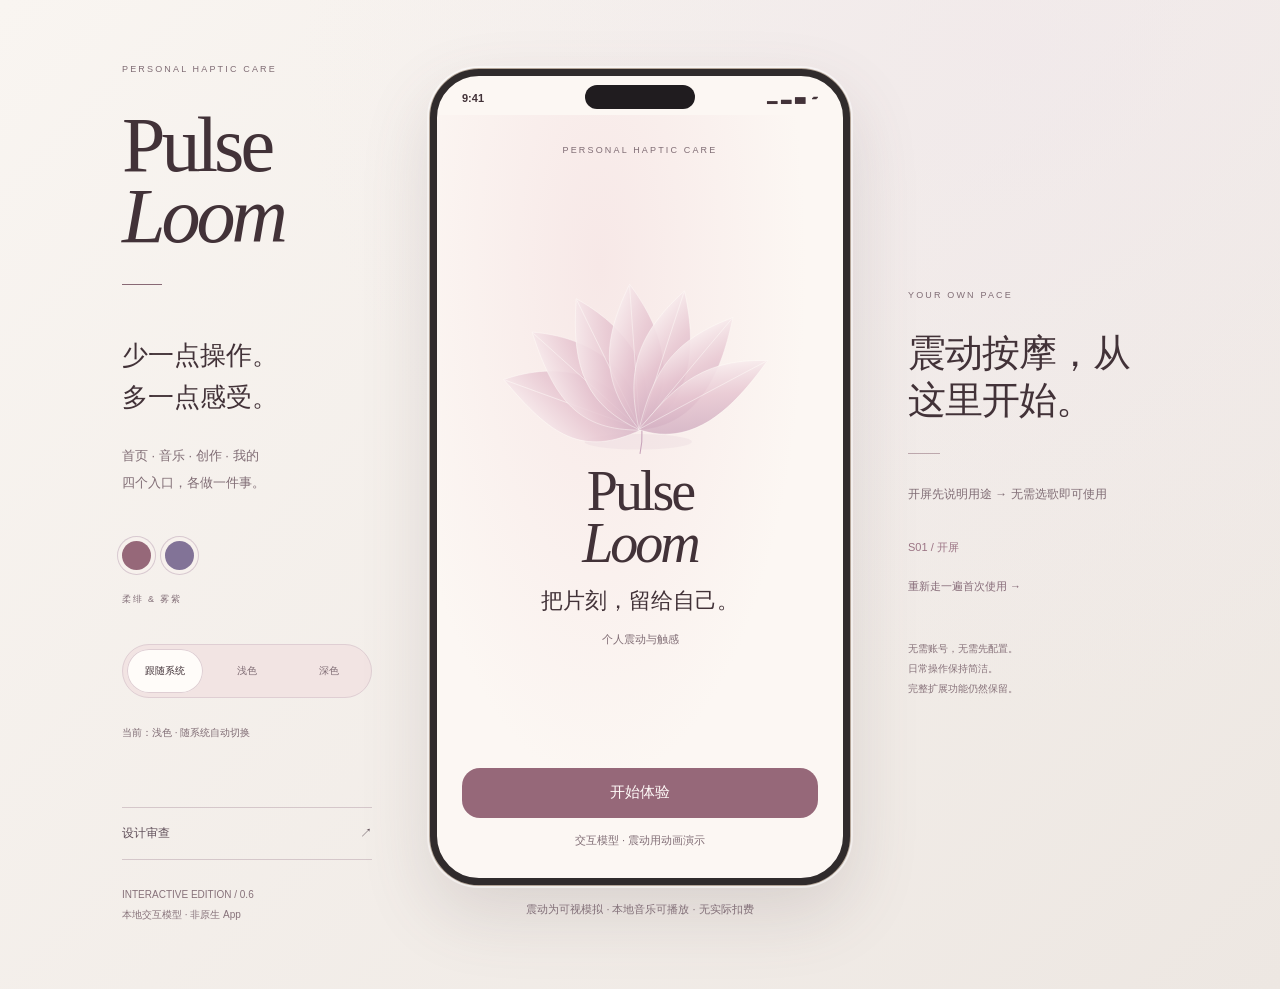
<file: Reference/v0.6/index.html>
<!doctype html>
<html lang="zh-CN"><head><meta charset="utf-8"><meta name="viewport" content="width=device-width,initial-scale=1,viewport-fit=cover"><meta name="color-scheme" content="light dark"><meta name="theme-color" content="#fcf7f3"><script>/* Pre-paint preference only. Existing local preferences are preserved. */(()=>{try{const s=JSON.parse(localStorage.getItem("pulse_loom_full_v06")||"{}"),m=["auto","light","dark"].includes(s.appearance)?s.appearance:"auto",d=m==="dark"||(m==="auto"&&matchMedia("(prefers-color-scheme: dark)").matches);document.documentElement.dataset.appearance=d?"dark":"light";}catch(e){document.documentElement.dataset.appearance=matchMedia("(prefers-color-scheme: dark)").matches?"dark":"light";}})();</script><meta name="description" content="Pulse Loom 触律全场景交互原型：启动、首页、节奏、音乐同步、编辑、录制、主题、组合会话、遥控模拟与隐私。无需安装，无实际支付或马达输出。"><title>Pulse Loom · 全场景交互原型 v0.6 · 简明交互</title><style>:root{--bg:#fcf7f3;--surface:#fffcf9;--tint:#f2e4e3;--tint2:#e8d4db;--accent:#966879;--ink:#423238;--muted:#806d75;--line:#dfced3;--on:#fffaf8;--hero1:#f7e8e7;--hero2:#e7c6d1;--hero3:#c7a2b9;--shadow:0 16px 40px #99697d10;--serif:"Iowan Old Style","Palatino Linotype","Songti SC","Noto Serif CJK SC",Georgia,serif;--sans:-apple-system,BlinkMacSystemFont,"PingFang SC","Noto Sans CJK SC","Microsoft YaHei",sans-serif;font-family:var(--sans);color:var(--ink);font-size:14px;color-scheme:light}
*{box-sizing:border-box}body{margin:0;background:radial-gradient(ellipse at 80% 5%,#efe5eb80,transparent 50%),linear-gradient(135deg,#f9f5f1,#ede7e2);min-height:100vh}button,input,select,textarea{font:inherit;color:inherit}button{background:none;border:0;cursor:pointer;touch-action:manipulation;-webkit-tap-highlight-color:transparent}button:disabled{opacity:.4;cursor:not-allowed}button:focus-visible,input:focus-visible,select:focus-visible,textarea:focus-visible,summary:focus-visible{outline:2px solid var(--accent);outline-offset:3px}input,select,textarea{max-width:100%;min-width:0}input[type=text],input[type=number],textarea,select{width:100%;border:1px solid var(--line);border-radius:15px;background:var(--surface);padding:12px 14px;min-height:46px}textarea{min-height:95px;resize:vertical}input[type=range]{-webkit-appearance:none;appearance:none;width:100%;height:30px;margin:5px 0;background:transparent;touch-action:pan-y}input[type=range]::-webkit-slider-runnable-track{height:5px;background:var(--tint2);border-radius:8px}input[type=range]::-webkit-slider-thumb{-webkit-appearance:none;width:22px;height:22px;border-radius:50%;background:var(--surface);border:1px solid var(--line);box-shadow:0 3px 8px #4d324322;margin-top:-8.5px}input[type=range]::-moz-range-track{height:5px;background:var(--tint2);border-radius:8px}input[type=range]::-moz-range-thumb{width:22px;height:22px;border-radius:50%;background:var(--surface);border:1px solid var(--line)}input[type=checkbox]{accent-color:var(--accent);width:18px;height:18px}h1,h2,h3,h4,p{margin:0}h1,h2,h3{font-family:var(--serif);font-weight:400;line-height:1.25}h1{font-size:29px;letter-spacing:-.8px}h2{font-size:24px}h3{font-size:19px}p{line-height:1.8}svg{display:block}.icon{width:22px;height:22px;fill:none;stroke:currentColor;stroke-width:1.4;stroke-linecap:round;stroke-linejoin:round;flex-shrink:0}.row{display:flex;align-items:center;gap:10px}.between{justify-content:space-between}.grow{flex:1;min-width:0}.muted{color:var(--muted)}.tiny{font-size:11px;line-height:1.7}.small{font-size:12px;line-height:1.7}.serif{font-family:var(--serif)}.caps,.eyebrow{font-size:9px;letter-spacing:.24em;text-transform:uppercase;color:var(--muted)}.accent{color:var(--accent)}.stack{display:grid;gap:12px}.gap{height:18px}.hidden,[hidden]{display:none!important}.workspace{display:grid;grid-template-columns:250px 420px 250px;gap:58px;justify-content:center;padding:36px 24px;min-height:100vh;align-items:center}.editorial{align-self:stretch;display:flex;flex-direction:column;padding:28px 0}.wordmark{font-family:var(--serif);font-weight:400;letter-spacing:-4px;font-size:78px;line-height:.91;margin:36px 0 50px}.wordmark em{font-weight:400}.hairline{display:block;width:40px;height:1px;background:#886975;margin-top:32px}.editorial h2{font-size:26px;line-height:1.6}.editorial p{margin-top:24px;color:#806d75;font-size:13px;line-height:2.15}.side-themes{display:flex;gap:14px;margin-top:44px}.side-themes button{width:29px;height:29px;border-radius:50%;box-shadow:0 0 0 4px #f7f1ed,0 0 0 5px #d8c9d0;min-height:29px}.side-caption{font-size:9px;letter-spacing:.2em;color:#826e77;line-height:2;margin-top:20px}.side-review{border-top:1px solid #d5c7ca;border-bottom:1px solid #d5c7ca;display:flex;justify-content:space-between;padding:17px 0;margin-top:48px;color:#62515b;font-size:12px;text-align:left}.side-foot{font-size:10px;color:#87727a;line-height:2;margin-top:auto;padding-top:25px}.stage{min-width:0}.device{width:420px;height:min(880px,calc(100vh - 84px));min-height:730px;background:var(--bg);border:7px solid #302b2c;border-radius:49px;box-shadow:0 0 0 1px #b3a497,0 0 0 3px #fff7,0 28px 70px #6150552a;overflow:hidden;display:flex;flex-direction:column;position:relative;isolation:isolate;color:var(--ink)}.statusbar{height:39px;min-height:39px;display:flex;justify-content:space-between;align-items:center;font-size:11px;font-weight:600;padding:6px 25px 0}.island{position:absolute;left:50%;top:9px;transform:translateX(-50%);width:110px;height:24px;border-radius:22px;background:#201c1f}.stage-caption{font-size:10px;color:#85727b;text-align:center;margin-top:15px}.scene-note{align-self:center}.scene-note h2{font-size:38px;line-height:1.25;margin-top:30px;letter-spacing:-1px}.note-rule{height:1px;width:32px;background:#bda8ad;margin:28px 0}.scene-note p{font-size:13px;color:#806d75;line-height:2}.scene-path{font-size:11px;color:#9b7484;line-height:2.1;margin-top:30px}.quiet-link{font-size:11px;color:#866b78;padding:20px 0;text-align:left;min-height:44px}#app{flex:1;min-height:0;overflow-y:auto;overscroll-behavior:contain;scrollbar-width:none;outline:0}#app::-webkit-scrollbar{display:none}.page{padding:12px 23px 28px;animation:appear .22s ease-out}.page-head{margin:5px 0 23px;display:flex;align-items:center;justify-content:space-between;gap:12px}.page-head .caps{display:block;margin-top:7px}.topbar{display:flex;align-items:center;justify-content:space-between;min-height:47px;margin:0 -7px 12px;gap:8px}.icon-btn{display:inline-flex;align-items:center;justify-content:center;width:44px;height:44px;min-width:44px;border-radius:50%}.icon-btn.soft{background:var(--tint)}.icon-btn.selected{color:var(--accent);background:var(--tint)}.text-btn{min-height:44px;padding:9px 3px;color:var(--accent);font-size:12px;display:inline-flex;align-items:center;gap:6px}.btn{display:flex;align-items:center;justify-content:center;gap:9px;width:100%;min-height:48px;border-radius:26px;padding:13px 18px;background:var(--accent);color:var(--on);font-size:13px;transition:transform .1s}.btn:active{transform:scale(.98)}.btn.secondary{background:var(--tint);color:var(--ink)}.btn.outline{border:1px solid var(--line);background:transparent;color:var(--ink)}.btn.ghost{background:none;color:var(--muted)}.btn.danger{background:var(--tint);color:var(--danger,#a0414f)}.two{display:grid;grid-template-columns:1fr 1fr;gap:10px}.three{display:grid;grid-template-columns:repeat(3,1fr);gap:8px}.section-title{margin:26px 0 12px;display:flex;align-items:center;justify-content:space-between;gap:8px}.section-title .text-btn{min-height:30px;font-size:11px}.badge{border:1px solid var(--line);border-radius:12px;font-size:9px;padding:3px 8px;letter-spacing:.04em;white-space:nowrap;display:inline-flex;gap:4px;align-items:center;color:var(--muted)}.badge.pro{background:var(--tint);color:var(--accent);border-color:transparent}.notice{font-size:11px;line-height:1.8;color:var(--muted);padding:12px 14px;background:var(--tint);border-radius:16px;overflow-wrap:anywhere}.notice.warn{color:var(--ink);border:1px solid var(--line)}.notice.error{color:var(--danger,#a0414f);border:1px solid currentColor;background:transparent}.lead{color:var(--muted);font-size:12px;line-height:1.9;margin:-10px 0 18px}.card{border:1px solid var(--line);border-radius:22px;padding:16px;background:color-mix(in srgb,var(--surface) 80%,transparent)}.card.soft{border:0;background:var(--tint)}.rule{height:1px;background:var(--line);margin:20px 0}.list-row{display:flex;align-items:center;gap:13px;border-bottom:1px solid var(--line);padding:14px 0;min-height:68px;width:100%;text-align:left}.list-row:last-child{border-bottom:0}.list-row h4{font-size:13px;font-weight:500;line-height:1.6}.list-row p{font-size:11px;color:var(--muted);margin-top:2px;overflow-wrap:anywhere}.list-row>.icon{color:var(--accent)}.list-row .thumb{width:60px;height:65px;border-radius:15px;overflow:hidden;flex-shrink:0;background:var(--tint)}.list-row .thumb svg{width:100%;height:100%}.list-row .thumb.big{width:80px;height:88px}.list-link{border:0;padding:0;flex:1;text-align:left;min-width:0;min-height:44px}.list-link h4{overflow-wrap:anywhere}.chevron{font-size:21px;color:var(--muted);font-weight:300}.toggle-row{display:flex;justify-content:space-between;align-items:center;gap:15px;padding:15px 0;border-bottom:1px solid var(--line)}.toggle-row b{font-weight:500;font-size:13px}.toggle-row p{font-size:11px;color:var(--muted);margin-top:4px;line-height:1.6}.switch{min-width:45px;width:45px;height:28px;border-radius:30px;background:var(--line);padding:3px;display:flex;align-items:center}.switch:after{content:"";width:22px;height:22px;background:var(--surface);border-radius:50%;box-shadow:0 1px 4px #0002;transition:transform .18s}.switch.on{background:var(--accent)}.switch.on:after{transform:translateX(17px)}.field{margin-top:17px}.field label{display:block;font-size:12px;color:var(--muted);margin-bottom:7px}.range-label{display:flex;justify-content:space-between;font-size:12px;align-items:center;gap:8px}.range-label output{font-variant-numeric:tabular-nums;color:var(--muted);white-space:nowrap}.range-help{display:flex;justify-content:space-between;color:var(--muted);font-size:9px;margin-top:-1px}.segments{display:flex;gap:6px;padding:4px;background:var(--tint);border-radius:30px}.segments button{flex:1;min-height:38px;border-radius:23px;padding:8px;font-size:11px;color:var(--muted)}.segments button.active{background:var(--surface);color:var(--ink);box-shadow:0 2px 7px #76506409}.chips{display:flex;gap:8px;overflow-x:auto;padding:2px 0 10px;scrollbar-width:none}.chip{border:1px solid var(--line);white-space:nowrap;min-height:38px;border-radius:25px;font-size:11px;padding:9px 14px;color:var(--muted)}.chip.active{background:var(--accent);color:var(--on);border-color:transparent}.checks{display:grid;gap:12px}.check{display:flex;align-items:center;gap:10px;font-size:12px;min-height:35px}.search{position:relative;margin:0 0 16px}.search input{border-radius:25px;padding-left:43px;background:var(--surface);font-size:12px}.search .icon{position:absolute;top:13px;left:14px;width:19px;color:var(--muted)}
#tabs{padding:8px 12px 4px;background:color-mix(in srgb,var(--surface) 95%,transparent);border-top:1px solid var(--line);display:grid;grid-template-columns:repeat(5,1fr);flex-shrink:0;z-index:8}#tabs button{min-height:49px;font-size:9px;color:var(--muted);display:grid;place-items:center;gap:3px;padding:3px}#tabs button .icon{width:21px;height:21px}#tabs button.active{color:var(--accent)}#tabs button.active .icon{stroke-width:2}.prototype-label{font-size:9px;color:var(--muted);background:var(--surface);padding:5px 8px 9px;min-height:26px;text-align:center;flex-shrink:0;z-index:8}.mini-player{border-top:1px solid var(--line);background:var(--tint);padding:6px 14px;display:flex;align-items:center;gap:10px;min-height:49px}.mini-player .mini-name{flex:1;text-align:left;font-size:12px;min-width:0;overflow:hidden;white-space:nowrap;text-overflow:ellipsis}.mini-player .icon-btn{width:36px;min-width:36px;height:36px}.mini-player .tiny{font-size:9px;display:block}.modal-shade{position:absolute;inset:0;background:#42303b45;backdrop-filter:blur(3px);z-index:40;display:flex;align-items:flex-end}.sheet{width:100%;max-height:92%;overflow:auto;background:var(--bg);border-radius:29px 29px 0 0;padding:12px 23px 25px;box-shadow:0 -10px 40px #35242b20;animation:sheet-in .2s ease-out;overscroll-behavior:contain}.sheet-handle{height:3px;width:30px;background:var(--line);margin:0 auto 8px;border-radius:5px}.sheet .topbar{margin-bottom:14px}.sheet .topbar h2{font-size:24px}.sheet-footer{margin-top:20px}.toast{position:absolute;bottom:104px;left:50%;transform:translateX(-50%);z-index:80;max-width:88%;width:max-content;background:var(--ink);color:var(--bg);border-radius:18px;font-size:12px;line-height:1.65;padding:11px 15px;text-align:center;opacity:0;pointer-events:none;transition:opacity .18s}.toast.show{opacity:1}.privacy-shield{display:none;position:absolute;inset:0;background:var(--bg);z-index:100;align-items:center;justify-content:center;flex-direction:column}.privacy-shield .wordmark{font-size:40px;letter-spacing:-2px}.privacy-shield p{color:var(--muted);font-size:12px}.privacy-shield.show{display:flex}
.splash{min-height:100%;padding:30px 25px;display:flex;flex-direction:column;text-align:center;justify-content:space-between;background:radial-gradient(ellipse at 40% 20%,var(--hero1),transparent 60%)}.splash-art{height:225px;max-width:290px;margin:18px auto -13px;width:100%}.splash-art svg{width:100%;height:100%}.splash .logo{font-family:var(--serif);font-size:56px;line-height:.92;letter-spacing:-3px}.splash .logo em{display:block}.splash h2{font-size:19px;letter-spacing:2px;margin-top:18px}.splash p{font-size:11px;color:var(--muted);margin:15px auto}.splash-foot{margin-top:22px}.welcome-art{height:215px;margin:3px -23px 18px;background:radial-gradient(ellipse,var(--hero1),transparent 75%)}.welcome-art svg{height:100%;width:100%}.onboard-steps{display:flex;justify-content:center;gap:6px;margin:23px 0}.onboard-steps i{width:6px;height:6px;border-radius:50%;background:var(--line)}.onboard-steps i.active{width:20px;border-radius:8px;background:var(--accent)}
.home-top{display:flex;justify-content:space-between;align-items:center;margin:0 0 13px}.home-top .logo{font-family:var(--serif);font-style:italic;font-size:27px;letter-spacing:-1px}.greeting{font-size:11px;color:var(--muted);margin-top:6px}.hero{position:relative;border-radius:29px;min-height:196px;background:linear-gradient(135deg,var(--hero1),var(--bg) 68%);padding:22px 18px;overflow:hidden}.hero-copy{position:relative;z-index:2;max-width:67%}.hero h1{font-size:34px;margin:13px 0 5px}.hero p{font-size:12px;color:var(--muted);line-height:1.8}.hero .hero-art{position:absolute;width:65%;height:100%;right:-10%;top:2%;opacity:.87;pointer-events:none}.hero .hero-art svg{width:100%;height:100%}.hero .hero-heart{position:absolute;top:7px;right:7px;z-index:4}.hero.is-orb{background:transparent;min-height:238px;text-align:center;display:flex;align-items:center;justify-content:center}.hero.is-orb .hero-art{width:108%;height:116%;left:-4%;right:auto;top:-10%;opacity:.8}.hero.is-orb .hero-copy{max-width:none;padding-top:25px;z-index:3}.hero.is-orb p{max-width:220px}.hero.is-orb h1{margin:12px 0 8px}.hero-small{min-height:110px;padding:17px}.hero-small h2{margin:8px 0;font-size:24px}.hero-small .hero-art{right:-6%;width:47%}.art-tile{position:relative;border-radius:22px;overflow:hidden;background:var(--hero1);height:157px}.art-tile svg{width:100%;height:100%}.feature-tile{width:100%;text-align:left;border-radius:22px;background:var(--surface);overflow:hidden;border:1px solid var(--line);padding:0}.feature-tile .tile-body{padding:13px}.tile-body h3{font-size:20px;margin-bottom:5px}.tile-body p{font-size:11px;color:var(--muted)}.tile-body .badge{margin-top:9px}.quick-grid{display:grid;grid-template-columns:repeat(3,1fr);gap:9px}.quick{padding:0;border-radius:17px;overflow:hidden;text-align:left;background:var(--surface);border:1px solid var(--line)}.quick .art{height:61px;overflow:hidden}.quick svg{height:100%;width:100%}.quick strong{font-size:11px;font-weight:500;display:block;padding:8px 10px 3px}.quick small{font-size:9px;color:var(--muted);display:block;padding:0 10px 10px}.flow-wave{position:relative;height:72px;color:var(--accent);overflow:hidden;margin:8px -9px 0}.flow-wave svg{width:100%;height:100%}.flow-wave .playline{position:absolute;height:70%;width:1px;background:var(--accent);left:0;top:15%;opacity:.45}.time-row{text-align:center;font-size:12px;font-variant-numeric:tabular-nums;color:var(--muted);letter-spacing:.04em;margin:3px 0}.time-row strong{font-size:16px;color:var(--ink);font-weight:400}.transport{display:flex;justify-content:center;align-items:center;gap:26px;margin:14px 0}.transport .play{width:66px;height:66px;background:linear-gradient(135deg,var(--tint2),var(--accent));color:var(--on);border:1px solid #ffffff88;border-radius:50%;box-shadow:0 8px 22px #95657c24;display:grid;place-items:center}.transport .play .icon{width:25px;height:25px}.transport .stop{border:1px solid var(--line);background:var(--surface)}.control-block{border-top:1px solid var(--line);padding-top:14px;margin-top:8px}.home-adjust{display:grid;grid-template-columns:1fr 1fr;gap:9px;margin-top:8px}.home-adjust button{border-radius:24px;border:1px solid var(--line);padding:10px 12px;font-size:11px;display:flex;align-items:center;gap:8px;min-height:44px;background:var(--surface)}.home-adjust .icon{width:17px;height:17px}.banner-link{display:flex;align-items:center;gap:13px;padding:18px 15px;background:linear-gradient(115deg,var(--tint),var(--surface));border:1px solid var(--line);border-radius:21px;text-align:left;width:100%;margin-top:18px}.banner-link h3{font-size:21px}.banner-link p{font-size:11px;color:var(--muted);margin-top:5px}.banner-link .icon{width:30px;height:30px;color:var(--accent)}.empty{text-align:center;padding:33px 17px}.empty>.icon{margin:0 auto 15px;width:37px;height:37px;color:var(--accent)}.empty h3{font-size:22px}.empty p{margin:12px 0 20px;font-size:12px;color:var(--muted)}.detail-art{height:228px;border-radius:28px;overflow:hidden;background:var(--hero1);position:relative;margin-bottom:20px}.detail-art svg{width:100%;height:100%}.detail-art .art-text{position:absolute;bottom:0;left:0;right:0;background:linear-gradient(transparent,#54404d60);padding:35px 20px 18px;color:white}.art-text h1{font-size:30px;margin-top:8px}.art-text .caps{color:#ffffffd9}.detail-controls{margin:18px 0}.key-stats{display:grid;grid-template-columns:repeat(3,1fr);gap:10px;padding:15px 0;border-top:1px solid var(--line);border-bottom:1px solid var(--line);margin:17px 0}.key-stats strong{display:block;font-family:var(--serif);font-size:22px;font-weight:400}.key-stats small{font-size:10px;color:var(--muted)}.note-script{font-family:var(--serif);font-style:italic;text-align:center;color:var(--accent);font-size:19px;margin:24px 0 4px}.focus-orb{height:260px}.focus-orb svg{height:100%;width:100%}
.timeline-wrap{overflow-x:auto;border-radius:17px;background:var(--tint);padding:14px 8px;margin:15px 0 8px;scrollbar-width:thin}.timeline{height:72px;display:flex;gap:3px;align-items:flex-end;min-width:100%;padding-bottom:20px}.event-bar{border:1px solid var(--line);background:var(--hero2);min-width:16px;border-radius:7px 7px 3px 3px;position:relative;cursor:pointer;padding:0}.event-bar.active{background:var(--accent);outline:2px solid var(--accent);outline-offset:2px}.event-bar span{position:absolute;bottom:-18px;left:0;right:0;text-align:center;font-size:9px;color:var(--muted)}.event-bar:nth-child(3n){background:var(--hero3)}.event-bar.active:nth-child(3n){background:var(--accent)}.editor-tools{display:flex;justify-content:space-between;gap:3px;flex-wrap:wrap}.editor-tools .text-btn{font-size:11px}.number-row{display:grid;grid-template-columns:1fr 1fr;gap:10px}.number-row .field{margin-top:10px}.unit-input{display:flex;align-items:center;gap:7px}.unit-input span{font-size:10px;color:var(--muted)}.unit-input input{font-size:13px;padding:10px;min-width:0}.editor-footer{display:grid;grid-template-columns:1fr 1fr;gap:9px;margin-top:17px}.editor-error{color:var(--danger,#a0414f);font-size:11px;padding-top:8px}.curvebox{background:var(--tint);border-radius:20px;overflow:hidden;margin:14px 0;touch-action:none}.curvebox svg{width:100%;height:190px;touch-action:none}.node-row{padding:9px 0;border-bottom:1px solid var(--line);display:grid;grid-template-columns:25px 1fr 1fr 36px;gap:8px;align-items:center;font-size:11px}.node-row input{min-height:37px;padding:7px;border-radius:10px}.record-pad{height:257px;width:100%;border-radius:50%;background:radial-gradient(ellipse,var(--surface) 6%,var(--hero1) 40%,var(--hero2) 64%,transparent 70%);position:relative;display:flex;align-items:center;justify-content:center;flex-direction:column;margin:10px 0;touch-action:none;user-select:none;-webkit-user-select:none;-webkit-touch-callout:none;outline-offset:-15px}.record-pad:before,.record-pad:after{content:"";position:absolute;inset:25px 47px;border:1px solid color-mix(in srgb,var(--accent) 20%,transparent);border-radius:50%;pointer-events:none}.record-pad:after{inset:42px 64px}.record-pad .icon{width:30px;height:30px;margin-bottom:12px}.record-pad strong{font-family:var(--serif);font-weight:400;font-size:23px}.record-pad small{font-size:10px;color:var(--muted);margin-top:10px}.record-pad.pressed{background:radial-gradient(ellipse,var(--hero1) 1%,var(--hero2) 43%,var(--hero3) 64%,transparent 70%)}.record-time{font-variant-numeric:tabular-nums;font-size:28px;text-align:center;font-family:var(--serif);margin-bottom:8px}.xy-pad{height:240px;background:linear-gradient(0deg,var(--hero2),var(--surface));border:1px solid var(--line);border-radius:24px;position:relative;touch-action:none;user-select:none}.xy-pad:before{content:"";position:absolute;left:50%;height:100%;border-left:1px dashed var(--line)}.xy-pad:after{content:"";position:absolute;top:50%;width:100%;border-top:1px dashed var(--line)}.xy-dot{position:absolute;width:38px;height:38px;border-radius:50%;background:var(--accent);box-shadow:0 0 0 12px #b9889b22;transform:translate(-50%,-50%);pointer-events:none}.xy-label{position:absolute;font-size:10px;color:var(--muted);padding:12px}.xy-label.top{top:0;left:0}.xy-label.bottom{bottom:0;right:0}
.music-disc{height:160px;width:160px;border-radius:50%;background:repeating-radial-gradient(circle at center,transparent 0 7px,#ffffff35 8px 9px),conic-gradient(from 15deg,var(--hero1),var(--hero3),var(--hero1),var(--hero2),var(--hero1));margin:12px auto 17px;position:relative;box-shadow:0 15px 24px #9c72901a}.music-disc:after{content:"";position:absolute;width:34px;height:34px;border-radius:50%;left:calc(50% - 17px);top:calc(50% - 17px);background:var(--bg);border:1px solid var(--line)}.music-disc.playing{animation:rotate 25s linear infinite}.music-center{text-align:center}.music-center h1{font-size:27px;overflow-wrap:anywhere}.music-center p{color:var(--muted);font-size:11px;margin-top:7px}.meter{height:5px;border-radius:10px;background:var(--tint);overflow:hidden;margin:8px 0}.meter>span{height:100%;display:block;background:var(--accent);width:0;transition:width .06s}.source-option{border:1px solid var(--line);border-radius:20px;padding:18px 14px;display:flex;gap:13px;align-items:center;text-align:left;min-height:83px;background:var(--surface);width:100%}.source-option>.icon{width:28px;height:28px;color:var(--accent)}.source-option h3{font-size:18px;margin-bottom:6px}.source-option p{font-size:11px;color:var(--muted)}.theme-grid{display:grid;grid-template-columns:1fr 1fr;gap:13px}.theme-card{padding:0;border:1px solid var(--line);border-radius:22px;overflow:hidden;text-align:left;position:relative}.theme-card.active{border-color:var(--accent);box-shadow:0 0 0 1px var(--accent)}.theme-swatch{height:155px;position:relative;overflow:hidden}.theme-swatch svg{width:100%;height:100%}.theme-caption{padding:12px 13px;background:var(--surface)}.theme-caption h3{font-size:21px}.theme-caption p{font-size:11px;color:var(--muted);margin-top:4px}.swatch-dots{display:flex;gap:7px;margin:11px 0}.swatch-dots i{width:19px;height:19px;border-radius:50%;border:1px solid #9992}.theme-preview{border:1px solid var(--line);border-radius:27px;padding:22px;background:var(--bg);margin-bottom:20px}.theme-preview .hero{min-height:163px}.theme-preview .hero h1{font-size:28px}.profile-mark{width:68px;height:68px;border:1px solid var(--line);border-radius:50%;background:var(--hero1);display:grid;place-items:center;font-family:var(--serif);font-size:30px}.profile-top{padding:10px 0 20px;display:flex;gap:17px;align-items:center}.profile-top h1{font-size:28px}.profile-top p{color:var(--muted);font-size:11px;margin-top:6px}.stat-links{display:grid;grid-template-columns:repeat(3,1fr);border-top:1px solid var(--line);border-bottom:1px solid var(--line);padding:15px 0}.stat-links button{text-align:center;min-height:48px}.stat-links b{display:block;font-family:var(--serif);font-size:23px;font-weight:400}.stat-links small{font-size:10px;color:var(--muted)}.price-card{border:1px solid var(--accent);background:var(--tint);border-radius:21px;padding:20px;margin:18px 0}.price-card strong{font-family:var(--serif);font-size:36px;font-weight:400}.price-card p{font-size:11px;color:var(--muted)}.benefits{padding:15px 0;display:grid;gap:15px;font-size:12px}.benefits .icon{color:var(--accent);width:18px}.receipt{padding:30px 10px;text-align:center}.receipt .seal{border:1px solid var(--line);border-radius:50%;width:90px;height:90px;display:grid;place-items:center;margin:0 auto 25px;background:var(--tint)}.receipt .seal .icon{width:35px;height:35px;color:var(--accent)}.receipt p{font-size:12px;color:var(--muted);margin:18px 0 25px}.watch{background:#332b33;border:5px solid #72666e;border-radius:42px;padding:20px 14px;width:190px;height:220px;margin:20px auto;color:#f9edf5;text-align:center;box-shadow:0 9px 28px #44334422}.watch h3{font-size:18px;margin-top:12px}.watch .btn{margin-top:12px;min-height:40px}.watch .icon-btn{margin:10px auto;color:#f9edf5}.connection-code{font-size:34px;letter-spacing:.25em;font-family:var(--serif);text-align:center;padding:18px;background:var(--tint);border-radius:20px;margin:18px 0}.remote-pad{background:var(--tint);border-radius:24px;padding:18px;margin:16px 0}.routine-item{display:grid;grid-template-columns:24px 1fr 42px 36px;gap:6px;align-items:center;border-bottom:1px solid var(--line);padding:13px 0;font-size:12px}.routine-item b{font-size:11px;font-weight:500}.routine-item p{font-size:11px;color:var(--muted)}.review-group{margin:23px 0}.review-group h3{margin-bottom:12px}.screen-link{width:100%;display:flex;align-items:center;justify-content:space-between;padding:13px 0;border-bottom:1px solid var(--line);font-size:12px;text-align:left}.screen-link small{font-size:10px;color:var(--muted)}.screen-link code{font-size:9px;color:var(--accent)}.breath-disc{width:240px;height:240px;border-radius:50%;margin:18px auto;display:flex;align-items:center;justify-content:center;flex-direction:column;position:relative;background:radial-gradient(circle,var(--surface),var(--hero1) 35%,var(--hero2) 58%,transparent 72%)}.breath-disc h2{font-size:30px}.breath-disc p{font-size:12px;color:var(--muted);margin-top:10px}.breath-disc .breath-ring{position:absolute;inset:30px;border-radius:50%;border:1px solid var(--accent);opacity:.3;pointer-events:none}.widget-preview{padding:17px;background:var(--tint);border-radius:24px;min-height:140px;border:1px solid var(--line)}.widget-preview h3{font-size:21px}.widget-preview .row{margin-top:15px}.artful-icon{width:64px;height:64px;background:var(--hero1);border-radius:18px;display:grid;place-items:center}.artful-icon .icon{width:36px;height:36px;color:var(--accent)}details{border-bottom:1px solid var(--line);padding:14px 0}summary{cursor:pointer;font-size:13px;min-height:30px;line-height:1.8}details p{font-size:12px;color:var(--muted);padding:10px 0}.reduced *{animation:none!important;transition:none!important}.large-text{font-size:16px}.large-text .small,.large-text .list-row h4,.large-text .range-label{font-size:15px}.large-text .tiny,.large-text .list-row p{font-size:13px}
@keyframes appear{from{opacity:.4;transform:translateY(4px)}to{opacity:1;transform:none}}@keyframes sheet-in{from{transform:translateY(18%);opacity:.6}to{transform:none;opacity:1}}@keyframes rotate{to{transform:rotate(360deg)}}
@media(max-width:1120px){.workspace{grid-template-columns:205px 414px;gap:40px}.scene-note{display:none}.device{width:414px}.wordmark{font-size:66px}}
@media(max-width:700px){body{background:var(--bg)}.workspace{display:block;padding:0;min-height:100dvh}.editorial,.scene-note,.stage-caption,.statusbar{display:none}.device{width:100%;max-width:520px;margin:auto;border:0;border-radius:0;box-shadow:none;height:100dvh;min-height:0}.page{padding:calc(13px + env(safe-area-inset-top)) 22px 24px}.prototype-label{padding-bottom:max(7px,env(safe-area-inset-bottom));font-size:9px}#tabs{padding-top:8px}.splash{padding-top:calc(27px + env(safe-area-inset-top));padding-bottom:max(22px,env(safe-area-inset-bottom))}.sheet{padding-bottom:max(24px,env(safe-area-inset-bottom))}.splash-art{height:240px}.theme-swatch{height:150px}}
@media(max-width:360px){.page{padding-left:17px;padding-right:17px}.hero h1{font-size:30px}.hero{min-height:173px;padding:17px}.hero.is-orb{min-height:195px}.transport{gap:17px}.btn{font-size:12px}.two{gap:8px}.theme-swatch{height:125px}.music-disc{width:134px;height:134px}.record-pad{height:225px}.record-pad:before{inset:20px 30px}.record-pad:after{inset:35px 45px}}
@media(max-height:710px){.home-top{margin-bottom:6px}.hero{min-height:150px;padding:16px}.hero h1{font-size:29px;margin:8px 0 5px}.hero.is-orb{min-height:176px}.flow-wave{height:47px;margin-top:2px}.transport{margin:9px 0;gap:20px}.transport .play{width:56px;height:56px}.home-top .logo{font-size:25px}.greeting{margin-top:3px;font-size:10px}.control-block{padding-top:9px}.home-adjust{margin-top:4px}.home-adjust button{padding:8px 11px;min-height:40px}.splash-art{height:155px;margin:0 auto}.splash .logo{font-size:48px}.splash h2{font-size:17px}.splash p{margin:10px auto}.splash-foot{margin-top:13px}.welcome-art{height:145px}.record-pad{height:210px}.record-pad:before{inset:18px 52px}.record-pad:after{inset:35px 65px}}
@media(prefers-reduced-motion:reduce){*{animation:none!important;transition:none!important}}

.unit-input span{white-space:nowrap;flex-shrink:0}.unit-input input{width:100%}.hero-copy{min-width:0}
/* Compact phone height: preserve visible start/stop/gain/timer, trim only decorative copy. */
@media(max-height:620px){.home-top+.hero{min-height:124px}.home-top+.hero .hero-copy p{max-height:18px;overflow:hidden}.home-top~.flow-wave{height:38px}.home-top~.control-block .field{margin-top:5px}.home-top~.control-block{padding-top:5px}}

/* v0.4.1 — appearance-only extension. Layout and all 45 routes remain unchanged. */
html{background:var(--bg)}
.appearance-controls{margin:10px 0 16px}
.appearance-controls .segments button{min-height:44px}
.appearance-status{font-size:11px;color:var(--muted);line-height:1.8;margin-top:9px;letter-spacing:0}
.appearance-controls .segments button.active{box-shadow:inset 0 0 0 1px var(--line);font-weight:500}
.side-appearance{margin-top:26px}
.side-appearance .segments{border:1px solid var(--line)}
.side-appearance .segments button{font-size:10px;padding:6px;white-space:nowrap}
.side-appearance .appearance-status{font-size:10px}
html[data-appearance="dark"]{--bg:#15151a;--surface:#212129;--tint:#292734;--ink:#f1eef7;--muted:#b9b2c8;--line:#45404f;color-scheme:dark}
html[data-appearance="dark"] body{background:radial-gradient(ellipse at 70% 15%,color-mix(in srgb,var(--hero2) 30%,transparent),transparent 58%),var(--bg);color:var(--ink)}
html[data-appearance="dark"] :is(.editorial p,.scene-note p,.side-caption,.side-foot,.stage-caption,.quiet-link,.scene-path){color:var(--muted)}
html[data-appearance="dark"] .side-review{color:var(--ink);border-color:var(--line)}
html[data-appearance="dark"] :is(.hairline,.note-rule){background:var(--line)}
html[data-appearance="dark"] .side-themes button{box-shadow:0 0 0 4px var(--bg),0 0 0 5px var(--line)}
html[data-appearance="dark"] .device{border-color:#28262c;box-shadow:0 0 0 1px #4b4650,0 0 0 3px #151418,0 28px 70px #00000055}
html[data-appearance="dark"] .island{background:#0d0c0f}
.device[data-appearance="dark"] .modal-shade{background:#09080d99;backdrop-filter:blur(5px)}
.device[data-appearance="dark"] .sheet{background:var(--elevated);border-top:1px solid var(--line);box-shadow:0 -16px 48px #00000040}
.device[data-appearance="dark"] .sheet :is(input[type="text"],input[type="number"],select,textarea){background:var(--surface)}
.device[data-appearance="dark"] .transport .play{background:linear-gradient(145deg,color-mix(in srgb,var(--accent) 90%,white),var(--accent));color:var(--on);border-color:color-mix(in srgb,var(--accent) 70%,transparent);box-shadow:0 7px 26px #00000026}
.device[data-appearance="dark"] input[type="range"]::-webkit-slider-thumb{background:var(--ink);border-color:var(--accent);box-shadow:0 2px 7px #0004}
.device[data-appearance="dark"] input[type="range"]::-moz-range-thumb{background:var(--ink);border-color:var(--accent);box-shadow:0 2px 7px #0004}
.device[data-appearance="dark"] input[type="range"]::-webkit-slider-runnable-track{background:color-mix(in srgb,var(--accent) 40%,var(--surface))}
.device[data-appearance="dark"] input[type="range"]::-moz-range-track{background:color-mix(in srgb,var(--accent) 40%,var(--surface))}
.device[data-appearance="dark"] input::placeholder,.device[data-appearance="dark"] textarea::placeholder{color:var(--muted);opacity:.8}
.device[data-appearance="dark"] .switch:not(.on)::after{background:var(--ink)}
.device[data-appearance="dark"] .toast{background:var(--elevated);color:var(--ink);border:1px solid var(--line);box-shadow:0 8px 24px #0004}
.device[data-appearance="dark"] .detail-art .art-text{background:linear-gradient(transparent,#15121bd9);color:#f6f0f7}
.device[data-appearance="dark"] .music-disc{background:repeating-radial-gradient(circle at center,transparent 0 7px,#ffffff10 8px 9px),conic-gradient(from 15deg,var(--hero1),var(--hero3),var(--hero1),var(--hero2),var(--hero1));box-shadow:0 15px 24px #0003}
.device[data-appearance="dark"] .xy-dot{box-shadow:0 0 0 12px color-mix(in srgb,var(--accent) 12%,transparent)}
.device[data-appearance="dark"] .hero.is-orb .hero-copy{padding:25px 12px 8px;background:radial-gradient(ellipse,color-mix(in srgb,var(--bg) 58%,transparent),transparent 72%);border-radius:50%}
@media(max-width:700px){html[data-appearance="dark"] body{background:var(--bg)}html[data-appearance="dark"] .device{border:0;box-shadow:none}}
/* A restrained fallback avoids a white document before the inline app initializes. */
@media(prefers-color-scheme:dark){html:not([data-appearance]){background:#15151a;color-scheme:dark}html:not([data-appearance]) body{background:#15151a}}
@media(prefers-contrast:more){.device[data-appearance="dark"]{--muted:#e4dce7!important;--line:#857c8b!important}.device[data-appearance="dark"] .card{background:var(--surface)}}
@media(prefers-reduced-transparency:reduce){.device[data-appearance="dark"] :is(.card,#tabs){background:var(--surface)}.device[data-appearance="dark"] .modal-shade{backdrop-filter:none}}

/* v0.5 — haptic-first editorial layer. Six light/dark palettes are inherited. */
#tabs{grid-template-columns:repeat(4,1fr);padding:9px 18px 5px}
#tabs button{font-size:10px;gap:5px;min-height:47px}
#hapticDock{flex-shrink:0;background:var(--bg);position:relative;z-index:9;padding:12px 23px 8px;border-top:1px solid color-mix(in srgb,var(--line) 65%,transparent)}
#hapticDock p{font-size:9px;text-align:center;color:var(--muted);margin:7px 0 0;line-height:1.4}
.haptic-dock-controls{display:grid;grid-template-columns:1fr 86px;gap:12px}
.haptic-start,.haptic-stop{display:flex;justify-content:center;align-items:center;gap:9px;min-height:54px;border-radius:27px;font-size:14px;font-weight:500;letter-spacing:.04em}
.haptic-start{background:var(--accent);color:var(--on);box-shadow:0 6px 17px color-mix(in srgb,var(--accent) 14%,transparent)}
.haptic-start:active{filter:brightness(.97)}
.haptic-start .icon{height:21px;width:21px}
.haptic-stop{background:var(--surface);border:1px solid var(--line);color:var(--ink);font-size:12px;gap:7px}
.haptic-stop .icon{width:17px;height:17px}
.haptic-home{padding:8px 23px 16px;animation:none}
.home-top{margin-bottom:16px;min-height:45px}
.home-top .logo{font-size:28px;letter-spacing:-1.1px}
.home-intro{display:flex;position:relative;align-items:center;min-height:85px;margin-bottom:1px}
.home-intro .caps{font-size:8px;letter-spacing:.21em}
.home-intro h1{font-family:var(--serif);font-size:33px;letter-spacing:2px;margin:10px 0 6px}
.home-intro p{font-size:12px;color:var(--muted);letter-spacing:.12em}
.intro-flower{position:absolute;right:-27px;top:-15px;width:133px;height:118px;opacity:.7;pointer-events:none}
.intro-flower svg{height:100%;width:100%}
.haptic-field{--request-level:0;position:relative;height:132px;display:flex;align-items:center;justify-content:center;isolation:isolate;margin:1px -10px 2px;overflow:hidden}
.haptic-field.large{height:229px;margin:15px -10px}
.haptic-field.compact{height:117px;margin:5px -10px}
.haptic-wash{position:absolute;inset:0;background:radial-gradient(ellipse at 50% 58%,color-mix(in srgb,var(--hero2) 48%,transparent),transparent 69%);z-index:-1}
.touch-orbit{position:absolute;border:1px solid color-mix(in srgb,var(--accent) 21%,transparent);border-radius:50%;transform:scale(calc(.99 + var(--request-level)*.18));transition:transform .16s linear,opacity .16s linear;opacity:calc(.40 + var(--request-level)*.50);width:55%;height:58%;}
.touch-orbit.orbit-a{width:39%;height:75%;border-radius:47% 53% 46% 54%;transform:rotate(-13deg) scale(calc(.99 + var(--request-level)*.1));border-color:color-mix(in srgb,var(--accent) 27%,transparent)}
.touch-orbit.orbit-b{width:62%;height:69%;transform:rotate(9deg) scale(calc(.99 + var(--request-level)*.13));border-color:color-mix(in srgb,var(--accent) 17%,transparent)}
.touch-orbit.orbit-c{width:86%;height:55%;transform:rotate(-7deg) scale(calc(.99 + var(--request-level)*.1));border-color:color-mix(in srgb,var(--accent) 17%,transparent)}
.haptic-emblem{width:48px;height:68px;border-radius:25px;display:grid;place-items:center;background:color-mix(in srgb,var(--surface) 66%,transparent);color:var(--accent);box-shadow:0 6px 30px color-mix(in srgb,var(--hero3) 11%,transparent);margin-top:-9px}
.haptic-emblem .icon{width:29px;height:40px;stroke-width:.85}
.field-note{position:absolute;bottom:7px;font-size:9px;color:var(--muted);letter-spacing:.11em}
.haptic-field.large .haptic-emblem{width:74px;height:100px;border-radius:37px}
.haptic-field.large .haptic-emblem .icon{width:42px;height:58px}
.haptic-field.large .field-note{bottom:9px}
.haptic-field.still .touch-orbit{transform:none!important;transition:none!important;opacity:.55!important}
.haptic-output{display:flex;justify-content:space-between;align-items:center;color:var(--muted);font-size:10px;padding:7px 0 11px;gap:10px}
.haptic-output>span:first-child{display:flex;align-items:center;gap:6px}
.haptic-output i{display:block;width:5px;height:5px;background:var(--line);border-radius:50%}
.haptic-output i.active{background:var(--accent);box-shadow:0 0 0 3px var(--tint)}
.haptic-output b{font-size:12px;font-weight:400;color:var(--ink);font-variant-numeric:tabular-nums}
.haptic-output small{font-size:9px}
.current-haptic{display:flex;gap:10px;align-items:center;padding:14px 0 15px;border-top:1px solid var(--line);border-bottom:1px solid var(--line)}
.current-pattern-button{display:flex;flex-direction:column;flex:1;align-items:flex-start;text-align:left;gap:3px;min-width:0;min-height:60px}
.current-pattern-button strong{font-family:var(--serif);font-size:24px;letter-spacing:1px;font-weight:400;max-width:100%;overflow:hidden;text-overflow:ellipsis;white-space:nowrap}
.current-haptic .pulse-mark{width:61px;opacity:.85}
.current-haptic .text-btn{font-size:11px;flex-shrink:0;min-width:35px}
.strength-control{margin:19px 0 17px}
.strength-control .range-label{font-size:13px;margin-bottom:7px}
.strength-control output{font-family:var(--serif);font-size:23px;color:var(--ink);font-variant-numeric:tabular-nums}
.strength-control .range-help{font-size:9px;margin-top:3px}
.haptic-adjust-row{display:grid;grid-template-columns:1fr 1fr;gap:12px}
.time-chip,.texture-chip{min-height:50px;display:flex;align-items:center;text-align:left;border:1px solid var(--line);border-radius:17px;gap:9px;padding:9px 12px;background:color-mix(in srgb,var(--surface) 65%,transparent)}
.time-chip>.icon,.texture-chip>.icon{width:18px;height:18px;color:var(--accent)}
.time-chip>.icon:last-child,.texture-chip>.icon:last-child{width:12px;margin-left:auto}
.time-chip span,.texture-chip span{display:flex;flex-direction:column;font-size:11px;gap:2px}
.time-chip b{font-size:14px;font-weight:400;font-variant-numeric:tabular-nums}
.time-chip small,.texture-chip small{font-size:9px;color:var(--muted)}
.haptic-home .section-title{margin-top:23px;margin-bottom:11px}
.haptic-home .section-title h3{font-size:16px}
.haptic-home .section-title .text-btn{font-size:10px}
.haptic-quick-row{display:grid;grid-template-columns:repeat(3,1fr);gap:10px}
.haptic-quick{display:flex;flex-direction:column;align-items:center;border:1px solid var(--line);border-radius:17px;padding:7px 5px 10px;background:var(--surface);min-height:85px}
.haptic-quick.selected{border-color:var(--accent);background:color-mix(in srgb,var(--tint) 70%,var(--surface))}
.pulse-mark{width:74px;height:33px}
.pulse-mark.wide{width:100%;height:68px}
.haptic-quick .pulse-mark{width:58px;height:26px;margin:1px 0 5px}
.haptic-quick span{font-size:12px}
.haptic-quick small{font-size:9px;color:var(--muted);margin-top:3px}
.method-shortcuts{display:grid;grid-template-columns:repeat(3,1fr);gap:10px;padding:6px 0 14px;border-bottom:1px solid var(--line)}
.method-shortcuts button{display:flex;align-items:center;flex-direction:column;gap:8px;min-height:85px}
.method-shortcuts .icon{width:26px;height:26px;color:var(--accent)}
.method-shortcuts span{font-size:11px}
.method-shortcuts small{font-size:9px;color:var(--muted)}
.home-secondary-links{display:grid;grid-template-columns:1fr 1fr;margin-top:6px}
.home-secondary-links .btn{font-size:11px}
.pattern-signature{width:64px;min-width:64px;background:var(--tint);border-radius:16px;display:flex;align-items:center;justify-content:center;height:58px}
.pattern-signature .pulse-mark{width:49px;height:30px}
.haptic-pattern-row .list-link h4{font-size:15px;font-weight:400;display:flex;align-items:center;gap:8px}
.haptic-pattern-row .list-link p{font-size:10px}
.pattern-compare{display:grid;grid-template-columns:1fr 1fr;gap:14px;margin:6px 0 27px}
.pattern-compare button{border-radius:21px;background:var(--tint);text-align:left;padding:17px 15px;overflow:hidden}
.pattern-compare h3{font-size:19px;margin-top:11px}
.pattern-compare .pulse-mark{height:60px;margin-top:9px}
.pattern-compare p{font-size:10px;color:var(--muted)}
.haptic-detail-heading{position:relative;display:flex;justify-content:space-between;align-items:center;min-height:120px}
.haptic-detail-heading h1{font-size:38px;letter-spacing:2px;margin:14px 0 10px}
.haptic-detail-heading p{font-size:11px;color:var(--muted)}
.detail-flower{position:absolute;width:143px;height:143px;right:-24px;top:-7px;opacity:.65;pointer-events:none}
.detail-flower svg{width:100%;height:100%}
.pattern-diagram{background:var(--tint);border-radius:23px;padding:17px 17px 14px}
.pattern-diagram>.row{font-size:12px}
.pattern-diagram small{font-size:9px;color:var(--muted)}
.pattern-diagram .pulse-mark{margin-top:12px;height:75px}
.pattern-diagram p{font-size:10px;color:var(--muted);margin-top:12px}
.focus-title{font-size:29px;margin:15px 0 0;letter-spacing:1px}
.source-flow{border:1px solid var(--line);border-radius:21px;padding:21px 12px;display:flex;align-items:center;justify-content:space-between;gap:5px}
.source-flow span{display:flex;flex-direction:column;align-items:center;gap:12px;font-size:11px}
.source-flow .icon{width:27px;height:27px;color:var(--accent)}
.source-flow b{font-size:13px;color:var(--muted);font-weight:400}
.music-source-strip{display:flex;align-items:center;gap:13px;border-top:1px solid var(--line);border-bottom:1px solid var(--line);padding:12px 0}
.music-source-strip>.icon{width:19px;color:var(--muted)}
.music-source-strip strong{display:block;overflow:hidden;text-overflow:ellipsis;white-space:nowrap;font-size:14px;font-weight:400;margin-top:4px}
.music-source-strip .text-btn{font-size:11px}
.source-details{margin-top:22px}
.source-details summary{font-size:11px;line-height:2.2;color:var(--muted)}
.source-details summary>span{margin-left:12px;font-variant-numeric:tabular-nums}
.haptic-mini .mini-name b{font-weight:400;font-size:12px}
.haptic-mini .icon{color:var(--accent)}
.haptic-mini .stop{border:1px solid var(--line);background:var(--surface);width:44px;height:44px;min-width:44px}
.picker-pattern{display:flex;align-items:center;width:100%;min-height:76px;padding:12px 0;gap:12px;text-align:left;border-bottom:1px solid var(--line)}
.picker-pattern b{display:block;font-size:16px;font-weight:400}
.picker-pattern small{display:block;font-size:10px;color:var(--muted);margin-top:5px}
.picker-pattern .pulse-mark{width:56px}
.picker-pattern.selected b{color:var(--accent)}
.preview-controls{display:grid;grid-template-columns:1fr 75px;gap:10px;margin-top:20px}
.preview-controls span{background:var(--accent);border-radius:24px;padding:13px 8px;color:var(--on);display:flex;align-items:center;justify-content:center;gap:6px;font-size:12px}
.preview-controls span:last-child{background:var(--surface);border:1px solid var(--line);color:var(--ink)}
.preview-controls .icon{width:16px;height:16px}
.sheet-emergency{position:sticky;bottom:-25px;padding:14px 0 8px;margin-top:18px;background:var(--elevated,var(--bg));z-index:5}
#manualHold{touch-action:none;user-select:none;-webkit-user-select:none;-webkit-touch-callout:none}
.haptic-splash h2{font-size:21px;letter-spacing:3px;margin-top:28px}
.haptic-splash p{line-height:2;font-size:12px;margin-top:15px}
.device[data-appearance="dark"] #hapticDock{background:var(--bg)}
.device[data-appearance="dark"] .haptic-start{box-shadow:none}
.device[data-appearance="dark"] .haptic-wash{opacity:.8}
.device[data-appearance="dark"] .intro-flower,.device[data-appearance="dark"] .detail-flower{opacity:.7}
.device[data-appearance="dark"] .touch-orbit{border-color:color-mix(in srgb,var(--accent) 33%,transparent)}
.large-text .haptic-home .range-label,.large-text .current-pattern-button .small,.large-text .time-chip span,.large-text .texture-chip span{font-size:15px}
.large-text .haptic-dock-controls button{font-size:15px}
@media(max-width:700px){.haptic-home{padding-top:calc(12px + env(safe-area-inset-top))}.haptic-field{height:134px}#hapticDock{padding-left:22px;padding-right:22px}.haptic-splash{min-height:100%;height:auto}}
@media(max-height:760px){.haptic-home .home-top{margin-bottom:7px}.haptic-home .home-intro{min-height:73px}.haptic-home .haptic-field{height:95px}.haptic-home .strength-control{margin:13px 0}.haptic-home .current-haptic{padding:9px 0}.haptic-home .haptic-output{padding:4px 0 9px}}
@media(max-height:620px){.haptic-home .home-intro{min-height:54px}.haptic-home .home-intro .caps{display:none}.haptic-home .home-intro h1{font-size:26px;margin:1px 0 3px}.haptic-home .home-intro p{font-size:10px}.haptic-home .haptic-field{height:63px}.haptic-home .haptic-emblem{width:35px;height:43px}.haptic-home .haptic-emblem .icon{width:22px;height:28px}.haptic-home .field-note{display:none}.haptic-home .intro-flower{height:84px;top:-14px;width:109px}.haptic-home .current-haptic{padding:6px 0}.haptic-home .current-pattern-button{min-height:47px}.haptic-home .current-pattern-button strong{font-size:21px}.haptic-home .current-pattern-button .small{display:none}.haptic-home .strength-control{margin:10px 0}.haptic-home .strength-control output{font-size:19px}.haptic-home .range-help{display:none}#hapticDock{padding-top:8px;padding-bottom:6px}.haptic-start,.haptic-stop{min-height:48px}#tabs{padding-top:5px}#tabs button{min-height:43px}.haptic-home .home-top{min-height:38px;margin-bottom:5px}.haptic-home .home-top .logo{font-size:24px}.haptic-home .haptic-output{font-size:9px}.time-chip,.texture-chip{min-height:44px;padding:7px 9px}}
@media(max-width:360px){#hapticDock{padding-left:17px;padding-right:17px}.haptic-home{padding-left:17px;padding-right:17px}.haptic-dock-controls{grid-template-columns:1fr 78px;gap:10px}.current-haptic .pulse-mark{width:44px}.haptic-home .home-intro h1{font-size:29px}.haptic-adjust-row{gap:8px}.method-shortcuts small{font-size:8px}}
@media(prefers-reduced-motion:reduce){.haptic-field .touch-orbit{transform:none!important;transition:none!important}}
/* Decorative art stays inside the scroll viewport, including 320px devices. */
.intro-flower{right:-14px}.detail-flower{right:-14px}
@media(max-height:620px){.haptic-home .haptic-field{height:46px}.haptic-home .home-intro{min-height:49px}.haptic-home .current-pattern-button{min-height:42px}.haptic-home .strength-control{margin:7px 0}.haptic-home .haptic-emblem{height:35px}.haptic-home .home-top .icon-btn{height:38px}}

/* v0.6: four stable destinations; progressive disclosure; no external assets. */
:root{--sans:-apple-system,BlinkMacSystemFont,"SF Pro Text","PingFang SC","Noto Sans CJK SC","Microsoft YaHei",sans-serif}
#device{font-family:var(--sans);font-size:15px}
#device h1,#device h2,#device h3{font-family:var(--sans);letter-spacing:0}
#device h1{font-size:28px;line-height:1.3;font-weight:600}
#device h2{font-size:22px;font-weight:550}
#device h3{font-size:17px;font-weight:550}
#device .logo,#device .brand-small,#device .splash .logo{font-family:var(--serif);font-weight:400}
#device .page{padding:18px 24px 26px}
#device .page-head{margin:0 0 20px}
#device .btn{font-size:15px;min-height:50px;border-radius:18px;box-shadow:none}
#device .btn.ghost{min-height:44px}
#device .text-btn{font-size:13px;min-height:44px}
#device .icon-btn{width:44px;height:44px;min-width:44px}
#device .topbar{margin:0 -7px 16px;min-height:44px}
#device .topbar .small{font-size:15px}
#device .notice{font-size:12px}
#device .list-row h4{font-size:15px}
#device .list-row p{font-size:12px}
#device .field label{font-size:13px}
#device .range-label{font-size:15px}
#device .range-label output{font-size:14px}
#device input[type=range]{height:40px;min-height:40px;cursor:pointer;margin:3px 0;--range-fill:50%}
#device input[type=range]::-webkit-slider-runnable-track{background:linear-gradient(to right,var(--accent) 0 var(--range-fill),var(--tint2) var(--range-fill) 100%);height:5px}
#device input[type=range]::-webkit-slider-thumb{width:25px;height:25px;margin-top:-10px;box-shadow:0 2px 5px #0002}
#device .segments{border-radius:13px;gap:3px;padding:3px}
#device .segments button{border-radius:10px;min-height:42px;font-size:14px}
#device .switch{min-height:28px}
#tabs{display:grid!important;grid-template-columns:repeat(4,minmax(0,1fr))!important;background:var(--surface);border-top:1px solid var(--line);padding:7px 12px max(8px,env(safe-area-inset-bottom));gap:4px}
#tabs[hidden]{display:none!important}
#tabs button{min-height:52px;min-width:44px;font-size:11px;position:relative;gap:4px}
#tabs button .icon{width:23px;height:23px}
#tabs button.active{font-weight:600}
#tabs button.active:before{content:'';position:absolute;top:1px;width:48px;height:29px;border-radius:15px;background:var(--tint);z-index:-1}
.prototype-label{font-size:10px!important;padding:5px 10px!important;min-height:23px!important;background:var(--surface)}
#hapticDock{padding:12px 24px 11px;background:var(--bg);border:0;box-shadow:none;flex-shrink:0}
#hapticDock .haptic-dock-controls{display:grid;grid-template-columns:1fr 76px;gap:12px}
#hapticDock .haptic-start,#hapticDock .haptic-stop{min-height:54px;border-radius:19px;font-size:16px;display:flex;align-items:center;justify-content:center;gap:10px;box-shadow:none;letter-spacing:0}
#hapticDock .haptic-start{background:var(--accent);color:var(--on);border:0}
#hapticDock .haptic-stop{background:var(--surface);color:var(--ink);border:1px solid var(--line);font-size:14px;gap:7px}
#hapticDock .haptic-stop .icon{width:16px;height:16px}
#hapticDock .haptic-start .icon{width:20px;height:20px}
#hapticDock p{display:none}
#mini .mini-player{padding:6px 18px;min-height:48px;background:var(--tint);border-top:0;font-size:12px}
#mini .mini-name{font-size:12px}
#mini .mini-player .tiny{font-size:10px}
.simple-head{display:flex;align-items:center;justify-content:space-between;gap:10px;min-height:44px;margin-bottom:18px}
.simple-head .brand-small{font-size:21px;font-style:italic;letter-spacing:-.6px;color:var(--muted)}
.simple-head p{font-size:13px;color:var(--muted);line-height:1.6;margin-top:5px}
.simple-head .labelled-icon{display:flex;gap:7px;align-items:center;color:var(--muted);font-size:12px;min-height:44px;padding:0 3px}
.simple-head .labelled-icon .icon{width:18px}
.simple-home{display:flex;flex-direction:column;gap:0;min-height:100%}
.simple-home .simple-head{margin-bottom:0}
.touch-visual{height:164px;position:relative;margin:2px 0 0;flex-shrink:0;isolation:isolate}
.touch-visual .touch-art{width:84%;max-width:270px;height:100%;position:absolute;left:50%;transform:translateX(-50%);opacity:.83;pointer-events:none;transition:opacity .25s}
.touch-visual .touch-art svg{width:100%;height:100%}
.touch-visual .touch-ring{position:absolute;left:50%;top:51%;width:140px;height:102px;border:1px solid color-mix(in srgb,var(--accent) 20%,transparent);border-radius:50%;transform:translate(-50%,-50%);opacity:.3;pointer-events:none}
.touch-visual .touch-ring.r2{width:180px;height:136px;opacity:.2}
.touch-visual.running .touch-art{opacity:.95;filter:saturate(1.07)}
.touch-visual.running .touch-ring{opacity:calc(.18 + var(--touch-level,0)*.5);transform:translate(-50%,-50%) scale(calc(1 + var(--touch-level,0)*.16));transition:transform .18s ease-out,opacity .18s}
.touch-visual .touch-badge{position:absolute;right:14%;bottom:20px;border:1px solid var(--line);border-radius:50%;width:34px;height:34px;background:var(--surface);display:grid;place-items:center;color:var(--accent)}
.touch-visual .touch-badge .icon{width:18px;height:20px}
.simple-current{text-align:center;margin:-4px 0 18px}
.simple-current h2{font-size:25px!important;font-weight:500!important;margin:0 0 4px}
.simple-current p{font-size:12px;color:var(--muted);line-height:1.6}
.simple-current .state-dot{width:5px;height:5px;border-radius:50%;background:var(--muted);display:inline-block;margin-right:6px;vertical-align:2px}
.simple-current .state-dot.active{background:var(--accent)}
.preset-heading{display:flex;align-items:center;justify-content:space-between;margin:0 0 6px;min-height:34px}
.preset-heading h3{font-size:15px!important;font-weight:500!important}
.preset-heading button{font-size:12px;color:var(--accent);min-height:44px;display:flex;align-items:center;gap:4px;padding:0 0 0 10px}
.preset-heading button .icon{width:13px;height:13px}
.simple-presets{display:grid;grid-template-columns:repeat(3,minmax(0,1fr));gap:8px}
.preset-choice{border:1px solid var(--line);border-radius:15px;min-height:62px;display:flex;flex-direction:column;align-items:center;justify-content:center;gap:4px;position:relative;padding:10px 6px;background:var(--surface)}
.preset-choice strong{font-size:14px;font-weight:500}
.preset-choice small{font-size:10px;color:var(--muted)}
.preset-choice[aria-pressed=true]{background:var(--tint);border-color:var(--accent)}
.preset-choice[aria-pressed=true] strong{color:var(--accent)}
.simple-strength{margin:18px 0 5px}
.simple-strength .field{margin:0}
.simple-strength .range-label label{font-size:14px}
.simple-strength .range-label output{font-size:14px}
.simple-strength .range-help{font-size:10px;margin-top:-2px}
.simple-bottom-actions{display:flex;justify-content:space-between;align-items:center;margin-top:6px;min-height:44px;gap:8px}
.simple-bottom-actions button{display:flex;align-items:center;gap:7px;border:0;background:transparent;min-height:44px;color:var(--muted);font-size:13px;padding:8px 0}
.simple-bottom-actions button .icon{width:17px;height:17px}
.simple-bottom-actions button.timer-pill{background:var(--surface);border:1px solid var(--line);padding:8px 14px;border-radius:22px;color:var(--ink)}
.simple-fault{margin-top:10px;font-size:12px;padding:10px 12px;border:1px solid var(--line);border-radius:12px}
.simple-fault button{color:var(--accent);min-height:44px}
.simple-home .home-end{flex:1;min-height:0}
.simple-music .music-empty-hero{text-align:center;padding:8px 0 25px}
.simple-music .touch-visual{height:190px;margin:0}
.simple-music .music-empty-hero h2{font-size:23px!important;margin:7px 0 11px;font-weight:450!important}
.simple-music .music-empty-hero p{font-size:13px;color:var(--muted);line-height:1.8}
.simple-music .helper-text{font-size:11px;color:var(--muted);text-align:center;margin:10px 0 14px;line-height:1.6}
.simple-music .example-start{font-size:14px;min-height:46px;display:flex;justify-content:center;align-items:center;gap:7px;width:100%;color:var(--accent)}
.simple-music .example-start .icon{width:17px;height:17px}
.more-disclosure{padding:0;border:0;margin:20px 0 0}
.more-disclosure>summary{font-size:13px;color:var(--muted);min-height:44px;display:flex;align-items:center;justify-content:space-between;list-style:none;gap:8px;cursor:pointer}
.more-disclosure>summary::-webkit-details-marker{display:none}
.more-disclosure>summary:after{content:'⌄';font-size:16px;color:var(--muted)}
.more-disclosure[open]>summary:after{transform:rotate(180deg)}
.more-disclosure>.disclosure-body{border-top:1px solid var(--line);padding:15px 0 0;display:grid;gap:12px}
.disclosure-body p{padding:0}
.disclosure-body .field{margin-top:4px}
.simple-track{display:flex;align-items:center;gap:12px;border:1px solid var(--line);border-radius:19px;background:var(--surface);padding:13px 12px;min-height:77px;margin:15px 0 17px}
.simple-track .track-mark{width:40px;height:44px;border-radius:13px;display:grid;place-items:center;background:var(--tint);flex-shrink:0;color:var(--accent)}
.simple-track h3{font-size:14px!important;font-weight:500!important;white-space:nowrap;overflow:hidden;text-overflow:ellipsis}
.simple-track p{font-size:11px;color:var(--muted);margin-top:5px}
.simple-track .text-btn{padding:0 3px;white-space:nowrap;flex-shrink:0}
.simple-music .feel-label{font-size:13px;color:var(--muted);margin-bottom:8px}
.simple-music .music-active-art{height:164px;margin:0}
.simple-music .simple-current{margin-top:-3px;margin-bottom:5px}
.simple-music .simple-strength{margin-top:20px}
.simple-music .track-tools{display:flex;align-items:center;justify-content:space-between;gap:8px;min-height:44px}
.simple-music .track-tools .text-btn{font-size:12px}
.simple-music .sound-note{font-size:11px;color:var(--muted);text-align:center;line-height:1.5;margin-top:12px}
.music-loading{padding:55px 15px;text-align:center}
.music-loading .spinner{width:30px;height:30px;border-radius:50%;border:2px solid var(--line);border-top-color:var(--accent);animation:rotate 1s linear infinite;margin:20px auto}
.music-loading p{font-size:13px;color:var(--muted);margin-top:12px}
.simple-create .creation-hero{padding:26px 20px 21px;text-align:center;background:var(--tint);border-radius:25px;margin-top:10px}
.creation-hero .creation-art{height:112px;margin-bottom:13px}
.creation-hero .creation-art svg{height:100%;width:100%}
.creation-hero h2{font-size:22px!important;margin-bottom:8px;font-weight:450!important}
.creation-hero p{font-size:13px;color:var(--muted);margin-bottom:22px}
.create-methods{margin-top:22px;border-radius:19px;overflow:hidden;background:var(--surface);border:1px solid var(--line)}
.create-methods .create-method{width:100%;display:flex;align-items:center;gap:13px;padding:15px 17px;border-bottom:1px solid var(--line);min-height:76px;text-align:left}
.create-methods .create-method:last-child{border:0}
.create-method .icon{color:var(--accent);width:23px;height:23px}
.create-method strong{font-size:15px;font-weight:500;display:block}
.create-method small{font-size:11px;color:var(--muted);display:block;margin-top:4px}
.create-method .chevron{font-size:17px;margin-left:auto}
.simple-subheading{font-size:13px;color:var(--muted);margin:21px 0 10px;font-weight:400}
.simple-my .my-shortcuts{display:grid;grid-template-columns:1fr 1fr;gap:12px;margin:17px 0 21px}
.my-shortcuts button{border:1px solid var(--line);background:var(--surface);border-radius:20px;text-align:left;padding:18px;min-height:110px}
.my-shortcuts .icon{color:var(--accent);width:22px;height:22px;margin-bottom:14px}
.my-shortcuts strong{font-size:15px;font-weight:500}
.my-shortcuts small{font-size:11px;color:var(--muted);margin-left:7px}
.simple-theme-pair{display:grid;grid-template-columns:1fr 1fr;gap:11px}
.simple-theme-pair button{display:flex;align-items:center;gap:10px;border:1px solid var(--line);border-radius:17px;padding:13px 12px;text-align:left;min-height:68px;background:var(--surface);position:relative}
.simple-theme-pair button[aria-pressed=true]{border-color:var(--accent);background:var(--tint)}
.simple-theme-pair i{width:31px;height:31px;border-radius:50%;border:1px solid #987c941f;display:block;flex-shrink:0}
.simple-theme-pair strong{font-size:14px;font-weight:500}
.simple-theme-pair .icon{width:16px;height:16px;margin-left:auto}
.simple-group{border:1px solid var(--line);border-radius:20px;overflow:hidden;background:var(--surface);padding:0 15px;margin:20px 0}
.simple-group .list-row{min-height:69px;gap:12px;padding:13px 0}
.simple-group .list-row .list-link h4{font-size:14px}
.simple-group .list-row .list-link p:empty{display:none}
.simple-group .list-row>.icon{width:20px;height:20px}
.simple-my .membership-link{display:flex;align-items:center;gap:10px;font-size:12px;width:100%;min-height:44px;color:var(--muted);text-align:left}
.simple-my .membership-link .icon{width:18px;height:18px}
.simple-my .membership-link span:last-child{margin-left:auto}
.simple-my .review-entry{margin-top:15px;display:block;font-size:11px;color:var(--muted);min-height:44px}
.simple-save-list .list-row .pulse-mark{width:40px;height:28px}
.simple-record .record-pad{height:245px;margin:15px 0 0}
.simple-record .record-time{font-family:var(--sans);font-size:23px;line-height:1.5;margin-top:8px}
.simple-record .record-count{font-size:12px;text-align:center;color:var(--muted);min-height:30px}
.simple-record .record-main-actions{margin-top:22px}
.simple-record .record-secondary{display:flex;justify-content:center;gap:24px;margin-top:8px}
.simple-record .record-secondary button{min-height:44px;color:var(--muted);font-size:13px}
.simple-record .record-secondary .icon{width:17px;height:17px}
.simple-editor .topbar{margin-bottom:8px}
.simple-editor .timeline-wrap{margin:20px 0 6px}
.simple-editor .segment-number{display:flex;align-items:center;justify-content:space-between;margin:8px 0 10px;font-size:14px}
.simple-editor .editor-tools{justify-content:flex-start;gap:7px;margin:7px 0 13px}
.simple-editor .editor-tools .text-btn{font-size:12px;padding:7px 12px;border-radius:20px;background:var(--tint)}
.simple-editor .second-fields{display:grid;grid-template-columns:1fr 1fr;gap:12px;margin-top:8px}
.simple-editor .second-fields label{font-size:13px;color:var(--muted);display:block;margin-bottom:8px}
.simple-editor .second-fields input{min-height:46px}
.simple-editor .curvebox svg{height:220px}
.simple-editor .field{margin-top:14px}
.simple-editor .btn{margin:0}
.simple-presets-sheet .preset-list-item{border-bottom:1px solid var(--line);display:flex;align-items:center;gap:8px;min-height:68px}
.preset-list-item .preset-main{display:flex;align-items:center;gap:12px;text-align:left;min-height:68px;flex:1;padding:12px 0;min-width:0}
.preset-list-item .preset-main strong{font-weight:500;font-size:15px;display:block}
.preset-list-item .preset-main small{font-size:11px;color:var(--muted);display:block;margin-top:4px}
.preset-list-item .preset-main .icon{width:21px;color:var(--accent)}
.preset-list-item .preset-mini{width:40px;height:38px;border-radius:12px;background:var(--tint);display:grid;place-items:center;flex-shrink:0}
.preset-list-item .preset-mini .pulse-mark{width:29px;height:23px}
.preset-list-item .selected strong{color:var(--accent)}
.preset-list-item .check-slot{width:16px;height:16px;color:var(--accent)}
.simple-time-choices{display:grid;grid-template-columns:repeat(2,1fr);gap:10px;margin:20px 0 7px}
.simple-time-choices button{min-height:58px;font-size:17px;background:var(--surface);border:1px solid var(--line);border-radius:17px}
.simple-time-choices button[aria-pressed=true]{background:var(--tint);border-color:var(--accent);color:var(--accent)}
.simple-sheet-label{font-size:13px;color:var(--muted);margin:14px 0 9px}
.sheet{padding:14px 23px 24px;background:var(--elevated,var(--surface));max-height:90%}
.sheet .sheet-handle{display:none}
.sheet .topbar h2{font-size:22px!important}
.sheet .sheet-emergency{bottom:-24px;background:var(--elevated,var(--surface))}
.simple-detail-art{height:145px;position:relative;margin:0 auto 12px}
.simple-detail-art svg{width:100%;height:100%}
.simple-focus h1{text-align:center;margin:10px 0 12px;font-weight:450!important}
.simple-focus .touch-visual{height:230px;margin:20px 0}
.simple-focus .focus-time{text-align:center;color:var(--muted);font-size:14px;margin:8px 0 25px}
.simple-pro .price-card{background:var(--tint);border:0}
.simple-pro .pro-art{height:125px}
.simple-pro .pro-art svg{height:100%;width:100%}
.simple-pro .benefits{font-size:14px;line-height:1.7}
.simple-pro .pro-footnote{font-size:11px;color:var(--muted);margin:15px 0 20px;line-height:1.7}
.simple-review-note{font-size:12px;color:var(--muted);line-height:1.8}
.large-text .simple-current p,.large-text .preset-choice strong,.large-text .simple-group .list-link h4,.large-text .range-label,.large-text .simple-track h3{font-size:17px!important}
.large-text .simple-current h2{font-size:29px!important}
.large-text .preset-choice{min-height:72px}
.large-text #hapticDock button{min-height:60px}
.large-text .helper-text{font-size:14px!important}
.large-text .touch-visual{height:90px}
.side-review{font-size:12px}
.stage-caption{font-size:11px}
.editorial p{line-height:2.1}
.scene-note p{font-size:12px}
@media(max-width:700px){#device .page{padding:calc(15px + env(safe-area-inset-top)) 23px 22px}.simple-head{margin-bottom:16px}.device{max-width:520px}.prototype-label{padding-bottom:max(6px,env(safe-area-inset-bottom))!important}#tabs{padding-bottom:6px}#hapticDock{padding:12px 23px 11px}.simple-home .simple-head{margin-bottom:3px}}
@media(max-height:780px){.simple-home .touch-visual{height:125px}.simple-home .simple-current{margin-bottom:12px}.simple-home .simple-strength{margin-top:14px}.simple-music .touch-visual{height:135px}.simple-current h2{font-size:23px!important}.simple-music .simple-track{margin-top:10px}.simple-record .record-pad{height:210px}}
@media(max-height:650px){#device .page.simple-home{padding-top:10px;padding-bottom:4px}.simple-home .simple-head{min-height:38px}.simple-home .simple-head h1{font-size:25px!important}.simple-home .simple-head p{display:none}.simple-home .touch-visual{height:66px;margin:0}.simple-home .touch-visual .touch-badge{display:none}.simple-home .simple-current{margin:0 0 6px}.simple-home .simple-current h2{font-size:20px!important;display:inline-block;margin:0 10px 0 0}.simple-home .simple-current p{display:inline;font-size:11px}.simple-home .preset-heading{margin-bottom:3px}.simple-home .preset-heading button{min-height:34px}.simple-home .preset-choice{min-height:48px;padding:6px 4px;gap:2px}.simple-home .preset-choice strong{font-size:12px}.simple-home .preset-choice small{font-size:9px}.simple-home .simple-strength{margin-top:11px;margin-bottom:0}.simple-home .range-help{display:none}.simple-home .simple-bottom-actions{margin-top:0}.simple-home .touch-ring{height:54px;width:104px}.simple-home .touch-ring.r2{height:68px;width:132px}#hapticDock{padding-top:8px;padding-bottom:8px}#hapticDock .haptic-start,#hapticDock .haptic-stop{min-height:48px}#tabs{padding-top:4px}#tabs button{min-height:47px}.simple-music .touch-visual{height:80px}.simple-music .music-empty-hero{padding-top:0;padding-bottom:15px}.simple-music .music-empty-hero .touch-visual{height:100px}.simple-music .simple-current{margin-bottom:0}.simple-music .simple-track{min-height:63px;padding:8px 10px;margin:8px 0 10px}.simple-music .simple-head{margin-bottom:9px}.simple-music .simple-strength{margin-top:12px}.simple-music .simple-bottom-actions{margin-top:2px}.simple-record .record-pad{height:160px}.simple-record .record-main-actions{margin-top:12px}}
@media(max-width:360px){#device .page{padding-left:18px;padding-right:18px}#hapticDock{padding-left:18px;padding-right:18px}.simple-head .brand-small{font-size:19px}.simple-head h1{font-size:25px!important}.simple-presets{gap:7px}.simple-theme-pair strong{font-size:13px}#tabs button{font-size:11px}.simple-bottom-actions button{font-size:12px}.creation-hero .creation-art{height:80px}}
@media(prefers-reduced-motion:reduce){.touch-visual .touch-art,.touch-visual .touch-ring{transform:translateX(-50%)!important;transition:none!important}.touch-visual .touch-ring{display:none}.music-loading .spinner{animation:none}}
</style></head>
<body>
<div class="workspace">
<aside class="editorial"><div class="eyebrow">PERSONAL HAPTIC CARE</div><div class="wordmark">Pulse<br><em>Loom</em><span class="hairline"></span></div><h2>少一点操作。<br>多一点感受。</h2><p>首页 · 音乐 · 创作 · 我的<br>四个入口，各做一件事。</p><div class="side-themes" id="sideThemes"></div><div class="side-caption">柔绯 & 雾紫</div><div class="side-appearance"><div id="sideAppearance"></div></div><button class="side-review" data-action="nav" data-value="review">设计审查 <span>↗</span></button><div class="side-foot">INTERACTIVE EDITION / 0.6<br>本地交互模型 · 非原生 App</div></aside>
<main class="stage"><div class="device" id="device"><div class="statusbar" aria-hidden="true"><span>9:41</span><span class="island"></span><span>▂ ▃ ▅ &nbsp;▰</span></div><div id="app" tabindex="-1"></div><div id="hapticDock" hidden></div><div id="mini"></div><nav id="tabs" aria-label="主导航"></nav><div id="prototypeLabel" class="prototype-label">交互模型 · 震动为可视模拟</div><div id="modalRoot"></div><div class="toast" id="toast" role="status" aria-live="polite"></div><div class="privacy-shield" id="shield"><div class="wordmark">Pulse Loom</div><p>已暂停，返回后由你继续。</p></div></div><p class="stage-caption">震动为可视模拟 · 本地音乐可播放 · 无实际扣费</p></main>
<aside class="scene-note"><div class="eyebrow">YOUR OWN PACE</div><h2 id="sceneTitle">A softer<br>beginning.</h2><div class="note-rule"></div><p id="sceneDesc">从开屏进入自己的节奏。每个入口都有下一步，每次操作都有返回。</p><div class="scene-path" id="scenePath"></div><button class="quiet-link" data-action="restart">重新走一遍首次使用 →</button><div class="side-foot">无需账号，无需先配置。<br>日常操作保持简洁。<br>完整扩展功能仍然保留。</div></aside>
</div>
<input hidden type="file" id="audioFile" accept="audio/*,.mp3,.wav,.m4a,.aac,.ogg"><input hidden type="file" id="patternFile" accept=".json,application/json"><input hidden type="file" id="backupFile" accept=".json,application/json"><script>'use strict';
(()=>{
// Pulse Loom v0.6 — interaction model only. No native haptics, network, payments or native app code.
const $=s=>document.querySelector(s), $$=s=>Array.from(document.querySelectorAll(s));
const esc=x=>String(x??'').replace(/[&<>"']/g,c=>({'&':'&amp;','<':'&lt;','>':'&gt;','"':'&quot;',"'":'&#39;'}[c]));
const clone=x=>JSON.parse(JSON.stringify(x)), clamp=(x,a,b)=>Math.min(b,Math.max(a,Number(x)||0));
const uid=()=>globalThis.crypto?.randomUUID?.()||`u-${Date.now()}-${Math.random().toString(36).slice(2)}`;
const fmt=n=>{n=Math.max(0,Math.ceil(Number(n)||0));return `${String(Math.floor(n/60)).padStart(2,'0')}:${String(n%60).padStart(2,'0')}`};
const sec=n=>`${(n/1000).toFixed(n%1000?2:0)} 秒`;
const icons={home:'M3 10 12 3l9 7M5 9v12h5v-7h4v7h5V9',search:'M20 20l-5-5M17 10a7 7 0 1 1-14 0 7 7 0 0 1 14 0',play:'M8 4v16l12-8Z',pause:'M8 5v14M16 5v14',stop:'M6 6h12v12H6Z',heart:'M20.5 4.5c-2.5-2.5-6.5-1-8.5 2-2-3-6-4.5-8.5-2-4 4 0 9 8.5 16 8.5-7 12.5-12 8.5-16Z',back:'m15 5-7 7 7 7',arrow:'M4 12h16m-6-6 6 6-6 6',close:'m6 6 12 12M18 6 6 18',plus:'M12 4v16M4 12h16',minus:'M4 12h16',wave:'M2 12c3-12 5 12 8 0s5 12 8 0 3 0 4 0',music:'M9 18V5l12-3v13M9 8l12-3M9 18c0 4-7 4-7 1s7-4 7-1M21 15c0 4-7 4-7 1s7-4 7-1',edit:'m15 3 6 6L9 21H3v-6ZM12 6l6 6',user:'M17 7a5 5 0 1 1-10 0 5 5 0 0 1 10 0M3 22v-3c0-8 18-8 18 0v3',clock:'M21 12a9 9 0 1 1-18 0 9 9 0 0 1 18 0M12 6v6l4 2',settings:'M12 8a4 4 0 1 0 0 8 4 4 0 0 0 0-8M12 2v3M12 19v3M2 12h3M19 12h3M5 5l2 2M17 17l2 2M5 19l2-2M17 7l2-2',leaf:'M3 21C-1 8 11 2 21 3c0 12-7 19-18 18ZM3 21 17 7',check:'m4 12 5 5L21 5',lock:'M6 10h12v11H6ZM8 10V7c0-7 8-7 8 0v3M12 14v3',unlock:'M6 10h12v11H6ZM8 10V7c0-7 8-7 8 0M12 14v3',volume:'M3 9h4l5-5v16l-5-5H3ZM16 8c3 2 3 6 0 8M19 4c6 4 6 12 0 16',mute:'M3 9h4l5-5v16l-5-5H3ZM17 9l6 6M23 9l-6 6',upload:'M4 15v6h16v-6M12 3v12M7 8l5-5 5 5',download:'M4 15v6h16v-6M12 3v12m-5-5 5 5 5-5',undo:'M3 9h11c9 0 9 12 0 12M3 9l5-5M3 9l5 5',redo:'M21 9H10c-9 0-9 12 0 12m11-12-5-5m5 5-5 5',trash:'M3 6h18M8 6V3h8v3M5 6l1 15h12l1-15M10 10v7M14 10v7',copy:'M8 8h13v13H8ZM4 16H2V2h14v2',dots:'M4 12h1M11 12h1M18 12h1',star:'m12 2 3 7 7 1-5 5 1 7-6-4-6 4 1-7-5-5 7-1Z',cloud:'M6 19c-7 0-6-10 0-10 0-9 13-9 13 0 6 0 6 10 0 10Z',link:'m9 15 6-6M7 13l-3 3c-5 5 2 10 6 6l3-3M11 7l3-3c5-5 10 2 6 6l-3 3',watch:'M7 5h10l2 3v8l-2 3H7l-2-3V8ZM8 5V1h8v4M8 19v4h8v-4M12 9v3l2 1',grid:'M3 3h7v7H3ZM14 3h7v7h-7ZM3 14h7v7H3ZM14 14h7v7h-7Z',info:'M21 12a9 9 0 1 1-18 0 9 9 0 0 1 18 0M12 11v6M12 7v.1',shield:'M12 2 3 5v6c0 5 4 9 9 11 5-2 9-6 9-11V5ZM8 12l3 3 5-5',list:'M8 5h13M8 12h13M8 19h13M3 5h.1M3 12h.1M3 19h.1',up:'m6 15 6-6 6 6',down:'m6 9 6 6 6-6',skip:'M17 4v16M4 4v16l12-8Z',record:'M20 12a8 8 0 1 1-16 0 8 8 0 0 1 16 0M15 12a3 3 0 1 1-6 0 3 3 0 0 1 6 0',moon:'M19 16A9 9 0 0 1 9 3a9 9 0 1 0 10 13Z',sun:'M16 12a4 4 0 1 1-8 0 4 4 0 0 1 8 0M12 1v3M12 20v3M1 12h3M20 12h3M4 4l2 2M18 18l2 2M4 20l2-2M18 6l2-2',timer:'M9 2h6M12 2v3M19 5l2 2M20 14a8 8 0 1 1-16 0 8 8 0 0 1 16 0M12 9v5l3 2',headphones:'M3 17V10c0-11 18-11 18 0v7M3 12h4v9H3ZM17 12h4v9h-4Z',breath:'M2 8h13c6 0 6-7 1-6M2 12h18c5 0 5 8 0 7M2 16h9c4 0 4 7 0 6',sliders:'M4 4v16M12 4v16M20 4v16M1 8h6M9 16h6M17 10h6'};
function ic(name){return `<svg class="icon" viewBox="0 0 24 24" aria-hidden="true"><path d="${icons[name]||icons.wave}"/></svg>`}
function btn(label,action,val='',style=''){return `<button class="btn ${style}" data-action="${action}" data-value="${esc(val)}">${label}</button>`}
function ib(name,action,val='',label='',extra=''){return `<button class="icon-btn ${extra}" data-action="${action}" data-value="${esc(val)}" aria-label="${esc(label||name)}">${ic(name)}</button>`}
function linkrow(title,desc,icon,action,val,trail='›'){return `<div class="list-row">${ic(icon)}<button class="list-link" data-action="${action}" data-value="${esc(val)}"><h4>${esc(title)}</h4><p>${esc(desc)}</p></button><span class="chevron">${trail}</span></div>`}
function section(title,action='',label='查看全部',val=''){return `<div class="section-title"><h3>${title}</h3>${action?`<button class="text-btn" data-action="${action}" data-value="${esc(val)}">${label} ${ic('arrow')}</button>`:''}</div>`}
function top(title='',right=''){return `<div class="topbar">${ib('back','back','','返回')}<span class="small">${title}</span><div class="row">${right||ib('info','sheet','boundary','模型说明')}</div></div>`}
function heading(title,caption,action='nav',val='settings',icon='settings'){return `<div class="page-head"><div><h1>${title}</h1><span class="caps">${caption}</span></div>${ib(icon,action,val,icon==='plus'?'添加':'设置')}</div>`}
function notice(text,style=''){return `<div class="notice ${style}">${text}</div>`}
function toggle(label,desc,key,on){return `<div class="toggle-row"><div class="grow"><b>${label}</b><p>${desc}</p></div><button class="switch ${on?'on':''}" data-action="toggle" data-value="${key}" role="switch" aria-checked="${!!on}" aria-label="${label}"></button></div>`}
function slider(label,key,value,min=0,max=100,step=1,unit='%',help=''){return `<div class="field"><div class="range-label"><label for="r-${key}" style="margin:0;color:var(--ink)">${label}</label><output id="o-${key}">${value}${unit}</output></div><input id="r-${key}" type="range" data-bind="${key}" data-unit="${unit}" min="${min}" max="${max}" step="${step}" value="${value}" aria-label="${label}">${help?`<div class="tiny muted">${help}</div>`:''}</div>`}
function seg(options,selected,action){return `<div class="segments">${options.map(([id,name])=>`<button class="${String(id)===String(selected)?'active':''}" data-action="${action}" data-value="${id}">${name}</button>`).join('')}</div>`}
function empty(title,text,action='nav',val='studio',label='创建自己的节奏'){return `<div class="empty">${ic('leaf')}<h3>${title}</h3><p>${text}</p>${btn(label,action,val,'secondary')}</div>`}
const THEMES=[
{id:'blush',name:'Blush',cn:'柔绯',desc:'珍珠白 · 干玫瑰 · 温柔留白',art:'flower',free:true,c:['#fcf7f3','#fffcf9','#f2e4e3','#e8d4db','#966879','#423238','#806d75','#dfced3','#fffaf8','#f7e8e7','#e7c6d1','#c7a2b9']},
{id:'lilac',name:'Mist',cn:'雾紫',desc:'云白 · 薰衣草 · 轻盈流动',art:'orb',free:true,c:['#f8f6fb','#fdfbff','#eee8f4','#dbd0e8','#827397','#3f354b','#786b85','#d9cfe2','#fdfbff','#eee8f7','#d9cbed','#b9a6d0']},
{id:'sand',name:'Dune',cn:'暖沙',desc:'香槟米 · 沙金 · 柔和晨光',art:'leaves',free:false,c:['#fbf7f0','#fffcf7','#efe5d9','#e1d0bc','#967957','#43392e','#7f7261','#ddd1bd','#fffdf9','#f5eadd','#e4ceb0','#bba17d']},
{id:'sage',name:'Sage',cn:'青雾',desc:'玉白 · 鼠尾草 · 自然安静',art:'leaves',free:false,c:['#f5f8f4','#fafdfa','#e5eee4','#cedccc','#708a74','#364438','#6b7c6c','#cdd9cb','#fcfefa','#edf3e9','#d0dec6','#a2bba3']},
{id:'pearl',name:'Pearl',cn:'月白',desc:'象牙白 · 银灰 · 克制精简',art:'lake',free:false,c:['#faf9f7','#fffefd','#eeeae5','#ddd8d0','#827b74','#3f3b38','#7c746d','#d9d4cc','#ffffff','#f1ece5','#dfd8cf','#b8aba4']},
{id:'night',name:'Nocturne',cn:'夜纱',desc:'烟紫黑 · 月光银 · 夜间氛围',art:'orb',free:false,c:['#f6f3f8','#fcf9ff','#eae2ef','#d5c8df','#85688f','#403347','#77667f','#d9cde1','#fffaff','#eee6f4','#d6c4e0','#ab8dbb']}
];
const colorKeys=['bg','surface','tint','tint2','accent','ink','muted','line','on','hero1','hero2','hero3'];
// A dark appearance for each existing skin. Surface layers are separate from accent
// and artwork colors; do not invert the page or wash light artwork with a CSS filter.
const DARK_PALETTES={
 blush:['#161416','#222024','#2c252c','#4c3946','#dab7c6','#f2ecef','#c0b0ba','#4b4148','#271c24','#262027','#463141','#7b596d'],
 lilac:['#15151a','#212129','#292734','#40384f','#c9bae0','#f1eef7','#b9b2c8','#45404f','#251e30','#24222f','#3c334f','#6d5c87'],
 sand:['#181613','#25221d','#302921','#4c3e2e','#ddc5a6','#f4eee5','#c3b6a4','#4b4236','#2c2217','#2b241d','#49392b','#78624c'],
 sage:['#141816','#202723','#26312a','#3b4b3f','#baceba','#edf3ee','#afbeb2','#3e4b41','#1e2a21','#232d25','#344737','#60745f'],
 pearl:['#171719','#242426','#2c2c30','#424247','#d2cbd0','#f2f0f2','#beb9c0','#46434a','#262327','#252429','#403b43','#736a76'],
 night:['#121217','#1e1d25','#282431','#3d334b','#c6b3d9','#f2ecf7','#bfb1cc','#44394f','#241a2d','#211d2c','#362843','#665176']
};
const systemAppearance=window.matchMedia('(prefers-color-scheme: dark)');
const appearanceNames={auto:'跟随系统',light:'浅色',dark:'深色'};
function isDarkAppearance(mode=store.appearance){return mode==='dark'||mode==='auto'&&systemAppearance.matches;}
function palette(id=store.theme,mode=store.appearance){return isDarkAppearance(mode)?DARK_PALETTES[theme(id).id]:theme(id).c;}
function appearanceControls(){return `<div class="appearance-controls" role="group" aria-label="界面外观">${seg([['auto','跟随系统'],['light','浅色'],['dark','深色']],store.appearance,'appearance')}<p class="appearance-status" data-appearance-status aria-live="polite"></p></div>`;}

let artid=0;
function art(type='flower'){
 const id='art'+(++artid);let body='';
 if(type==='flower'){
 body=`<ellipse cx="178" cy="217" rx="62" ry="9" fill="var(--hero3)" opacity=".12"/><path d="M180 231Q186 203 177 176" stroke="var(--hero3)" fill="none" stroke-width="1.2"/>`;
 for(let i=0;i<7;i++){const rot=(i-3)*22;body+=`<path d="M180 204C${122+i*6} 155 131 110 168 35C${213-i*3} 83 230 150 180 204Z" fill="url(#${id}p)" stroke="var(--surface)" stroke-opacity=".65" stroke-width=".75" transform="rotate(${rot} 180 202)"/><path d="M180 202Q173 111 168 37" stroke="var(--surface)" stroke-opacity=".65" stroke-width=".8" fill="none" transform="rotate(${rot} 180 202)"/>`}
 }else if(type==='orb'){
 body=`<ellipse cx="180" cy="139" rx="140" ry="101" fill="url(#${id}r)"/><path d="M48 131C40 80 95 27 146 40S198 13 249 60 326 137 297 185 226 212 183 216 63 219 48 131Z" fill="url(#${id}p)" opacity=".5" stroke="var(--surface)"/>`;
 for(let i=0;i<13;i++)body+=`<path d="M34 ${125+i*2}C88 ${60+i*3} 95 ${210-i*4} 149 ${110+i*3}S236 ${197-i*3} 320 ${109+i*3}" fill="none" stroke="var(--surface)" stroke-opacity="${.8-i*.045}" stroke-width=".75"/>`;
 }else if(type==='lake'){
 body=`<rect width="360" height="260" fill="url(#${id}sky)"/><circle cx="260" cy="60" r="25" fill="var(--surface)" opacity=".8"/><path d="M0 50 67 123 105 98 173 163 234 106 282 132 360 57V260H0Z" fill="var(--hero3)" opacity=".44"/><path d="M0 110 49 133 84 116 145 177 203 158 224 124 268 160 323 100 360 122V260H0Z" fill="var(--hero3)" opacity=".45"/><path d="M0 184Q103 152 184 186T360 184V260H0Z" fill="var(--hero1)" opacity=".9"/>`;
 for(let i=0;i<12;i++)body+=`<path d="M${130-i*4} ${189+i*5}h${55+i*10}" stroke="var(--surface)" opacity="${.6-i*.03}" stroke-width="1"/>`;
 }else if(type==='moon'){
 body=`<circle cx="180" cy="135" r="78" fill="url(#${id}r)"/><path d="M201 56a72 72 0 1 0 38 128A67 67 0 0 1 201 56Z" fill="var(--surface)" opacity=".8"/>`;
 }else{body=`<path d="M172 239Q170 137 224 54" fill="none" stroke="var(--hero3)" stroke-width="1.5"/>`;
 for(let i=0;i<5;i++)body+=`<path d="M${177+i*5} ${220-i*34}Q${102+i*14} ${196-i*31} ${116+i*13} ${152-i*24}Q${174+i*10} ${146-i*20} ${177+i*5} ${220-i*34}Z" fill="url(#${id}p)" stroke="var(--surface)" stroke-width=".7"/><path d="M${176+i*6} ${209-i*30}Q${247+i*5} ${218-i*31} ${254+i*5} ${156-i*25}Q${206+i*5} ${137-i*20} ${176+i*6} ${209-i*30}Z" fill="url(#${id}p)" stroke="var(--surface)" stroke-width=".7"/>`;
 }
 return `<svg viewBox="0 0 360 260" aria-hidden="true" preserveAspectRatio="xMidYMid slice"><defs><linearGradient id="${id}p" x1="0" y1="0" x2="1" y2="1"><stop stop-color="var(--surface)" stop-opacity=".95"/><stop offset=".48" stop-color="var(--hero2)" stop-opacity=".85"/><stop offset="1" stop-color="var(--hero3)" stop-opacity=".76"/></linearGradient><radialGradient id="${id}r"><stop stop-color="var(--surface)"/><stop offset=".4" stop-color="var(--hero2)" stop-opacity=".45"/><stop offset=".76" stop-color="var(--hero3)" stop-opacity=".16"/><stop offset="1" stop-color="var(--bg)" stop-opacity="0"/></radialGradient><linearGradient id="${id}sky" x2="0" y2="1"><stop stop-color="var(--hero1)"/><stop offset="1" stop-color="var(--hero2)"/></linearGradient></defs>${body}</svg>`;
}
const baseSeg=(dur=250,gap=250,gain=.5,sharp=.25)=>({duration:dur,gap,gain,sharp,type:'continuous'});
const PRESETS=[
['p01','平稳','Still','基础','均匀的轻触，一段留给自己的时间。',2000,'orb',[baseSeg(2000,0,.45,.2)]],
['p02','柔绽','Soft Bloom','轻柔','轻柔脉冲与留白，缓缓展开。',1600,'flower',[baseSeg(300,500,.45,.15),baseSeg(300,500,.45,.15)]],
['p03','双拍','Double Tap','节奏','两次清楚的轻点，随后片刻留白。',1200,'leaves',[baseSeg(50,130,.5,.4),baseSeg(50,970,.35,.4)]],
['p04','缓浪','Slow Wave','渐变','触感慢慢起伏，如一阵轻风。',4000,'lake',Array.from({length:16},(_,i)=>baseSeg(250,0,.2+.5*Math.sin(i/15*Math.PI),.2))],
['p05','渐起','Gentle Rise','渐变','从轻到浓，分辨细微的变化。',2400,'leaves',Array.from({length:6},(_,i)=>baseSeg(300,i===5?600:0,.2+i*.1,.25))],
['p06','轻点','Little Touch','基础','每秒一次轻点，余下交给安静。',2000,'flower',[baseSeg(50,950,.3,.25),baseSeg(50,950,.3,.25)]],
['p07','连浪','Rolling','渐变','两个起伏衔接成一段流动。',4000,'orb',Array.from({length:16},(_,i)=>baseSeg(250,0,.2+.45*Math.abs(Math.sin(i/7*Math.PI)),.3))],
['p08','涟漪','Ripple','轻柔','四次轻点，逐渐减弱。',2400,'lake',[.65,.5,.35,.2].map(g=>baseSeg(50,550,g,.2))],
['p09','阶梯','Terrace','渐变','三个层次，缓缓递进。',3200,'leaves',[.25,.45,.65].map((g,i)=>baseSeg(800,i===2?800:0,g,.3))],
['p10','三拍','Triple Tap','节奏','三次轻点，自成一个小节。',1600,'flower',[baseSeg(50,150,.5,.5),baseSeg(50,150,.65,.5),baseSeg(50,1150,.5,.5)]],
['p11','交替','Alternating','节奏','强弱相间，轻盈而清晰。',2400,'orb',Array.from({length:6},(_,i)=>baseSeg(100,300,i%2?.25:.65,.35))],
['p12','留白','Open Space','轻柔','半秒轻触，留一段安静。',4000,'moon',[baseSeg(500,3500,.4,.15)]],
['p13','渐落','Soft Fall','渐变','由浓到轻，缓缓落下。',2400,'flower',Array.from({length:6},(_,i)=>baseSeg(300,i===5?600:0,.7-i*.1,.2))],
['p14','长浪','Long Wave','轻柔','八秒一轮的慢起伏。',8000,'lake',Array.from({length:16},(_,i)=>baseSeg(500,0,.2+.5*Math.sin(i/15*Math.PI),.15))],
['p15','漂移','Drift','基础','细微的变化，每一轮都可重现。',4000,'leaves',[.25,.45,.35,.55,.3,.5,.4,.25].map(g=>baseSeg(400,100,g,.25))],
['p16','序列','Sequence','节奏','双拍、单拍、三拍的组合。',3200,'orb',[150,700,800,150,150,950].map((gap,i)=>baseSeg(50,gap,[.5,.35,.65,.3,.4,.5][i],.4))]
].map((a,i)=>({id:a[0],name:a[1],en:a[2],category:a[3],desc:a[4],cycle:a[5],art:a[6],segments:a[7],premium:i>=6,mode:'basic',loop:true,origin:'builtin',schemaVersion:2,nodes:[]}));
const SCREENS=[
['launch','S01','开屏','开始','A softer beginning.','品牌开屏 → 进入首页 / 首次使用'],['onboard','S02','首次使用','开始','A little introduction.','认识节奏 → 选择偏好 → 能力测试'],['preferences','S03','偏好选择','开始','Make it yours.','选择体验目标与外观 → 测试 / 跳过'],['capability','S04','触感测试','开始','Feel the possibility.','测试模拟 → 确认 / 未感知 → 排查'],
['home','S05','首页','播放','Your own rhythm.','选择节奏 → 强度 / 速度 / 质感 → 计时 / 专注播放'],['focus','S06','专注播放器','播放','Nothing else.','大播放控制 → 防误触 → 始终可停止'],['library','S07','节奏库','播放','A collection of feelings.','分类 / 搜索 → 详情 → 预览 / 使用 / 收藏'],['detail','S08','节奏详情','播放','A closer feeling.','节奏参数 → 试听 → 调整 → 复制编辑 / 导出'],
['music','S09','音乐同步入口','音乐','Feel your music.','选择本地音乐 / 示例 → 分析 → 同步播放'],['sources','S10','音乐来源','音乐','Bring a song.','本地文件可实选；Apple Music 授权为状态模拟'],['musicauth','S11','音乐授权与可用性','音乐','Choose what is available.','授权 / 拒绝 / DRM受限 → 换文件或查看系统触感'],['analysis','S12','音频分析','音乐','Finding the pulse.','真实音量包络 / 瞬态分析 → 进入播放器'],['musicplayer','S13','音乐同步播放器','音乐','Sound, in motion.','播放 / 拖动 / 强度 / 灵敏度 / 节奏映射 / 偏移 / 保存'],['musicmixes','S14','音乐配置收藏','音乐','Keep that feeling.','选择配置 → 重新关联音频 → 恢复调节'],
['studio','S15','创作入口','创作','Create something yours.','基础 / 曲线 / 敲击 / XY → 保存 → 我的'],['editor','S16','完整分段编辑器','创作','Compose a little calm.','时间轴 / 分段 / 重排 / 撤销 / 复制 / 渐入渐出 / 保存'],['curve','S17','曲线节点编辑','创作','Draw the feeling.','添加 / 拖动 / 数值调整节点 → 预览 → 保存'],['record','S18','敲击录制','创作','Your touch, your rhythm.','触摸按下 / 抬起 → 审阅 → 预览 → 使用'],['xy','S19','XY实时调制','创作','Follow your hand.','二维质感 / 强度 → 录下手势 → 审阅保存'],
['routines','S20','组合会话','会话','A ritual of your own.','场景模板 / 自建 → 编排多段 → 保存与播放'],['routineedit','S21','组合编排','会话','A little composition.','添加模式 → 时长 / 强度 / 顺序 → 淡化 / 声景 → 保存'],['routineplayer','S22','组合播放','会话','One moment at a time.','当前段 / 下一段 → 暂停 / 停止 → 完成回顾'],['sounds','S23','声景混音','会话','A room made of sound.','多声部合成音色 → 音量 / 预设 / 与节奏配合'],['breath','S24','呼吸引导配置','会话','At your own pace.','选择节奏 / 自定义时长 → 可视化与触觉提示模型'],['breathplayer','S25','呼吸会话','会话','Let the moment unfold.','吸 / 停 / 呼 → 计时 / 暂停 / 完成'],
['themes','S26','主题中心','外观','Different light. Same you.','6套皮肤 → 预览 → 应用 → 深浅色'],['themepreview','S27','主题预览','外观','A new atmosphere.','独立预览 → 应用 / 取消回退 → 跨页一致'],['icons','S28','应用图标','外观','A small signature.','选择图标 → 模拟系统确认 → 主屏外观预览'],
['my','S29','我的','个人','A collection of you.','自创 / 收藏 / 历史 / 会话 → 主题 / 权益 / 同步'],['saved','S30','已保存节奏','个人','Made by you.','播放 / 修改 / 复制 / 重命名 / 删除 / 文件导入导出'],['favorites','S31','收藏','个人','Always within reach.','收藏去重 / 移除 / 排序 → 再次使用'],['history','S32','使用历史','个人','Moments, kept locally.','主动开启 → 按会话记录 → 清空 / 关闭'],['premium','S33','Pro权益与购买','个人','More room to create.','免费边界 / 一次性商品 → 模拟交易 / 恢复'],['purchase','S34','交易结果','个人','A clear next step.','成功 / 取消 / 失败 / 待批准 → 保留原操作'],
['settings','S35','设置','支持','Make yourself at home.','播放偏好 / 无障碍 / 权限 / 本地数据 / 调试'],['privacy','S36','隐私与数据','支持','Your space stays yours.','本地数据 / 音频暂存 / 模拟云端 → 清理 / 导出'],['troubleshoot','S37','故障排查','支持','A pause, not a dead end.','不支持 / 中断 / 引擎错误 / 过热 → 可恢复动作'],['help','S38','帮助与边界','支持','Everything, explained.','教程 / 前台约束 / 音乐来源 / 技术依据'],
['sync','S39','云同步与冲突','连接','Carry your collection.','模拟授权 → 同步 → 冲突保留两份 → 关闭 / 删除快照'],['remote','S40','远程连接','连接','A shared moment.','创建 / 加入房间 → 接收者确认 → 演示会话'],['remotesession','S41','远程会话','连接','Connected, with consent.','发送方 / 接收方 → 参数上限 / 紧急停用 / 断线'],['watch','S42','Watch遥控','连接','A glance, a touch.','模拟配对 / 拒绝 → 手表控制镜像 → 手机失活停止'],['widgets','S43','桌面组件与快捷操作','连接','A shortcut to your rhythm.','尺寸 / 模式 / 可见性 → 模拟打开App，不后台启动'],
['review','S44','全功能审查地图','审查','Every path, connected.','全部页面 / 免费与Pro / 故障注入 / 体验脚本'],['feedback','S45','审查意见','审查','Refine the details.','页面关联意见 → 本地保存 → 导出审查报告']
];
const defaults=()=>({v:6,theme:'blush',appearance:'auto',pro:true,onboard:false,name:'',mood:'放松',gain:55,speed:1,sharp:25,timer:180,keepAwake:true,reduced:false,largeText:false,historyEnabled:false,diag:false,privacyCover:true,custom:[],favorites:['p02','p04'],history:[],draft:null,routines:[],mixes:[],notes:[],icon:'leaf',savedAt:0});
const KEY='pulse_loom_full_v06';let storageOK=true,persistError='',store;
try{let raw=localStorage.getItem(KEY);if(!raw){raw=localStorage.getItem('pulse_loom_full_v05')||localStorage.getItem('pulse_loom_full_v04');if(raw)localStorage.setItem(KEY,raw);}store={...defaults(),...(raw?JSON.parse(raw):{})};for(const k of ['custom','favorites','history','routines','mixes','notes'])if(!Array.isArray(store[k]))throw Error('shape');if(!THEMES.some(t=>t.id===store.theme))store.theme='blush';if(!['auto','light','dark'].includes(store.appearance))store.appearance='auto';}catch(e){store=defaults();persistError='浏览器存储不可用或数据格式异常。本次使用内存，原有数据未清除。';storageOK=false;}
function persist(){if(!storageOK)return false;try{store.savedAt=Date.now();localStorage.setItem(KEY,JSON.stringify(store));return true}catch(e){storageOK=false;persistError='本地保存空间不足；当前修改仍保留在内存，可导出备份。';toast(persistError);return false}}
const S={route:'launch',stack:[],detail:'p02',category:'全部',search:'',modal:null,themePreview:'blush',onboardStep:0,cap:'ready',capTimer:null,output:'ok',mode:'basic',draft:null,selected:0,nodeSelected:0,zoom:1,undo:[],redo:[],editDirty:false,editEntry:null,editorPreview:false,editPending:[],record:{active:false,events:[],start:0,down:null,pointer:null,elapsed:0},xy:{active:false,points:[],start:0,x:.25,y:.5,down:false,pointer:null},session:null,lastSummary:null,queue:null,routineIndex:0,routineDraft:null,routineSelected:null,themeReturn:null,purchaseResult:'success',purchaseOrigin:null,gate:null,purchaseBusy:false,remote:{status:'idle',role:'receiver',code:'',consent:false,level:40,pattern:'p02',tab:'receiver'},watch:'unpaired',cloud:{state:'off',snapshot:null,conflict:false},widget:{size:'medium',pattern:'p02',private:true},sound:{levels:[0,0,0],preset:'custom',active:false},breath:{preset:'gentle',in:4,hold:0,out:6,minutes:3},music:{status:'empty',name:'',buffer:null,env:[],onsets:[],bpm:null,duration:0,config:{gain:55,sensitivity:55,texture:'smooth',mapping:'energy',offset:0,volume:30,overlay:'none',overlayMix:25,from:0,to:0},source:'',offset:0,sourceNode:null,master:null,startAt:0,playing:false,trialUsed:0,error:'',generation:0,playRequest:0},testMode:false};
const allPatterns=()=>[...PRESETS,...store.custom];
const pattern=id=>allPatterns().find(p=>p.id===id)||PRESETS[1];
const theme=id=>THEMES.find(t=>t.id===(id||store.theme))||THEMES[0];
const activePattern=()=>S.session?.pattern||pattern(store.lastPattern||'p02');
function applyTheme(id=store.theme){
 const t=theme(id), c=palette(id), dark=isDarkAppearance(), appearance=dark?'dark':'light';
 const root=document.documentElement, device=$('#device');
 // The document, safe areas and the simulated iPhone share one appearance.
 [root,device].forEach(el=>{
  colorKeys.forEach((k,i)=>el.style.setProperty('--'+k,c[i]));
  el.style.setProperty('--danger',dark?'#f1a4b1':'#a0414f');
  el.style.setProperty('--elevated',dark?c[2]:c[1]);
  el.style.setProperty('--shadow',dark?'0 16px 40px #00000028':'0 16px 40px #99697d10');
  el.dataset.appearance=appearance;el.style.colorScheme=appearance;
 });
 device.classList.toggle('reduced',store.reduced);device.classList.toggle('large-text',store.largeText);
 // Safari/browser chrome adopts the same background when supported. No native APIs.
 const chrome=document.querySelector('meta[name="theme-color"]');if(chrome)chrome.content=c[0];
 document.body.style.removeProperty('background');
 if($('#sideAppearance')&&!$('#sideAppearance').children.length)$('#sideAppearance').innerHTML=appearanceControls();
 $$('[data-action="appearance"]').forEach(b=>{const on=b.dataset.value===store.appearance;b.classList.toggle('active',on);b.setAttribute('aria-pressed',String(on));});
 $$('[data-appearance-status]').forEach(el=>{el.textContent=`当前：${dark?'深色':'浅色'} · ${store.appearance==='auto'?'随系统自动切换':'已固定，不随系统变化'}`;});
 $$('[data-theme-swatch]').forEach(el=>{const v=palette(el.dataset.themeSwatch);colorKeys.forEach((k,i)=>el.style.setProperty('--'+k,v[i]));el.style.background=v[0];});
 $$('[data-palette-chip]').forEach(el=>el.style.background=c[Number(el.dataset.paletteChip)]);
 $('#sideThemes').innerHTML=THEMES.slice(0,2).map(t=>`<button data-action="quickTheme" data-value="${t.id}" style="background:${palette(t.id)[4]}" aria-label="切换${t.cn}皮肤"></button>`).join('');
}

let toastTimer;
function toast(text){$('#toast').textContent=text;$('#toast').classList.add('show');clearTimeout(toastTimer);toastTimer=setTimeout(()=>$('#toast').classList.remove('show'),2700)}
function page(body){return `<div class="page">${body}</div>`}
function meta(){return SCREENS.find(s=>s[0]===S.route)||SCREENS[0]}
function nav(route,opts={}){
 if(!SCREENS.some(s=>s[0]===route))return toast('未找到该页面');
 if(S.route==='record'&&route!=='record')endRecord();if(S.route==='xy'&&route!=='xy')endXY();
 if(S.route==='capability'&&route!=='capability'){clearTimeout(S.capTimer);if(S.cap==='testing')S.cap='ready';}
 if(S.route==='themepreview'&&route!=='themepreview')applyTheme();
 if(S.session?.kind==='preview'&&route!==S.route)stopSession('preview_close',false);
 if(['editor','curve','record','xy','premium','capability'].includes(route))pauseAll('进入'+meta()[2],false);
 if(route==='editor'&&!S.draft)newDraft('basic');if(route==='curve'&&!S.draft)newDraft('curve');
 if(route==='routineedit'&&!S.routineDraft)newRoutine();
 if(opts.reset)S.stack=[];else if(!opts.replace&&route!==S.route)S.stack.push(S.route);
 S.route=route;S.modal=null;render();$('#app').scrollTop=0;
}
function back(){if(S.modal)return closeSheet();if(['editor','curve'].includes(S.route)&&S.editDirty)return showSheet('leaveEditor');let dest=S.stack.pop()||'home';nav(dest,{replace:true});}
function drawWave(p=activePattern(),mini=false){let arr=values(p,100);let path=arr.map((x,i)=>`${i?'L':'M'}${i*3.6} ${48-x*34}`).join(' '),area=`${path}L356 48L0 48Z`;return `<div class="flow-wave ${mini?'compact':''}"><svg viewBox="0 0 360 70" preserveAspectRatio="none" aria-label="设计触觉节奏，非马达测量"><path d="${area}" fill="var(--hero2)" opacity=".3"/><path d="${path}" stroke="var(--accent)" fill="none" stroke-width="1" opacity=".75"/><path d="${arr.map((x,i)=>`${i?'L':'M'}${i*3.6} ${48+x*15}`).join(' ')}" stroke="var(--hero3)" fill="none" stroke-width=".8" opacity=".5"/></svg><span class="playline" data-live="playline"></span></div>`}
function flowingWave(){let paths='';for(let i=0;i<12;i++){paths+=`<path d="M0 ${42+i*.8}C50 ${9+i*2} 67 ${83-i} 117 ${32+i}S195 ${79-i*2} 240 ${37+i*.9} 315 ${15+i*3} 360 ${40+i}" stroke="var(--accent)" stroke-opacity="${.45-i*.026}" stroke-width=".65" fill="none"/>`}return `<div class="flow-wave"><svg data-live="flowShape" viewBox="0 0 360 80" preserveAspectRatio="none">${paths}</svg></div>`}
function values(p,n=80){if(!p)return Array(n).fill(.3);if(p.mode==='curve'&&p.nodes?.length){return Array.from({length:n},(_,i)=>curveValue(p,i/(n-1)*(p.cycle||4000)))}let cycle=patternLength(p)||1000;return Array.from({length:n},(_,i)=>{let t=i/(n-1)*cycle,c=0;for(const e of p.segments||[]){if(t>=c&&t<c+e.duration)return e.gain;c+=e.duration+e.gap}return 0})}
function curveValue(p,t){let ns=p.nodes;if(t<=ns[0].time)return ns[0].value;for(let i=1;i<ns.length;i++){if(t<=ns[i].time){let a=ns[i-1],b=ns[i];return a.value+(b.value-a.value)*(t-a.time)/(b.time-a.time)}}return ns[ns.length-1].value}
function patternLength(p){return p.mode==='curve'?Number(p.cycle):Math.round((p.segments||[]).reduce((s,e)=>s+e.duration+e.gap,0))}
function patternRow(p,kind='normal'){return `<div class="list-row"><div class="thumb">${art(p.art||'orb')}</div><button class="list-link" data-action="detail" data-value="${p.id}"><h4>${esc(p.name)} <span class="tiny muted serif">${esc(p.en||'Your rhythm')}</span></h4><p>${esc(p.category||'自创')} · ${sec(patternLength(p))}一轮 ${p.premium?'· Pro':''}</p></button>${kind==='saved'?ib('dots','manage',p.id,'管理'+p.name):ib('heart','favorite',p.id,'收藏'+p.name,store.favorites.includes(p.id)?'selected':'')}</div>`}
function selectPattern(id){store.lastPattern=id;S.detail=id;persist()}
function transport(action='play',value=''){let playing=S.session?.playing;return `<div class="transport">${ib('skip','nextPattern','-1','上一个节奏')}<button class="play" data-action="${action}" data-value="${value}" aria-label="${playing?'暂停':'播放'}">${ic(playing?'pause':'play')}</button>${ib('stop','stop','','停止所有播放','stop')}</div>`}
function heroMarkup(p,small=false){let orb=theme(S.route==='themepreview'?S.themePreview:store.theme).art==='orb';return `<div class="hero ${orb&&!small?'is-orb':''} ${small?'hero-small':''}"><div class="hero-art">${art(orb?'orb':p.art||'flower')}</div><div class="hero-copy"><div class="caps">${small?'YOUR OWN RHYTHM':'CURRENT PATTERN'}</div><h1>${esc(p.en||p.name)}</h1><p>${esc(p.name)} · ${esc(p.category||'自创')}<br>${small?'':esc(p.desc||'你亲手创造的触觉节奏。')}</p></div>${small?'':`<div class="hero-heart">${ib('heart','favorite',p.id,'收藏当前模式',store.favorites.includes(p.id)?'selected':'')}</div>`}</div>`}
function liveTimer(){return `<div class="time-row"><strong data-live="remaining">${fmt(S.session?.remaining??store.timer)}</strong><span class="tiny"> / ${fmt(S.session?.limit??store.timer)} · </span><span class="tiny" data-live="status">${S.session?.playing?'正在演示':'点击开始'}</span></div>`}
let lastRenderedRoute=null;
function render(){
 const oldFocus=document.activeElement?.id;const oldSel=document.activeElement?.selectionStart;
 const el=$('#app');el.innerHTML=VIEWS[S.route]();
 if(lastRenderedRoute===S.route&&el.firstElementChild)el.firstElementChild.style.animation='none';lastRenderedRoute=S.route;
 const hide=['launch','onboard','preferences','capability'].includes(S.route);
 $('#tabs').hidden=hide;$('#prototypeLabel').hidden=S.route==='launch';
 const group={detail:'library',focus:'home',sources:'music',musicauth:'music',analysis:'music',musicplayer:'music',musicmixes:'music',editor:'studio',curve:'studio',record:'studio',xy:'studio'};const selected=group[S.route]||S.route;
 $('#tabs').innerHTML=[['home','home','首页'],['library','wave','节奏'],['music','music','音乐'],['studio','plus','创作'],['my','heart','我的']].map(([r,ico,n])=>`<button data-action="nav" data-value="${r}" class="${r===selected?'active':''}" aria-label="${n}" ${r===selected?'aria-current="page"':''}>${ic(ico)}<span>${n}</span></button>`).join('');
 $('#prototypeLabel').textContent=`交互原型 · ${store.pro?'全功能体验（模拟 Pro）':'免费用户模拟'} · 审查`;
 const m=meta();$('#sceneTitle').textContent=m[4];$('#sceneDesc').textContent=m[5];$('#scenePath').textContent=m[1]+' / '+m[2];
 applyTheme(S.route==='themepreview'?S.themePreview:store.theme);renderMini();renderSheet();updateLive();
 if(oldFocus&&$('#'+oldFocus)){try{$('#'+oldFocus).focus({preventScroll:true});if(oldSel!=null)$('#'+oldFocus).setSelectionRange(oldSel,oldSel)}catch(e){}}
}
function renderMini(){let playing=S.session?.playing||S.music.playing||S.sound.active;if(!playing||['launch','home','focus','musicplayer','routineplayer','breathplayer','xy','capability'].includes(S.route)){$('#mini').innerHTML='';return}
 const r=S.music.playing?'musicplayer':S.session?.kind==='routine'?'routineplayer':S.session?.kind==='breath'?'breathplayer':S.sound.active&&!S.session?.playing?'sounds':'focus';const name=S.music.playing?S.music.name:S.session?.title||'声景混音';$('#mini').innerHTML=`<div class="mini-player">${ic(S.music.playing?'music':'wave')}<button class="mini-name" data-action="nav" data-value="${r}">${esc(name)}<span class="tiny">点击返回当前会话</span></button>${ib('pause','pauseAll','','暂停')}${ib('stop','stop','','停止')}</div>`;
}
const VIEWS={
launch:()=>`<section class="splash"><div class="caps">A LITTLE SPACE, JUST FOR YOU</div><div><div class="splash-art">${art(theme().art)}</div><div class="logo">Pulse <em>Loom</em></div><h2>把喜欢的节奏，留在手心。</h2><p>触觉 · 音乐 · 你的创作</p></div><div class="splash-foot">${btn('进入我的节奏 '+ic('arrow'),'enter')}${btn('首次使用引导','nav','onboard','ghost')}<div class="tiny muted">v0.5 全场景交互原型<br>音乐可以播放；触觉为可视模拟，无实际支付。</div></div></section>`,
onboard:()=>page(`${top('初次见面')}<div class="welcome-art">${art(S.onboardStep?'orb':'flower')}</div><div class="caps">${S.onboardStep?'YOUR SPACE, YOUR CHOICE':'FEEL. LISTEN. CREATE.'}</div><h1 style="margin:14px 0">${S.onboardStep?'你的感受，由你掌握。':'给自己，一点轻盈。'}</h1><p class="lead" style="margin:15px 0">${S.onboardStep?'强度、质感、速度和计时都在手边。模式与草稿保存在本机；云同步、遥控需要另行确认。':'挑一个节奏，放一首自己的音乐，或用手指创作。柔绯与雾紫两种氛围，随时转换。'}</p>${notice('这是交互模型。触觉输出用动画表示；本地音乐可以真实播放。浏览器失去前台可见状态时，本模型暂停播放。')}<div class="onboard-steps"><i class="${!S.onboardStep?'active':''}"></i><i class="${S.onboardStep?'active':''}"></i></div>${btn(S.onboardStep?'选择我的偏好':'继续','onboardNext')}${btn('跳过介绍，进入首页','finishOnboard','','ghost')}`),
preferences:()=>page(`${top('选择偏好')}<h1>先从喜欢的开始。</h1><p class="lead" style="margin-top:12px">保存你的体验偏好；所有功能入口仍然保留，不判断身体或情绪。</p><div class="field"><label for="displayName">怎样称呼你（选填）</label><input id="displayName" data-bind="name" maxlength="24" value="${esc(store.name)}" placeholder="留空也可以"></div>${section('此刻想做什么')}${seg([['放松','轻触放松'],['音乐','跟随音乐'],['创作','自由创作']],store.mood,'mood')}${section('选择一种光线')}<div class="two">${THEMES.slice(0,2).map(t=>themeCard(t,true)).join('')}</div><div class="gap"></div>${btn('继续 · 触感测试','nav','capability')}${btn('保存偏好，进入首页','finishOnboard','','ghost')}`),
capability:()=>page(`${top('了解设备')}<div class="welcome-art">${art('orb')}</div><h1>准备好感受了吗？</h1><p class="lead" style="margin-top:12px">原生 App 会检查设备后输出三个级别的短触感。此处仅展示测试与反馈流程。</p>${notice(S.cap==='testing'?'测试模拟中：轻 → 中 → 较强。没有驱动手机马达。':S.cap==='confirmed'?'已记录你确认完成测试流程（模拟）。':'浏览器没有 Core Haptics 能力检测。本原型不会把动画当成实际振动。')}<div class="gap"></div>${btn(S.cap==='testing'?'停止测试':'开始三档测试（模拟）','capTest')}<div class="gap"></div><div class="two">${btn('模拟：有感觉','capConfirm','','secondary')}${btn('模拟：未感知','capFail','','outline')}</div><div class="gap"></div>${btn('跳过测试，进入首页','finishOnboard','','ghost')}`),
home:()=>{const p=activePattern();return page(`<div class="home-top"><div><div class="logo">Pulse Loom</div><div class="greeting">${store.name?esc(store.name)+'，':''}这一刻，留给自己。</div></div><div class="row">${ib('leaf','nav','themes','换肤')}${ib('settings','nav','settings','设置')}</div></div>${heroMarkup(p)}${flowingWave()}${liveTimer()}${transport()}<div class="control-block">${slider('强度','gain',store.gain)}<div class="home-adjust"><button data-action="sheet" data-value="timer">${ic('clock')}<span data-live="timerLabel">${store.timer/60} 分钟</span></button><button data-action="sheet" data-value="adjust">${ic('sliders')}速度 · 质感</button></div></div><button class="banner-link" data-action="nav" data-value="music">${ic('music')}<div class="grow"><h3>Feel your music</h3><p>选择音乐，让触感跟随节奏。</p></div>${ic('arrow')}</button>${section('常用的轻柔节奏','nav','全部','library')}<div class="quick-grid">${['p02','p04','p03'].map(id=>quickCard(pattern(id))).join('')}</div>${section('你的完整时刻')}<div class="two">${btn(ic('list')+' 组合会话','nav','routines','outline')}${btn(ic('breath')+' 呼吸与声景','nav','breath','outline')}</div><div class="gap"></div>${btn('展开专注播放器','nav','focus','ghost')}${S.output!=='ok'?notice('当前模拟故障：'+S.output+'。可在帮助中排查。','warn'):''}`)},
focus:()=>{let p=activePattern();return page(`${top('专注时刻',ib('lock','touchGuard','','防误触',S.guard?'selected':''))}<div class="music-center"><div class="caps">${esc(p.category||'YOUR OWN RHYTHM')}</div><h1 style="margin-top:12px">${esc(p.en||p.name)}</h1><p>${esc(p.name)}</p></div><div class="focus-orb">${art(theme().art==='orb'?'orb':'flower')}</div>${liveTimer()}${transport()}${S.guard?notice('防误触已开启。调整控件暂时锁定；停止按钮始终有效。'):slider('强度','gain',store.gain)}<div class="gap"></div><div class="two">${btn('定时','sheet','timer','outline')}${btn(S.guard?'解除防误触':'调整触感','sheet',S.guard?'guard':'adjust','outline')}</div><div class="gap"></div>${btn('混合背景声景','nav','sounds','ghost')}`)},
library:()=>page(`${heading('Pattern Library','寻找属于你的节奏','nav','studio','plus')}<div class="search">${ic('search')}<input id="patternSearch" data-bind="search" type="text" value="${esc(S.search)}" placeholder="搜索节奏、名称或分类" aria-label="搜索节奏"></div><div class="chips">${['全部','基础','轻柔','节奏','渐变','免费','已收藏'].map(c=>`<button class="chip ${S.category===c?'active':''}" data-action="category" data-value="${c}">${c}</button>`).join('')}</div><div id="libraryResults">${libraryResults()}</div>${btn('从文件导入节奏','importPattern','','ghost')}`),
detail:()=>{let p=pattern(S.detail);return page(`${top('节奏详情',ib('heart','favorite',p.id,'收藏',store.favorites.includes(p.id)?'selected':'')+ib('dots','manage',p.id,'更多'))}<div class="detail-art">${art(p.art||'flower')}<div class="art-text"><div class="caps">${p.premium?'PRO PATTERN':'YOUR RHYTHM'}</div><h1>${esc(p.en||p.name)}</h1><p class="small">${esc(p.name)} · ${esc(p.category||'自创')}</p></div></div><h3>这一段的感觉</h3><p class="small muted" style="margin-top:12px">${esc(p.desc||'你亲手编排的节奏。所有参数可在副本中继续修改。')}</p><div class="key-stats"><div><strong>${(patternLength(p)/1000).toFixed(1)}s</strong><small>每轮时长</small></div><div><strong>${p.mode==='curve'?p.nodes.length:p.segments.length}</strong><small>${p.mode==='curve'?'曲线节点':'触感片段'}</small></div><div><strong>${p.premium?'Pro':'Free'}</strong><small>内容权益</small></div></div>${drawWave(p)}<div class="two">${btn(ic('play')+' 短时预览','preview',p.id,'secondary')}${btn('使用此节奏','usePattern',p.id)}</div><div class="gap"></div>${btn('简单调节 · 强度 / 速度 / 质感','detailAdjust',p.id,'outline')}<div class="gap"></div><div class="two">${btn(ic('edit')+' 复制后编辑','editPattern',p.id,'ghost')}${btn(ic('download')+' 导出节奏','exportPattern',p.id,'ghost')}</div>${notice('短时预览最多 8 秒。波形只表示设计参数，不代表实际马达输出。')}`)},
music:()=>page(`${heading('Feel your music','音乐同步 · 节奏由音乐生成','nav','musicmixes','heart')}<div class="hero hero-small"><div class="hero-art">${art('orb')}</div><div class="hero-copy"><div class="caps">BRING YOUR OWN SOUND</div><h2>不止听见，<br>也看见节奏。</h2><p>导入音乐，自动生成触感映射。</p></div></div><div class="gap"></div>${btn(ic('upload')+' 选择我的音乐','nav','sources')}${S.music.buffer?`<div class="gap"></div>${btn('继续：'+esc(S.music.name),'nav','musicplayer','outline')}`:''}${section('先用示例听一听')}<div class="stack"><button class="source-option" data-action="demoMusic" data-value="petals">${ic('music')}<div class="grow"><h3>Petal Steps</h3><p>原创合成节拍 · 48 秒 · 点击生成并分析</p></div>${ic('arrow')}</button><button class="source-option" data-action="demoMusic" data-value="mist">${ic('music')}<div class="grow"><h3>Mist Waltz</h3><p>原创合成音色 · 48 秒 · 点击生成并分析</p></div>${ic('arrow')}</button></div>${section('保留喜欢的搭配')}${linkrow('我的音乐配置','保存灵敏度、触感、时差与叠加模式','heart','nav','musicmixes')}${linkrow('声景混音','雨声与低频合成音色，与节奏搭配','volume','nav','sounds')}<div class="gap"></div>${notice('真实实现：本地文件选择、浏览器解码、音量包络与瞬态分析、音乐播放。模拟：将分析结果映射为触觉。默认全功能体验；免费状态可试播 60 秒。')}`),
sources:()=>page(`${top('音乐来源')}<h1>带来一首喜欢的歌。</h1><p class="lead" style="margin-top:12px">音乐文件只在此浏览器中读取，不上传。</p><div class="stack"><button class="source-option" data-action="importMusic">${ic('upload')}<div><h3>从文件选择</h3><p>真实导入 · MP3 / WAV / M4A 等<br>是否可解码取决于浏览器；上限 30MB / 10分钟</p></div></button><button class="source-option" data-action="nav" data-value="musicauth">${ic('music')}<div><h3>Apple Music / 系统音乐库</h3><p>授权、拒绝与不可分析状态演示<br>不访问真实账户或受保护音频</p></div></button><button class="source-option" data-action="demoMusic" data-value="petals">${ic('play')}<div><h3>使用原创合成示例</h3><p>不需要自己的文件，即可审查整个流程</p></div></button></div><div class="gap"></div>${notice('本模型不读取其他 App 的正在播放内容，不绕过 DRM。系统 Music Haptics 与本 App 自定义音频分析是两条不同的能力路径。')}`),
musicauth:()=>page(`${top('音乐库可用性')}<div class="welcome-art">${art('orb')}</div><h1>可访问，才可分析。</h1><p class="lead" style="margin-top:13px">完整展示授权后可能出现的分支；本页全部为模拟。</p>${btn('模拟：允许访问音乐库','musicPermission','granted')}<div class="gap"></div>${btn('模拟：拒绝授权','musicPermission','denied','outline')}<div class="gap"></div>${btn('模拟：歌曲受 DRM 保护','musicPermission','protected','outline')}<div class="gap"></div>${btn('查看系统 Music Haptics 路径','sheet','systemMusic','ghost')}${notice('许可不等于可取得原始音频。正式开发需逐项验证 MusicKit、资源可用性及系统触感支持，不承诺所有曲目可被自定义分析。')}`),
analysis:()=>page(`${top('音乐分析')}<div class="welcome-art">${art('orb')}</div><div class="caps">LOCAL AUDIO ANALYSIS</div><h1 style="margin:13px 0">${S.music.status==='loading'?'正在寻找节奏…':S.music.status==='error'?'这首还无法读取。':'节奏已准备好。'}</h1><p class="small muted">${esc(S.music.name||'等待选择音乐')}</p><div class="gap"></div>${S.music.status==='error'?notice(esc(S.music.error),'error'):S.music.status==='loading'?notice('正在本地解码与计算。完成前不播放声音，也不上传文件。'):musicAnalysisSummary()}<div class="gap"></div>${S.music.status==='ready'?btn('进入音乐同步播放器','nav','musicplayer'):S.music.status==='loading'?btn('取消分析','cancelAnalysis','','outline'):btn('重新选择文件','importMusic')}<div class="gap"></div>${btn('返回音乐首页','nav','music','ghost')}`),
musicplayer:()=>{const m=S.music;if(!m.buffer)return page(`${top('音乐同步')}${empty('先选一首音乐。','可以使用本地文件，或加载原创合成示例。','nav','sources','选择音乐')}`);return page(`${top('Music Sync',ib('heart','saveMix','','保存音乐配置'))}<div class="music-center"><div class="music-disc ${m.playing?'playing':''}"></div><h1>${esc(m.name)}</h1><p>${fmt(m.duration)} · ${m.bpm?'瞬态间隔估计 '+m.bpm+' BPM':'节奏不稳定，以能量映射为主'} · 本地处理</p></div><div class="gap"></div>${musicWave()}<div class="row between tiny muted"><span data-live="musicPosition">${fmt(m.offset)}</span><span>${fmt(m.duration)}</span></div><input type="range" min="0" max="${m.duration}" step=".1" value="${m.offset}" data-bind="musicSeek" id="musicSeek" aria-label="音乐播放进度"><div class="transport">${ib('undo','seekMusic','-10','后退10秒')}<button class="play" data-action="musicPlay" aria-label="${m.playing?'暂停音乐':'播放音乐'}">${ic(m.playing?'pause':'play')}</button>${ib('stop','stop','','停止所有播放','stop')}</div><div class="range-label"><span>映射触感（动画）</span><output data-live="hapticLevel">0%</output></div><div class="meter"><span data-live="meter"></span></div>${seg([['energy','随能量起伏'],['beats','跟随重拍'],['blend','预设叠加']],m.config.mapping,'musicMapping')}${slider('触觉强度','m_gain',m.config.gain)}${slider('跟随灵敏度','m_sensitivity',m.config.sensitivity)}${seg([['smooth','柔和'],['pulse','脉冲'],['crisp','清晰']],m.config.texture,'musicTexture')}${slider('音乐音量','m_volume',m.config.volume)}<div class="two" style="margin-top:16px">${btn('同步校准 / 区间','sheet','musicAdvanced','outline')}${btn('换一首音乐','nav','sources','outline')}</div>${m.config.mapping==='blend'?`<div class="field"><label for="overlay">叠加预设</label><select id="overlay" data-bind="musicOverlay">${PRESETS.map(p=>`<option value="${p.id}" ${m.config.overlay===p.id?'selected':''}>${p.name}</option>`).join('')}</select></div>${slider('预设混合比例','m_overlayMix',m.config.overlayMix)}`:''}<div class="gap"></div>${notice('能量和瞬态检测是原型级算法，不等于专业节拍识别。灵敏度、质感、叠加模式改变可视触感，不改变原曲内容。音乐时钟驱动进度；没有真实马达输出。')}`)},
musicmixes:()=>page(`${top('我的音乐配置')}<h1>Keep that feeling.</h1><p class="lead" style="margin-top:12px">保存参数，不保存或上传音频。重开原型后需重新选择原文件。</p>${store.mixes.length?store.mixes.map(m=>`<div class="list-row">${ic('music')}<button class="list-link" data-action="loadMix" data-value="${m.id}"><h4>${esc(m.name)}</h4><p>${esc(m.track)} · 强度${m.config.gain}% · ${esc(m.config.mapping)}</p></button>${ib('trash','deleteMix',m.id,'删除配置')}</div>`).join(''):empty('还没有收藏的搭配。','在音乐播放器右上角保存第一次配置。','nav','music','去试一首音乐')}`),
studio:()=>page(`${heading('创作震动模式','CREATE YOUR OWN TOUCH','importPattern','','upload')}<div class="hero hero-small"><div class="hero-art">${art('flower')}</div><div class="hero-copy"><div class="caps">A SMALL CREATIVE SPACE</div><h2>每一种感觉，<br>都有自己的形状。</h2></div></div><div class="gap"></div><div class="stack">${[['basic','sliders','分段编排','强弱、时长、间隔与循环，逐段调整。'],['curve','wave','曲线绘制','拖动节点，让强度随时间起伏。'],['record','record','敲击录制','按下、抬起，记录你的触碰。'],['xy','grid','XY 实时调制','一根手指同时控制强度与质感。']].map(([mode,icon,t,d])=>`<button class="source-option" data-action="newDraft" data-value="${mode}">${ic(icon)}<div class="grow"><h3>${t}</h3><p>${d}</p></div>${ic('arrow')}</button>`).join('')}</div>${store.draft?`<div class="gap"></div>${btn('继续上次草稿','resumeDraft','','secondary')}`:''}${section('把多个节奏编成一段时光')}${btn(ic('list')+' 创建组合会话','nav','routines','outline')}<div class="gap"></div>${notice('所有编辑方式都已进入本原型。保存、撤销、数值校验与文件交换可操作；真实触觉效果等待原生实现。')}`),
editor:()=>editorView(),
curve:()=>curveView(),
record:()=>{let r=S.record;return page(`${top('敲击录制',ib('info','sheet','recordHelp','录制说明'))}<div class="music-center"><h1>录下自己的触碰。</h1><p class="small muted" style="margin-top:10px">按下与抬起，就是自己的节奏。</p></div><button class="record-pad ${r.down!==null?'pressed':''}" id="recordPad" aria-label="节奏录制触控垫，支持空格键">${ic('leaf')}<strong>${r.active?'按住 / 轻点':'先点击开始录制'}</strong><small>触屏或空格 · 只记录时序，不使用麦克风</small></button><div class="record-time" data-live="recordTime">${fmt(r.elapsed)} <span class="tiny muted">/ 00:30</span></div><div class="small muted" style="text-align:center" data-live="recordCount">${r.events.length} 个触碰</div><div class="gap"></div>${btn(r.active?'结束录制':'开始录制','recordToggle')}<div class="gap"></div><div class="two">${btn('撤销上一次','recordUndo','','outline')}${btn('重新录制','recordReset','','outline')}</div><div class="gap"></div><div class="two">${btn('预览节奏','recordPreview','','secondary')}${btn('使用此录制','recordUse')}</div><div class="gap"></div>${notice('最长 30 秒，单次按压最多 10 秒。触摸取消、离开页面或切后台时结束录制，保留已经完成的片段。')}`)},
xy:()=>page(`${top('XY 实时调制')}<h1>指尖控制强度与质感。</h1><p class="lead" style="margin-top:12px">横向改变质感，纵向改变强度。手势与数值调节互通。</p><div class="xy-pad" id="xyPad" aria-label="XY触控区域"><span class="xy-label top">强 · 柔和</span><span class="xy-label bottom">弱 · 清晰</span><div class="xy-dot" id="xyDot" style="left:${S.xy.x*100}%;top:${(1-S.xy.y)*100}%"></div></div>${slider('强度','xygain',Math.round(S.xy.y*100))}${slider('质感：柔和 → 清晰','xysharp',Math.round(S.xy.x*100))}<div class="gap"></div>${btn(S.xy.active?'结束记录':'记录手势（最长30秒）','xyToggle')}<div class="row between tiny muted" style="margin-top:12px"><span data-live="xyCount">${S.xy.points.length} 个采样点</span><span data-live="xyTime">00:00</span></div><div class="gap"></div><div class="two">${btn('清空记录','xyClear','','outline')}${btn('生成节奏并编辑','xyUse')}</div><div class="gap"></div>${notice('原型记录触点对应的强度与质感，转换为可审阅的分段数据。指尖下方显示的是参数，不是硬件测量。')}`),
routines:()=>page(`${heading('组合震动体验','MULTI-PATTERN SESSION','newRoutine','','plus')}<p class="lead">每段选模式、强度和时长。顺序、淡入淡出、声景都可以调整。</p>${section('从场景模板开始')}<div class="stack">${[['gentle','静下来 · 3分钟','柔绽 → 缓浪 → 留白','flower'],['focus','我的专注 · 5分钟','平稳 → 交替 → 渐落','leaves']].map(([id,n,d,a])=>`<button class="source-option" data-action="routineTemplate" data-value="${id}"><div class="thumb" style="width:58px;height:60px">${art(a)}</div><div><h3>${n}</h3><p>${d}</p></div></button>`).join('')}</div>${section('我的组合')}${store.routines.length?store.routines.map(r=>`<div class="list-row">${ic('list')}<button class="list-link" data-action="editRoutine" data-value="${r.id}"><h4>${esc(r.name)}</h4><p>${r.items.length} 段 · ${fmt(r.items.reduce((s,i)=>s+i.seconds,0))}</p></button>${ib('play','playRoutine',r.id,'播放组合')}${ib('trash','deleteRoutine',r.id,'删除组合')}</div>`).join(''):empty('留一个属于自己的仪式。','用模板作起点，或从空白开始。','newRoutine','','新建组合会话')}`),
routineedit:()=>routineEditor(),
routineplayer:()=>{let r=S.queue||S.routineDraft;if(!r)return page(`${top('组合会话')}${empty('还没有选择组合。','先选择一个模板或自己编排。','nav','routines','选择组合')}`);let item=r.items[S.routineIndex]||r.items[0],p=pattern(item.pattern);return page(`${top('组合播放')}<div class="caps">${esc(r.name)}</div><h1 style="margin:14px 0 5px">${S.routineIndex+1} / ${r.items.length} · ${esc(p.name)}</h1><p class="small muted">当前段 · ${item.seconds} 秒 · 强度${item.gain}%</p><div class="welcome-art">${art(p.art)}</div>${liveTimer()}<div class="transport">${ib('skip','routinePrev','','上一段')}<button class="play" data-action="routineResume" aria-label="组合播放或暂停">${ic(S.session?.playing?'pause':'play')}</button>${ib('stop','stop','','停止组合','stop')}</div>${btn('跳到下一段','routineNext','','outline')}${section('完整编排')}${r.items.map((it,i)=>`<div class="list-row"><span class="badge ${i===S.routineIndex?'pro':''}">${i+1}</span><div class="grow"><h4>${esc(pattern(it.pattern).name)}</h4><p>${it.seconds}秒 · ${it.gain}% ${i===S.routineIndex?'· 当前':''}</p></div></div>`).join('')}`)},
sounds:()=>page(`${top('声景混音')}<h1>A room made of sound.</h1><p class="lead" style="margin-top:12px">三种原创合成音色，独立调音量。可以与预设触觉模型同时体验。</p><div class="hero hero-small"><div class="hero-art">${art('lake')}</div><div class="hero-copy"><div class="caps">SOUND ROOM</div><h2>让周围，<br>安静一点。</h2></div></div>${slider('细雨 · 合成噪声','sound0',S.sound.levels[0])}${slider('风声 · 合成噪声','sound1',S.sound.levels[1])}${slider('低音 · 合成音色','sound2',S.sound.levels[2])}<div class="gap"></div>${seg([['rain','雨夜'],['air','轻风'],['hush','静室']],S.sound.preset,'soundPreset')}<div class="gap"></div>${btn(S.sound.active?'暂停声景':'播放声景（会发声）','soundToggle')}<div class="gap"></div><div class="two">${btn('搭配当前触觉','soundWithPattern','','secondary')}${btn('停止所有播放','stop','','outline')}</div><div class="gap"></div>${notice('本页会真实发声，音量从低开始。声景为程序合成示例，不是商业音乐素材。离开浏览器前台自动暂停。')}`),
breath:()=>page(`${top('呼吸与轻触')}<h1>At your own pace.</h1><p class="lead" style="margin-top:12px">以圆环提示吸气与呼气。按自己的舒适节奏进行，不适时停止。</p>${seg([['gentle','舒缓 4/6'],['even','均匀 4/4'],['custom','自定义']],S.breath.preset,'breathPreset')}<div class="number-row">${numField('吸气时长','breathIn',S.breath.in,2,10,'秒')}${numField('呼气时长','breathOut',S.breath.out,2,12,'秒')}</div>${numField('中间停留（可为0）','breathHold',S.breath.hold,0,8,'秒')}${slider('会话时长','breathMinutes',S.breath.minutes,1,10,1,'分钟')}<div class="gap"></div>${btn('开始引导','breathStart')}<div class="gap"></div>${btn('选择背景声景','nav','sounds','outline')}<div class="gap"></div>${notice('一般节奏提示工具，不是医疗训练或治疗方案。触觉提示仅模拟；正式版本需单独验证体验。')}`),
breathplayer:()=>page(`${top('呼吸时刻')}<div class="music-center"><div class="caps">A MOMENT TO YOURSELF</div><h1 style="margin-top:15px">轻一些，慢一些。</h1></div><div class="breath-disc"><div class="breath-ring" data-live="breathRing"></div><h2 data-live="breathPhase">准备</h2><p data-live="breathCount">跟随自己的节奏</p></div>${liveTimer()}<div class="transport"><button class="play" data-action="breathResume" aria-label="开始或暂停呼吸引导">${ic(S.session?.playing?'pause':'play')}</button>${ib('stop','stop','','停止','stop')}</div>${btn('调整呼吸节奏','nav','breath','outline')}`),
themes:()=>page(`${heading('Different light','换一种氛围，保留你的节奏','nav','icons','grid')}<p class="lead">柔绯与雾紫采用你认可的两种设计。所有页面、弹层和播放器同步换肤。</p>${appearanceControls()}${notice('深色外观采用炭黑分层背景与柔和月光色，六套皮肤均有独立暗色配色。外观切换免费，不影响播放或创作。')}<div class="gap"></div><div class="theme-grid">${THEMES.map(t=>themeCard(t)).join('')}</div><div class="gap"></div>${btn('自选 App 图标','nav','icons','outline')}`),
themepreview:()=>{let t=theme(S.themePreview);return page(`${top('主题预览')}<div class="row between"><div><h1>${t.name} / ${t.cn}</h1><p class="small muted" style="margin-top:8px">${t.desc}</p></div><span class="badge">${t.free?'免费':'Pro'}</span></div><div class="gap"></div><div class="theme-preview"><div class="serif" style="font-size:24px;font-style:italic;margin-bottom:15px">Pulse Loom</div>${heroMarkup(pattern('p02'),true)}${flowingWave()}<div class="transport"><span class="play" aria-hidden="true">${ic('play')}</span></div><div class="row between tiny muted"><span>文字、控件、节奏与动效</span><span>真实组件预览</span></div></div><div class="swatch-dots">${palette(t.id).slice(0,6).map((c,i)=>`<i data-palette-chip="${i}" style="background:${c}"></i>`).join('')}</div>${btn(store.theme===t.id?'已应用 · 返回主题中心':'应用这套主题','applyTheme',t.id)}<div class="gap"></div>${btn('取消预览，保留原主题','cancelTheme','','ghost')}`)},
icons:()=>page(`${top('应用图标')}<h1>A small signature.</h1><p class="lead" style="margin-top:13px">图标改变只做界面演示。本 HTML 不会修改手机主屏。</p><div class="three">${[['leaf','一叶'],['wave','流动'],['moon','夜色']].map(([id,n])=>`<button class="card" style="padding:11px 5px;text-align:center" data-action="iconPreview" data-value="${id}"><div class="artful-icon" style="margin:auto">${ic(id)}</div><p class="tiny" style="margin-top:11px">${n} ${store.icon===id?'✓':''}</p></button>`).join('')}</div><div class="gap"></div>${notice('正式 App 使用系统允许的备用图标机制；模拟系统确认后只更新本模型的主屏预览。')}`),
my:()=>page(`${heading('A collection of you','你的节奏、外观与空间')}<div class="profile-top"><div class="profile-mark">${store.name?esc([...store.name][0]):ic('leaf')}</div><div><h1>${store.name?esc(store.name):'我的小小空间'}</h1><p>随时回到喜欢的感觉。</p></div></div><div class="stat-links"><button data-action="nav" data-value="saved"><b>${store.custom.length}</b><small>我的创作</small></button><button data-action="nav" data-value="favorites"><b>${store.favorites.length}</b><small>喜欢的节奏</small></button><button data-action="nav" data-value="history"><b>${store.history.length}</b><small>使用记录</small></button></div><button class="banner-link" data-action="nav" data-value="premium">${ic('star')}<div class="grow"><h3>Pulse Loom Pro</h3><p>${store.pro?'全功能体验已开启 · 模拟权益':'免费用户 · 查看完整功能'}</p></div>${ic('arrow')}</button>${section('我的触觉内容')}${linkrow('我的节奏','编辑、复制、重命名、导入与导出','edit','nav','saved')}${linkrow('组合会话','保存一整段自己的时光','list','nav','routines')}${linkrow('音乐跟随配置','音乐作为触觉驱动来源，重用映射参数','music','nav','musicmixes')}${section('让它更像你')}${linkrow('主题与皮肤',theme().name+' / '+theme().cn,'leaf','nav','themes')}${linkrow('云同步','演示授权、同步与冲突处理','cloud','nav','sync')}${linkrow('远程共享时刻','演示连接、授权、控制与断开','link','nav','remote')}${linkrow('Apple Watch','配对与遥控流程模拟','watch','nav','watch')}${linkrow('桌面组件与快捷操作','主屏入口、隐私和打开方式','grid','nav','widgets')}${linkrow('设置与隐私','所有控制都在这里','settings','nav','settings')}`),
saved:()=>page(`${heading('我的震动模式','已保存的自定义触感','nav','studio','plus')}<div class="row between small muted"><span>${store.custom.length} / ${store.pro?200:3} 个保存位</span><button class="text-btn" data-action="importPattern">${ic('upload')}导入</button></div>${store.custom.length?store.custom.map(p=>patternRow(p,'saved')).join(''):empty('第一段节奏，等你来写。','基础、曲线、敲击与 XY 创作都会保存到这里。')}<div class="gap"></div>${btn('导出所有自创节奏','exportLibrary','','outline')}`),
favorites:()=>page(`${top('喜欢的节奏')}<h1>Always within reach.</h1><p class="lead" style="margin-top:12px">收藏不复制内容，取消收藏不删除你的作品。</p>${store.favorites.length?store.favorites.map((id,i)=>{let p=pattern(id);return `<div class="list-row"><div class="thumb">${art(p.art)}</div><button class="list-link" data-action="detail" data-value="${id}"><h4>${esc(p.name)}</h4><p>${esc(p.en)}</p></button>${ib('up','favoriteUp',id,'向上排序')}${ib('heart','favorite',id,'移除收藏','selected')}</div>`}).join(''):empty('这里还空着。','遇见喜欢的节奏，点一下心形。','nav','library','浏览节奏')}`),
history:()=>page(`${top('使用历史')}<h1>Moments, kept locally.</h1>${toggle('记录使用历史','默认关闭；最多100条，保留30天。','historyEnabled',store.historyEnabled)}${store.history.length?store.history.map(h=>`<div class="list-row">${ic(h.kind==='music'?'music':'clock')}<div class="grow"><h4>${esc(h.name)}</h4><p>${new Date(h.at).toLocaleString('zh-CN')} · ${fmt(h.seconds)} · ${esc(h.reason)}</p></div></div>`).join(''):empty(store.historyEnabled?'还没有记录。':'历史记录已关闭。',store.historyEnabled?'完成一次主会话后，在这里回顾。':'关闭时不新增记录，已有内容可以单独清除。','nav','home','返回首页')}<div class="gap"></div>${btn('清空历史记录','clearHistory','','outline')}`),
premium:()=>page(`${top('Pro 权益',`<button class="text-btn" data-action="restore">恢复（模拟）</button>`)}<div class="welcome-art" style="height:165px">${art('flower')}</div><h1>More room to create.</h1><p class="lead" style="margin-top:13px">一个完整的个人节奏空间。下面是产品定价示例，模型不发生扣费。</p><div class="benefits">${['16个完整预设 · 音乐完整曲目同步模型','基础、曲线、录制、XY · 最多200个自创保存位','6套主题 · 多段组合 · 云同步与遥控流程'].map(t=>`<div class="row">${ic('check')}<span>${t}</span></div>`).join('')}</div><div class="price-card row between"><div><strong>$9.99</strong><p>一次性买断示例 · 日区示例 ¥1,500</p></div><span class="badge">无自动续订</span></div>${btn('模拟购买 · 不会扣费','purchaseMock','success')}<div class="gap"></div>${btn(store.pro?'切换免费用户，检查收费边界':'开启全功能审查体验','togglePro','','outline')}${section('免费也可完整体验基础场景')}<p class="small muted">6个预设、强度/速度/质感调节、计时与停止、2套主题、3个自创保存位。所有编辑器可试编；音乐前60秒可体验。</p>${section('检查每种付款结果')}<div class="three">${btn('取消','purchaseMock','cancel','secondary')}${btn('待批准','purchaseMock','pending','secondary')}${btn('失败','purchaseMock','error','secondary')}</div><div class="gap"></div><div class="two">${btn('模拟退款撤销','revoke','','ghost')}${btn('查看隐私与条款','sheet','terms','ghost')}</div>${notice('价格与权益是模型设计值，未连接商店。主题图中曾出现的订阅/月费文案未作为已批准商业规则，本版采用原计划的买断示例。')}`),
purchase:()=>{let status=S.purchaseResult,content={success:['check','已完成模拟解锁。','Pro 权益已在本地原型中更新。不是真实 Apple 交易。'],cancel:['close','购买已取消。','未扣费，未新增权益，原来的草稿和选择仍保留。'],pending:['clock','等待批准。','模拟请求已提交，尚未新增权益；你仍可使用现有能力。'],error:['info','暂时无法完成。','模拟商店异常。保留全部草稿，重试或返回原操作。'],none:['info','没有找到可恢复权益。','这是无购买记录的模拟结果，未访问 Apple 账户。'],restored:['check','模拟恢复完成。','按你选择的演示场景恢复本地 Pro 状态。']}[status]||[];return page(`${top('交易结果')}<div class="receipt"><div class="seal">${ic(content[0])}</div><h1>${content[1]}</h1><p>${content[2]}</p>${status==='pending'?btn('模拟：家长批准','purchaseMock','success'):''}${status==='error'?btn('重试模拟购买','purchaseMock','success'):''}<div class="gap"></div>${btn('返回原操作','purchaseBack')}<div class="gap"></div>${btn('回到首页','nav','home','ghost')}</div>`)},
settings:()=>page(`${heading('Settings','让它适应你')}<div class="field"><label for="settingsName">称呼（仅本地）</label><input id="settingsName" type="text" data-bind="name" value="${esc(store.name)}" maxlength="24" placeholder="可不填"></div>${section('触觉与外观')}${appearanceControls()}${toggle('播放时保持唤醒','界面状态模型；这里不请求系统唤醒锁。','keepAwake',store.keepAwake)}${toggle('减少动态效果','停止装饰动画，保留必要状态。','reduced',store.reduced)}${toggle('大字号试阅','提高正文、列表和控制文字尺寸。','largeText',store.largeText)}${toggle('切后台遮盖内容','页面不可见时停止播放并遮盖个人内容。','privacyCover',store.privacyCover)}${linkrow('主题与深浅色',theme().name+' · 选择皮肤与界面外观','leaf','nav','themes')}${linkrow('默认定时',store.timer+'秒 · 所有账户都可调整','clock','sheet','timer')}${section('数据与连接')}${toggle('记录使用历史','可随时关闭或清除。','historyEnabled',store.historyEnabled)}${linkrow('云同步与冲突','全部为本机模拟，不上传资料','cloud','nav','sync')}${linkrow('权限与设备状态','声音、文件、通知、音乐与连接边界','shield','sheet','permissions')}${linkrow('隐私与数据','查看、导出、清除本地数据','lock','nav','privacy')}${section('支持与审查')}${linkrow('故障排查','异常状态、恢复动作与系统限制','info','nav','troubleshoot')}${linkrow('使用帮助','完整操作说明与技术依据','info','nav','help')}${linkrow('完整功能地图','47个页面及相关弹层','grid','nav','review')}${linkrow('反馈与审查意见','记录当前版修改点并导出','edit','nav','feedback')}<div class="gap"></div>${btn('重新体验开屏与新手流程','restart','','outline')}`),
privacy:()=>page(`${top('隐私与数据')}<h1>Your space stays yours.</h1><p class="lead" style="margin-top:13px">本页说明的是当前 HTML 模型的真实行为，不替代未来正式 App 的隐私政策。</p><div class="stack">${notice('无账号、无自动上传、无第三方分析 SDK。原型运行时不请求外部图片、字体或接口。')}${notice('自创模式、收藏、主题、配置与审查意见存于浏览器本地存储。浏览器限制或清理存储会影响保留；可导出 JSON 备份。')}${notice('音乐文件仅在内存中解码使用，刷新后需重新选择；保存音乐配置会保存你输入的配置名与所选文件名称，不包含音频。')}${notice('云同步快照、房间码、手表、组件和支付结果都是本机演示状态，未连接真实账户或设备。')}</div>${section('管理我的资料')}${btn(ic('download')+' 导出自创与配置备份','exportBackup','','outline')}<div class="gap"></div>${btn(ic('upload')+' 从备份恢复（先预览）','importBackup','','outline')}<div class="gap"></div>${btn('删除本地自创、草稿与记录','clearLocal','','danger')}<div class="gap"></div>${btn('恢复整个演示到初始状态','resetPrototype','','ghost')}${notice('本地导出可能含你填写的名称与文件名。导出由你主动触发，分享前自行检查；本原型不会上传导出文件。')}`),
troubleshoot:()=>page(`${top('触感与播放排查')}<h1>A clear next step.</h1><p class="lead" style="margin-top:12px">此处可以注入异常，检查出现问题后的完整路径。当前模式：${esc(S.output)}。</p><div class="stack">${[['unsupported','设备不支持'],['unfelt','没有感知到触感'],['interruption','来电 / 后台中断'],['thermal','温度状态过高'],['engine','引擎准备失败']].map(([id,n])=>btn('模拟：'+n,'fault',id,'outline')).join('')}</div><div class="gap"></div>${btn('恢复正常模拟状态','fault','ok')}<div class="gap"></div>${notice('浏览器没有读取手机全局震动开关的能力。正式 App 必须区分硬件支持、系统设置与用户感知；故障不能靠购买 Pro 解决。')}${section('音乐不能播放？')}<p class="small muted">确认文件是完整音频，未受DRM限制，并使用支持该格式的浏览器。切后台后主动点击播放恢复；首次播放要由用户点击。</p>${btn('重新选择音乐','nav','sources','ghost')}`),
help:()=>page(`${top('帮助与说明')}<h1>Everything, explained.</h1>${[['如何体验完整场景？','从触感首页开始震动、调强度和定时；模式库选择独立预设；首页的“音乐跟随”选择自己的文件驱动震动；创作里试分段、曲线、敲击和XY；我的里管理主题、备份与连接。全部震动方式和审查地图保留所有入口。'],['音乐跟随怎样工作？','本地解码音频，每20毫秒计算音量包络，检测短时能量突变。音乐时钟驱动可视化；灵敏度与映射方式控制动画强弱。它是原型级分析，不等于专业节拍识别。'],['为什么手机没有震动？','HTML模型不使用Core Haptics，也不输出真实震动。动画用来审查流程与参数，不能判断最终马达触感。'],['后台与系统音乐触感的区别？','本模型离开前台即暂停；自定义Core Haptics受系统中断与挂起限制。Apple的系统Music Haptics有独立歌曲、设备与状态检测机制，不能把其能力等同本App任意曲目的自定义分析。'],['收费与保存有什么规则？','默认开启模拟Pro方便检查全部功能，可切换免费状态测试门槛。免费可以保存3个自创、试编所有编辑器、试听音乐60秒。购买取消不会删除草稿。'],['云端、遥控、Watch已连接了吗？','没有。界面完整演示授权、拒绝、冲突、断线、接收者确认和控制，但所有状态都在同一浏览器内。'],['什么情况下数据会丢？','私密模式、附件预览器或存储额度可能阻止持久保存。页面会说明失败，可导出备份；文件音频从不持久保存。']].map(([q,a])=>`<details><summary>${q}</summary><p>${a}</p></details>`).join('')}${section('模型依据与开发边界')}<p class="tiny muted">资料核查：2026-09-27。Apple Core Haptics / MAMusicHapticsManager / MPMediaItem.hasProtectedAsset；MDN decodeAudioData 与自动播放说明。详细链接与测试记录随交付包提供。</p><div class="gap"></div>${btn('导出当前页面审查意见','nav','feedback','outline')}`),
sync:()=>page(`${top('云同步 · 模拟')}<h1>Carry your collection.</h1><p class="lead" style="margin-top:12px">将来用于多设备保持一致；本模型的“云端”是本机内存快照，不访问 iCloud。</p><div class="card"><div class="row between"><span>连接状态</span><span class="badge">${{off:'未连接',on:'已授权（模拟）',syncing:'同步中（模拟）',error:'同步失败（模拟）'}[S.cloud.state]}</span></div><div class="gap"></div><p class="small muted">范围：自创模式、收藏、主题和组合。不含原始音乐、历史与诊断。</p></div><div class="gap"></div>${btn(S.cloud.state==='off'?'模拟授权并开启':'模拟：同步一次','cloudConnect')}<div class="gap"></div><div class="two">${btn('模拟冲突','cloudConflict','','outline')}${btn('模拟网络错误','cloudError','','outline')}</div><div class="gap"></div>${btn('关闭同步与清理模拟快照','cloudOff','','ghost')}${S.cloud.snapshot?notice('本机快照：'+S.cloud.snapshot.custom.length+' 个自创 · '+new Date(S.cloud.snapshot.at).toLocaleTimeString('zh-CN')):''}`),
remote:()=>page(`${top('共享时刻 · 模拟')}<h1>A shared moment.</h1><p class="lead" style="margin-top:12px">连接以接收者同意为前提。完整模拟邀请、授权、控制与退出，不建立网络连接。</p>${seg([['sender','发起邀请'],['receiver','接受邀请']],S.remote.role,'remoteRole')}<div class="gap"></div>${S.remote.role==='sender'?`${btn('生成演示邀请码','remoteCreate')}${S.remote.code?`<div class="connection-code">${S.remote.code}</div>${btn('在本机模拟对方接受','remoteJoin','','secondary')}`:''}`:`<div class="field"><label for="roomCode">邀请码（演示码 PL2026）</label><input id="roomCode" data-bind="remoteCode" value="${esc(S.remote.code)}" maxlength="6" placeholder="PL2026" autocomplete="off"></div><div class="gap"></div>${btn('检查邀请','remoteJoin')}`}${section('你的控制权始终保留')}${notice('连接不自动开始输出；接收者确认、强度上限、立即停止与撤回许可均已纳入模型。任何一方离线即暂停。')}`),
remotesession:()=>page(`${top('远程会话 · 本机演示')}<div class="row between"><h1>Connected, gently.</h1><span class="badge">${S.remote.status==='connected'?'模拟已连接':S.remote.status==='disconnected'?'已断开':'等待许可'}</span></div><p class="lead" style="margin-top:12px">房间 ${esc(S.remote.code||'PL2026')} · 不连接真实其他用户。</p>${seg([['sender','发送方视角'],['receiver','接收方视角']],S.remote.tab,'remoteTab')}<div class="remote-pad"><h3>${S.remote.tab==='sender'?'发送控制':'接收者控制权'}</h3><div class="gap"></div>${toggle('接收者允许控制','随时撤销；默认为未授权。','remoteConsent',S.remote.consent)}${slider('接收强度上限','remoteLimit',S.remote.level)}<div class="field"><label for="remotePattern">发送的预设</label><select id="remotePattern" data-bind="remotePattern">${PRESETS.map(p=>`<option value="${p.id}" ${S.remote.pattern===p.id?'selected':''}>${p.name}</option>`).join('')}</select></div><div class="gap"></div>${btn('发送一次播放请求（模拟）','remotePlay')}</div><div class="two">${btn('立即停用并撤回许可','remoteEmergency','','danger')}${btn('模拟断线','remoteDisconnect','','outline')}</div><div class="gap"></div>${btn('重新连接（再次确认许可）','remoteReconnect','','ghost')}`),
watch:()=>page(`${top('Apple Watch · 模拟')}<h1>A glance, a touch.</h1><p class="lead" style="margin-top:12px">以下手表控制同一浏览器中的会话；没有蓝牙、WatchConnectivity 或后台控制连接。</p><div class="watch"><div class="tiny">9:41 · ${S.watch==='paired'?'已配对模拟':'未连接'}</div><h3>${esc(activePattern().name)}</h3><div class="tiny" style="margin-top:8px">${S.session?.playing?'正在演示':'已暂停'}</div><div class="row" style="justify-content:center">${ib('play','watchPlay','','手表播放模拟')}${ib('stop','stop','','手表停止')}</div><div class="tiny">${store.gain}% · 手机需在前台</div></div><div class="two">${btn('配对（模拟）','watchPair','','secondary')}${btn('断开连接','watchUnpair','','outline')}</div><div class="gap"></div>${btn('模拟手机退后台','watchBackground','','outline')}${section('配对后的控制')}${slider('手表调整强度','watchGain',store.gain)}${notice('不以手表按钮绕过手机前台限制。正式开发需针对系统许可和真实设备单独验证。')}`),
widgets:()=>page(`${top('桌面组件 · 模拟')}<h1>A shortcut to your rhythm.</h1><p class="lead" style="margin-top:12px">主屏、锁屏入口和快捷指令的完整配置流程。此处不能安装系统组件。</p>${seg([['small','小组件'],['medium','中组件'],['lock','锁屏入口']],S.widget.size,'widgetSize')}<div class="gap"></div><div class="widget-preview"><div class="caps">PULSE LOOM</div><h3 style="margin-top:14px">${S.widget.private?'我的节奏':esc(pattern(S.widget.pattern).name)}</h3><div class="row"><span class="grow tiny muted">点击进入 App，由你确认开始。</span>${ib('play','widgetOpen','','模拟点击组件')}</div></div><div class="field"><label for="widgetPattern">快捷节奏</label><select id="widgetPattern" data-bind="widgetPattern">${PRESETS.map(p=>`<option value="${p.id}" ${S.widget.pattern===p.id?'selected':''}>${p.name}</option>`).join('')}</select></div>${toggle('隐藏模式名称','桌面仅显示“我的节奏”。','widgetPrivate',S.widget.private)}<div class="gap"></div>${btn('预览添加到主屏','sheet','widgetInstall')}<div class="gap"></div>${btn('快捷指令：打开指定节奏','widgetOpen','','outline')}`),
review:()=>reviewView(),
feedback:()=>page(`${top('审查意见')}<h1>Refine the details.</h1><p class="lead" style="margin-top:12px">记录意见不代表批准原生编码。本模型不会自动触发任何 GitHub 写入。</p><div class="field"><label for="notePage">关联页面</label><select id="notePage">${SCREENS.map(s=>`<option value="${s[0]}">${s[1]} · ${s[2]}</option>`).join('')}</select></div><div class="field"><label for="noteText">具体修改点</label><textarea id="noteText" placeholder="例如：震动强度是否易调；停止是否易找；某主题标题对比度不足。"></textarea></div><div class="gap"></div>${btn('保存审查意见','saveNote')}<div class="gap"></div>${btn('导出全部意见与覆盖地图','exportReview','','outline')}${section('本地意见 · '+store.notes.length+'条')}${store.notes.map(n=>`<div class="card" style="margin-top:10px"><div class="row between"><span class="tiny muted">${esc(n.screen)}</span>${ib('trash','deleteNote',n.id,'删除意见')}</div><p class="small" style="white-space:pre-wrap;overflow-wrap:anywhere">${esc(n.text)}</p></div>`).join('')}`)
};
function themeCard(t,quick=false){const colors=palette(t.id);return `<button class="theme-card ${store.theme===t.id?'active':''}" data-action="${quick?'quickTheme':'previewTheme'}" data-value="${t.id}"><div class="theme-swatch" data-theme-swatch="${t.id}" style="${colorKeys.map((k,i)=>`--${k}:${colors[i]}`).join(';')};background:${colors[0]}">${art(t.art)}</div><div class="theme-caption"><div class="row between"><h3>${t.name}</h3>${store.theme===t.id?ic('check'):''}</div><p>${t.cn} · ${t.free?'免费':'Pro'}</p></div></button>`}
function quickCard(p){return `<button class="quick" data-action="quickPattern" data-value="${p.id}"><div class="art">${art(p.art)}</div><strong>${esc(p.name)}</strong><small>${sec(patternLength(p))} / 轮</small></button>`}
function libraryResults(){let a=PRESETS.filter(p=>(S.category==='全部'||p.category===S.category||S.category==='免费'&&!p.premium||S.category==='已收藏'&&store.favorites.includes(p.id))&&(!S.search||[p.name,p.en,p.category].join(' ').toLowerCase().includes(S.search.toLowerCase())));if(!a.length)return empty('没有找到这个节奏。','换一个名称或清除筛选。','clearSearch','','清除筛选');return `${!S.search&&S.category==='全部'?`${section('Featured / 精选')}<div class="two">${[PRESETS[1],PRESETS[3]].map(p=>`<button class="feature-tile" data-action="detail" data-value="${p.id}"><div class="art-tile">${art(p.art)}</div><div class="tile-body"><h3>${esc(p.en)}</h3><p>${p.name} · ${p.category}</p><span class="badge">${sec(patternLength(p))} / 轮</span></div></button>`).join('')}</div>`:''}${section('全部节奏 · '+a.length)}${a.map(p=>patternRow(p)).join('')}`}
function numField(label,key,val,min,max,unit=''){return `<div class="field"><label for="n-${key}">${label}</label><div class="unit-input"><input id="n-${key}" type="number" min="${min}" max="${max}" step="${key.includes('duration')||key.includes('gap')?50:1}" data-bind="${key}" value="${val}" aria-label="${label}"><span>${unit}</span></div></div>`}
function editorView(){let d=S.draft||newDraft('basic',true),events=d.segments||[],i=Math.min(S.selected,Math.max(0,events.length-1)),e=events[i];S.selected=i;if(d.mode==='curve')return page(`${top('曲线草稿')}<h1>${esc(d.name||'未命名曲线')}</h1><div class="gap"></div>${btn('继续曲线编辑','nav','curve')}`);return page(`${top('节奏编辑',ib('undo','undo','','撤销')+ib('redo','redo','','重做')+`<button class="text-btn" data-action="saveDraft">保存</button>`)}<h1>编排自己的震感。</h1><div class="field"><label for="draftName">名称 · ${d.mode==='recorded'?'录制':'分段'}模式</label><input id="draftName" type="text" maxlength="30" data-bind="draftName" value="${esc(d.name)}" placeholder="给自己的节奏起个名字"></div><div class="timeline-wrap"><div class="timeline" style="width:${S.zoom*100}%">${events.map((ev,j)=>`<button class="event-bar ${j===i?'active':''}" data-action="segmentSelect" data-value="${j}" style="flex:${Math.max(ev.duration+ev.gap,50)};height:${15+ev.gain*38}px" aria-label="选择第${j+1}段"><span>${j+1}</span></button>`).join('')}</div></div><div class="row between tiny muted"><span>${events.length}段 · ${sec(patternLength(d))} / 最长30秒</span><button class="text-btn" data-action="zoom">${S.zoom}× 缩放</button></div>${e?`<div class="card"><div class="row between"><h3>片段 ${i+1}</h3>${ib('trash','deleteSegment','','删除片段')}</div>${slider('强度','e_gain',Math.round(e.gain*100))}${slider('质感：柔和 → 清晰','e_sharp',Math.round(e.sharp*100))}<div class="number-row">${numField('输出时长','e_duration',e.duration,50,d.mode==='recorded'?10000:2000,'毫秒')}${numField('间隔','e_gap',e.gap,0,d.mode==='recorded'?30000:5000,'毫秒')}</div><div class="editor-tools">${ib('up','moveSegment','-1','片段向前')}${ib('down','moveSegment','1','片段向后')}${ib('copy','duplicateSegment','','复制片段')}${ib('plus','addSegment','','添加片段')}</div></div>`:empty('还没有片段。','添加一个有强度的片段。','addSegment','','添加片段')}<div class="editor-error" id="editorError">${esc(validatePattern(d))}</div>${toggle('循环播放','循环仍受会话计时限制。','draftLoop',d.loop)}<div class="number-row">${numField('会话淡入','fadeIn',d.fadeIn||0,0,5000,'毫秒')}${numField('会话淡出','fadeOut',d.fadeOut||0,0,5000,'毫秒')}</div><div class="editor-footer">${btn(ic('play')+' 预览','previewDraft','','secondary')}${btn('保存节奏','saveDraft')}</div><div class="editor-footer">${btn('敲击替换','nav','record','outline')}${btn('转换为曲线副本','toCurve','','outline')}</div><div class="gap"></div>${btn('取消 / 草稿选项','sheet','leaveEditor','ghost')}`)}
function curveSvg(d){let pts=d.nodes.map(n=>[12+n.time/d.cycle*336,170-n.value*145]),path=pts.map((p,i)=>`${i?'L':'M'}${p[0]} ${p[1]}`).join(' ');return `<svg viewBox="0 0 360 190" id="curveSvg" aria-label="强度时间曲线；也可使用下方数字输入调整"><path d="M12 25H348M12 98H348M12 170H348" stroke="var(--line)" fill="none" stroke-dasharray="3 4"/><path d="${path}L348 170H12Z" fill="var(--hero2)" opacity=".5"/><path d="${path}" fill="none" stroke="var(--accent)" stroke-width="2"/>${pts.map((p,i)=>`<circle cx="${p[0]}" cy="${p[1]}" r="${i===S.nodeSelected?8:6}" fill="var(--surface)" stroke="var(--accent)" stroke-width="2" data-node="${i}"/>`).join('')}<text x="12" y="186" fill="var(--muted)" font-size="9">0秒</text><text x="310" y="186" fill="var(--muted)" font-size="9">${d.cycle/1000}秒</text></svg>`}
function curveView(){let d=S.draft;if(!d||d.mode!=='curve'){newDraft('curve',true);d=S.draft}return page(`${top('曲线编辑',ib('undo','undo','','撤销')+ib('redo','redo','','重做')+`<button class="text-btn" data-action="saveDraft">保存</button>`)}<h1>画出触感的变化。</h1><div class="field"><label for="draftName">名称</label><input id="draftName" data-bind="draftName" value="${esc(d.name)}" maxlength="30" placeholder="我的曲线"></div><div class="curvebox">${curveSvg(d)}</div><div class="row between tiny muted"><span>拖动节点 · 点击曲线空白处添加</span><span>${d.nodes.length}/64</span></div>${numField('完整周期','curveLength',d.cycle/1000,.1,30,'秒')}<div class="gap"></div>${seg([['wave','缓浪'],['rise','渐起'],['fall','渐落']],d.curveTemplate||'wave','curveTemplate')}${section('节点 · 数值精调')}<div class="row between tiny muted"><span>序号</span><span>时间（毫秒） / 强度（%）</span></div>${d.nodes.map((n,i)=>`<div class="node-row"><span>${i+1}</span><input type="number" value="${Math.round(n.time)}" min="0" max="${d.cycle}" data-node-field="time" data-index="${i}" aria-label="节点${i+1}时间"><input type="number" value="${Math.round(n.value*100)}" min="0" max="100" data-node-field="value" data-index="${i}" aria-label="节点${i+1}强度">${ib('trash','deleteNode',i,'删除节点')}</div>`).join('')}<div class="gap"></div>${btn(ic('plus')+' 在最大间隔中添加节点','addNode','','outline')}${slider('整体质感','curveSharp',Math.round((d.sharp??.25)*100))}${toggle('循环播放','到时停止，随时可以暂停。','draftLoop',d.loop)}<div class="number-row">${numField('会话淡入','fadeIn',d.fadeIn||0,0,5000,'毫秒')}${numField('会话淡出','fadeOut',d.fadeOut||0,0,5000,'毫秒')}</div><div id="editorError" class="editor-error">${esc(validatePattern(d))}</div><div class="editor-footer">${btn('预览曲线','previewDraft','','secondary')}${btn('保存曲线','saveDraft')}</div><div class="gap"></div>${btn('取消 / 草稿选项','sheet','leaveEditor','ghost')}`)}
function routineEditor(){let r=S.routineDraft||newRoutine(true);return page(`${top('组合编排',`<button class="text-btn" data-action="saveRoutine">保存</button>`)}<h1>编排一段触觉体验。</h1><div class="field"><label for="routineName">组合名称</label><input id="routineName" data-bind="routineName" value="${esc(r.name)}" maxlength="30" placeholder="我的片刻"></div>${section('播放顺序 · '+r.items.length+'段')}<div>${r.items.map((it,i)=>`<div class="routine-item"><span class="badge">${i+1}</span><button class="list-link" data-action="routineItem" data-value="${i}"><b>${esc(pattern(it.pattern).name)}</b><p>${it.seconds}秒 · ${it.gain}%</p></button>${ib('up','routineUp',i,'上移此段')}${ib('trash','routineDelete',i,'删除此段')}</div>`).join('')}</div><div class="gap"></div>${btn(ic('plus')+' 添加节奏（最多12段）','sheet','routineAdd','outline')}${numField('段间淡化','routineFade',r.fade||0,0,3,'秒')}${toggle('搭配合成声景','按当前声景混音启动；触觉曲线依然模拟。','routineSound',r.sound)}<div class="gap"></div>${notice('总时长 '+fmt(r.items.reduce((s,i)=>s+i.seconds,0))+'，每段15–300秒，整段最多10分钟。')}<div class="editor-footer">${btn('试播当前编排','routinePreview','','secondary')}${btn('保存组合','saveRoutine')}</div>`)}
function musicAnalysisSummary(){let m=S.music;return `<div class="key-stats"><div><strong>${fmt(m.duration)}</strong><small>音频时长</small></div><div><strong>${m.onsets.length}</strong><small>检出瞬态</small></div><div><strong>${m.bpm||'—'}</strong><small>估计 BPM</small></div></div>${musicWave()}${notice('以音量包络与能量突变构造触觉映射。BPM 是瞬态间隔的粗估值，不保证符合乐理节拍；无稳定周期时不显示估计。')}`}
function musicWave(){let e=S.music.env||[],max=Math.max(1,...e),path=Array.from({length:110},(_,i)=>{let v=e[Math.floor(i/110*e.length)]||0;return `<line x1="${i*3.25}" x2="${i*3.25}" y1="${35-v/max*28}" y2="${35+v/max*28}" stroke="var(--accent)" stroke-width="1.5" opacity=".6"/>`}).join('');return `<div class="flow-wave"><svg viewBox="0 0 360 70" preserveAspectRatio="none">${path}</svg><span class="playline" data-live="musicLine"></span></div>`}
function reviewView(){let groups=[...new Set(SCREENS.map(s=>s[3]))];return page(`${top('全场景交互地图')}<h1>Every path, connected.</h1><p class="lead" style="margin-top:13px">${SCREENS.length} 个页面，外加定时、简单调节、音乐校准、保存/交易/冲突等弹层。完整场景都在本版模型中。</p>${notice('模型状态：'+(store.pro?'全功能 Pro 体验':'免费用户体验')+'。标有“模拟”的服务不连接真实系统；点击审查地图不会授权开始原生代码开发。')}<div class="gap"></div><div class="two">${btn(store.pro?'切换免费边界':'开启全功能','togglePro','','secondary')}${btn('从开屏重走','restart','','outline')}</div>${section('六条完整体验路线')}<div class="stack">${[['home','预设震动 → 调强弱 → 定时 → 专注震动'],['music','音乐驱动震动 → 选歌 → 映射 → 保存配置'],['studio','分段 / 曲线 / 录制 / XY → 保存 → 管理'],['routines','模板 → 多段组合 → 声景 → 播放'],['themes','换肤 → 预览 → 应用 → 全App一致'],['remote','连接 → 接收者授权 → 控制 → 断线']].map(([r,n])=>btn(n,'nav',r,'outline')).join('')}</div>${groups.map(g=>`<div class="review-group"><h3>${g}</h3>${SCREENS.filter(s=>s[3]===g).map(s=>`<button class="screen-link" data-action="reviewNav" data-value="${s[0]}"><span><code>${s[1]}</code> ${s[2]}</span><small>进入 →</small></button>`).join('')}</div>`).join('')}${section('状态与异常检查')}<div class="two">${btn('播放异常','nav','troubleshoot','outline')}${btn('购买结果','nav','premium','outline')}${btn('存储失败模拟','storageFail','','outline')}${btn('清空模拟数据','resetPrototype','','outline')}</div><div class="gap"></div>${btn('保存 / 导出审查意见','nav','feedback')}`)}
// ---------- Sheets and branching flows ----------
let confirmation=null, storageFailureOnce=false;
function showSheet(type,data={}){if(type==='timer')S.timerInput=store.timer;if(type==='saveMix')data={...data,name:S.music.name+' · 我的搭配'};if(type==='adjust'&&S.guard)return toast('请先解除防误触。停止始终可用。');S.modal={type,data,focus:document.activeElement};renderSheet();requestAnimationFrame(()=>$('#modalRoot .sheet button, #modalRoot .sheet input')?.focus({preventScroll:true}));}
function closeSheet(){let focus=S.modal?.focus;S.modal=null;$('#modalRoot').innerHTML='';focus?.focus?.({preventScroll:true});}
function confirmAction(title,text,run,label='确认'){confirmation={title,text,run,label};showSheet('confirm')}
function renderSheet(){if(!S.modal){$('#modalRoot').innerHTML='';return}let {type,data}=S.modal,title='',body='';
 switch(type){
 case 'timer':title='给这段时光定个长度';body=`${notice(S.session?'正在进行的会话：从现在起调整剩余时间，总累计仍不超过10分钟。':'预设、呼吸与组合可各自设置时长。主会话默认最多10分钟。')}<div class="gap"></div><div class="chips">${[60,180,300,600].map(n=>`<button class="chip ${S.timerInput===n?'active':''}" data-action="timerChoice" data-value="${n}">${n/60}分钟</button>`).join('')}</div>${numField('自定义时长','timerInput',S.timerInput,30,600,'秒')}<div class="gap"></div>${btn('应用计时','timerApply')}`;break;
 case 'adjust':title='调成喜欢的触感';body=`${slider('整体强度','gain',store.gain)}${slider('节奏速度','speed',store.speed,.5,2,.1,'×','速度是相对节奏倍率，不是马达物理频率。')}${slider('质感：柔和 → 清晰','sharp',store.sharp)}<div class="gap"></div>${btn('保留调整','closeSheet')}${btn('恢复默认：55% / 1× / 25%','resetAdjust','','ghost')}`;break;
 case 'musicAdvanced':title='音乐与触觉校准';body=`${slider('触感时间偏移','m_offset',S.music.config.offset,-500,500,10,'ms','正值让可视触感相对音频延后，负值提前。实际蓝牙与硬件延迟需真机测量。')}<div class="number-row">${numField('开始位置','musicFrom',S.music.config.from,0,S.music.duration,'秒')}${numField('结束位置','musicTo',S.music.config.to,0,S.music.duration,'秒')}</div><div class="gap"></div>${btn('应用区间并返回','applyMusicRange')}${btn(S.music.config.volume?'静音音乐，仅看映射':'恢复30%音量','musicMute','','ghost')}${notice('拖动、暂停、继续与区间重播均由同一音频时钟驱动。音频不会被导出到模式文件。')}`;break;
 case 'leaveEditor':title='保留这段创作？';body=`<p class="small muted">草稿不占已保存配额。离开后可从“创作”继续，或丢弃未保存的修改。</p><div class="gap"></div>${btn('保留草稿并离开','leaveKeep')}${btn('继续编辑','closeSheet','','ghost')}${btn('丢弃本次修改','leaveDiscard','','outline')}`;break;
 case 'confirm':title=confirmation?.title||'确认操作';body=`<p class="small muted">${esc(confirmation?.text)}</p><div class="gap"></div><div class="two">${btn('取消','closeSheet','','outline')}${btn(esc(confirmation?.label||'确认'),'confirmRun')}</div>`;break;
 case 'manage':{let p=pattern(data.id);title=p.name;body=`${p.origin!=='builtin'?`${btn('编辑','editPattern',p.id)}<div class="gap"></div>${btn('重命名','rename',p.id,'outline')}<div class="gap"></div>`:''}${btn('创建独立副本','duplicatePattern',p.id,'secondary')}<div class="gap"></div>${btn('导出 / 分享节奏文件','exportPattern',p.id,'outline')}${p.origin!=='builtin'?`<div class="gap"></div>${btn('删除此节奏','deletePattern',p.id,'danger')}`:''}`;break;}
 case 'rename':title='给节奏一个新名字';body=`<div class="field"><label for="renameInput">名称（1–30个字符）</label><input id="renameInput" type="text" maxlength="30" value="${esc(data.name)}"></div><div class="gap"></div>${btn('保存名称','renameSave',data.id)}`;break;
 case 'saveMix':title='保存音乐搭配';body=`<div class="field"><label for="mixName">配置名称</label><input id="mixName" type="text" value="${esc(data.name)}" maxlength="50"></div><div class="gap"></div>${notice('仅保存参数和文件名，不保存音频。下次需重新选择对应文件。')}<div class="gap"></div>${btn('保存到我的音乐配置','saveMixConfirm')}`;break;
 case 'musicPermission':title=data.result==='granted'?'已授权（模拟）':data.result==='denied'?'没有音乐库访问许可':'该曲目无法自定义分析';body=`${notice(data.result==='granted'?'授权成功不等于原始音频可读。选择下面的可读文件分支继续；本页没有登录真实Apple账户。':data.result==='denied'?'保留其他功能；可改用文件导入，不重复强制申请许可。':'此处演示受保护资源没有可读原始音频的状态。不会下载、解密或绕过保护。')}<div class="gap"></div>${btn('选择可读的本地文件','importMusic')}<div class="gap"></div>${btn('用示例继续完整流程','demoMusic','petals','secondary')}<div class="gap"></div>${btn('查看系统音乐触感路径','sheet','systemMusic','ghost')}`;break;
 case 'systemMusic':title='系统 Music Haptics';body=`<p class="small muted">Apple 的系统音乐触感可查询开关、歌曲 ISRC 对应触觉轨道是否可用，以及正在播放状态。它不是任意歌曲原始音频的读取接口。</p><div class="gap"></div>${notice('模型分支：系统开关关闭 → 引导手动开启；歌曲无触觉轨 → 显示不可用；可用 → 按系统能力体验。本 HTML 仅说明流程。')}<div class="gap"></div>${btn('模拟：歌曲可用','systemMusicState','available','secondary')}<div class="gap"></div>${btn('模拟：歌曲不可用','systemMusicState','unavailable','outline')}`;break;
 case 'boundary':title='当前可体验的范围';body=`${notice('可真实操作：页面导航、编辑与保存、文件导入导出、音乐本地解码及播放、声景合成、时间与曲线可视化。')}<div class="gap"></div>${notice('仅模拟：iPhone马达、系统权限、Apple支付、iCloud、跨设备遥控、Watch与系统组件。所有这些功能的操作流程已进入模型。')}<div class="gap"></div>${btn('查看全部功能页面','nav','review')}`;break;
 case 'terms':title='示例权益与条款';body=`<p class="small muted">本模型无交易，所有价格为设计示例。正式产品的商品、可用地区、价格与条款须以真实商店和运营主体为准。</p><div class="gap"></div>${notice('当前方案：免费6预设、2主题、3个保存位；Pro开放完整曲目同步与其余模型功能，最多200个自创保存位。未验证的云服务不能视为已交付承诺。')}<div class="gap"></div>${btn('查看原型隐私行为','nav','privacy','outline')}`;break;
 case 'restore':title='恢复购买 · 模拟分支';body=`${notice('不访问Apple账户。选择希望检查的恢复结果。')}<div class="gap"></div>${btn('模拟：找到已购Pro','restoreResult','restored')}<div class="gap"></div>${btn('模拟：没有购买记录','restoreResult','none','outline')}<div class="gap"></div>${btn('模拟：网络失败','restoreResult','error','outline')}`;break;
 case 'gate':title='继续体验 Pro';body=`<h3>${esc(data.title||'此操作属于Pro范围。')}</h3><p class="small muted" style="margin-top:13px">${esc(data.text||'当前内容与草稿会保留。可查看购买流程，或开启全功能审查状态。')}</p><div class="gap"></div>${btn('查看权益与模拟购买','gatePay')}<div class="gap"></div>${btn('审查用：开启全功能继续','gateUnlock','','secondary')}<div class="gap"></div>${btn('返回，不购买','closeSheet','','ghost')}`;break;
 case 'trial':title='本次60秒试听已结束';body=`${notice('音乐已暂停，参数与进度保留。免费状态到此为止；审查时可切换模拟Pro继续完整曲目。')}<div class="gap"></div>${btn('查看Pro权益','nav','premium')}<div class="gap"></div>${btn('继续审查：开启完整体验','trialUnlock','','secondary')}`;break;
 case 'recordHelp':title='如何记录触碰';body=`<p class="small muted">点击开始录制 → 轻点或按住圆形区域 → 结束 → 预览 → 使用并编辑。键盘可聚焦触控垫后按空格或回车。</p><div class="gap"></div>${notice('记录最长30秒、128个事件。短于50毫秒映射为短触感；额外触点忽略。取消/后台不再产生新事件。')}`;break;
 case 'routineAdd':title='把节奏加入组合';body=`<div class="stack">${allPatterns().map(p=>`<button class="source-option" style="min-height:66px" data-action="routineAdd" data-value="${p.id}">${ic('plus')}<div><h3>${esc(p.name)}</h3><p>${p.premium?'Pro · ':''}${esc(p.en||'自创')} · 默认60秒</p></div></button>`).join('')}</div>`;break;
 case 'routineItem':{let i=data.index,it=S.routineDraft.items[i];title='调整第'+(i+1)+'段';body=`<h3>${esc(pattern(it.pattern).name)}</h3>${numField('该段时长','routineItemSeconds',it.seconds,15,300,'秒')}${slider('该段强度','routineItemGain',it.gain)}<div class="gap"></div>${btn('完成调整','routineItemApply')}`;break;}
 case 'guard':title='防误触';body=`${notice('只有停止按钮不受防误触限制；修改参数前先解锁。')}<div class="gap"></div>${btn('解除防误触','touchGuard')}`;break;
 case 'complete':title='这一段，刚刚好。';body=`<div class="receipt" style="padding:15px 0"><div class="seal">${ic('leaf')}</div><h2>${esc(S.lastSummary?.name||'会话已结束')}</h2><p>本次时长 ${fmt(S.lastSummary?.seconds||0)}。${store.historyEnabled?'已写入本地历史。':'历史记录关闭，没有保存本次记录。'}</p>${btn('回到首页','nav','home')}<div class="gap"></div>${btn('查看历史设置','nav','history','outline')}</div>`;break;
 case 'cloudConflict':title='两个版本，怎样保留？';body=`${notice('冲突示例仅保存在本机模拟快照中；以下选择不会操作真实云端。')}<div class="gap"></div><div class="two"><div class="card"><h3>此设备</h3><p class="tiny">${esc(S.cloud.localConflict?.name||'本地节奏')}</p></div><div class="card"><h3>另一设备（模拟）</h3><p class="tiny">${esc(S.cloud.remoteConflict?.name||'远端节奏')}</p></div></div><div class="gap"></div>${btn('两份都保留','resolveConflict','both')}<div class="gap"></div><div class="two">${btn('保留本地','resolveConflict','local','outline')}${btn('采用远端副本','resolveConflict','remote','outline')}</div>`;break;
 case 'remoteConsent':title='由接收者确认';body=`${notice('此为本机角色切换模拟，没有真实他人加入。是否允许本机模拟发送方提出播放和强度请求？')}<div class="gap"></div>${slider('接收者强度上限','remoteLimit',S.remote.level)}<div class="gap"></div><div class="two">${btn('拒绝','remoteReject','','outline')}${btn('允许此次会话','remoteAccept')}</div>`;break;
 case 'watchPair':title='配对手表 · 模拟';body=`${notice('演示系统配对确认，不搜索附近设备，也不申请蓝牙权限。')}<div class="gap"></div><div class="two">${btn('拒绝','watchDenied','','outline')}${btn('模拟配对成功','watchAccepted')}</div>`;break;
 case 'iconConfirm':title='更换图标 · 系统步骤模拟';body=`<div class="artful-icon" style="margin:20px auto">${ic(data.icon)}</div><p class="small muted">模拟确认后只改变本原型的图标选中状态，不修改手机主屏。</p><div class="gap"></div>${btn('确认示例图标','iconApply',data.icon)}`;break;
 case 'widgetInstall':title='添加组件 · 模拟';body=`<p class="small muted">长按主屏 → 添加组件 → 搜索 Pulse Loom → 选择尺寸与节奏。这些系统操作此处仅作演示。</p><div class="gap"></div>${btn('模拟已添加，测试打开入口','widgetOpen')}`;break;
 case 'permissions':title='权限与能力边界';body=`${[['文件','由用户主动选择，仅在本地读取。'],['音频','用户点击后通过Web Audio播放，不开启麦克风。'],['音乐库','系统授权分支演示，不访问Apple账户。'],['通知与组件','配置与权限结果演示，不注册系统通知或组件。'],['云/网络/蓝牙','不建立真实连接，数据停留在本机。'],['触觉','仅动画模拟，没有Core Haptics调用。']].map(([n,d])=>`<div class="list-row"><div><h4>${n}</h4><p>${d}</p></div></div>`).join('')}`;break;
 case 'fault':title='播放已暂停';body=`${notice(({unsupported:'模拟：设备不支持。可继续浏览与编辑，播放路径停止；不会引导付费修复。',unfelt:'模拟：未感知。检查系统设置与设备能力，或重新测试；本模型不能读取全局振动开关。',interruption:'模拟：系统来电或应用退到后台。返回后由你主动继续。',thermal:'模拟：设备温度状态过高。停止输出，设备状态恢复后再尝试。',engine:'模拟：触觉引擎暂时无法准备。当前草稿和选择保留。'})[S.output]||'播放已暂停。','warn')}<div class="gap"></div>${btn('模拟状态恢复','fault','ok')}<div class="gap"></div>${btn('查看完整排查','nav','troubleshoot','outline')}`;break;
 default:title='模型说明';body=notice('这里展示操作流程，尚未连接原生服务。');
 }
 $('#modalRoot').innerHTML=`<div class="modal-shade" data-dismiss="true"><section class="sheet" role="dialog" aria-modal="true" aria-label="${esc(title)}"><div class="sheet-handle"></div><div class="topbar"><h2>${title}</h2>${ib('close','closeSheet','','关闭弹层')}</div>${body}</section></div>`;
}
function gate(title,text,fn){if(store.pro)return fn();S.gate=fn;showSheet('gate',{title,text});}
// ---------- Editable patterns, validated DTOs, local data ----------
function newDraft(mode='basic',silent=false){
 let m=mode==='curve'?'curve':mode==='record'||mode==='xy'?'recorded':'basic';S.draft={id:uid(),name:'',en:'',category:'自创',art:m==='curve'?'orb':'flower',desc:'你亲手编排的触觉节奏。',mode:m,origin:'custom',schemaVersion:2,loop:true,segments:m==='basic'?Array.from({length:4},()=>baseSeg()):[],nodes:m==='curve'?[{time:0,value:.2},{time:1000,value:.5},{time:2000,value:.8},{time:3000,value:.5},{time:4000,value:.2}]:[],cycle:4000,sharp:.25,fadeIn:0,fadeOut:0,premium:false,derivedFrom:null};S.undo=[];S.redo=[];S.selected=0;S.nodeSelected=0;S.editDirty=false;S.editEntry=null;S.zoom=1;return S.draft;
}
function validatePattern(d){if(!d)return '没有草稿';if(!['basic','recorded','curve'].includes(d.mode))return '未知编辑模式';let n=patternLength(d);if(!Number.isFinite(n)||n<100||n>30000)return '周期须在0.1–30秒内';if(d.mode==='curve'){if(!Array.isArray(d.nodes)||d.nodes.length<2||d.nodes.length>64)return '曲线需要2–64个节点';for(let i=0;i<d.nodes.length;i++){let x=d.nodes[i];if(!Number.isFinite(x.time)||!Number.isFinite(x.value)||x.time<0||x.time>d.cycle||x.value<0||x.value>1)return '曲线节点超出合法范围';if(i&&x.time<=d.nodes[i-1].time)return '节点时间必须递增，不能重合';}if(!d.nodes.some(x=>x.value>0))return '至少保留一个有强度的节点';}else{if(!d.segments?.length||d.segments.length>(d.mode==='recorded'?128:16))return '片段数超出允许范围';for(const e of d.segments){if(![e.duration,e.gap,e.gain,e.sharp].every(Number.isFinite))return '参数需要有效数值';if(e.duration<1||e.duration>10000||e.gap<0||e.gap>30000||e.gain<0||e.gain>1||e.sharp<0||e.sharp>1)return '片段时长、间隔或强度超出范围';}if(!d.segments.some(e=>e.gain>0))return '至少保留一个有强度的片段';}if(![d.fadeIn||0,d.fadeOut||0].every(n=>Number.isFinite(n)&&n>=0&&n<=5000))return '淡入淡出须在0–5000毫秒内';return ''}
function remember(){if(!S.draft)return;S.undo.push(clone(S.draft));if(S.undo.length>30)S.undo.shift();S.redo=[];}
function draftChanged(){S.editDirty=true;store.draft=clone(S.draft);persist();let error=$('#editorError');if(error)error.textContent=validatePattern(S.draft);}
function changeDraft(fn){remember();fn();draftChanged();render();}
function saveDraft(){const d=S.draft;if(!d)return;let err=validatePattern(d);if(err)return toast(err);if(!d.name.trim()||[...d.name.trim()].length>30)return toast('请输入1–30个字符的名称');let isExisting=store.custom.some(p=>p.id===d.id);if(!isExisting&&store.custom.length>=(store.pro?200:3)){if(store.pro)return toast('已达到200个保存项，请整理后保存');return gate('第4个自创需要更多保存位。','全部修改都留在草稿中，取消购买后仍可继续。',()=>saveDraft())}
 if((d.premium||d.derivedFrom&&pattern(d.derivedFrom).premium)&&!store.pro)return gate('此副本派生自Pro预设。','原始草稿保留；不会通过复制绕过内容权限。',()=>saveDraft());
 if(storageFailureOnce){storageFailureOnce=false;draftChanged();return toast('模拟保存失败。未写入已保存列表，草稿仍在。')}
 let saved={...clone(d),name:d.name.trim(),cycle:patternLength(d),updatedAt:Date.now()};let before=clone(store.custom);let idx=store.custom.findIndex(p=>p.id===saved.id);if(idx>=0)store.custom[idx]=saved;else store.custom.unshift(saved);store.draft=null;let ok=persist();if(!ok){store.custom=before;store.draft=clone(d);return toast('未能持久保存。草稿仍在，可导出当前数据。')}
 S.editDirty=false;S.detail=saved.id;nav('saved',{reset:true});toast('节奏已保存到本地');
}
function beginEditPattern(id,duplicate=true){let p=pattern(id);if(p.premium&&!store.pro)return gate('Pro预设的编辑副本','可先预览；解锁后继续创建副本。',()=>beginEditPattern(id,duplicate));pauseAll('编辑',false);S.draft=clone(p);S.undo=[];S.redo=[];S.selected=0;S.nodeSelected=0;S.editDirty=false;S.editEntry=p.id;
 if(p.origin==='builtin'||duplicate){S.draft.id=uid();S.draft.name=[...p.name].slice(0,25).join('')+' · 副本';S.draft.derivedFrom=p.origin==='builtin'?p.id:p.derivedFrom;S.draft.origin='custom';S.draft.mode=p.mode==='curve'?'curve':(p.segments?.length>16?'recorded':p.mode||'basic');S.draft.premium=!!p.premium;}S.draft.schemaVersion=2;S.draft.fadeIn??=0;S.draft.fadeOut??=0;nav(S.draft.mode==='curve'?'curve':'editor');
}
function exportJSON(name,obj){const b=new Blob([JSON.stringify(obj,null,2)],{type:'application/json'});const u=URL.createObjectURL(b),a=document.createElement('a');a.href=u;a.download=name;a.style.display='none';document.body.appendChild(a);a.click();a.remove();setTimeout(()=>URL.revokeObjectURL(u),30000);toast('已生成本地导出文件');}
function cleanImported(raw){if(!raw||typeof raw!=='object'||raw.schemaVersion!==2)throw Error('文件格式或版本不匹配，需要 schemaVersion: 2');let mode=raw.mode;if(!['basic','recorded','curve'].includes(mode))throw Error('未知编辑模式');let name=String(raw.name||'').trim();if(!name||[...name].length>30)throw Error('名称须为1–30个字符');let d={id:uid(),name,en:'Imported',category:'自创',art:'orb',desc:'从本地文件导入的节奏。',origin:'custom',schemaVersion:2,mode,loop:raw.loop!==false,premium:!!raw.premium,derivedFrom:PRESETS.some(p=>p.id===raw.derivedFrom)?raw.derivedFrom:null,cycle:raw.cycle,fadeIn:raw.fadeIn||0,fadeOut:raw.fadeOut||0,sharp:typeof raw.sharp==='number'?raw.sharp:.25,segments:[],nodes:[]};
 if(mode==='curve'){if(!Array.isArray(raw.nodes)||raw.nodes.length>64)throw Error('节点列表不合法');d.nodes=raw.nodes.map(n=>({time:n.time,value:n.value}));}else{if(!Array.isArray(raw.segments)||raw.segments.length>128)throw Error('片段列表不合法');d.segments=raw.segments.map(e=>({duration:e.duration,gap:e.gap,gain:e.gain,sharp:e.sharp,type:['continuous','transient'].includes(e.type)?e.type:'continuous'}));}let err=validatePattern(d);if(err)throw Error(err);return d;}
async function importPatternFile(file){if(!file)return;try{if(file.size>5*1024*1024)throw Error('文件上限5MB');let raw=JSON.parse(await file.text());
 if(raw?.kind==='pattern-library'){if(raw.schemaVersion!==2||!Array.isArray(raw.patterns)||raw.patterns.length>200)throw Error('节奏库格式不匹配');if(!raw.patterns.length)throw Error('节奏库中没有模式');let items=raw.patterns.map(cleanImported);let run=()=>{if(store.custom.length+items.length>200)return toast('合并后超过200个保存位，请先整理');if(!store.pro&&(store.custom.length+items.length>3||items.some(p=>p.premium)))return gate('导入内容超出免费保存范围。','当前内容不受影响，审查时可开启模拟Pro继续。',run);confirmAction('合并导入这份节奏库？',`新增 ${items.length} 个模式，保留当前 ${store.custom.length} 个模式，不覆盖原内容或收藏。`,()=>{let old=clone(store.custom);store.custom.push(...items);if(!persist()){store.custom=old;return toast('写入失败，原内容未改变。')}nav('saved');toast('节奏库已合并导入。')},'确认合并');};run();return;}
 if(file.size>262144)throw Error('单个节奏文件上限256KB');if(Array.isArray(raw)||raw.patterns)throw Error('此文件不是单个节奏或节奏库。完整备份请从隐私与数据页面恢复。');let d=cleanImported(raw);S.draft=d;S.undo=[];S.redo=[];S.editDirty=true;store.draft=clone(d);persist();nav(d.mode==='curve'?'curve':'editor');toast('已导入到草稿；审阅后点击保存。')}catch(e){toast('导入失败：'+e.message)}}
// Backups are parsed as data only; all imported names are escaped before rendering.
async function importBackupFile(file){if(!file)return;try{if(file.size>5*1024*1024)throw Error('备份超过5MB');const raw=JSON.parse(await file.text());if(raw.format!=='pulse-loom-review-backup'||raw.version!==4||!Array.isArray(raw.patterns)||raw.patterns.length>200)throw Error('不是本版本导出的备份');let idmap=new Map(),custom=raw.patterns.map(p=>{let item=cleanImported(p);idmap.set(String(p.id),item.id);return item}),ids=new Set([...PRESETS.map(p=>p.id),...custom.map(p=>p.id)]);let rewrite=id=>idmap.get(String(id))||String(id);let favorites=Array.isArray(raw.favorites)?[...new Set(raw.favorites.map(rewrite).filter(id=>ids.has(id)))]:[];let routines=[];if(Array.isArray(raw.routines))for(const r of raw.routines.slice(0,100)){if(!Array.isArray(r.items))continue;const item={id:uid(),name:String(r.name||'导入组合').slice(0,30),fade:clamp(r.fade,0,3),sound:!!r.sound,items:r.items.map(it=>({pattern:rewrite(it.pattern),seconds:Number(it.seconds),gain:clamp(it.gain,0,100)})).filter(it=>ids.has(it.pattern))};if(!validateRoutine(item))routines.push(item);}let mixes=[];if(Array.isArray(raw.mixes))for(const m of raw.mixes.slice(0,200)){const c=m.config||{};mixes.push({id:uid(),name:String(m.name||'音乐配置').slice(0,50),track:String(m.track||'').slice(0,200),source:['demo:petals','demo:mist','file'].includes(m.source)?m.source:'file',config:{gain:clamp(c.gain,0,100),sensitivity:clamp(c.sensitivity,0,100),texture:['smooth','pulse','crisp'].includes(c.texture)?c.texture:'smooth',mapping:['energy','beats','blend'].includes(c.mapping)?c.mapping:'energy',offset:clamp(c.offset,-500,500),volume:clamp(c.volume,0,100),overlay:PRESETS.some(p=>p.id===c.overlay)?c.overlay:'none',overlayMix:clamp(c.overlayMix,0,100),from:clamp(c.from,0,600),to:clamp(c.to,0,600)}})}let backupTheme=THEMES.some(t=>t.id===raw.theme)?raw.theme:'blush';confirmAction('恢复这份本地备份？',`将替换本机的 ${store.custom.length} 个自创模式、收藏、组合与音乐配置。备份包含 ${custom.length} 个自创、${routines.length} 个组合、${mixes.length} 个音乐配置。不修改模拟购买权益；请先导出当前资料。`,()=>{let before=clone(store);stopAll('恢复备份');store.custom=custom;store.favorites=favorites;store.routines=routines;store.mixes=mixes;store.theme=store.pro||theme(backupTheme).free?backupTheme:'blush';store.draft=null;S.draft=null;S.editDirty=false;if(!persist()){store=before;return toast('恢复保存失败，原数据仍保留。')}nav('saved');toast('备份已在本机恢复。')},'确认替换恢复');}catch(e){toast('备份读取失败：'+e.message)}}
// ---------- Playback state and timer; no physical vibration ----------
let pausedMain=null;
function elapsed(s){return s?(s.elapsed+(s.playing?(performance.now()-s.anchor)/1000:0)):0;}
function addHistory(name,kind,seconds,reason){if(!store.historyEnabled||seconds<=0)return;store.history.unshift({id:uid(),name,kind,seconds:Math.round(seconds),reason,at:Date.now()});store.history=store.history.filter(h=>Date.now()-h.at<30*86400000).slice(0,100);persist();}
function startSession(p,kind='pattern',opts={}){
 if(S.output!=='ok'){pauseAll('故障',false);showSheet('fault');return false;}
 if(p?.premium&&!store.pro&&kind!=='preview')return gate('这个节奏属于Pro内容。','基础播放与短时预览保持可用。',()=>startSession(p,kind,opts));
 if(kind==='preview'&&S.session&&S.session.kind!=='preview'){pauseSession();pausedMain=S.session;S.session=null;}else if(S.session)stopSession('切换内容',false);
 if(S.music.playing)pauseMusic();
 const limit=kind==='preview'?Math.min(8,patternLength(p)/1000):opts.limit||store.timer;
 S.session={id:uid(),kind,pattern:p||pattern('p02'),title:opts.title||p?.name||'节奏会话',limit:clamp(limit,.1,600),remaining:clamp(limit,.1,600),elapsed:0,anchor:performance.now(),playing:true,gain:opts.gain??store.gain,speed:store.speed,ended:false};
 if(p&&!p.loop&&kind==='pattern'){S.session.limit=Math.min(S.session.limit,patternLength(p)/1000/store.speed);S.session.remaining=S.session.limit;}
 render();return true;
}
function pauseSession(){let s=S.session;if(!s||!s.playing)return;s.elapsed=Math.min(s.limit,elapsed(s));s.remaining=Math.max(0,s.limit-s.elapsed);s.playing=false;s.pausedAt=performance.now();}
function stopSession(reason='手动停止',complete=false){let s=S.session;if(!s)return;let played=Math.min(s.limit,elapsed(s));s.playing=false;S.session=null;if(s.kind!=='preview'){addHistory(s.title,s.kind,played,reason);S.lastSummary={name:s.title,seconds:played};}else if(pausedMain){S.session=pausedMain;pausedMain=null;S.session.playing=false;S.session.pausedAt=performance.now();}
 if(complete&&s.kind!=='preview'){stopSound();showSheet('complete');}renderMini();
}
function resumeSession(){let s=S.session;if(!s)return startSession(activePattern());if(S.output!=='ok')return showSheet('fault');if(s.pattern?.premium&&!store.pro&&s.kind!=='preview')return gate('需要Pro内容权限。','当前会话保留在暂停状态。',()=>resumeSession());if(s.remaining<=0)return startSession(s.pattern,s.kind,{limit:s.limit});if(s.playing){pauseSession();}else{if(S.music.playing)pauseMusic();s.anchor=performance.now();s.playing=true;s.pausedAt=null;}render();}
function stopAll(reason='手动停止',complete=false){endRecord();endXY();pausedMain=null;stopSession(reason,complete);stopMusic(true,reason);stopSound();S.editorPreview=false;render();}
function pauseAll(reason='暂停',notify=true){pauseSession();pauseMusic();stopSound();endRecord();endXY();renderMini();if(notify)toast(reason+'，由你点击继续。');}
function newRoutine(silent=false){S.routineDraft={id:uid(),name:'',items:[{pattern:'p02',seconds:60,gain:45},{pattern:'p04',seconds:60,gain:50},{pattern:'p12',seconds:60,gain:35}],fade:1,sound:false};return S.routineDraft;}
function validateRoutine(r){if(!r.name.trim())return '请填写组合名称';if(!r.items.length||r.items.length>12)return '组合需要1–12段';if(r.items.some(i=>!Number.isFinite(i.seconds)||i.seconds<15||i.seconds>300))return '每段须为15–300秒';if(r.items.reduce((s,i)=>s+i.seconds,0)>600)return '组合总长不得超过10分钟';return ''}
function playRoutine(r){if(!r)return;let err=validateRoutine(r);if(err)return toast(err);if(!store.pro&&r.items.some(i=>pattern(i.pattern).premium))return gate('编排包含Pro预设。','组合内容已保留；可以修改为免费预设。',()=>playRoutine(r));S.queue=clone(r);S.routineIndex=0;startSession(pattern(r.items[0].pattern),'routine',{limit:r.items.reduce((s,i)=>s+i.seconds,0),gain:r.items[0].gain,title:r.name});if(r.sound){if(!S.sound.levels.some(n=>n>0))S.sound.levels=[15,5,0];startSound();}nav('routineplayer');}
function startBreath(){let b=S.breath;startSession(pattern('p04'),'breath',{limit:b.minutes*60,title:'呼吸时刻'});nav('breathplayer');}
// ---------- Real local Web Audio; analysis drives only visual haptic model ----------
let audioCtx=null,soundNodes=[],soundGeneration=0;
function ctx(){if(!audioCtx){const C=window.AudioContext||window.webkitAudioContext;if(!C)throw Error('当前浏览器不支持Web Audio');audioCtx=new C();}return audioCtx;}
async function readyAudio(){let c=ctx();if(c.state!=='running')await c.resume();return c;}
function analyseBuffer(buf){const count=buf.numberOfChannels,sr=buf.sampleRate,hop=Math.max(1,Math.floor(sr*.02)),data=Array.from({length:count},(_,i)=>buf.getChannelData(i)),env=[];let max=0;
 for(let start=0;start<buf.length;start+=hop){let sum=0,n=0;for(let j=start;j<Math.min(buf.length,start+hop);j+=3){let power=0;for(let c=0;c<count;c++)power+=data[c][j]*data[c][j];sum+=power/count;n++;}let val=Math.sqrt(sum/Math.max(n,1));env.push(val);if(val>max)max=val;}
 if(max>0)for(let i=0;i<env.length;i++)env[i]/=max;
 let onsets=[],last=-1;for(let i=4;i<env.length-2;i++){let avg=env.slice(Math.max(0,i-12),i).reduce((s,v)=>s+v,0)/Math.min(i,12);let t=i*.02;if(env[i]>.12&&env[i]>avg*1.4&&env[i]>=env[i+1]&&env[i]>env[i-1]&&t-last>.23){onsets.push({time:t,value:env[i]});last=t;}}
 let bpm=null;if(onsets.length>4){let ints=onsets.slice(1).map((p,i)=>p.time-onsets[i].time).filter(n=>n>=.3&&n<=1.5).sort((a,b)=>a-b);if(ints.length>3){let med=ints[Math.floor(ints.length/2)],agree=ints.filter(x=>Math.abs(x-med)<med*.22).length/ints.length;if(agree>.55)bpm=Math.round(60/med);}}
 return {env,onsets,bpm};
}
async function setMusicBuffer(buffer,name,source,generation){if(generation!==S.music.generation)return;if(buffer.duration>.05&&buffer.duration<=600){const a=analyseBuffer(buffer);Object.assign(S.music,{buffer,name,source,duration:buffer.duration,env:a.env,onsets:a.onsets,bpm:a.bpm,status:'ready',offset:0,trialUsed:0,error:''});S.music.config={...S.music.config,from:0,to:buffer.duration};if(S.pendingMix){S.music.config={...S.music.config,...clone(S.pendingMix.config)};S.music.config.from=clamp(S.music.config.from,0,buffer.duration-.1);S.music.config.to=clamp(S.music.config.to,S.music.config.from+.1,buffer.duration);S.pendingMix=null;}if(['music','musicplayer','analysis'].includes(S.route))render();}else throw Error('音频长度须大于0秒且不超过10分钟');}
async function importMusicFile(file){if(!file)return;const m=S.music;stopAll('更换音频');const generation=++m.generation;Object.assign(m,{status:'loading',name:file.name,error:'',buffer:null});nav('music',{replace:true});try{if(file.size>30*1024*1024)throw Error('文件大于30MB，请选择较短的音频');let c=ctx();let raw=await file.arrayBuffer();let b=await c.decodeAudioData(raw);await setMusicBuffer(b,file.name,'file',generation);}catch(e){if(generation!==m.generation)return;m.status='error';m.error='无法解码该音频：'+e.message+'。可换用完整、未受保护的MP3或WAV文件。';if(['music','musicplayer','analysis'].includes(S.route))render();}}
async function demoMusic(kind){stopAll('更换音频');const m=S.music,generation=++m.generation;m.status='loading';m.name=kind==='mist'?'Mist Waltz':'Petal Steps';m.buffer=null;nav('music',{replace:true});try{let c=ctx();const sr=22050,duration=48,b=c.createBuffer(1,sr*duration,sr),d=b.getChannelData(0),beat=kind==='mist'?.8:.6,notes=kind==='mist'?[220,261.63,329.63,293.66]:[261.63,329.63,392,349.23];let seed=731;for(let i=0;i<d.length;i++){let t=i/sr,p=t%beat,nb=Math.floor(t/(beat*2))%notes.length;seed=(seed*1664525+1013904223)>>>0;let noise=(seed/4294967296*2-1);let kick=.3*Math.exp(-p*22)*Math.sin(2*Math.PI*(58*p+2.2*(1-Math.exp(-p*18))));let hat=.035*Math.exp(-(t%(beat/2))*95)*noise;let env=Math.min(1,t/2)*Math.min(1,(duration-t)/2),note=.075*(Math.sin(2*Math.PI*notes[nb]*t)+.45*Math.sin(2*Math.PI*notes[nb]*2*t))*Math.exp(-(t%(beat*2))*1.4);d[i]=env*(kick+hat+note);}await setMusicBuffer(b,m.name,'demo:'+kind,generation);}catch(e){m.status='error';m.error=e.message;render();}}
function musicPosition(){const m=S.music;return clamp(m.playing?m.offset+(ctx().currentTime-m.startAt):m.offset,0,m.duration);}
function disconnectMusicSource(){if(S.music.sourceNode){try{S.music.sourceNode.stop();S.music.sourceNode.disconnect();}catch(e){}S.music.sourceNode=null;}if(S.music.master){S.music.master.disconnect();S.music.master=null;}}
function pauseMusic(){let m=S.music;m.playRequest++;if(!m.playing)return;let pos=musicPosition();m.trialUsed+=(ctx().currentTime-m.startAt);m.totalPlayed=(m.totalPlayed||0)+(ctx().currentTime-m.startAt);m.offset=pos;m.playing=false;disconnectMusicSource();}
function stopMusic(reset=false,reason='停止音乐'){let m=S.music;pauseMusic();if(reset){if(m.totalPlayed>0)addHistory(m.name,'music',m.totalPlayed,reason);m.totalPlayed=0;m.offset=m.config.from||0;}renderMini();}
async function playMusic(){const m=S.music;if(!m.buffer)return nav('sources');if(m.playing){pauseMusic();render();return}if(!store.pro&&m.trialUsed>=60){showSheet('trial');return}if(S.output!=='ok'){showSheet('fault');return}if(!(m.config.to>m.config.from))return toast('结束位置必须晚于开始位置');pauseSession();stopSound();const request=++m.playRequest;try{const c=await readyAudio();if(!m.buffer||request!==m.playRequest)return;m.offset=clamp(m.offset,m.config.from,m.config.to);if(m.offset>=m.config.to-.01)m.offset=m.config.from;disconnectMusicSource();m.sourceNode=c.createBufferSource();m.sourceNode.buffer=m.buffer;m.master=c.createGain();m.master.gain.value=m.config.volume/100;m.sourceNode.connect(m.master);m.master.connect(c.destination);m.startAt=c.currentTime;m.sourceNode.start(0,m.offset);m.playing=true;render();}catch(e){m.playing=false;toast('音频播放失败：'+e.message)}}
function seekMusic(n){let was=S.music.playing;pauseMusic();S.music.offset=clamp(n,S.music.config.from,S.music.config.to);if(was)playMusic();else updateLive();}
function mappedLevel(){let m=S.music,t=musicPosition()-m.config.offset/1000,ix=Math.floor(t/.02),energy=t<0?0:(m.env[ix]||0),power=energy*(.5+m.config.sensitivity/55);if(m.config.mapping==='beats'){let hit=m.onsets.findLast?.(b=>b.time<=t)||[...m.onsets].reverse().find(b=>b.time<=t);power=hit?hit.value*Math.exp(-(t-hit.time)*(m.config.texture==='smooth'?9:22))*(.5+m.config.sensitivity/55):0;}else if(m.config.texture==='smooth'){let vals=m.env.slice(Math.max(0,ix-5),Math.max(0,ix)+1);power=vals.length?vals.reduce((a,b)=>a+b,0)/vals.length*(.5+m.config.sensitivity/55):0;}else if(m.config.texture==='crisp')power=power>.35?Math.min(1,power*1.25):0;
 if(m.config.mapping==='blend'){let p=pattern(m.config.overlay==='none'?'p02':m.config.overlay),a=values(p,100),v=a[Math.floor((t%(patternLength(p)/1000))/(patternLength(p)/1000)*100)]||0;let mix=m.config.overlayMix/100;power=power*(1-mix)+v*mix;}return clamp(power*m.config.gain/100,0,1);}
async function startSound(){const request=++soundGeneration;try{let c=await readyAudio();if(request!==soundGeneration)return;stopSound();if(!S.sound.levels.some(x=>x>0))S.sound.levels=[15,5,0];soundNodes=[];for(let i=0;i<3;i++){let node,filter=null;if(i<2){let b=c.createBuffer(1,c.sampleRate*3,c.sampleRate),a=b.getChannelData(0),last=0;for(let j=0;j<a.length;j++){let v=Math.random()*2-1;last=(last+.02*v)/1.02;a[j]=i===0?v*.11:last*.9;}node=c.createBufferSource();node.buffer=b;node.loop=true;filter=c.createBiquadFilter();filter.type='lowpass';filter.frequency.value=i===0?2800:500;node.connect(filter);}else{node=c.createOscillator();node.type='sine';node.frequency.value=110;}let gain=c.createGain();gain.gain.value=S.sound.levels[i]/100*(i===2?.055:.65);(filter||node).connect(gain);gain.connect(c.destination);node.start();soundNodes.push({node,filter,gain,index:i});}S.sound.active=true;render();}catch(e){toast('声景无法播放：'+e.message)}}
function stopSound(){soundGeneration++;for(const n of soundNodes){try{n.node.stop();n.node.disconnect();n.filter?.disconnect();n.gain.disconnect()}catch(e){}}soundNodes=[];S.sound.active=false;}
function adjustSound(){for(const n of soundNodes)n.gain.gain.value=S.sound.levels[n.index]/100*(n.index===2?.055:.65);}
// ---------- Touch recording and XY recording ----------
function beginRecord(){pauseAll('录制',false);S.record={active:true,events:[],start:performance.now(),down:null,pointer:null,elapsed:0};render();}
function recordDown(id){let r=S.record;if(!r.active)return toast('先点击“开始录制”');if(r.down!==null)return;if(r.events.length>=128)return endRecord();r.down=performance.now();r.pointer=id;$('#recordPad')?.classList.add('pressed');}
function recordUp(id){let r=S.record;if(r.down===null||r.pointer!==id)return;let end=performance.now(),start=Math.max(0,(r.down-r.start)/1000),duration=Math.min(10,(end-r.down)/1000,30-start);if(duration>0)r.events.push({start,duration:Math.max(.02,duration)});r.down=null;r.pointer=null;$('#recordPad')?.classList.remove('pressed');updateLive();}
function endRecord(){let r=S.record;if(!r.active)return;if(r.down!==null)recordUp(r.pointer);r.elapsed=Math.min(30,(performance.now()-r.start)/1000);r.active=false;}
function recordToPattern(){let r=S.record;if(!r.events.length)throw Error('还没有有效触碰');let first=r.events[0].start,segments=r.events.map((e,i)=>{let next=r.events[i+1],gap=next?Math.max(0,next.start-e.start-e.duration):.15;let dur=Math.round(e.duration*1000);return {duration:dur,gap:Math.round(gap*1000),gain:.5,sharp:.25,type:dur<50?'transient':'continuous'}});let total=segments.reduce((n,e)=>n+e.duration+e.gap,0);if(total>30000)segments.at(-1).gap=Math.max(0,segments.at(-1).gap-(total-30000));return {...clone(S.draft||newDraft('record',true)),id:S.draft?.id||uid(),name:S.draft?.name||'我的敲击节奏',mode:'recorded',segments,cycle:segments.reduce((n,e)=>n+e.duration+e.gap,0),nodes:[],origin:'custom',premium:false,derivedFrom:null};}
function endXY(){if(S.xy.active){sampleXY(true);S.xy.active=false;}S.xy.down=false;S.xy.pointer=null;}
function sampleXY(force=false){let x=S.xy;if(!x.active)return;let t=Math.min(30,(performance.now()-x.start)/1000);let last=x.points.at(-1);if(force||!last||t-last.time>=.23){if(x.points.length<128)x.points.push({time:t,gain:x.y,sharp:x.x});}}
function xyToPattern(){endXY();if(S.xy.points.length<2)throw Error('请记录至少两个时刻的变化');let pts=S.xy.points;let segs=pts.slice(0,-1).map((p,i)=>({duration:Math.max(1,Math.round((pts[i+1].time-p.time)*1000)),gap:0,gain:p.gain,sharp:p.sharp,type:'continuous'}));let d={...clone(S.draft||newDraft('xy',true)),id:S.draft?.id||uid(),name:S.draft?.name||'我的指尖流动',mode:'recorded',segments:segs,nodes:[],origin:'custom',premium:false,derivedFrom:null};d.cycle=patternLength(d);return d;}
function updateLive(){let s=S.session;if(s){let used=elapsed(s);s.remaining=Math.max(0,s.limit-used);if(s.playing&&used>=s.limit){stopSession('定时完成',true);render();s=S.session;}else if(!s.playing&&s.pausedAt&&performance.now()-s.pausedAt>300000){stopSession('暂停超过5分钟',false);render();s=null;}if(s?.kind==='routine'&&S.queue){let total=0,idx=0;for(let i=0;i<S.queue.items.length;i++){total+=S.queue.items[i].seconds;idx=i;if(used<total)break}if(idx!==S.routineIndex){S.routineIndex=idx;s.pattern=pattern(S.queue.items[idx].pattern);s.gain=S.queue.items[idx].gain;if(S.route==='routineplayer')render();}}}
 const set=(key,v)=>$$(`[data-live="${key}"]`).forEach(el=>el.textContent=v);
 set('remaining',fmt(S.session?.remaining??store.timer));set('status',S.session?.playing?'正在演示':S.session?'已暂停':'点击开始');set('timerLabel',(store.timer/60)+' 分钟');
 if(S.session?.playing){let p=S.session.pattern,phase=(elapsed(S.session)*store.speed%(patternLength(p)/1000))/(patternLength(p)/1000);$$('[data-live="playline"]').forEach(el=>el.style.left=phase*100+'%');}

 if(S.session?.playing){let ss=S.session,pp=ss.pattern,aa=values(pp,100),phase=(elapsed(ss)*store.speed%(patternLength(pp)/1000))/(patternLength(pp)/1000),level=(aa[Math.floor(phase*99)]||0)*(ss.gain/100);let fi=(pp.fadeIn||0)/1000,fo=(pp.fadeOut||0)/1000;if(ss.kind==='routine'){fi=S.queue?.fade||0;fo=fi;}if(fi)level*=Math.min(1,elapsed(ss)/fi);if(fo)level*=Math.min(1,ss.remaining/fo);$$('[data-live="flowShape"]').forEach(el=>{el.style.transform='scaleY('+(0.4+level*.9)+')';el.style.transformOrigin='center';el.style.opacity=.45+store.sharp/100*.5;});}else{$$('[data-live="flowShape"]').forEach(el=>{el.style.transform='';el.style.opacity='';});}
 const m=S.music;if(m.playing){let pos=musicPosition();if(pos>=m.config.to-.015||pos>=m.duration-.015){stopMusic(false,'歌曲结束');S.lastSummary={name:m.name,seconds:m.totalPlayed||m.duration};if(m.totalPlayed>0){addHistory(m.name,'music',m.totalPlayed,'歌曲结束');m.totalPlayed=0;}if(['music','musicplayer'].includes(S.route))render();}else if(!store.pro&&m.trialUsed+ctx().currentTime-m.startAt>=60){pauseMusic();render();showSheet('trial');}}
 set('musicPosition',fmt(musicPosition()));let mp=$('#musicSeek');if(mp&&document.activeElement!==mp)mp.value=musicPosition();$$('[data-live="musicLine"]').forEach(el=>el.style.left=(m.duration?musicPosition()/m.duration*100:0)+'%');let lv=m.playing?mappedLevel():0;set('hapticLevel',Math.round(lv*100)+'%');$$('[data-live="meter"]').forEach(el=>el.style.width=lv*100+'%');
 let r=S.record;if(r.active){r.elapsed=Math.min(30,(performance.now()-r.start)/1000);if(r.down!==null&&(performance.now()-r.down)/1000>=10)recordUp(r.pointer);if(r.elapsed>=30||r.events.length>=128){endRecord();if(S.route==='record')render();}}set('recordTime',fmt(r.elapsed)+' / 00:30');set('recordCount',r.events.length+' 个触碰');
 if(S.xy.active){sampleXY();let sec=(performance.now()-S.xy.start)/1000;set('xyTime',fmt(sec));if(sec>=30||S.xy.points.length>=128){endXY();if(S.route==='xy')render();}}set('xyCount',S.xy.points.length+' 个采样点');
 if(S.session?.kind==='breath'){let b=S.breath,cy=b.in+b.hold+b.out,ph=elapsed(S.session)%cy,label=ph<b.in?'吸气':ph<b.in+b.hold?'自然停留':'呼气',cnt=ph<b.in?b.in-ph:ph<b.in+b.hold?b.in+b.hold-ph:cy-ph;set('breathPhase',label);set('breathCount',Math.ceil(cnt)+'秒 · 按自己的节奏');$$('[data-live="breathRing"]').forEach(el=>{let v=ph<b.in?.75+ph/b.in*.25:ph<b.in+b.hold?1:1-(ph-b.in-b.hold)/b.out*.25;el.style.transform=`scale(${v})`;});}
}
// ---------- Actions: all visible controls use this dispatcher ----------
function safeNav(r){if(['editor','curve'].includes(S.route)&&S.editDirty&&r!==S.route){S.leaveDest=r;showSheet('leaveEditor');return}nav(r)}
const ACTIONS={
nav:v=>safeNav(v),back:()=>back(),enter:()=>nav('home',{reset:true}),restart:()=>{stopAll('重走引导');S.onboardStep=0;nav('launch',{reset:true})},closeSheet:()=>closeSheet(),sheet:v=>showSheet(v),
finishOnboard:()=>{store.onboard=true;persist();nav('home',{reset:true})},onboardNext:()=>{if(!S.onboardStep){S.onboardStep=1;render()}else nav('preferences')},mood:v=>{store.mood=v;persist();render()},
capTest:()=>{if(S.cap==='testing'){clearTimeout(S.capTimer);S.cap='ready';render();return}S.cap='testing';render();S.capTimer=setTimeout(()=>{S.cap='finished';if(S.route==='capability'){render();toast('三档测试动画结束，请选择模拟反馈。')}},3000)},
capConfirm:()=>{clearTimeout(S.capTimer);S.cap='confirmed';store.onboard=true;persist();nav('home',{reset:true});toast('已确认测试流程（模拟），没有检测实际触感。')},
capFail:()=>{clearTimeout(S.capTimer);S.cap='failed';S.output='unfelt';nav('troubleshoot')},
category:v=>{S.category=v;render()},clearSearch:()=>{S.search='';S.category='全部';render()},detail:v=>{S.detail=v;nav('detail')},
favorite:v=>{let i=store.favorites.indexOf(v);if(i>=0)store.favorites.splice(i,1);else store.favorites.push(v);persist();render();toast(i>=0?'已移出收藏':'已加入收藏')},favoriteUp:v=>{let i=store.favorites.indexOf(v);if(i>0)[store.favorites[i-1],store.favorites[i]]=[store.favorites[i],store.favorites[i-1]];persist();render()},
quickPattern:v=>{if(S.guard)return toast('防误触已开启');let p=pattern(v);if(p.premium&&!store.pro)return gate('该节奏需要Pro内容权限。','试听仍可用；原会话保留。',()=>ACTIONS.quickPattern(v));let old=S.session,was=old?.playing,used=old?elapsed(old):0;selectPattern(v);if(old&&old.kind==='pattern'){old.pattern=p;old.title=p.name;old.elapsed=used;old.anchor=performance.now();old.remaining=Math.max(0,old.limit-used);render();}else if(was)startSession(p);else{if(old)stopSession('更换模式');S.session=null;render()}},nextPattern:v=>{if(S.guard)return toast('防误触已开启');let p=activePattern(),i=PRESETS.findIndex(x=>x.id===p.id),next=PRESETS[(i+Number(v)+PRESETS.length)%PRESETS.length];if(next.premium&&!store.pro)return gate('此预设为Pro内容。','可从节奏库试听，或在审查时切换完整体验。',()=>ACTIONS.quickPattern(next.id));ACTIONS.quickPattern(next.id)},
usePattern:v=>{let p=pattern(v);let run=()=>{selectPattern(v);startSession(p);nav('home',{reset:true})};if(p.premium&&!store.pro)gate('完整播放需要Pro。','预览与基础控制仍可使用。',run);else run()},
detailAdjust:v=>{selectPattern(v);if(S.session?.kind==='pattern'){S.session.pattern=pattern(v);S.session.title=pattern(v).name;}showSheet('adjust')},preview:v=>{const p=pattern(v);if(S.session?.kind==='preview'&&S.session.pattern.id===p.id){stopSession('预览停止');render();return}startSession(p,'preview');toast('正在预览设计节奏，仅动画，无实际震动。')},
play:()=>{if(S.session&&S.session.kind!=='preview')resumeSession();else startSession(activePattern())},stop:()=>stopAll(),pauseAll:()=>{pauseAll('已暂停');render()},
touchGuard:()=>{S.guard=!S.guard;closeSheet();render();toast(S.guard?'防误触已开启，停止仍可用。':'已解除防误触')},
timerChoice:v=>{S.timerInput=Number(v);renderSheet()},timerApply:()=>{let n=Number(S.timerInput);if(!Number.isFinite(n)||n<30||n>600)return toast('时长须为30–600秒');store.timer=n;if(S.session&&S.session.kind!=='preview'){let played=elapsed(S.session);if(S.session.kind==='routine'||S.session.kind==='breath'){return toast('组合与呼吸时长请在对应编排中调整。')}S.session.limit=Math.min(600,played+n);S.session.remaining=S.session.limit-played;}persist();closeSheet();render();toast('计时已更新')},resetAdjust:()=>{store.gain=55;store.speed=1;store.sharp=25;if(S.session)S.session.gain=55;persist();render();showSheet('adjust')},
newDraft:v=>{let run=()=>{newDraft(v);if(v==='record')S.record={active:false,events:[],start:0,down:null,pointer:null,elapsed:0};if(v==='xy')S.xy={active:false,points:[],start:0,x:.25,y:.5,down:false,pointer:null};nav(v==='curve'?'curve':v==='record'?'record':v==='xy'?'xy':'editor')};if(store.draft&&S.editDirty)confirmAction('建立新的草稿？','当前草稿将被替换。已经保存的模式不受影响。',run,'建立新草稿');else run()},
resumeDraft:()=>{if(store.draft){S.draft=clone(store.draft);S.undo=[];S.redo=[];S.editDirty=true;S.selected=0;nav(S.draft.mode==='curve'?'curve':'editor')}else toast('没有可恢复草稿')},
segmentSelect:v=>{S.selected=Number(v);render()},addSegment:()=>{if(!S.draft)newDraft('basic',true);if(S.draft.segments.length>=(S.draft.mode==='recorded'?128:16))return toast('已达到片段数量上限');changeDraft(()=>{S.draft.segments.push(baseSeg());S.selected=S.draft.segments.length-1})},
deleteSegment:()=>{if(!S.draft)return;changeDraft(()=>{S.draft.segments.splice(S.selected,1);S.selected=Math.max(0,S.selected-1)})},
duplicateSegment:()=>{if(S.draft.segments.length>=(S.draft.mode==='recorded'?128:16))return toast('已达到片段数量上限');changeDraft(()=>{S.draft.segments.splice(S.selected+1,0,clone(S.draft.segments[S.selected]));S.selected++})},
moveSegment:v=>{let i=S.selected,j=i+Number(v);if(j<0||j>=S.draft.segments.length)return toast('已经在最前或最后');changeDraft(()=>{[S.draft.segments[i],S.draft.segments[j]]=[S.draft.segments[j],S.draft.segments[i]];S.selected=j})},zoom:()=>{S.zoom=S.zoom===4?1:S.zoom*2;render()},
undo:()=>{if(!S.undo.length)return toast('没有可撤销的修改');S.redo.push(clone(S.draft));S.draft=S.undo.pop();draftChanged();render()},redo:()=>{if(!S.redo.length)return toast('没有可重做的修改');S.undo.push(clone(S.draft));S.draft=S.redo.pop();draftChanged();render()},
previewDraft:()=>{let err=validatePattern(S.draft);if(err)return toast(err);startSession(clone(S.draft),'preview');toast('预览以波形与播放位置表示；没有真实触觉。')},saveDraft:()=>saveDraft(),
leaveKeep:()=>{store.draft=clone(S.draft);persist();S.editDirty=false;const d=S.leaveDest||S.stack.pop()||'studio';S.leaveDest=null;nav(d,{replace:true});toast('草稿已保留')},
leaveDiscard:()=>{store.draft=null;persist();S.draft=null;S.editDirty=false;const d=S.leaveDest||S.stack.pop()||'studio';S.leaveDest=null;nav(d,{replace:true})},
toCurve:()=>{let prev=clone(S.draft),vs=values(prev,9),len=patternLength(prev);if(validatePattern(prev))return toast('请先修正当前片段参数');newDraft('curve',true);S.draft.name=[...prev.name].slice(0,24).join('')+' · 曲线';S.draft.cycle=len;S.draft.nodes=vs.map((v,i)=>({time:len*i/8,value:v}));S.draft.derivedFrom=prev.derivedFrom;S.draft.premium=prev.premium;draftChanged();nav('curve')},
curveTemplate:v=>changeDraft(()=>{const d=S.draft;d.curveTemplate=v;d.nodes=Array.from({length:5},(_,i)=>({time:d.cycle*i/4,value:v==='rise'?.2+i*.15:v==='fall'?.8-i*.15:.2+Math.sin(i/4*Math.PI)*.6}))}),
addNode:()=>{let d=S.draft;if(d.nodes.length>=64)return toast('最多64个节点');let max=0,index=0;for(let i=1;i<d.nodes.length;i++){let gap=d.nodes[i].time-d.nodes[i-1].time;if(gap>max){max=gap;index=i}}changeDraft(()=>{let a=d.nodes[index-1],b=d.nodes[index];d.nodes.splice(index,0,{time:(a.time+b.time)/2,value:(a.value+b.value)/2});S.nodeSelected=index})},
deleteNode:v=>{let i=Number(v);if(S.draft.nodes.length<=2)return toast('至少保留2个节点');changeDraft(()=>{S.draft.nodes.splice(i,1);S.nodeSelected=0})},
recordToggle:()=>{if(S.record.active){endRecord();render()}else if(S.record.events.length)confirmAction('开始新录制？','当前录制内容会被替换，已保存的模式保留。',()=>beginRecord(),'重新录制');else beginRecord()},
recordUndo:()=>{if(S.record.active)return toast('先结束录制，再撤销');S.record.events.pop();render()},recordReset:()=>confirmAction('清除本次录制？','只清除录制片段，不影响已有草稿和保存内容。',()=>{endRecord();S.record.events=[];S.record.elapsed=0;render()},'清除'),
recordPreview:()=>{endRecord();try{startSession(recordToPattern(),'preview')}catch(e){toast(e.message)}},recordUse:()=>{endRecord();try{let d=recordToPattern();S.draft=d;S.undo=[];S.redo=[];S.selected=0;draftChanged();nav('editor')}catch(e){toast(e.message)}},
xyToggle:()=>{if(S.xy.active){endXY();render()}else{pauseAll('记录手势',false);S.xy={...S.xy,active:true,points:[{time:0,gain:S.xy.y,sharp:S.xy.x}],start:performance.now()};render()}},
xyClear:()=>confirmAction('清空手势记录？','只清除本次XY采样，不删除保存的内容。',()=>{endXY();S.xy.points=[];render()},'清空'),
xyUse:()=>{try{S.draft=xyToPattern();S.undo=[];S.redo=[];S.selected=0;draftChanged();nav('editor')}catch(e){toast(e.message)}},
manage:v=>showSheet('manage',{id:v}),editPattern:v=>{closeSheet();beginEditPattern(v,false)},
duplicatePattern:v=>{closeSheet();beginEditPattern(v,true);draftChanged();toast('已建立独立副本，请命名后保存。')},
rename:v=>showSheet('rename',{id:v,name:pattern(v).name}),renameSave:v=>{let n=$('#renameInput').value.trim();if(!n||[...n].length>30)return toast('名称须为1–30个字符');let p=store.custom.find(p=>p.id===v);if(!p)return toast('内置模式不能改名');p.name=n;p.updatedAt=Date.now();persist();closeSheet();render();toast('名称已更新')},
deletePattern:v=>confirmAction('删除这个节奏？','删除后清理收藏及组合引用。请先导出需要保留的内容。',()=>{if(S.session?.pattern.id===v)stopSession('删除内容');store.custom=store.custom.filter(p=>p.id!==v);store.favorites=store.favorites.filter(id=>id!==v);store.routines=store.routines.map(r=>({...r,items:r.items.filter(i=>i.pattern!==v)})).filter(r=>r.items.length);if(store.lastPattern===v)store.lastPattern='p02';persist();if(S.route==='detail')nav('saved');else render();toast('已删除')},'删除'),
exportPattern:v=>{let p=clone(pattern(v));p.schemaVersion=2;exportJSON('PulseLoom-pattern-'+p.id+'.json',p);closeSheet()},exportLibrary:()=>exportJSON('PulseLoom-pattern-library.json',{schemaVersion:2,kind:'pattern-library',patterns:store.custom}),
importPattern:()=>$('#patternFile').click(),importBackup:()=>$('#backupFile').click(),importMusic:()=>{closeSheet();$('#audioFile').click()},demoMusic:v=>{closeSheet();return demoMusic(v)},
cancelAnalysis:()=>{S.music.generation++;S.music.status=S.music.buffer?'ready':'empty';nav('music');toast('分析已取消')},musicPermission:v=>showSheet('musicPermission',{result:v}),
systemMusicState:v=>{closeSheet();toast(v==='available'?'模拟：触觉轨可用。实际系统能力待原生验证。':'模拟：此歌曲无可用触觉轨，请换歌曲或使用本地文件。')},
musicPlay:()=>playMusic(),musicMapping:v=>{S.music.config.mapping=v;if(v==='blend'&&S.music.config.overlay==='none')S.music.config.overlay='p02';render()},musicTexture:v=>{S.music.config.texture=v;render()},seekMusic:v=>seekMusic(musicPosition()+Number(v)),
applyMusicRange:()=>{let m=S.music;if(!Number.isFinite(m.config.from)||!Number.isFinite(m.config.to)||m.config.from<0||m.config.to>m.duration||m.config.to-m.config.from<.1)return toast('区间须位于歌曲内且至少0.1秒');seekMusic(m.config.from);closeSheet();render();toast('播放区间已更新')},
musicMute:()=>{S.music.config.volume=S.music.config.volume?0:30;if(S.music.master)S.music.master.gain.value=S.music.config.volume/100;render();showSheet('musicAdvanced')},
saveMix:()=>{if(!S.music.buffer)return toast('先选择一首音乐');showSheet('saveMix')},saveMixConfirm:()=>{let n=$('#mixName').value.trim();if(!n)return toast('请填写配置名');store.mixes.unshift({id:uid(),name:[...n].slice(0,50).join(''),track:S.music.name,source:S.music.source,config:clone(S.music.config)});store.mixes=store.mixes.slice(0,200);persist();closeSheet();toast('音乐配置已保存，不包含音频文件。')},
loadMix:v=>{let mix=store.mixes.find(x=>x.id===v);if(!mix)return;if(S.music.buffer&&S.music.name===mix.track){S.music.config=clone(mix.config);S.music.config.to=Math.min(S.music.config.to,S.music.duration);nav('musicplayer')}else{S.pendingMix=clone(mix);confirmAction('重新关联音乐文件','配置“'+mix.name+'”已保留。请重新选择原文件；不自动保存音乐音频。',()=>{if(mix.source?.startsWith('demo:'))demoMusic(mix.source.split(':')[1]);else nav('sources')},'继续关联')}},
deleteMix:v=>confirmAction('删除音乐配置？','只删除保存的参数，不涉及音频文件。',()=>{store.mixes=store.mixes.filter(x=>x.id!==v);persist();render()},'删除'),
trialUnlock:()=>{store.pro=true;persist();closeSheet();playMusic()},
soundPreset:v=>{S.sound.preset=v;S.sound.levels=v==='rain'?[25,7,0]:v==='air'?[0,25,10]:[8,0,15];adjustSound();render()},soundToggle:()=>{if(S.sound.active){stopSound();render()}else{if(S.music.playing)pauseMusic();return startSound()}},
soundWithPattern:()=>{if(S.music.playing)pauseMusic();if(!S.session?.playing)startSession(activePattern());startSound()},
breathPreset:v=>{S.breath.preset=v;if(v==='gentle')Object.assign(S.breath,{in:4,hold:0,out:6});if(v==='even')Object.assign(S.breath,{in:4,hold:0,out:4});render()},breathStart:()=>startBreath(),breathResume:()=>{if(S.session?.kind==='breath')resumeSession();else startBreath()},
newRoutine:()=>{newRoutine();nav('routineedit')},routineTemplate:v=>{newRoutine();S.routineDraft.name=v==='gentle'?'静下来':'我的专注';if(v==='focus')S.routineDraft.items=[{pattern:'p01',seconds:100,gain:45},{pattern:'p11',seconds:100,gain:55},{pattern:'p13',seconds:100,gain:35}];nav('routineedit')},
editRoutine:v=>{let r=store.routines.find(x=>x.id===v);if(r){S.routineDraft=clone(r);nav('routineedit')}},routineAdd:v=>{if(S.routineDraft.items.length>=12)return toast('最多12段');S.routineDraft.items.push({pattern:v,seconds:60,gain:50});closeSheet();render()},
routineItem:v=>{S.routineEditIndex=Number(v);showSheet('routineItem',{index:Number(v)})},routineItemApply:()=>{let e=validateRoutine({...S.routineDraft,name:S.routineDraft.name||'未命名'});if(e)return toast(e);closeSheet();render()},
routineUp:v=>{let i=Number(v);if(i>0)[S.routineDraft.items[i-1],S.routineDraft.items[i]]=[S.routineDraft.items[i],S.routineDraft.items[i-1]];render()},routineDelete:v=>{S.routineDraft.items.splice(Number(v),1);render()},
saveRoutine:()=>{let r=S.routineDraft,err=validateRoutine(r);if(err)return toast(err);let idx=store.routines.findIndex(x=>x.id===r.id);if(idx>=0)store.routines[idx]=clone(r);else store.routines.unshift(clone(r));persist();nav('routines');toast('组合已保存')},routinePreview:()=>{if(!S.routineDraft.name.trim())S.routineDraft.name='我的组合';playRoutine(S.routineDraft)},playRoutine:v=>playRoutine(store.routines.find(x=>x.id===v)),
routineResume:()=>{if(S.session?.kind==='routine')resumeSession();else playRoutine(S.queue)},routineNext:()=>{if(!S.queue)return;if(S.routineIndex>=S.queue.items.length-1){stopSession('组合完成',true);render();return}routineJump(S.routineIndex+1)},routinePrev:()=>routineJump(Math.max(0,S.routineIndex-1)),
deleteRoutine:v=>confirmAction('删除这个组合？','只删除编排，不删除其中的模式。',()=>{store.routines=store.routines.filter(r=>r.id!==v);persist();render()},'删除'),
quickTheme:v=>{store.theme=v;persist();applyTheme(v);render();toast('已应用'+theme(v).cn+'皮肤')},previewTheme:v=>{S.themePreview=v;nav('themepreview')},applyTheme:v=>{const t=theme(v),run=()=>{store.theme=v;persist();nav('themes',{replace:true});toast('已应用'+t.cn+'，所有页面同步更新。')};if(!t.free&&!store.pro)gate('这套主题属于Pro。','取消购买会保留正在使用的主题。',run);else run()},cancelTheme:()=>{applyTheme();nav('themes',{replace:true})},appearance:v=>{if(!['auto','light','dark'].includes(v))return;store.appearance=v;persist();applyTheme(S.route==='themepreview'?S.themePreview:store.theme)},
iconPreview:v=>showSheet('iconConfirm',{icon:v}),iconApply:v=>{store.icon=v;persist();closeSheet();render();toast('本模型图标选择已更新，未修改手机主屏。')},
togglePro:()=>{store.pro=!store.pro;persist();if(!store.pro&&!theme().free){store.theme='blush';persist()}if(S.session?.pattern.premium&&!store.pro)pauseSession();render();toast(store.pro?'全功能体验已开启（模拟Pro）。':'已切换免费用户模拟。自创内容保留。')},
gatePay:()=>{S.purchaseOrigin=S.route;closeSheet();nav('premium')},gateUnlock:()=>{store.pro=true;persist();let fn=S.gate;S.gate=null;closeSheet();fn?.();render()},
purchaseMock:v=>{S.purchaseResult=v;S.purchaseOrigin??=S.stack.at(-1)||'home';if(v==='success')store.pro=true;persist();nav('purchase')},purchaseBack:()=>{let target=S.purchaseOrigin||'my';S.purchaseOrigin=null;nav(target,{replace:true});toast('返回原操作；保存或播放由你再次确认。')},restore:()=>showSheet('restore'),restoreResult:v=>{S.purchaseResult=v;if(v==='restored')store.pro=true;S.purchaseOrigin=S.route;persist();nav('purchase')},
revoke:()=>confirmAction('模拟退款后的权益撤销？','撤销付费内容权限，保留用户原创内容。现有云/远程会话关闭（模拟）。',()=>{store.pro=false;if(!theme().free)store.theme='blush';S.remote.status='disconnected';S.remote.consent=false;pauseAll('权益变化',false);persist();render();toast('模拟权益已撤销，原创内容仍保留。')},'撤销模拟权益'),
clearHistory:()=>confirmAction('清空历史？','只删除本机使用记录。',()=>{store.history=[];persist();render()},'清空'),
exportBackup:()=>exportJSON('PulseLoom-local-backup-v04.json',{format:'pulse-loom-review-backup',version:4,at:new Date().toISOString(),patterns:store.custom,favorites:store.favorites,routines:store.routines,mixes:store.mixes,theme:store.theme}),
clearLocal:()=>confirmAction('清除本地内容？','删除自创、草稿、收藏、历史、配置与审查意见。模拟Pro状态保留，音频内存同时释放。',()=>{stopAll();for(const k of ['custom','favorites','history','routines','mixes','notes'])store[k]=[];store.draft=null;S.draft=null;S.music.generation++;S.music.buffer=null;S.music.env=[];S.music.onsets=[];S.music.status='empty';S.cloud.snapshot=null;S.cloud.state='off';persist();render();toast('本地内容已清除。')},'清除'),
resetPrototype:()=>confirmAction('恢复原型初始状态？','会清除本版原型的内容和意见。旧版v0.2/v0.3文件及其存储不受影响。',()=>{stopAll();store=defaults();persist();S.draft=null;S.editDirty=false;S.onboardStep=0;S.music.generation++;S.music.buffer=null;S.music.status='empty';S.music.env=[];S.music.onsets=[];S.music.duration=0;S.music.offset=0;S.music.totalPlayed=0;S.cloud={state:'off',snapshot:null,conflict:false};S.remote.status='idle';S.remote.consent=false;S.remote.code='';S.watch='unpaired';S.output='ok';S.guard=false;nav('launch',{reset:true})},'恢复'),
confirmRun:()=>{let fn=confirmation?.run;confirmation=null;closeSheet();fn?.()},
fault:v=>{S.output=v;if(v==='ok'){closeSheet();render();toast('模拟异常解除。播放仍需主动点击。')}else{pauseAll('播放中断',false);render();showSheet('fault')}},
cloudConnect:()=>{const run=()=>{S.cloud.state='syncing';render();setTimeout(()=>{S.cloud.snapshot={custom:clone(store.custom),favorites:clone(store.favorites),routines:clone(store.routines),theme:store.theme,at:Date.now()};S.cloud.state='on';if(S.route==='sync')render();toast('本机云端快照模拟完成，没有上传。')},450)};if(!store.pro)return gate('云同步流程为Pro方案。','审查开启完整体验后可以检查授权和冲突状态。',()=>ACTIONS.cloudConnect());if(S.cloud.state==='off')confirmAction('允许模拟云同步？','不会访问iCloud，仅把当前内容复制到本机的模拟快照。',run,'允许演示');else run()},
cloudError:()=>{S.cloud.state='error';render();toast('模拟网络错误，本地内容未丢失。')},cloudOff:()=>confirmAction('关闭并清理模拟快照？','清除模型中的云端快照，本机自创仍保留。',()=>{S.cloud={state:'off',snapshot:null,conflict:false};render()},'关闭'),
cloudConflict:()=>{if(S.cloud.state!=='on')return toast('先完成一次模拟授权与同步');let p=store.custom[0]||{...clone(PRESETS[1]),id:uid(),origin:'custom',name:'我的柔绽',schemaVersion:2};S.cloud.localConflict=clone(p);S.cloud.remoteConflict={...clone(p),id:uid(),name:[...p.name].slice(0,23).join('')+' · 另一设备'};showSheet('cloudConflict')},
resolveConflict:v=>{let p=S.cloud.remoteConflict,local=S.cloud.localConflict;if(v==='both'||v==='remote'){if(store.custom.length>=200)return toast('保存位已满，无法保留副本');if(v==='remote')store.custom=store.custom.filter(x=>x.id!==local.id);if(v==='both'&&!store.custom.some(x=>x.id===local.id))store.custom.push(local);store.custom.push(p);persist();}closeSheet();render();toast(v==='both'?'冲突两份均已保留（本地模拟）。':v==='remote'?'已采用远端副本（本地模拟）。':'保留本地版本。')},
remoteRole:v=>{S.remote.role=v;render()},remoteCreate:()=>{if(!store.pro)return gate('共享时刻为Pro模型功能。','可切换全功能状态检查完整流程。',()=>ACTIONS.remoteCreate());S.remote.code='PL2026';S.remote.status='inviting';S.remote.consent=false;render()},
remoteJoin:()=>{if(!store.pro)return gate('共享时刻为Pro模型功能。','完整授权与会话控制可以在全功能体验中检查。',()=>ACTIONS.remoteJoin());if(S.remote.code.toUpperCase()!=='PL2026')return toast('演示中请使用邀请码 PL2026');S.remote.code='PL2026';S.remote.status='waiting';showSheet('remoteConsent')},
remoteReject:()=>{S.remote.status='rejected';S.remote.consent=false;closeSheet();render();toast('接收者拒绝，不进入控制会话。')},
remoteAccept:()=>{S.remote.status='connected';S.remote.consent=true;nav('remotesession')},remoteTab:v=>{S.remote.tab=v;render()},
remotePlay:()=>{if(S.remote.status!=='connected'||!S.remote.consent)return toast('接收者尚未同意，或连接已断开');let ok=startSession(pattern(S.remote.pattern),'remote',{gain:Math.min(S.remote.level,store.gain),title:'共享时刻（模拟）'});if(ok)toast('播放请求已由本机模拟接收；强度受接收者上限约束。')},
remoteEmergency:()=>{S.remote.consent=false;stopAll('接收者停用');toast('输出已停，接收者许可已撤回。')},remoteDisconnect:()=>{S.remote.status='disconnected';S.remote.consent=false;stopAll('模拟断线');toast('模拟已断线，播放立即停止。')},remoteReconnect:()=>{S.remote.status='waiting';showSheet('remoteConsent')},
watchPair:()=>showSheet('watchPair'),watchDenied:()=>{S.watch='unpaired';closeSheet();render();toast('模拟配对被拒绝，手机功能仍可使用。')},watchAccepted:()=>{S.watch='paired';closeSheet();render();toast('手表已模拟配对，没有真实设备连接。')},watchUnpair:()=>{S.watch='unpaired';pauseAll('手表断开',false);render()},watchPlay:()=>{if(S.watch!=='paired')return toast('先模拟配对手表');if(S.session)resumeSession();else startSession(activePattern());render()},watchBackground:()=>{pauseAll('模拟手机退后台',false);render();toast('手机已暂停。手表不绕过手机前台限制。')},
widgetSize:v=>{S.widget.size=v;render()},widgetOpen:()=>{closeSheet();pauseAll('组件打开',false);selectPattern(S.widget.pattern);S.session=null;nav('home',{reset:true});toast('已模拟从组件进入App；不会自动播放。')},
reviewNav:v=>{if(v==='editor')newDraft('basic',true);if(v==='curve')newDraft('curve',true);if(v==='routineedit'&&!S.routineDraft)newRoutine(true);if(v==='purchase'){S.purchaseResult='success';}nav(v)},
storageFail:()=>{storageFailureOnce=true;toast('下一次保存草稿将模拟失败；已有数据不受影响。')},
saveNote:()=>{let text=$('#noteText').value.trim(),screen=$('#notePage').value;if(!text)return toast('请填写具体修改点');store.notes.unshift({id:uid(),screen,text:text.slice(0,6000),at:new Date().toISOString()});persist();render();toast('审查意见已保存在本地。')},deleteNote:v=>{store.notes=store.notes.filter(n=>n.id!==v);persist();render()},exportReview:()=>exportJSON('PulseLoom-v06-review.json',{prototype:'0.6',nativeDevelopmentApproved:false,exportedAt:new Date().toISOString(),mode:store.pro?'simulated-pro':'free',theme:store.theme,screens:SCREENS.map(s=>({id:s[1],route:s[0],name:s[2],path:s[5]})),notes:store.notes})
};
function routineJump(index){if(!S.queue)return;let target=S.queue.items.slice(0,index).reduce((n,i)=>n+i.seconds,0);if(!S.session||S.session.kind!=='routine')playRoutine(S.queue);if(!S.session)return;S.session.elapsed=target;S.session.anchor=performance.now();S.session.remaining=S.session.limit-target;S.routineIndex=index;S.session.pattern=pattern(S.queue.items[index].pattern);S.session.gain=S.queue.items[index].gain;render();}
function handleToggle(key){
 if(key==='draftLoop'){remember();S.draft.loop=!S.draft.loop;draftChanged();}
 else if(key==='routineSound')S.routineDraft.sound=!S.routineDraft.sound;
 else if(key==='remoteConsent'){S.remote.consent=!S.remote.consent;if(!S.remote.consent)stopAll('许可撤回');}
 else if(key==='widgetPrivate')S.widget.private=!S.widget.private;
 else if(key in store){store[key]=!store[key];persist();}
 render();
}
ACTIONS.toggle=handleToggle;
// ---------- Bindings, keyboard, pointer capture, privacy lifecycle ----------
let rangeUndoStarted=new Set();
function bind(el,commit=false){const k=el.dataset.bind;if(!k)return;let n=Number(el.value),out=$('#o-'+k);if(out)out.textContent=el.value+(el.dataset.unit||'');
 if(k==='name'){store.name=el.value.slice(0,24);persist();return}
 if(k==='search'){S.search=el.value;$('#libraryResults').innerHTML=libraryResults();return}
 if(['gain','speed','sharp','watchGain'].includes(k)){let target=k==='watchGain'?'gain':k;store[target]=clamp(n,target==='speed'?.5:0,target==='speed'?2:100);if(S.session)S.session.gain=S.session.kind==='remote'?Math.min(store.gain,S.remote.level):store.gain;persist();return}
 if(k==='timerInput'){S.timerInput=n;return}
 if(k==='draftName'){if(!rangeUndoStarted.has(k)){remember();rangeUndoStarted.add(k)}S.draft.name=el.value;draftChanged();if(commit)rangeUndoStarted.delete(k);return}
 if(k.startsWith('e_')){if(!rangeUndoStarted.has(k)){remember();rangeUndoStarted.add(k)}let prop=k.slice(2),ev=S.draft.segments[S.selected];if(ev)ev[prop]=prop==='gain'||prop==='sharp'?n/100:n;draftChanged();if(commit){rangeUndoStarted.delete(k);if(typeof uxUpdateEditor==='function')uxUpdateEditor();else render()}return}
 if(['curveLength','curveSharp','fadeIn','fadeOut'].includes(k)){if(!rangeUndoStarted.has(k)){remember();rangeUndoStarted.add(k)}if(k==='curveLength'){let old=S.draft.cycle;S.draft.cycle=n*1000;S.draft.nodes=S.draft.nodes.map(p=>({...p,time:p.time*S.draft.cycle/old}));}else if(k==='curveSharp')S.draft.sharp=n/100;else S.draft[k]=n;draftChanged();if(commit){rangeUndoStarted.delete(k);if(typeof uxUpdateEditor==='function')uxUpdateEditor();else render()}return}
 if(k==='xygain'||k==='xysharp'){if(k==='xygain')S.xy.y=clamp(n,0,100)/100;else S.xy.x=clamp(n,0,100)/100;updateXYDot();return}
 if(k.startsWith('m_')){let prop=k.slice(2);S.music.config[prop]=n;if(prop==='volume'&&S.music.master)S.music.master.gain.value=n/100;return}
 if(k==='musicSeek'){if(commit)seekMusic(n);return}
 if(k==='musicFrom'){S.music.config.from=n;return}if(k==='musicTo'){S.music.config.to=n;return}
 if(k==='musicOverlay'){S.music.config.overlay=el.value;return}
 if(/^sound[012]$/.test(k)){S.sound.levels[Number(k.slice(-1))]=clamp(n,0,100);adjustSound();return}
 if(['breathIn','breathOut','breathHold','breathMinutes'].includes(k)){let prop={breathIn:'in',breathOut:'out',breathHold:'hold',breathMinutes:'minutes'}[k];S.breath[prop]=clamp(n,prop==='hold'?0:prop==='minutes'?1:2,prop==='out'?12:prop==='hold'?8:10);S.breath.preset='custom';return}
 if(k==='routineName'){S.routineDraft.name=el.value;return}if(k==='routineFade'){S.routineDraft.fade=clamp(n,0,3);return}
 if(k==='routineItemSeconds'){S.routineDraft.items[S.routineEditIndex].seconds=n;return}if(k==='routineItemGain'){S.routineDraft.items[S.routineEditIndex].gain=clamp(n,0,100);return}
 if(k==='remoteCode'){S.remote.code=el.value.toUpperCase();return}if(k==='remoteLimit'){S.remote.level=clamp(n,0,100);if(S.session?.kind==='remote')S.session.gain=Math.min(S.session.gain,S.remote.level);return}if(k==='remotePattern'){S.remote.pattern=el.value;return}
 if(k==='widgetPattern'){S.widget.pattern=el.value;render();return}
}
function updateXYDot(){let d=$('#xyDot');if(d){d.style.left=S.xy.x*100+'%';d.style.top=(1-S.xy.y)*100+'%';}let x=$('#r-xysharp'),y=$('#r-xygain');if(x)x.value=Math.round(S.xy.x*100);if(y)y.value=Math.round(S.xy.y*100);if($('#o-xysharp'))$('#o-xysharp').textContent=Math.round(S.xy.x*100)+'%';if($('#o-xygain'))$('#o-xygain').textContent=Math.round(S.xy.y*100)+'%';}
function pointerXY(e){let box=$('#xyPad').getBoundingClientRect();S.xy.x=clamp((e.clientX-box.left)/box.width,0,1);S.xy.y=1-clamp((e.clientY-box.top)/box.height,0,1);updateXYDot();}
let curveDrag=null;
function curveMove(e){if(curveDrag==null)return;let svg=$('#curveSvg');if(!svg)return;let rect=svg.getBoundingClientRect(),x=(e.clientX-rect.left)/rect.width*360,y=(e.clientY-rect.top)/rect.height*190;let ns=S.draft.nodes,i=curveDrag,min=i?ns[i-1].time+10:0,max=i<ns.length-1?ns[i+1].time-10:S.draft.cycle;ns[i].time=clamp((x-12)/336*S.draft.cycle,min,max);ns[i].value=clamp((170-y)/145,0,1);S.nodeSelected=i;let circle=svg.querySelector(`[data-node="${i}"]`);circle?.setAttribute('cx',String(12+ns[i].time/S.draft.cycle*336));circle?.setAttribute('cy',String(170-ns[i].value*145));}
function validAction(action,value){const fn=ACTIONS[action];if(!fn){console.error('Missing action',action);toast('这个动作尚未定义：'+action);return}try{const result=fn(value);if(result?.catch)result.catch(e=>{console.error(e);toast('操作未完成：'+e.message)})}catch(e){console.error(e);toast('操作未完成：'+e.message)}}
document.addEventListener('click',e=>{const a=e.target.closest('[data-action]');if(a&&!a.disabled){e.preventDefault();validAction(a.dataset.action,a.dataset.value||'');return}if(e.target.matches('[data-dismiss]'))closeSheet();});
document.addEventListener('input',e=>{if(e.target.matches('[data-bind]'))bind(e.target,false)});
document.addEventListener('change',e=>{const el=e.target;if(el.matches('[data-bind]'))bind(el,true);if(el.matches('[data-node-field]')){remember();let i=Number(el.dataset.index),key=el.dataset.nodeField,value=Number(el.value);S.draft.nodes[i][key]=key==='value'?value/100:value;draftChanged();render();}});
document.addEventListener('pointerdown',e=>{const pad=e.target.closest('#recordPad'),xy=e.target.closest('#xyPad');if(pad){if(!S.record.active)return;recordDown(e.pointerId);if(S.record.pointer===e.pointerId)pad.setPointerCapture(e.pointerId);e.preventDefault();}if(xy){if(S.xy.pointer!=null)return;S.xy.pointer=e.pointerId;S.xy.down=true;xy.setPointerCapture(e.pointerId);pointerXY(e);e.preventDefault();}const circle=e.target.closest('[data-node]');if(circle){remember();curveDrag=Number(circle.dataset.node);S.nodeSelected=curveDrag;$('#curveSvg').setPointerCapture(e.pointerId);e.preventDefault();}else if(e.target.id==='curveSvg'&&S.draft?.mode==='curve'){if(S.draft.nodes.length>=64)return toast('最多64节点');let rect=e.target.getBoundingClientRect(),time=clamp(((e.clientX-rect.left)/rect.width*360-12)/336*S.draft.cycle,0,S.draft.cycle),value=clamp((170-(e.clientY-rect.top)/rect.height*190)/145,0,1);if(S.draft.nodes.some(n=>Math.abs(n.time-time)<10))return;remember();S.draft.nodes.push({time,value});S.draft.nodes.sort((a,b)=>a.time-b.time);draftChanged();render();}});
document.addEventListener('pointermove',e=>{if(S.xy.down&&e.pointerId===S.xy.pointer){pointerXY(e);e.preventDefault()}if(curveDrag!=null)curveMove(e)});
document.addEventListener('pointerup',e=>{if(S.record.pointer===e.pointerId)recordUp(e.pointerId);if(S.xy.pointer===e.pointerId){S.xy.down=false;S.xy.pointer=null;}if(curveDrag!=null){curveDrag=null;draftChanged();render()}});
document.addEventListener('pointercancel',e=>{if(S.record.pointer===e.pointerId){recordUp(e.pointerId);endRecord();render()}if(S.xy.pointer===e.pointerId){endXY();render()}if(curveDrag!=null){curveDrag=null;draftChanged();render()}});
document.addEventListener('keydown',e=>{if(e.key==='Escape'){e.preventDefault();if(S.modal)closeSheet();else if(['focus','record','xy'].includes(S.route))back();}if(e.target.id==='recordPad'&&[' ','Enter'].includes(e.key)&&!e.repeat){e.preventDefault();recordDown('keyboard')}
 if(S.modal&&e.key==='Tab'){let focusable=$$('#modalRoot button:not(:disabled), #modalRoot input, #modalRoot select, #modalRoot textarea').filter(el=>el.offsetParent!==null);let first=focusable[0],last=focusable.at(-1);if(e.shiftKey&&document.activeElement===first){e.preventDefault();last?.focus()}else if(!e.shiftKey&&document.activeElement===last){e.preventDefault();first?.focus()}}
});
document.addEventListener('keyup',e=>{if([' ','Enter'].includes(e.key)&&S.record.pointer==='keyboard'){e.preventDefault();recordUp('keyboard')}});
$('#audioFile').addEventListener('change',e=>{const f=e.target.files?.[0];e.target.value='';importMusicFile(f)});
$('#backupFile').addEventListener('change',e=>{const f=e.target.files?.[0];e.target.value='';importBackupFile(f)});
$('#patternFile').addEventListener('change',e=>{const f=e.target.files?.[0];e.target.value='';importPatternFile(f)});
document.addEventListener('visibilitychange',()=>{if(document.hidden){pauseAll('页面不在前台',false);if(S.editDirty)draftChanged();if(store.privacyCover)$('#shield').classList.add('show');}else{$('#shield').classList.remove('show');render();}});
window.addEventListener('pagehide',()=>{pauseAll('离开页面',false);persist()});
window.addEventListener('resize',()=>applyTheme(S.route==='themepreview'?S.themePreview:store.theme));
// React without rebuilding the view: preserve unsaved text, scroll, focus,
// modal input, audio position, touch-recording and the single playback session.
const onSystemAppearance=()=>{if(store.appearance==='auto')applyTheme(S.route==='themepreview'?S.themePreview:store.theme);};
if(systemAppearance.addEventListener)systemAppearance.addEventListener('change',onSystemAppearance);
else if(systemAppearance.addListener)systemAppearance.addListener(onSystemAppearance);

// v0.5 — Haptic-first experience. Reuses the complete v0.4.1 data/interaction engine.
// All output percentages describe the requested model, never measured motor output.
icons.settings='M9 3h6l1 3 3 1 2 5-2 5-3 1-1 3H9l-1-3-3-1-2-5 2-5 3-1ZM15.5 12a3.5 3.5 0 1 1-7 0 3.5 3.5 0 0 1 7 0';
icons.touch='M9 11V5a2 2 0 0 1 4 0v7M13 9a2 2 0 0 1 4 0v4M17 11a2 2 0 0 1 4 0v5c0 4-3 6-6 6h-3c-2 0-3-1-4-3l-4-5c-2-3 0-5 2-3l3 2';
icons.haptic='M8 3h8v18H8ZM11 18h2M4 7c-2 2-2 8 0 10M20 7c2 2 2 8 0 10';
icons.power='M12 2v10M6 5a9 9 0 1 0 12 0';
SCREENS.push(['manual','S46','手动震动控制','触感','由指尖掌握。','按住即动、松手即停 / 连续控制 → 调强度 → 随时停止']);
SCREENS.push(['methods','S47','全部震动方式','触感','不同方式，同一种掌控。','预设 / 手动 / 音乐跟随 / 组合 / 呼吸 / 远控']);
const screenOverrides={
 launch:['震动按摩，从这里开始。','开屏先说明用途 → 无需选歌即可使用'],
 home:['触感，握在自己手中。','选择震动模式 → 调强度 → 开始震动 → 定时停止'],
 focus:['只保留此刻的触感。','专注震动控制 → 防误触 → 随时停止'],
 library:['选择想要的震感。','16种震动模式 → 看节奏结构 → 调节 / 使用'],
 detail:['先了解，再感受。','输出与间隔 → 短时预览 → 使用并开始震动'],
 music:['让音乐驱动触感。','音乐作为震动来源 → 选歌 → 分析 → 同步震动'],
 musicplayer:['控制触感，音乐随行。','触觉输出优先 → 强度与映射 → 音源辅助控制'],
 studio:['亲手编排一种触感。','分段 / 曲线 / 敲击 / XY → 保存 → 作为震动模式使用'],
 manual:['按下，感受；松开，停下。','手动触感控制 → 无音乐依赖 → 随时停止'],
 methods:['完整能力，清晰主次。','每项功能都围绕手机触觉，所有原有流程保留']
};
for(const s of SCREENS){if(screenOverrides[s[0]])[s[4],s[5]]=screenOverrides[s[0]];if(s[3]==='播放')s[3]='触感';if(s[3]==='音乐')s[3]='音乐跟随震动';}
SCREENS.find(x=>x[0]==='focus')[2]='专注震动';
SCREENS.find(x=>x[0]==='library')[2]='震动模式库';
SCREENS.find(x=>x[0]==='musicplayer')[2]='音乐跟随震动控制';
SCREENS.find(x=>x[0]==='music')[2]='音乐跟随震动入口';
S.homeSource='pattern';
S.manual={mode:'hold',pointer:null,holding:false,started:0};

function hapticChannel(){
 if(S.music.playing)return 'music';
 if(S.session?.playing)return S.session.kind==='manual'?'manual':'pattern';
 if(S.homeSource==='music'&&S.music.buffer)return 'music';
 return S.session?.kind==='manual'?'manual':'pattern';
}
function hapticRunning(){return hapticChannel()==='music'?S.music.playing:!!S.session?.playing;}
function hapticPaused(){return hapticChannel()==='music'?S.music.offset>0:!!S.session&&!S.session.playing;}
function patternType(p){return p.id==='p01'?'连续震动':p.mode==='curve'||p.category==='渐变'?'渐变震动':p.category==='节奏'?'节奏轻点':'间歇震动';}
function structuralDescription(p){
 if(p.mode==='curve')return '强度沿曲线变化 · '+sec(patternLength(p))+'一轮';
 const e=p.segments?.[0];if(!e)return '自定义震动模式';
 if(p.id==='p01')return '持续、均匀的触感，无节拍间隔';
 if(p.id==='p02')return '震动 0.3 秒，停歇 0.5 秒，循环交替';
 return `${patternType(p)} · ${p.segments.length}个片段 · ${sec(patternLength(p))}一轮`;
}
function pulseMark(p,wide=false){
 const data=values(p,wide?60:28);
 return `<svg class="pulse-mark ${wide?'wide':''}" viewBox="0 0 ${data.length*5} 38" role="img" aria-label="模式请求强度与停顿示意"><path d="M0 33H${data.length*5}" stroke="var(--line)" stroke-width=".6"/>${data.map((v,i)=>`<rect x="${i*5+1}" y="${33-v*28}" width="2.4" height="${Math.max(1,v*28)}" rx="1.2" fill="${v?'var(--accent)':'var(--line)'}" opacity="${v?.8:.5}"/>`).join('')}</svg>`;
}
function hapticField(size='normal',staticView=false){
 return `<div class="haptic-field ${size}" ${staticView?'':'data-haptic-field'}>
 <div class="haptic-wash"></div><i class="touch-orbit orbit-a"></i><i class="touch-orbit orbit-b"></i><i class="touch-orbit orbit-c"></i>
 <div class="haptic-emblem">${ic('haptic')}</div>
 <span class="field-note">${staticView?'手机触觉 · 强弱可调':'手机触感 · 可视模拟'}</span>
 </div>`;
}
function outputReadout(){return `<div class="haptic-output"><span><i data-haptic-lamp></i><span data-haptic-status>尚未开始</span></span><span>请求强度 <b data-haptic-level>0</b><small>%</small></span></div>`;}
function safeTimerChip(){const special=S.session?.kind==='routine'?'routines':S.session?.kind==='breath'?'breath':null;
 return `<button class="time-chip" data-action="${special?'nav':'sheet'}" data-value="${special||'timer'}" aria-label="${special?'查看当前会话编排':'设置定时停止'}">${ic('clock')}<span><small>${S.session?'剩余':'定时停止'}</small><b data-live="remaining">${fmt(S.session?.remaining??store.timer)}</b></span>${ic('down')}</button>`;
}
function sourceName(){let c=hapticChannel();return c==='music'?'音乐跟随':c==='manual'?'手动控制':S.session?.kind==='routine'?'组合震动':S.session?.kind==='breath'?'呼吸轻触':'预设震动';}
function hapticCurrent(){const c=hapticChannel(),p=activePattern();return `<div class="current-haptic">
 <button class="current-pattern-button" data-action="${c==='music'?'nav':c==='manual'?'nav':'sheet'}" data-value="${c==='music'?'musicplayer':c==='manual'?'manual':'hapticPatterns'}">
 <span class="tiny muted">当前 · ${sourceName()}</span><strong>${esc(c==='music'?S.music.name:c==='manual'?'指尖控制':p.name)}</strong>
 <span class="small muted">${c==='music'?'音乐驱动触感变化':c==='manual'?'按压与强度由你控制':patternType(p)+' · '+sec(patternLength(p))+' / 轮'}</span></button>
 ${c==='pattern'?pulseMark(p):ic(c==='music'?'haptic':'touch')}<button class="text-btn" data-action="sheet" data-value="hapticPatterns" aria-label="更换震动模式">更换</button></div>`;}
function mainStrength(){const c=hapticChannel(),key=c==='music'?'m_gain':'gain',val=c==='music'?S.music.config.gain:store.gain;
 return `<div class="strength-control"><div class="range-label"><label for="r-${key}">震动强度</label><output id="o-${key}">${val}%</output></div><input type="range" id="r-${key}" data-bind="${key}" data-unit="%" min="0" max="100" step="1" value="${val}" aria-label="震动强度" ${S.guard?'disabled':''}><div class="range-help"><span>轻</span><span>相对强度，受设备限制</span><span>强</span></div></div>`;
}
VIEWS.launch=()=>`<section class="splash haptic-splash"><div class="caps">PERSONAL HAPTIC CARE</div><div><div class="splash-art">${art(theme().art)}</div><div class="logo">Pulse <em>Loom</em></div><h2>个人震动与触感</h2><p>选择一种震感，调成自己的轻重。<br>无需音乐，也能独立使用。</p></div><div class="splash-foot">${btn('进入震动首页 '+ic('arrow'),'enter')}${btn('首次使用 · 了解触感','nav','onboard','ghost')}<div class="tiny muted">交互原型 v0.5 · 震动以动画模拟<br>无实际马达输出或扣费</div></div></section>`;
VIEWS.onboard=()=>page(`${top('初次使用')}<div class="welcome-art">${art(S.onboardStep?'orb':'flower')}</div><div class="caps">${S.onboardStep?'YOUR TOUCH, YOUR CHOICE':'HAPTICS FIRST'}</div><h1 style="margin:14px 0">${S.onboardStep?'轻重、快慢，都由你。':'打开，就能选择震感。'}</h1><p class="lead" style="margin:15px 0">${S.onboardStep?'从预设、手动、音乐跟随或自己的编排中选择。每一种方式都有强度控制和停止入口；音乐是可选的触觉驱动来源。':'这是一款个人震动与触感工具。选择预设，再点击“开始震动”；不需要导入歌曲，也不需要录制音频。'}</p>${notice('当前为网页交互模型，震动用动画示意。音乐模块会在你主动开启后播放声音；其余预设独立运行。')}<div class="onboard-steps"><i class="${!S.onboardStep?'active':''}"></i><i class="${S.onboardStep?'active':''}"></i></div>${btn(S.onboardStep?'选择偏好':'继续','onboardNext')}${btn('跳过介绍，进入震动首页','finishOnboard','','ghost')}`);
VIEWS.home=()=>{const c=hapticChannel(),p=activePattern();return `<div class="page haptic-home">
 <header class="home-top"><div class="logo">Pulse Loom</div><div class="row">${ib('leaf','nav','themes','主题与深浅色')}${ib('settings','nav','settings','设置')}</div></header>
 <div class="home-intro"><div><div class="caps">YOUR PERSONAL HAPTIC SPACE</div><h1>震动按摩</h1><p>一点轻触，留给自己。</p></div><div class="intro-flower">${art(theme().art)}</div></div>
 ${hapticField()}${outputReadout()}${hapticCurrent()}
 ${mainStrength()}
 <div class="haptic-adjust-row">${c==='music'?`<button class="time-chip" data-action="nav" data-value="musicplayer">${ic('haptic')}<span><small>驱动方式</small><b>音乐跟随</b></span>${ic('arrow')}</button>`:safeTimerChip()}
 <button class="texture-chip" data-action="${c==='music'?'nav':'sheet'}" data-value="${c==='music'?'musicplayer':'adjust'}">${ic('sliders')}<span>${c==='music'?'灵敏度 · 质感':`${store.speed}× · ${store.sharp<34?'柔和':store.sharp<67?'均衡':'清晰'}`}<small>调节震感</small></span>${ic('arrow')}</button></div>
 <div class="home-mode-section">${section('常用震动模式','nav','全部模式','library')}<div class="haptic-quick-row">${['p01','p02','p04'].map(id=>{let q=pattern(id);return `<button class="haptic-quick ${c==='pattern'&&p.id===id?'selected':''}" data-action="quickPattern" data-value="${id}">${pulseMark(q)}<span>${q.name}</span><small>${q.id==='p01'?'连续':q.id==='p02'?'间歇':'起伏'}</small></button>`}).join('')}</div></div>
 ${section('换一种震动方式','nav','全部方式','methods')}<div class="method-shortcuts"><button data-action="nav" data-value="manual">${ic('touch')}<span>手动控制</span><small>按住感受，松手停</small></button><button data-action="nav" data-value="music">${ic('haptic')}<span>音乐跟随</span><small>由音乐驱动震动</small></button><button data-action="nav" data-value="studio">${ic('edit')}<span>自定义</span><small>编排自己的震感</small></button></div>
 <div class="home-secondary-links">${btn('组合体验','nav','routines','ghost')}${btn('专注震动','nav','focus','ghost')}</div>${S.output!=='ok'?notice('当前触觉故障为模拟状态。可进入设置排查，不通过付费解决。','warn'):''}
 </div>`;};
VIEWS.focus=()=>page(`${top('专注震动',ib('lock','touchGuard','','防误触',S.guard?'selected':''))}<div class="caps">PERSONAL HAPTIC CARE</div><h1 class="focus-title">只留此刻的触感。</h1>${hapticField('large')}${outputReadout()}${hapticCurrent()}${S.guard?notice('防误触已开启，模式和强度暂时锁定。下方停止始终可用。'):mainStrength()}<div class="haptic-adjust-row">${safeTimerChip()}<button class="texture-chip" data-action="${S.guard?'touchGuard':'sheet'}" data-value="adjust">${ic(S.guard?'unlock':'sliders')}<span>${S.guard?'解除防误触':'调整震感'}</span></button></div><div class="gap"></div>${btn('可选：搭配背景声景','nav','sounds','ghost')}`);
VIEWS.library=()=>page(`${heading('震动模式','HAPTIC PATTERNS · 不需要音乐','nav','studio','plus')}<div class="search">${ic('search')}<input id="patternSearch" data-bind="search" type="text" value="${esc(S.search)}" placeholder="搜索震感、模式或名称" aria-label="搜索震动模式"></div><div class="chips">${['全部','基础','轻柔','节奏','渐变','免费','已收藏'].map(c=>`<button class="chip ${S.category===c?'active':''}" data-action="category" data-value="${c}">${c}</button>`).join('')}</div><div id="libraryResults">${libraryResults()}</div><div class="gap"></div>${btn('全部震动方式 · 手动 / 音乐跟随 / 组合','nav','methods','outline')}${btn('从文件导入震动模式','importPattern','','ghost')}`);
patternRow=function(p,kind='normal'){return `<div class="list-row haptic-pattern-row"><div class="pattern-signature">${pulseMark(p)}</div><button class="list-link" data-action="detail" data-value="${p.id}"><h4>${esc(p.name)} ${p.premium?'<span class="badge pro">Pro</span>':''}</h4><p>${patternType(p)} · ${sec(patternLength(p))}/轮</p></button>${kind==='saved'?ib('dots','manage',p.id,'管理'+p.name):ib('heart','favorite',p.id,'收藏'+p.name,store.favorites.includes(p.id)?'selected':'')}</div>`;};
libraryResults=function(){let a=PRESETS.filter(p=>(S.category==='全部'||p.category===S.category||S.category==='免费'&&!p.premium||S.category==='已收藏'&&store.favorites.includes(p.id))&&(!S.search||[p.name,p.en,p.category].join(' ').toLowerCase().includes(S.search.toLowerCase())));if(!a.length)return empty('没有找到对应震感。','换一个名称或清除筛选。','clearSearch','','清除筛选');return `${!S.search&&S.category==='全部'?`<div class="pattern-compare">${['p01','p02'].map(id=>{let p=pattern(id);return `<button data-action="detail" data-value="${id}"><span class="caps">${id==='p01'?'STEADY':'PULSE'}</span><h3>${id==='p01'?'持续轻触':'柔和脉冲'}</h3>${pulseMark(p,true)}<p>${id==='p01'?'均匀输出，无间隔':'震动与停歇交替'}</p></button>`}).join('')}</div>`:''}${section('震动模式 · '+a.length)}${a.map(p=>patternRow(p)).join('')}`;};
VIEWS.detail=()=>{let p=pattern(S.detail),isPreview=S.session?.kind==='preview'&&S.session.pattern.id===p.id;return page(`${top('震动模式详情',ib('heart','favorite',p.id,'收藏',store.favorites.includes(p.id)?'selected':'')+ib('dots','manage',p.id,'更多'))}<div class="haptic-detail-heading"><div><div class="caps">${p.premium?'PRO HAPTIC PATTERN':'HAPTIC PATTERN'}</div><h1>${esc(p.name)}</h1><p>${esc(p.en||'Custom touch')} · ${patternType(p)}</p></div><div class="detail-flower">${art(p.art||'flower')}</div></div><p class="lead" style="margin:18px 0">${structuralDescription(p)}</p><div class="pattern-diagram"><div class="row between"><span>一轮震动怎样变化</span><small>设计参数</small></div>${pulseMark(p,true)}<div class="range-help"><span>0 秒</span><span>${sec(patternLength(p))}</span></div><p>竖线表示请求强度，空白表示间隔。</p></div><div class="key-stats"><div><strong>${(patternLength(p)/1000).toFixed(1)}s</strong><small>每轮长度</small></div><div><strong>${p.mode==='curve'?p.nodes.length:p.segments.length}</strong><small>${p.mode==='curve'?'曲线节点':'震动片段'}</small></div><div><strong>${p.premium?'Pro':'Free'}</strong><small>内容权限</small></div></div>${drawWave(p)}<div class="two">${btn(isPreview?'停止预览':'预览震感 · '+Math.min(8,patternLength(p)/1000)+'秒','preview',p.id,'secondary')}${btn('使用并开始震动','usePattern',p.id)}</div><div class="gap"></div>${btn('调节震感 · 强度 / 速度 / 质感','detailAdjust',p.id,'outline')}<div class="two" style="margin-top:12px">${btn('复制后编辑','editPattern',p.id,'ghost')}${btn('导出震动模式','exportPattern',p.id,'ghost')}</div>${notice('无需歌曲即可运行。此处仅模拟震动请求，不会发声或驱动马达。')}`);};

VIEWS.methods=()=>page(`${top('全部震动方式')}<div class="caps">ONE HAPTIC SPACE</div><h1 style="margin:12px 0">用喜欢的方式感受。</h1><p class="lead" style="margin-top:13px">入口围绕触感组织，完整能力都保留在这里。</p><div class="stack">${[
 ['library','haptic','预设震动','16种连续、间歇与渐变模式；无需音乐。'],['manual','touch','手动控制','按住感受、松手即停，或连续调节。'],['music','music','音乐跟随震动','选择自己的音乐，以能量或重拍驱动震动。'],['studio','edit','自定义震动','分段、曲线、敲击录制与XY编排。'],['routines','list','组合震动体验','把多个模式按顺序组成一次体验。'],['breath','breath','呼吸轻触与声景','可选的触觉节奏引导与背景声音。'],['remote','link','远程触感','双方授权、上限和紧急停止，全流程模拟。'],['watch','watch','Watch 控制','配对与触觉控制的本机模拟。']
 ].map(([r,i,t,d])=>`<button class="source-option" data-action="nav" data-value="${r}">${ic(i)}<div class="grow"><h3>${t}</h3><p>${d}</p></div>${ic('arrow')}</button>`).join('')}</div>`);
VIEWS.manual=()=>page(`${top('手动震动控制')}<div class="caps">TOUCH & RELEASE</div><h1 style="margin:10px 0">轻重随你，松手即停。</h1><p class="lead" style="margin:10px 0 17px">不录音、不选歌，专注一次触碰。</p>${seg([['hold','按住感受'],['continuous','连续控制']],S.manual.mode,'manualMode')}${hapticField('large')}${outputReadout()}${mainStrength()}<div class="haptic-adjust-row">${safeTimerChip()}<button class="texture-chip" data-action="sheet" data-value="adjust">${ic('sliders')}<span>触感质地<small>柔和 → 清晰</small></span>${ic('arrow')}</button></div><div class="gap"></div>${notice(S.manual.mode==='hold'?'按住下方按钮开始，松手或移出按钮即暂停。单次按压最多10秒；键盘可按住空格。':'点击下方开始后持续输出，随时暂停或停止；会话仍受定时限制。')}<div class="gap"></div>${btn('想保存变化？进入 XY 手势创作','newDraft','xy','ghost')}`);

VIEWS.music=()=>page(`${top('音乐跟随震动',ib('heart','nav','musicmixes','已保存跟随配置'))}<div class="caps">MUSIC-DRIVEN HAPTICS</div><h1 style="margin:13px 0">让音乐，带动触感。</h1><p class="lead" style="margin:12px 0 21px">音乐提供节奏，震动是体验主体。可调强度、跟随灵敏度与触感质地。</p><div class="source-flow"><span>${ic('music')}选一首音乐</span><b>→</b><span>${ic('sliders')}提取节奏</span><b>→</b><span>${ic('haptic')}跟随震动</span></div><div class="gap"></div>${btn('选择驱动音乐','nav','sources')}${S.music.buffer?`<div class="gap"></div>${btn('继续跟随：'+esc(S.music.name),'nav','musicplayer','outline')}`:''}${section('体验音乐驱动的震感')}<div class="stack">${[['petals','清晰重拍示例','Petal Steps · 原创合成 · 48秒'],['mist','柔和起伏示例','Mist Waltz · 原创合成 · 48秒']].map(([id,t,d])=>`<button class="source-option" data-action="demoMusic" data-value="${id}">${ic('haptic')}<div class="grow"><h3>${t}</h3><p>${d}</p></div>${ic('arrow')}</button>`).join('')}</div>${section('保存与再使用')}${linkrow('跟随配置','保留强度、映射、时间偏移与叠加预设','heart','nav','musicmixes')}${btn('返回独立震动 · 不需要音乐','nav','home','ghost')}${notice('音频可真实读取并播放，震动仅用动画模拟。使用本地文件，不读取其他App声音，不绕过受保护曲目。')}`);
VIEWS.musicplayer=()=>{const m=S.music;if(!m.buffer)return page(`${top('音乐跟随震动')}${empty('先选择驱动音乐。','本地文件或原创合成示例均可使用。','nav','sources','选择音乐')}`);return page(`${top('音乐跟随震动',ib('heart','saveMix','','保存跟随配置'))}<div class="caps">HAPTIC OUTPUT FIRST</div><h1 style="margin:10px 0 4px">由音乐驱动的触感</h1><p class="small muted">调整震动强弱，音乐保留自己的声音。</p>${hapticField('compact')}${outputReadout()}<div class="music-source-strip">${ic('music')}<div class="grow"><span class="tiny muted">当前驱动音乐</span><strong>${esc(m.name)}</strong></div><button class="text-btn" data-action="nav" data-value="sources">更换</button></div><div class="gap"></div>${seg([['energy','跟随起伏'],['beats','跟随重拍'],['blend','预设叠加']],m.config.mapping,'musicMapping')}${slider('震动强度','m_gain',m.config.gain)}${slider('跟随灵敏度','m_sensitivity',m.config.sensitivity)}<div class="field"><label>触感质地</label>${seg([['smooth','柔和'],['pulse','脉冲'],['crisp','清晰']],m.config.texture,'musicTexture')}</div>${m.config.mapping==='blend'?`<div class="field"><label for="overlay">叠加震动模式</label><select id="overlay" data-bind="musicOverlay">${PRESETS.map(p=>`<option value="${p.id}" ${m.config.overlay===p.id?'selected':''}>${p.name}</option>`).join('')}</select></div>${slider('预设混合比例','m_overlayMix',m.config.overlayMix)}`:''}<details class="source-details"><summary>音源与播放位置 <span data-live="musicPosition">${fmt(m.offset)}</span> / ${fmt(m.duration)}</summary>${musicWave()}<input type="range" min="0" max="${m.duration}" step=".1" value="${m.offset}" data-bind="musicSeek" id="musicSeek" aria-label="音乐播放进度">${slider('音乐音量','m_volume',m.config.volume)}${btn('同步时差 / 播放区间','sheet','musicAdvanced','outline')}</details><div class="gap"></div>${notice('上方请求强度由原型级音频能量与瞬态分析生成，未驱动马达；输出量也不是硬件测量。音乐音量可以调到0，保留视觉跟随。')}`);};
VIEWS.themepreview=()=>{let t=theme(S.themePreview);return page(`${top('主题预览')}<h1>${t.name} / ${t.cn}</h1><p class="small muted" style="margin:10px 0 18px">预览不覆盖当前主题，点击应用后保存。</p><div class="theme-preview haptic-theme-preview"><div class="caps">PERSONAL HAPTIC CARE</div><h2 style="margin-top:10px">震动按摩</h2>${hapticField('compact',true)}<div class="current-haptic"><div class="grow"><small class="muted">当前震动模式</small><h3>柔绽</h3></div>${pulseMark(pattern('p02'))}</div><div class="preview-controls"><span>${ic('power')}开始震动</span><span>${ic('stop')}停止</span></div></div><div class="swatch-dots">${palette(t.id).slice(0,6).map((c,i)=>`<i data-palette-chip="${i}" style="background:${c}"></i>`).join('')}</div>${btn(store.theme===t.id?'已应用 · 返回主题中心':'应用这套主题','applyTheme',t.id)}<div class="gap"></div>${btn('取消预览，保留原主题','cancelTheme','','ghost')}`);};

// A stable dock keeps explicit start/stop available on compact screens.
function renderHapticDock(){
 let el=$('#hapticDock');if(!el)return;
 if(!['home','focus','musicplayer','manual'].includes(S.route)){el.innerHTML='';el.hidden=true;return}
 el.hidden=false;let c=S.route==='musicplayer'?'music':hapticChannel();
 if(S.route==='manual')c='manual';
 const running=c==='music'?S.music.playing:!!S.session?.playing;
 const holding=S.route==='manual'&&S.manual.mode==='hold';
 let label=running?'暂停震动':hapticPaused()?'继续震动':'开始震动';
 if(c==='music')label=running?'暂停同步震动':S.music.buffer?'开始同步震动':'选择驱动音乐';
 if(holding)label=S.manual.holding?'松手即停':'按住感受';
 const action=S.route==='manual'?'manualContinuous':c==='music'?'musicPlay':'play';
 el.innerHTML=`<div class="haptic-dock-controls"><button class="haptic-start" ${holding?'data-manual-hold="true" id="manualHold"':`data-action="${action}"`} aria-label="${label}">${ic(holding?'touch':running?'pause':'power')}<span>${label}</span></button><button class="haptic-stop" data-action="stop" aria-label="立即停止所有输出">${ic('stop')}<span>停止</span></button></div><p>${c==='music'?'触觉为模拟 · 音频可发声':'触觉为可视模拟 · 无实际马达输出'}</p>`;
}
renderMini=function(){const active=S.session||S.music.playing||S.sound.active;
 if(!active||['launch','onboard','preferences','home','focus','musicplayer','manual','routineplayer','breathplayer','xy','capability'].includes(S.route)){$('#mini').innerHTML='';return;}
 const c=hapticChannel(),soundOnly=S.sound.active&&!S.session&&!S.music.playing,r=c==='music'?'musicplayer':S.session?.kind==='routine'?'routineplayer':S.session?.kind==='breath'?'breathplayer':c==='manual'?'manual':soundOnly?'sounds':'focus';
 const name=soundOnly?'背景声景':c==='music'?'音乐跟随震动':S.session?.title||'触觉会话';
 $('#mini').innerHTML=`<div class="mini-player haptic-mini">${ic(soundOnly?'volume':'haptic')}<button class="mini-name" data-action="nav" data-value="${r}"><b>${esc(name)}</b><span class="tiny">${soundOnly?'背景声音':hapticRunning()?'震动模拟中':'触觉已暂停'} · 点击返回</span></button>${ib('stop','stop','','立即停止所有输出','stop')}</div>`;
};
const originalRender=render;
render=function(){originalRender();
 const g={detail:'library',focus:'home',manual:'home',methods:'home',music:'home',sources:'home',musicauth:'home',analysis:'home',musicplayer:'home',musicmixes:'my',editor:'studio',curve:'studio',record:'studio',xy:'studio',routines:'home',routineedit:'studio',routineplayer:'home',breath:'home',breathplayer:'home',sounds:'home'};
 const sel=g[S.route]||(['home','library','studio'].includes(S.route)?S.route:'my');
 $('#tabs').innerHTML=[['home','haptic','触感'],['library','grid','模式'],['studio','edit','创作'],['my','user','我的']].map(([r,i,t])=>`<button data-action="nav" data-value="${r}" class="${sel===r?'active':''}" aria-label="${t}" ${sel===r?'aria-current="page"':''}>${ic(i)}<span>${t}</span></button>`).join('');
 $('#device').dataset.route=S.route;
 $('#prototypeLabel').textContent=`v0.5 · ${store.pro?'全功能模拟':'免费用户模拟'} · 审查地图`;
 renderHapticDock();updateHapticUI();
};
function requestedPatternLevel(){const s=S.session;if(!s?.playing)return 0;const p=s.pattern,cycle=patternLength(p)/1000;if(!cycle)return 0;let t=(elapsed(s)*store.speed)%cycle,v=0;
 if(p.mode==='curve')v=curveValue(p,t*1000);else{let phase=0;for(const e of p.segments||[]){if(t*1000>=phase&&t*1000<phase+e.duration){v=e.gain;break;}phase+=e.duration+e.gap;}}
 let level=v*s.gain/100,fi=(p.fadeIn||0)/1000,fo=(p.fadeOut||0)/1000;if(fi)level*=Math.min(1,elapsed(s)/fi);if(fo)level*=Math.min(1,s.remaining/fo);return clamp(level,0,1);
}
function updateHapticUI(){const c=hapticChannel(),running=hapticRunning(),level=c==='music'?(S.music.playing?mappedLevel():0):requestedPatternLevel();
 let text=S.output!=='ok'?'触觉已中断':running?'震动模拟中':hapticPaused()?'震动已暂停':'尚未开始震动';
 if(S.guard)text+=' · 防误触';
 $$('[data-haptic-status]').forEach(e=>e.textContent=text);$$('[data-haptic-level]').forEach(e=>e.textContent=Math.round(level*100));
 $$('[data-haptic-lamp]').forEach(e=>e.classList.toggle('active',running));
 $$('[data-haptic-field]').forEach(e=>{e.style.setProperty('--request-level',level.toFixed(3));e.classList.toggle('responding',running);e.classList.toggle('still',!!store.reduced||matchMedia('(prefers-reduced-motion:reduce)').matches);});
 const fields=[['gain',store.gain],['m_gain',S.music.config.gain]];for(const [k,v]of fields){const input=$('#r-'+k),o=$('#o-'+k);if(input&&document.activeElement!==input)input.value=v;if(o&&document.activeElement!==input)o.textContent=v+'%';}
}
const originalLive=updateLive;
updateLive=function(){originalLive();if(S.manual.holding&&!S.session?.playing)releaseManual();if(S.manual.holding&&performance.now()-S.manual.started>=10000){releaseManual('已达单次10秒，请松手后再试');}updateHapticUI();};

const originalPlay=ACTIONS.play;
ACTIONS.play=()=>{if(hapticChannel()==='music')return playMusic();return originalPlay();};
const originalStart=startSession;
startSession=function(p,kind='pattern',opts={}){pauseMusic();if(kind!=='preview')S.homeSource=kind==='manual'?'manual':'pattern';return originalStart(p,kind,opts);};
const originalMusic=playMusic;
playMusic=async function(){S.homeSource='music';return originalMusic();};
const originalSelect=selectPattern;
selectPattern=function(id){S.homeSource='pattern';return originalSelect(id);};
const originalQuick=ACTIONS.quickPattern;
ACTIONS.quickPattern=v=>{if(S.guard)return toast('防误触已开启');if(pattern(v).premium&&!store.pro)return originalQuick(v);pauseMusic();S.homeSource='pattern';return originalQuick(v);};
const originalDetailAdjust=ACTIONS.detailAdjust;
ACTIONS.detailAdjust=v=>{if(S.guard)return toast('防误触已开启');if(S.music.playing)pauseMusic();if(S.session&&S.session.kind!=='pattern')stopSession('选择预设');return originalDetailAdjust(v);};
ACTIONS.hapticPick=v=>{if(S.guard)return toast('先解除防误触');if(pattern(v).premium&&!store.pro)return gate('这个震动模式属于Pro。','可先短时预览，或切换完整审查体验。',()=>ACTIONS.hapticPick(v));closeSheet();ACTIONS.quickPattern(v);};
ACTIONS.manualMode=v=>{releaseManual();if(S.session?.kind==='manual')pauseSession();S.manual.mode=v;render();};
const manualPattern=()=>({id:'manual-direct',name:'手动触感',en:'Direct touch',category:'手动',mode:'basic',segments:[baseSeg(2000,0,1,store.sharp/100)],cycle:2000,loop:true,origin:'manual',premium:false});
function beginManual(pointer){if(S.manual.holding||S.guard||S.output!=='ok'){if(S.output!=='ok')showSheet('fault');return;}
 S.homeSource='manual';if(S.music.playing)pauseMusic();stopSound();
 if(S.session?.kind==='manual'&&S.session.remaining>0){if(!S.session.playing)resumeSession();}
 else startSession(manualPattern(),'manual');
 if(!S.session?.playing)return;
 S.manual.pointer=pointer;S.manual.holding=true;S.manual.started=performance.now();renderHapticDock();updateHapticUI();
}
function releaseManual(message=''){if(!S.manual.holding)return;S.manual.holding=false;S.manual.pointer=null;if(S.session?.kind==='manual')pauseSession();renderHapticDock();updateHapticUI();if(message)toast(message);}
ACTIONS.manualContinuous=()=>{if(S.manual.mode==='hold')return;if(S.session?.kind==='manual')resumeSession();else startSession(manualPattern(),'manual');};
const originalStop=stopAll;
stopAll=function(reason='手动停止',complete=false){S.manual.holding=false;S.manual.pointer=null;return originalStop(reason,complete);};
const originalPause=pauseAll;
pauseAll=function(reason='暂停',notify=true){releaseManual();return originalPause(reason,notify);};
const originalNav=nav;
nav=function(route,opts={}){if(S.route==='manual'&&route!=='manual'){releaseManual();if(S.session?.kind==='manual')pauseSession();}if(route==='manual'&&S.route!=='manual'){pauseAll('进入手动控制',false);S.homeSource='manual';}return originalNav(route,opts);};
ACTIONS.enter=()=>nav('home',{reset:true});
const originalReset=ACTIONS.resetPrototype;
ACTIONS.resetPrototype=()=>{originalReset();const run=confirmation?.run;if(run)confirmation.run=()=>{S.homeSource='pattern';S.manual={mode:'hold',holding:false,pointer:null,started:0};run();};};

const originalSheets=renderSheet;
renderSheet=function(){
 if(S.modal?.type==='hapticPatterns'){
 const body=`<p class="small muted" style="margin-bottom:12px">选择预设仅更换模式；运行中沿用剩余时间。无需歌曲。</p><div class="two">${btn('手动控制','nav','manual','outline')}${btn('音乐跟随震动','nav','music','outline')}</div><div class="picker-patterns">${PRESETS.map(p=>`<button class="picker-pattern ${activePattern().id===p.id?'selected':''}" data-action="hapticPick" data-value="${p.id}"><div class="grow"><b>${esc(p.name)}</b><small>${patternType(p)} · ${sec(patternLength(p))}/轮</small></div>${pulseMark(p)}<span class="badge">${p.premium?'Pro':'免费'}</span></button>`).join('')}</div>`;
 $('#modalRoot').innerHTML=`<div class="modal-shade" data-dismiss="true"><section class="sheet" role="dialog" aria-modal="true" aria-label="更换震动模式"><div class="sheet-handle"></div><div class="topbar"><h2>更换震动模式</h2>${ib('close','closeSheet','','关闭弹层')}</div>${body}</section></div>`;
 }else originalSheets();
 if(S.modal&&(S.session?.playing||S.music.playing||S.sound.active)){$('#modalRoot .sheet')?.insertAdjacentHTML('beforeend',`<div class="sheet-emergency">${btn(ic('stop')+' 立即停止所有输出','stop','','outline')}</div>`);}
};
// Shared controls remain safe when a tab or a source changes.
document.addEventListener('pointerdown',e=>{if(!e.target.closest('[data-manual-hold]')||e.button!==0)return;e.preventDefault();beginManual(e.pointerId);const pad=$('[data-manual-hold]');if(pad&&S.manual.holding){try{pad.setPointerCapture(e.pointerId)}catch(_){}}});
document.addEventListener('pointerup',e=>{if(S.manual.pointer===e.pointerId)releaseManual();});
document.addEventListener('pointercancel',e=>{if(S.manual.pointer===e.pointerId)releaseManual();});
document.addEventListener('pointermove',e=>{if(S.manual.pointer!==e.pointerId)return;const pad=$('[data-manual-hold]');if(!pad)return releaseManual();const b=pad.getBoundingClientRect();if(e.clientX<b.left||e.clientX>b.right||e.clientY<b.top||e.clientY>b.bottom)releaseManual();});
document.addEventListener('keydown',e=>{if(e.target.closest?.('[data-manual-hold]')&&[' ','Enter'].includes(e.key)&&!e.repeat){e.preventDefault();beginManual('keyboard');$('[data-manual-hold]')?.focus({preventScroll:true});}});
document.addEventListener('keyup',e=>{if(S.manual.pointer==='keyboard'&&[' ','Enter'].includes(e.key)){e.preventDefault();releaseManual();$('[data-manual-hold]')?.focus({preventScroll:true});}});
window.addEventListener('blur',()=>{releaseManual();});
document.addEventListener('lostpointercapture',e=>{if(e.target.id==='manualHold'&&S.manual.pointer===e.pointerId)releaseManual();});
// Source paths remain registered; the redesigned shell does not drop features.

// v0.6 interaction layer. Four fixed tabs agreed with the product owner:
// Home = ordinary vibration & presets; Music = music-driven vibration;
// Create = user-authored patterns; My = saved work, appearance and settings.
// Native haptics, purchase, cloud and remote control remain explicitly simulated.
S.ux={tab:'home',open:{},saveRecord:false,patternFilter:'all'};
const UX_TABS=[['home','home','首页'],['music','music','音乐'],['studio','edit','创作'],['my','user','我的']];
const HOME_ROUTES=['home','library','detail','focus','manual'];
const MUSIC_ROUTES=['music','sources','musicauth','analysis','musicplayer','musicmixes','sounds'];
const CREATE_ROUTES=['studio','editor','curve','record','xy','routineedit'];
const uxOldNav=nav;
function uxTabOf(route){return HOME_ROUTES.includes(route)?'home':MUSIC_ROUTES.includes(route)?'music':CREATE_ROUTES.includes(route)?'studio':route==='launch'||route==='onboard'||route==='preferences'||route==='capability'?'home':'my';}
nav=function(route,opts={}){
  // Retain a draft without a compulsory confirmation just to visit another tab.
  // Replacing or deleting it still uses the original confirmation workflow.
  if(['editor','curve'].includes(S.route)&&S.editDirty&&route!==S.route)draftChanged();
  if(S.route==='record'&&route!=='record'&&S.record.events.length){endRecord();try{S.draft=recordToPattern();draftChanged();}catch(e){toast('录制片段仍保留在当前会话。');}}
  S.ux.tab=uxTabOf(route);
  return uxOldNav(route,opts);
};
const UX_COPY={
 p01:['平稳','持续轻触'],p02:['柔绽','轻震、停歇'],p03:['双拍','两次轻点'],p04:['缓浪','慢慢起伏'],p05:['渐起','由轻渐强'],p06:['轻点','稀疏轻触'],
 p07:['连浪','连续起伏'],p08:['涟漪','逐渐减弱'],p09:['阶梯','三档轻重'],p10:['三拍','三次轻点'],p11:['交替','强弱交替'],p12:['留白','较长停歇'],p13:['渐落','渐渐变轻'],p14:['长浪','缓慢变化'],p15:['漂移','轻重错落'],p16:['序列','组合节奏']
};
const uxPattern=()=>S.session?.kind==='pattern'?S.session.pattern:pattern(store.lastPattern||'p02');
const uxPatternLabel=p=>UX_COPY[p.id]?.[0]||p.name;
const uxPatternDesc=p=>UX_COPY[p.id]?.[1]||'自己创作的震感';
const uxHead=(title,caption='',right='')=>`<header class="simple-head"><div><h1>${title}</h1>${caption?`<p>${caption}</p>`:''}</div>${right||`<span class="brand-small">Pulse Loom</span>`}</header>`;
const uxTop=(title,right='')=>`<div class="topbar">${ib('back','back','','返回')}<span class="small">${title}</span><div class="row">${right||'<span style="width:44px"></span>'}</div></div>`;
const uxDetails=(id,title,body)=>`<details class="more-disclosure" data-disclosure="${id}" data-ux-route="${S.route}" ${S.ux.open[S.route+':'+id]?'open':''}><summary>${title}</summary><div class="disclosure-body">${body}</div></details>`;
function uxVisual(kind='pattern',extra=''){
 return `<div class="touch-visual ${extra}" data-touch-kind="${kind}" aria-hidden="true"><div class="touch-art">${art(theme().art)}</div><i class="touch-ring"></i><i class="touch-ring r2"></i><span class="touch-badge">${ic(kind==='music'?'music':'haptic')}</span></div>`;
}
function uxStrength(key,val){return `<div class="simple-strength">${slider('震动强度',key,val)}<div class="range-help"><span>轻</span><span>强</span></div></div>`;}
function uxPresetButton(p){let selected=uxPattern().id===p.id;return `<button class="preset-choice" data-action="uxPick" data-value="${p.id}" aria-pressed="${selected}" aria-label="${esc(uxPatternLabel(p))}，${esc(uxPatternDesc(p))}"><strong>${esc(uxPatternLabel(p))}</strong><small>${esc(uxPatternDesc(p))}</small></button>`;}
function uxPickerRows(items){return items.map(p=>`<div class="preset-list-item"><button class="preset-main ${uxPattern().id===p.id?'selected':''}" data-action="uxPick" data-value="${p.id}"><span class="preset-mini">${pulseMark(p)}</span><span class="grow"><strong>${esc(uxPatternLabel(p))}${p.premium?' <span class="badge pro">Pro</span>':''}</strong><small>${esc(uxPatternDesc(p))}</small></span><span class="check-slot">${uxPattern().id===p.id?ic('check'):''}</span></button>${ib('info','uxPatternInfo',p.id,'查看'+uxPatternLabel(p)+'的详情')}</div>`).join('');}
function uxHome(){const p=uxPattern();return `<div class="page simple-home">
 ${uxHead('震动','选一种喜欢的，轻重随你。')}
 ${uxVisual('pattern')}
 <div class="simple-current"><h2>${esc(uxPatternLabel(p))}</h2><p><i class="state-dot" data-normal-dot></i><span data-normal-state>${uxPatternDesc(p)}</span></p></div>
 <div class="preset-heading"><h3>震动预设</h3><button data-action="sheet" data-value="uxPresets">全部预设 ${ic('arrow')}</button></div>
 <div class="simple-presets">${['p01','p02','p04','p03','p05','p06'].map(id=>uxPresetButton(pattern(id))).join('')}</div>
 ${uxStrength('gain',store.gain)}
 <div class="simple-bottom-actions"><button class="timer-pill" data-action="sheet" data-value="timer" aria-label="定时停止">${ic('clock')}<span data-home-time>${store.timer/60} 分钟后停止</span></button><button data-action="sheet" data-value="adjust">调整触感 ${ic('sliders')}</button></div>
 ${S.guard?`<button class="text-btn" data-action="touchGuard">${ic('lock')}已开启防误触 · 点此解除</button>`:''}
 ${S.output!=='ok'?`<div class="simple-fault">触感暂时不可用。<button data-action="sheet" data-value="fault">查看原因</button></div>`:''}<div class="home-end"></div></div>`;}
VIEWS.launch=()=>`<section class="splash simple-splash"><div class="caps">PERSONAL HAPTIC CARE</div><div><div class="splash-art">${art(theme().art)}</div><div class="logo">Pulse <em>Loom</em></div><h2>把片刻，留给自己。</h2><p>个人震动与触感</p></div><div class="splash-foot">${btn('开始体验','enter')}<div class="helper-text" style="margin-top:15px;font-size:11px;color:var(--muted)">交互模型 · 震动用动画演示</div></div></section>`;
VIEWS.home=uxHome;
VIEWS.onboard=()=>page(`${uxTop('初次使用')}<div class="welcome-art">${art(theme().art)}</div><h1>选好，就可以开始。</h1><p class="lead" style="margin-top:16px">首页选择震动预设；音乐跟随歌曲；创作保存自己的节奏。无需先做设置。</p>${btn('进入首页','finishOnboard')}<div class="gap"></div>${btn('了解触感测试','nav','capability','ghost')}`);
VIEWS.focus=()=>page(`${uxTop('专注震动',ib(S.guard?'lock':'unlock','touchGuard','','防误触'))}<div class="simple-focus"><h1>${esc(uxPatternLabel(uxPattern()))}</h1>${uxVisual('pattern')}<div class="focus-time">还剩 <strong data-live="remaining">${fmt(S.session?.remaining??store.timer)}</strong></div>${S.guard?notice('已锁定调整控件，停止按钮仍然可用。'):uxStrength('gain',store.gain)}<div class="simple-bottom-actions"><button data-action="sheet" data-value="timer">${ic('clock')}定时</button><button data-action="touchGuard">${ic('lock')}${S.guard?'解除防误触':'防误触'}</button></div></div>`);
VIEWS.library=()=>page(`${uxTop('全部震动预设')}<div class="search">${ic('search')}<input id="patternSearch" data-bind="search" type="text" value="${esc(S.search)}" placeholder="搜索预设" aria-label="搜索预设"></div>${seg([['全部','全部'],['免费','免费'],['已收藏','收藏']],S.category,'category')}<div id="libraryResults">${libraryResults()}</div>`);
libraryResults=function(){const p=PRESETS.filter(p=>(!S.search||[p.name,p.en,uxPatternLabel(p),uxPatternDesc(p)].join(' ').toLowerCase().includes(S.search.toLowerCase()))&&(S.category==='全部'||S.category===p.category||S.category==='免费'&&!p.premium||S.category==='已收藏'&&store.favorites.includes(p.id)));return p.length?uxPickerRows(p):empty('没有找到。','换个名称试试。','clearSearch','','清除搜索');};
VIEWS.detail=()=>{const p=pattern(S.detail);return page(`${uxTop('预设详情',ib('heart','favorite',p.id,'收藏',store.favorites.includes(p.id)?'selected':''))}<div class="simple-detail-art">${art(p.art||'flower')}</div><h1>${esc(uxPatternLabel(p))}</h1><p class="lead" style="margin-top:14px">${esc(p.desc||uxPatternDesc(p))}</p><div class="gap"></div>${btn('使用这个预设','uxUsePattern',p.id)}<div class="gap"></div>${btn(S.session?.kind==='preview'?'停止预览':'预览震感','preview',p.id,'outline')}${uxDetails('patternDetails','更多操作',`${drawWave(p)}<p class="small muted">每轮 ${sec(patternLength(p))} · ${patternType(p)}</p>${btn('复制后编辑','editPattern',p.id,'secondary')}${btn('导出节奏文件','exportPattern',p.id,'outline')}`)}`);};
function uxMusicOptions(){const m=S.music;return `<div><div class="simple-sheet-label">音乐位置</div><input type="range" id="musicSeek" data-bind="musicSeek" min="0" max="${m.duration}" step=".1" value="${m.offset}" aria-label="音乐播放进度"></div>${slider('音乐音量','m_volume',m.config.volume)}${slider('跟随灵敏度','m_sensitivity',m.config.sensitivity)}<div><div class="simple-sheet-label">跟随方式</div>${seg([['energy','随起伏'],['beats','跟重拍'],['blend','叠加预设']],m.config.mapping,'musicMapping')}</div><div><div class="simple-sheet-label">触感细节</div>${seg([['smooth','柔和'],['pulse','脉冲'],['crisp','清晰']],m.config.texture,'musicTexture')}</div>${m.config.mapping==='blend'?`<div class="field"><label for="overlay">叠加的预设</label><select id="overlay" data-bind="musicOverlay">${PRESETS.map(p=>`<option value="${p.id}" ${m.config.overlay===p.id?'selected':''}>${esc(uxPatternLabel(p))}</option>`).join('')}</select></div>${slider('预设比例','m_overlayMix',m.config.overlayMix)}`:''}${btn('同步微调与播放区间','sheet','musicAdvanced','outline')}${btn('使用默认触感','uxResetMusic','','ghost')}`;}
function uxMusic(){const m=S.music;let head=uxHead('随音乐震动','选一首歌，让触感跟着走。');
 if(m.status==='loading')return `<div class="page simple-music">${head}<div class="music-loading"><div class="spinner"></div><h2>正在准备音乐</h2><p>${esc(m.name)}</p><p>准备好后即可开始，无需设置。</p></div>${btn('取消','cancelAnalysis','','outline')}</div>`;
 if(!m.buffer)return `<div class="page simple-music">${head}<div class="music-empty-hero">${uxVisual('music')}<h2>你的音乐，你的震感。</h2><p>选择后，自动准备好跟随节奏。</p></div>${m.status==='error'?`${notice(esc(m.error),'error')}<div class="gap"></div>`:''}${btn(ic('plus')+' 选择音乐','importMusic')}<p class="helper-text">从手机或电脑选择音频文件，仅在本机读取。</p><button class="example-start" data-action="demoMusic" data-value="petals">${ic('music')}先用示例试试</button>${uxDetails('sources','其他音乐来源',`${btn('Apple Music / 系统音乐库','nav','musicauth','outline')}<p class="small muted">系统音乐库目前仅演示授权流程，不读取受保护歌曲。</p>${btn('试另一段示例','demoMusic','mist','ghost')}`)}</div>`;
 const feel=uxCurrentFeel();return `<div class="page simple-music">${head}${uxVisual('music','music-active-art')}<div class="simple-current"><h2>跟着喜欢的节奏。</h2><p><i class="state-dot" data-music-dot></i><span data-music-state>音乐已准备好</span></p></div><div class="simple-track"><span class="track-mark">${ic('music')}</span><div class="grow"><h3 title="${esc(m.name)}">${esc(m.name)}</h3><p><span data-live="musicPosition">${fmt(m.offset)}</span> / ${fmt(m.duration)}</p></div><button class="text-btn" data-action="importMusic">换一首</button></div><div class="feel-label">喜欢怎样的触感</div>${seg([['gentle','柔和'],['balanced','均衡'],['clear','鲜明']],feel,'uxMusicFeel')}${uxStrength('m_gain',m.config.gain)}<p class="sound-note">开始后会播放音乐，震动以动画演示。</p><div class="track-tools"><button class="text-btn" data-action="saveMix">${ic('heart')}保存搭配</button><button class="text-btn" data-action="nav" data-value="musicmixes">已存搭配 ${ic('arrow')}</button></div>${uxDetails('musicAdjust','更多调整（可不设置）',uxMusicOptions())}</div>`;
}
VIEWS.music=uxMusic;
VIEWS.musicplayer=uxMusic;
VIEWS.analysis=uxMusic;
VIEWS.sources=()=>page(`${uxTop('选择音乐')}${btn('从文件选择音乐','importMusic')}<div class="gap"></div>${btn('先用示例试试','demoMusic','petals','secondary')}<div class="gap"></div>${btn('Apple Music / 系统音乐库','nav','musicauth','ghost')}<p class="small muted">这条扩展路径保留供审查。平常在音乐页点“选择音乐”就会打开文件选择器。</p>`);
function uxCurrentFeel(){let c=S.music.config;if(c.mapping==='energy'&&c.texture==='smooth'&&c.sensitivity===35)return 'gentle';if(c.mapping==='energy'&&c.texture==='smooth'&&c.sensitivity===55)return 'balanced';if(c.mapping==='beats'&&c.texture==='crisp'&&c.sensitivity===70)return 'clear';return 'custom';}
VIEWS.studio=()=>`<div class="page simple-create">${uxHead('创作','把喜欢的触感，做成自己的。')}<div class="creation-hero"><div class="creation-art">${art('flower')}</div><h2>敲出自己的节奏。</h2><p>轻点或按住，录下指尖的节奏。</p>${btn('开始敲击创作','newDraft','record')}</div>${store.draft?`<div class="gap"></div>${btn('继续未完成的草稿','resumeDraft','','outline')}`:''}<h3 class="simple-subheading">也可以这样创作</h3><div class="create-methods">${[['curve','wave','画出变化','画一条线，改变轻重。'],['basic','sliders','逐段编排','安排每一段的震动与停顿。'],['xy','touch','跟随手指','移动手指，同时调节轻重和质感。']].map(([mode,ico,title,desc])=>`<button class="create-method" data-action="newDraft" data-value="${mode}">${ic(ico)}<span class="grow"><strong>${title}</strong><small>${desc}</small></span><span class="chevron">›</span></button>`).join('')}</div><div class="simple-bottom-actions"><button data-action="nav" data-value="saved">我的作品 ${ic('arrow')}</button><button data-action="nav" data-value="routines">组合多个预设 ${ic('arrow')}</button></div></div>`;
VIEWS.record=()=>{const r=S.record,has=r.events.length>0;return `<div class="page simple-record">${uxTop('敲击创作',ib('info','sheet','recordHelp','录制帮助'))}<h1>${r.active?'轻点，或按住。':has?'这就是你的节奏。':'用手指，做一段节奏。'}</h1><p class="lead" style="margin:10px 0 0">${r.active?'松手后留白，再按下继续。':has?'先预览，再给它起个名字。':'点“开始录制”，再触碰下面的圆。'}</p><button class="record-pad ${r.down!==null?'pressed':''}" id="recordPad" aria-label="节奏录制区域，支持空格键">${ic('touch')}<strong>${r.active?'在这里敲击':has?'已录下 '+r.events.length+' 段':'指尖落在这里'}</strong><small>${r.active?'按住就持续，松手就停':'只记录触碰，不使用麦克风'}</small></button><div class="record-time" data-live="recordTime">${fmt(r.elapsed)}</div><div class="record-count" data-live="recordCount">${r.events.length} 段 · 最长30秒</div><div class="record-main-actions">${r.active?btn('结束录制','recordToggle'):has?`<div class="two">${btn(S.session?.kind==='preview'?'停止预览':'预览','recordPreview','','outline')}${btn('保存节奏','uxSaveRecord')}</div>`:btn('开始录制','recordToggle')}</div><div class="record-secondary">${has?`<button data-action="recordReset">重新录制</button><button data-action="recordUse">再微调一下</button>`:''}${r.active?`<button data-action="recordUndo">撤销上一段</button>`:''}</div></div>`;};
const uxFullEditor=editorView,uxFullCurve=curveView;
function uxAdvancedBlock(d){return `${slider('触感：柔和 → 清晰','e_sharp',Math.round((d.segments[S.selected]?.sharp??.25)*100))}${toggle('循环','到定时结束时停止。','draftLoop',d.loop)}<div class="editor-tools">${ib('undo','undo','','撤销')}${ib('redo','redo','','重做')}${ib('up','moveSegment','-1','前移片段')}${ib('down','moveSegment','1','后移片段')}<button class="text-btn" data-action="zoom">${S.zoom}× 时间轴</button></div><div class="number-row">${numField('渐入时间','fadeIn',d.fadeIn||0,0,5000,'毫秒')}${numField('渐出时间','fadeOut',d.fadeOut||0,0,5000,'毫秒')}</div>${btn('用敲击重新录制','nav','record','outline')}${btn('转换为曲线副本','toCurve','','outline')}`;}
editorView=function(){let d=S.draft||newDraft('basic',true);if(d.mode==='curve')return curveView();let es=d.segments||[];S.selected=Math.min(S.selected,Math.max(0,es.length-1));let e=es[S.selected];return `<div class="page simple-editor">${uxTop('逐段编排',`<button class="text-btn" data-action="saveDraft">保存</button>`)}<div class="field"><label for="draftName">给它一个名字</label><input id="draftName" type="text" maxlength="30" data-bind="draftName" value="${esc(d.name)}" placeholder="我的节奏"></div><div class="timeline-wrap"><div class="timeline" style="width:${S.zoom*100}%">${es.map((v,i)=>`<button class="event-bar ${i===S.selected?'active':''}" data-action="segmentSelect" data-value="${i}" style="flex:${Math.max(50,v.duration+v.gap)};height:${18+v.gain*35}px" aria-label="选择第${i+1}段"><span>${i+1}</span></button>`).join('')}</div></div><div class="segment-number"><span>第 ${S.selected+1} 段 <span class="small muted">/ ${es.length}</span></span><span class="small muted" data-ux-total>总长 ${sec(patternLength(d))}</span></div><div class="editor-tools"><button class="text-btn" data-action="addSegment">${ic('plus')}加一段</button><button class="text-btn" data-action="duplicateSegment">${ic('copy')}复制</button><button class="text-btn" data-action="deleteSegment">${ic('trash')}删除</button></div>${e?`${slider('这一段的强度','e_gain',Math.round(e.gain*100))}<div class="second-fields"><div><label for="uxDuration">震动多久（秒）</label><input id="uxDuration" type="number" min=".05" max="${d.mode==='recorded'?10:2}" step=".05" data-ux-number="duration" value="${+(e.duration/1000).toFixed(3)}"></div><div><label for="uxGap">停顿多久（秒）</label><input id="uxGap" type="number" min="0" max="${d.mode==='recorded'?30:5}" step=".05" data-ux-number="gap" value="${+(e.gap/1000).toFixed(3)}"></div></div>`:btn('添加第一个片段','addSegment','','secondary')}<div id="editorError" class="editor-error">${esc(validatePattern(d))}</div><div class="editor-footer">${btn('预览震感','previewDraft','','outline')}${btn('保存节奏','saveDraft')}</div>${uxDetails('segmentAdvanced','更多编辑选项',e?uxAdvancedBlock(d):'')}<div class="gap"></div>${btn('取消 / 草稿选项','sheet','leaveEditor','ghost')}</div>`;};
curveView=function(){let d=S.draft;if(!d||d.mode!=='curve')d=newDraft('curve',true);return `<div class="page simple-editor">${uxTop('画出变化',`<button class="text-btn" data-action="saveDraft">保存</button>`)}<div class="field"><label for="draftName">给它一个名字</label><input id="draftName" type="text" maxlength="30" data-bind="draftName" value="${esc(d.name)}" placeholder="我的曲线"></div><p class="small muted" style="margin-top:16px">往上更强，往下更轻。拖动圆点改变触感。</p><div class="curvebox">${curveSvg(d)}</div><div class="editor-tools">${ib('undo','undo','','撤销')}${ib('redo','redo','','重做')}<button class="text-btn" data-action="addNode">加一个点</button><button class="text-btn" data-action="deleteNode" data-value="${S.nodeSelected}">删除选中点</button></div>${seg([['wave','起伏'],['rise','渐强'],['fall','渐弱']],d.curveTemplate||'wave','curveTemplate')}<div class="editor-footer">${btn('预览震感','previewDraft','','outline')}${btn('保存曲线','saveDraft')}</div><div id="editorError" class="editor-error">${esc(validatePattern(d))}</div>${uxDetails('curveAdvanced','精细调整',`${numField('整段时长','curveLength',d.cycle/1000,.1,30,'秒')}${slider('触感：柔和 → 清晰','curveSharp',Math.round((d.sharp??.25)*100))}${toggle('循环','到定时结束时停止。','draftLoop',d.loop)}<div class="number-row">${numField('渐入时间','fadeIn',d.fadeIn||0,0,5000,'毫秒')}${numField('渐出时间','fadeOut',d.fadeOut||0,0,5000,'毫秒')}</div><p class="small muted">各点的位置 · 时间（毫秒）/ 强度（%）</p>${d.nodes.map((n,i)=>`<div class="node-row"><span>${i+1}</span><input type="number" min="0" max="${d.cycle}" value="${Math.round(n.time)}" data-node-field="time" data-index="${i}" aria-label="节点${i+1}时间"><input type="number" min="0" max="100" value="${Math.round(n.value*100)}" data-node-field="value" data-index="${i}" aria-label="节点${i+1}强度">${ib('trash','deleteNode',i,'删除节点')}</div>`).join('')}`)}${btn('取消 / 草稿选项','sheet','leaveEditor','ghost')}</div>`;};
VIEWS.editor=()=>editorView();VIEWS.curve=()=>curveView();
VIEWS.my=()=>`<div class="page simple-my">${uxHead('我的','把喜欢的留下来。',ib('settings','nav','settings','设置'))}<div class="my-shortcuts"><button data-action="nav" data-value="saved">${ic('edit')}<strong>我的作品</strong><small>${store.custom.length}</small></button><button data-action="nav" data-value="favorites">${ic('heart')}<strong>收藏</strong><small>${store.favorites.length}</small></button></div><div class="preset-heading"><h3>喜欢的外观</h3><button data-action="nav" data-value="themes">全部主题 ${ic('arrow')}</button></div><div class="simple-theme-pair">${THEMES.slice(0,2).map(t=>`<button data-action="quickTheme" data-value="${t.id}" aria-pressed="${store.theme===t.id}"><i style="background:linear-gradient(135deg,${palette(t.id)[9]},${palette(t.id)[11]})"></i><strong>${t.cn}</strong>${store.theme===t.id?ic('check'):''}</button>`).join('')}</div><div class="simple-group">${linkrow('组合与更多体验','组合、手动、呼吸、远程控制','leaf','nav','methods')}${linkrow('我的音乐搭配','保存的音乐跟随参数','music','nav','musicmixes')}${linkrow('使用记录','由你决定是否保留','clock','nav','history')}</div><button class="membership-link" data-action="nav" data-value="premium">${ic('star')}<span>Pulse Loom Pro</span><span>${store.pro?'已开启体验':'查看权益'} ›</span></button><button class="review-entry" data-action="nav" data-value="review">模型说明与审查</button></div>`;
VIEWS.methods=()=>page(`${uxTop('组合与更多体验')}<div class="simple-group">${linkrow('组合体验','把几个预设接在一起','list','nav','routines')}${linkrow('手动震动','按住感受，松手就停','touch','nav','manual')}${linkrow('呼吸与轻触','跟随自己的舒适节奏','breath','nav','breath')}${linkrow('背景声景','雨声与柔和的合成音','volume','nav','sounds')}</div><h3 class="simple-subheading">连接与快捷方式</h3><div class="simple-group">${linkrow('远程控制','双方确认后，共享一次体验 · 模拟','link','nav','remote')}${linkrow('Apple Watch','在手腕上控制 · 模拟','watch','nav','watch')}${linkrow('桌面组件','常用模式的快捷入口 · 模拟','grid','nav','widgets')}${linkrow('云同步','备份作品、处理冲突 · 模拟','cloud','nav','sync')}</div>`);
VIEWS.settings=()=>page(`${uxTop('设置')}<div class="simple-group">${linkrow('主题与外观','默认跟随系统，也可固定浅色或深色','leaf','nav','themes')}${linkrow('使用记录','选择是否记录每次体验','clock','nav','history')}${linkrow('隐私与数据','备份、恢复、删除本地内容','shield','nav','privacy')}${linkrow('使用帮助','操作说明与常见问题','info','nav','help')}</div><div class="simple-group">${linkrow('Pro 与恢复购买','查看权益和恢复记录','star','nav','premium')}${linkrow('设备与触感','设备测试、故障说明','haptic','nav','capability')}</div>${uxDetails('preferences','其他偏好',`${toggle('使用时保持亮屏','只展示偏好，不改变浏览器的休眠设置。','keepAwake',store.keepAwake)}${toggle('减少动态效果','演示偏好；也会遵循浏览器系统设置。','reduced',store.reduced)}${toggle('大字号试阅','用于检查界面的文字可读性。','largeText',store.largeText)}${toggle('离开时遮盖内容','页面不可见时先暂停。','privacyCover',store.privacyCover)}`)}${btn('关于这份交互模型','nav','review','ghost')}`);
VIEWS.themes=()=>page(`${uxTop('主题与外观')}<h3 class="simple-subheading" style="margin-top:0">界面外观</h3>${appearanceControls()}<div class="gap"></div><div class="theme-grid">${THEMES.map(t=>themeCard(t)).join('')}</div><div class="gap"></div>${btn('更换应用图标','nav','icons','ghost')}`);
VIEWS.themepreview=()=>{const t=theme(S.themePreview);return page(`${uxTop('主题预览')}<h1>${t.cn}</h1><p class="lead" style="margin-top:10px">${t.desc}</p><div class="theme-preview"><div class="simple-head"><h2>震动</h2><span class="brand-small">Pulse Loom</span></div>${uxVisual('preview')}<div class="simple-current"><h2>柔绽</h2><p>轻震、停歇</p></div><div class="simple-presets">${['平稳','柔绽','缓浪'].map((n,i)=>`<span class="preset-choice" aria-hidden="true" style="background:${i===1?'var(--tint)':'var(--surface)'}"><strong>${n}</strong></span>`).join('')}</div><div class="preview-controls"><span>${ic('power')}开始震动</span><span>${ic('stop')}停止</span></div></div>${btn(store.theme===t.id?'已应用 · 返回':'应用这套主题','applyTheme',t.id)}<div class="gap"></div>${btn('取消预览','cancelTheme','','ghost')}`);};
VIEWS.premium=()=>`<div class="page simple-pro">${uxTop('Pro',`<button class="text-btn" data-action="restore">恢复购买</button>`)}<div class="pro-art">${art('flower')}</div><h1>更多属于你的选择。</h1><div class="benefits">${['全部震动预设和主题','完整歌曲的触感跟随','保存更多自创与组合'].map(t=>`<div class="row">${ic('check')}<span>${t}</span></div>`).join('')}</div><div class="price-card"><strong>$9.99</strong><p>一次性买断示例 · 无自动续费</p></div>${btn(store.pro?'已开启 · 体验购买流程':'体验解锁 Pro','purchaseMock','success')}<p class="pro-footnote">此处是购买流程演示，没有实际扣费。原型默认开放全部功能，方便审查。</p>${uxDetails('purchaseTesting','审查购买结果',`${btn(store.pro?'切换到免费用户':'开启完整体验','togglePro','','outline')}<div class="three">${btn('取消','purchaseMock','cancel','secondary')}${btn('待批准','purchaseMock','pending','secondary')}${btn('失败','purchaseMock','error','secondary')}</div>${btn('模拟退款撤销','revoke','','ghost')}${btn('条款与隐私','sheet','terms','ghost')}`)}</div>`;
// Minimal task-specific sheets. Presets and standard timers apply immediately.
const uxBaseSheet=renderSheet;
function uxSheetHTML(title,body){return `<div class="modal-shade" data-dismiss="true"><section class="sheet" role="dialog" aria-modal="true" aria-label="${esc(title)}"><div class="topbar"><h2>${title}</h2>${ib('close','closeSheet','','关闭弹层')}</div>${body}</section></div>`;}
renderSheet=function(){if(!S.modal)return uxBaseSheet();const {type}=S.modal;let title,body;
 if(type==='uxPresets'||type==='hapticPatterns'){title='选择震动预设';let list=S.ux.patternFilter==='saved'?store.custom:PRESETS;body=`${seg([['all','预设'],['saved','我的作品']],S.ux.patternFilter,'uxPatternFilter')}<div class="simple-presets-sheet">${list.length?uxPickerRows(list):'<p class="small muted" style="padding:25px 0">还没有作品，可以从“创作”录下一段。</p>'}</div>`;}
 else if(type==='timer'){title='多久后停止';body=`<p class="small muted">选好就会生效，到时自动停止。</p><div class="simple-time-choices">${[60,180,300,600].map(t=>`<button data-action="uxTimer" data-value="${t}" aria-pressed="${store.timer===t}">${t/60} 分钟</button>`).join('')}</div>${uxDetails('customTimer','自定义时长',`${numField('时长','timerInput',S.timerInput||store.timer,30,600,'秒')}${btn('使用这个时长','timerApply')}`)}`;}
 else if(type==='adjust'){title='调整触感';body=`<p class="simple-sheet-label">节奏快慢</p>${seg([['.7','慢一点'],['1','原速'],['1.4','快一点']],String(store.speed),'uxSpeed')}<p class="simple-sheet-label">触感质地</p>${seg([['15','柔和'],['45','均衡'],['80','清晰']],String(store.sharp),'uxSharp')}${uxDetails('fineAdjust','精细调节',`${slider('震动强度','gain',store.gain)}${slider('节奏速度','speed',store.speed,.5,2,.1,'×')}${slider('触感质地','sharp',store.sharp)}`)}<div class="gap"></div>${btn('完成','closeSheet')}${btn('恢复默认触感','resetAdjust','','ghost')}`;}
 else if(type==='uxRecordName'){title='保存这段节奏';body=`<label class="simple-sheet-label" for="uxRecordName">名称</label><input id="uxRecordName" type="text" maxlength="30" value="${esc(S.draft?.name||'我的节奏')}" placeholder="我的节奏"><div class="gap"></div>${btn('保存到我的作品','uxCommitRecord')}`;}
 if(title){$('#modalRoot').innerHTML=uxSheetHTML(title,body);if(S.session?.playing||S.music.playing||S.sound.active)$('#modalRoot .sheet').insertAdjacentHTML('beforeend',`<div class="sheet-emergency">${btn(ic('stop')+' 立即停止','stop','','outline')}</div>`);}
 else uxBaseSheet();
};
ACTIONS.uxTab=route=>{if(!UX_TABS.some(t=>t[0]===route))return;nav(route,{reset:true});};
ACTIONS.uxPatternFilter=v=>{S.ux.patternFilter=v;renderSheet();};
ACTIONS.uxPatternInfo=v=>{closeSheet();S.detail=v;nav('detail');};
ACTIONS.uxPick=v=>{if(S.guard)return toast('先解除防误触');const p=pattern(v);const run=()=>{selectPattern(v);if(S.session?.kind==='pattern'){let used=elapsed(S.session);S.session.pattern=p;S.session.title=p.name;S.session.elapsed=used;S.session.anchor=performance.now();S.session.remaining=Math.max(0,S.session.limit-used);}if(S.modal)closeSheet();if(S.route==='library')nav('home');else render();};if(p.premium&&!store.pro)return gate('这是 Pro 预设。','可以先预览，当前选择会保留。',run);run();};
ACTIONS.uxUsePattern=v=>{const p=pattern(v);const run=()=>{ACTIONS.uxPick(v);nav('home',{reset:true});};if(p.premium&&!store.pro)return gate('这是 Pro 预设。','选择其他预设也可以开始。',run);run();};
ACTIONS.uxHomeStart=()=>{S.homeSource='pattern';const p=uxPattern();if(S.session?.kind==='pattern'){if(S.music.playing)pauseMusic();return resumeSession();}startSession(p,'pattern');};
ACTIONS.uxTimer=v=>{S.timerInput=Number(v);ACTIONS.timerApply();};
ACTIONS.uxSpeed=v=>{store.speed=Number(v);if(S.session)S.session.speed=store.speed;persist();renderSheet();};
ACTIONS.uxSharp=v=>{store.sharp=Number(v);persist();renderSheet();};
ACTIONS.uxMusicFeel=v=>{const set={gentle:{sensitivity:35,texture:'smooth',mapping:'energy'},balanced:{sensitivity:55,texture:'smooth',mapping:'energy'},clear:{sensitivity:70,texture:'crisp',mapping:'beats'}}[v];if(!set)return;Object.assign(S.music.config,set);render();};
ACTIONS.uxResetMusic=()=>{const m=S.music;Object.assign(m.config,{sensitivity:55,texture:'smooth',mapping:'energy',offset:0,overlay:'none',overlayMix:25,from:0,to:m.duration});render();toast('已恢复默认触感');};
ACTIONS.uxSaveRecord=()=>{endRecord();if(!S.record.events.length)return toast('先录下一段节奏');showSheet('uxRecordName');};
ACTIONS.uxCommitRecord=()=>{const n=$('#uxRecordName')?.value.trim();if(!n||[...n].length>30)return toast('请输入1–30个字的名称');closeSheet();ACTIONS.recordUse();if(S.route!=='editor'||!S.draft)return;S.draft.name=n;draftChanged();saveDraft();};
// Keep all existing advanced branches, but no modal is a prerequisite for the common path.
const uxOldQuick=ACTIONS.quickPattern;
ACTIONS.quickPattern=v=>ACTIONS.uxPick(v);
const uxOldPlay=ACTIONS.play;
ACTIONS.play=()=>['home','focus'].includes(S.route)?ACTIONS.uxHomeStart():uxOldPlay();
const uxOldMusicPlay=ACTIONS.musicPlay;
ACTIONS.musicPlay=()=>playMusic();
const uxOldReset=ACTIONS.resetPrototype;
ACTIONS.resetPrototype=()=>{uxOldReset();const run=confirmation?.run;if(run)confirmation.run=()=>{S.ux={tab:'home',open:{},saveRecord:false,patternFilter:'all'};run();};};
// Update primary control by task, not by whichever media happens to be active.
const uxOriginalDock=renderHapticDock;
renderHapticDock=function(){const el=$('#hapticDock');let route=S.route,isHome=['home','focus'].includes(route),isMusic=['music','musicplayer','analysis'].includes(route)&&S.music.status==='ready'&&S.music.buffer;
 if(route==='manual')return uxOriginalDock();
 if(!isHome&&!isMusic){el.hidden=true;el.innerHTML='';return;}
 el.hidden=false;let playing=isHome?S.session?.kind==='pattern'&&S.session.playing:S.music.playing;let paused=isHome?S.session?.kind==='pattern'&&!S.session.playing:S.music.offset>0;
 let label=isHome?(playing?'暂停震动':paused?'继续震动':'开始震动'):(playing?'暂停跟随':paused?'继续跟随':'开始跟随');
 el.innerHTML=`<div class="haptic-dock-controls"><button class="haptic-start" data-action="${isHome?'uxHomeStart':'musicPlay'}" aria-label="${label}">${ic(playing?'pause':'power')}<span>${label}</span></button><button class="haptic-stop" data-action="stop" aria-label="停止全部输出">${ic('stop')}<span>停止</span></button></div>`;
};
renderMini=function(){const output=S.music.playing?'music':S.session?.playing?'pattern':S.sound.active?'sound':null;const r=S.route;const musicVisible=['music','musicplayer','analysis'].includes(r);const homeVisible=['home','focus','manual'].includes(r)&&S.session?.kind==='pattern';
 if(!output||['launch','onboard','preferences','capability'].includes(r)||output==='music'&&musicVisible||output==='pattern'&&(homeVisible||['routineplayer','breathplayer','manual','record','xy'].includes(r))||output==='sound'&&r==='sounds'){$('#mini').innerHTML='';return;}
 const target=output==='music'?'music':output==='sound'?'sounds':S.session?.kind==='routine'?'routineplayer':S.session?.kind==='breath'?'breathplayer':S.session?.kind==='manual'?'manual':'home';
 const title=output==='music'?'音乐跟随进行中':output==='sound'?'背景声音进行中':S.session?.kind==='preview'?'正在预览震感':'震动进行中';
 $('#mini').innerHTML=`<div class="mini-player">${ic(output==='music'?'music':output==='sound'?'volume':'haptic')}<button class="mini-name" data-action="nav" data-value="${target}">${title}<span class="tiny">${output==='music'?esc(S.music.name):esc(S.session?.title||'点击返回')}</span></button>${ib('stop','stop','','停止全部输出')}</div>`;
};
const uxBaseRender=originalRender; // Original full engine render, avoiding old tab priorities.
render=function(){const container=$('#app');const previous=container.dataset.route;const oldScroll=container.scrollTop;
 $$('details[data-disclosure]').forEach(el=>{S.ux.open[el.dataset.uxRoute+':'+el.dataset.disclosure]=el.open;});
 uxBaseRender();container.dataset.route=S.route;$('#device').dataset.route=S.route;
 const selected=uxTabOf(S.route);$('#tabs').innerHTML=UX_TABS.map(([r,ico,t])=>`<button data-action="uxTab" data-value="${r}" class="${selected===r?'active':''}" ${selected===r?'aria-current="page"':''} aria-label="${t}">${ic(ico)}<span>${t}</span></button>`).join('');
 $('#prototypeLabel').textContent='交互模型 · 震动为动画演示';
 // Keep reviewer controls outside the everyday app surface. They remain reachable in My.
 $('#prototypeLabel').style.cursor='default';
 renderHapticDock();renderMini();uxUpdate();
 $$('input[type="range"]').forEach(uxPaintRange);
 if(previous===S.route)container.scrollTop=oldScroll;
};
function uxPaintRange(el){if(!el)return;let min=Number(el.min)||0,max=Number(el.max)||100;el.style.setProperty('--range-fill',Math.round((Number(el.value)-min)/(max-min)*100)+'%');}
function uxUpdate(){const regular=S.session?.kind==='pattern',normalRunning=regular&&S.session.playing,musicRunning=S.music.playing;
 $$('[data-touch-kind]').forEach(el=>{const kind=el.dataset.touchKind;const run=kind==='pattern'?normalRunning:kind==='music'?musicRunning:false;el.classList.toggle('running',!!run);if(!store.reduced)el.style.setProperty('--touch-level',String(run?(kind==='music'?mappedLevel():requestedPatternLevel()):0));});
 $$('[data-normal-state]').forEach(el=>el.textContent=normalRunning?'震动中':regular?'已暂停':uxPatternDesc(uxPattern()));
 $$('[data-normal-dot]').forEach(el=>el.classList.toggle('active',!!normalRunning));
 $$('[data-music-state]').forEach(el=>el.textContent=musicRunning?'正在跟随音乐':S.music.offset>0?'已暂停':'音乐已准备好');
 $$('[data-music-dot]').forEach(el=>el.classList.toggle('active',!!musicRunning));
 $$('[data-home-time]').forEach(el=>el.textContent=regular?`还剩 ${fmt(S.session.remaining)}`:`${store.timer%60===0?store.timer/60+' 分钟':store.timer+' 秒'}后停止`);
}
const uxBaseLive=updateLive;
updateLive=function(){uxBaseLive();uxUpdate();};
// Preserve expansion state through input changes, without persisting reviewer configuration.
document.addEventListener('toggle',e=>{let el=e.target;if(el.isConnected&&el.matches?.('details[data-disclosure]'))S.ux.open[el.dataset.uxRoute+':'+el.dataset.disclosure]=el.open;},true);
document.addEventListener('input',e=>{if(e.target.matches('input[type="range"]'))uxPaintRange(e.target);});
document.addEventListener('change',e=>{let key=e.target.dataset.uxNumber;if(!key||!S.draft?.segments?.[S.selected])return;let value=Number(e.target.value);if(!Number.isFinite(value)||value<Number(e.target.min)||value>Number(e.target.max)){e.target.value=S.draft.segments[S.selected][key]/1000;toast('时长超出范围，已保留原值');return;}remember();S.draft.segments[S.selected][key]=Math.round(value*1000);draftChanged();uxUpdateEditor();});
// One-page music preparation: asynchronous decode returns to the same task, never autoplay.
// Legacy analysis/source screens remain available in the reviewer map for edge cases.
for(const s of SCREENS){const map={home:['普通震动首页','选择预设 → 开始 → 直接调强度'],music:['音乐','选歌 → 自动准备 → 开始跟随'],studio:['创作','敲击 / 绘制 / 编排 → 预览 → 保存'],my:['我的','作品 / 收藏 / 主题 / 更多体验'],library:['全部预设','点选即生效，无需经过详情'],musicplayer:['音乐跟随','歌曲已就绪，与音乐页使用同一套控件']};if(map[s[0]]){s[2]=map[s[0]][0];s[4]=map[s[0]][0];s[5]=map[s[0]][1];}}
// Short, task-oriented copy for the existing collection pages.
VIEWS.saved=()=>page(`${uxTop('我的作品',ib('plus','nav','studio','开始创作'))}${store.custom.length?`<div class="simple-save-list">${store.custom.map(p=>`<div class="list-row"><span class="preset-mini">${pulseMark(p)}</span><button class="list-link" data-action="detail" data-value="${p.id}"><h4>${esc(p.name)}</h4><p>${p.mode==='curve'?'绘制':p.mode==='recorded'?'录制':'编排'} · ${sec(patternLength(p))}</p></button>${ib('dots','manage',p.id,'管理作品')}</div>`).join('')}</div>`:empty('留下一段自己的节奏。','录下或画出触感，在这里随时找到。','nav','studio','开始创作')}${uxDetails('files','导入与导出',`${btn('从文件导入作品','importPattern','','outline')}${btn('导出全部作品','exportLibrary','','outline')}<p class="small muted">免费可存3个作品，Pro可存200个。备份文件保存在你选择的位置。</p>`)}`);
VIEWS.favorites=()=>page(`${uxTop('收藏')}<p class="lead" style="margin:0 0 12px">把常用的震感放在一起。</p>${store.favorites.length?store.favorites.map(id=>{const p=pattern(id);return `<div class="list-row"><button class="list-link" data-action="detail" data-value="${id}"><h4>${esc(uxPatternLabel(p))}</h4><p>${esc(uxPatternDesc(p))}</p></button>${ib('up','favoriteUp',id,'向上排序')}${ib('heart','favorite',id,'取消收藏','selected')}</div>`}).join(''):empty('还没有收藏。','在预设详情中点心形即可收藏。','nav','library','浏览预设')}`);
VIEWS.musicmixes=()=>page(`${uxTop('音乐搭配')}<p class="lead" style="margin:0 0 12px">保存喜欢的触感。自己的音乐下次需重新选择。</p>${store.mixes.length?store.mixes.map(m=>`<div class="list-row">${ic('music')}<button class="list-link" data-action="loadMix" data-value="${m.id}"><h4>${esc(m.name)}</h4><p>${esc(m.track)}</p></button>${ib('trash','deleteMix',m.id,'删除搭配')}</div>`).join(''):empty('留下一种喜欢的搭配。','在音乐页选好触感，点“保存搭配”。','nav','music','去音乐页')}`);
VIEWS.history=()=>page(`${uxTop('使用记录')}${toggle('保留使用记录','默认关闭，开启后仅保存在本机。','historyEnabled',store.historyEnabled)}${store.history.length?store.history.map(h=>`<div class="list-row">${ic(h.kind==='music'?'music':'clock')}<div class="grow"><h4>${esc(h.name)}</h4><p>${new Date(h.at).toLocaleDateString('zh-CN')} · ${fmt(h.seconds)}</p></div></div>`).join(''):`<p class="small muted" style="margin-top:24px">${store.historyEnabled?'开始一次体验后，记录会出现在这里。':'关闭时不新增记录。已有记录不会因关闭而自动删除。'}</p>`}${store.history.length?btn('清空记录','clearHistory','','ghost'):''}`);
VIEWS.help=()=>page(`${uxTop('使用帮助')}${[['怎样开始震动？','首页先选预设，再点“开始震动”。轻重用滑杆调整，停止按钮随时可用。'],['音乐模式在哪里？','底部第二个“音乐”。选择音乐后自动准备，再点“开始跟随”，无需先做参数设置。'],['怎样保存自己的节奏？','进入“创作”，点“开始敲击创作”。录完后可以预览和保存；也能选择绘制或逐段编排。'],['为什么手机没有震动？','这份 HTML 是交互模型，以动画表示震动，没有控制手机马达。音乐和合成声景会在主动开始后真实发声。'],['主题和暗色在哪里？','进入“我的 → 全部主题”。默认随系统，也可以指定浅色或深色。'],['音乐文件和作品存在哪里？','音乐只留在本次浏览器内存，重新打开需要重新选择。作品保存在浏览器本地存储，重要作品可从“我的作品 → 导入与导出”备份。'],['其他完整功能呢？','“我的 → 组合与更多体验”保留组合、手动、呼吸、声景、远控、Watch、组件和同步。远控、同步、购买和原生系统功能仅演示流程。']].map(([q,a])=>`<details><summary>${q}</summary><p>${a}</p></details>`).join('')}<div class="gap"></div>${btn('触感故障排查','nav','troubleshoot','outline')}${btn('模型说明与全部页面','nav','review','ghost')}`);
const uxOriginalFeedback=VIEWS.feedback;
VIEWS.feedback=()=>uxOriginalFeedback().replace('例如：首页希望更突出音乐入口；某主题标题对比度不足。','例如：音乐页的换歌按钮还不够明显；某个操作需要重复确认。');
// The review map is deliberately separate from the consumer-facing navigation.
const uxOriginalReview=reviewView;
reviewView=function(){let html=uxOriginalReview();return html.replace('六条完整体验路线','四个主页面与扩展体验').replace('预设 → 简单调节 → 定时 → 专注播放','首页：选预设 → 开始震动 → 调轻重').replace('选歌 → 分析 → 音乐同步 → 保存配置','音乐：选歌 → 自动准备 → 开始跟随').replace('分段 / 曲线 / 录制 / XY → 保存 → 管理','创作：敲击 / 绘制 / 编排 → 保存').replace('完整能力都保留在这里','扩展功能集中在我的页面');};
// Parameter commits update the illustration in place. Rebuilding a focused form
// during its blur/change event can swallow the user's subsequent Save tap.
function uxUpdateEditor(){const d=S.draft;if(!d)return;
 if(d.mode==='curve'){
   const box=$('.curvebox');if(box)box.innerHTML=curveSvg(d);
   $$('[data-node-field]').forEach(el=>{const n=d.nodes[Number(el.dataset.index)];if(n&&document.activeElement!==el)el.value=el.dataset.nodeField==='time'?Math.round(n.time):Math.round(n.value*100);});
 }else{
   $$('.event-bar').forEach((el,i)=>{const e=d.segments[i];if(!e)return;el.style.flex=String(Math.max(50,e.duration+e.gap));el.style.height=(18+e.gain*35)+'px';});
   const total=$('[data-ux-total]');if(total)total.textContent='总长 '+sec(patternLength(d));
 }
 $$('input[type=range]').forEach(uxPaintRange);
}
// Protect DOM updates from synchronous re-entrancy caused by browser blur events.
const uxRenderCore=render;let uxRendering=false,uxRerender=false;
render=function(){if(uxRendering){uxRerender=true;return;}uxRendering=true;try{uxRenderCore();}finally{uxRendering=false;if(uxRerender){uxRerender=false;queueMicrotask(()=>render());}}};
const uxSheetCore=renderSheet;let uxSheetRendering=false,uxResheet=false;
renderSheet=function(){if(uxSheetRendering){uxResheet=true;return;}uxSheetRendering=true;try{uxSheetCore();}finally{uxSheetRendering=false;if(uxResheet){uxResheet=false;queueMicrotask(()=>renderSheet());}}};
// Selection highlights already acknowledge these reversible changes. Avoid a
// success toast obscuring Start after the user changes appearance or duration.
const uxToast=toast;
toast=function(message){if(/^(已应用.*皮肤|计时已更新|已恢复默认触感)$/.test(message))return;return uxToast(message);};

// Test/review access is local only; never connects to services.
window.PulseLoom={version:'0.6',screens:SCREENS,actions:ACTIONS,get state(){return S},get store(){return store},navigate:nav,render,validatePattern,cleanImported,analyseBuffer,patternLength,playMusic,importMusicFile,importPatternFile,importBackupFile,stopAll,recordDown,recordUp,updateLive,get storageOK(){return storageOK}};
render();if(persistError)setTimeout(()=>toast(persistError),1000);setInterval(updateLive,100);
})();
</script></body></html>
</file>
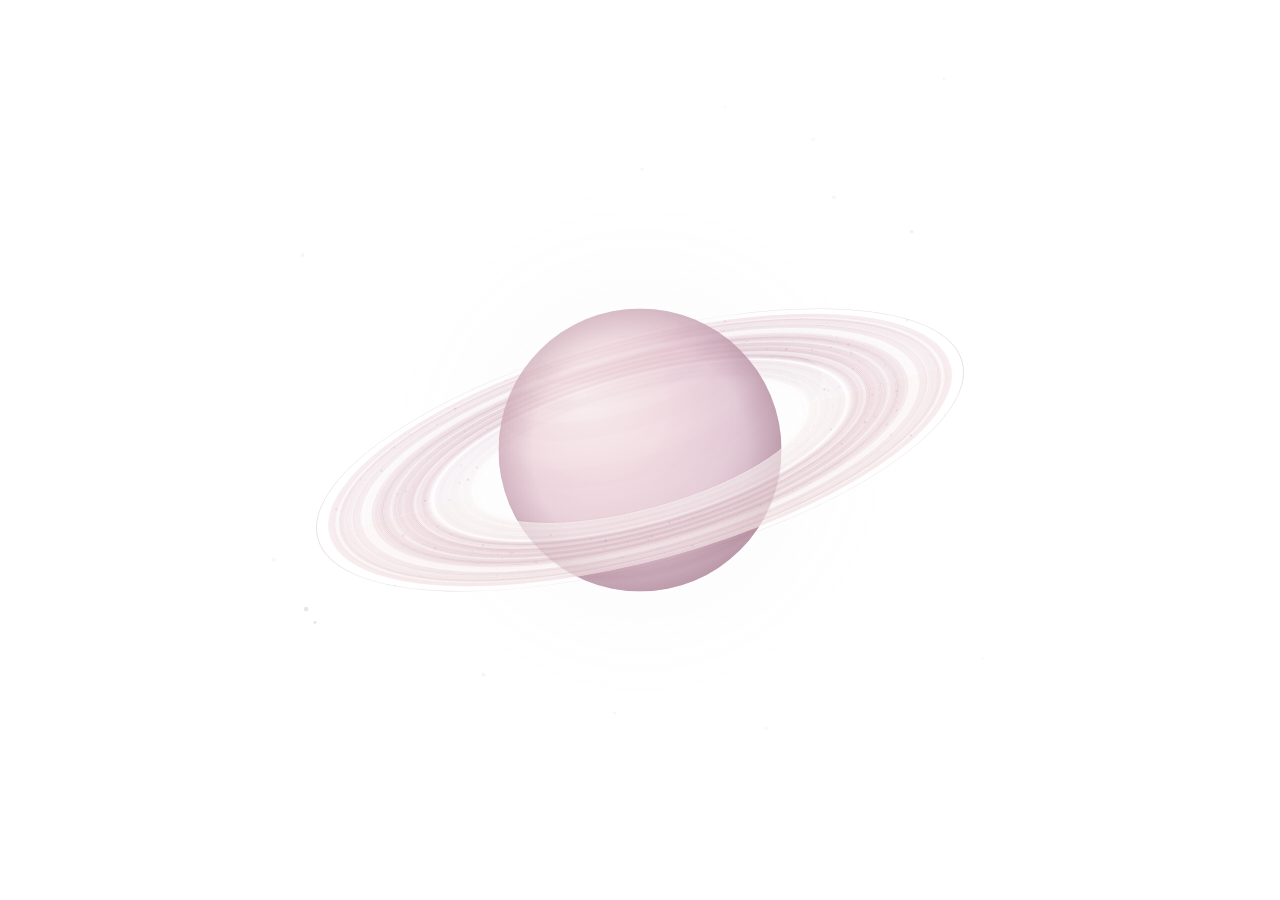
<file: App/Resources/LoomArt.html>
<!doctype html><meta charset="utf-8"><meta name="viewport" content="width=device-width,initial-scale=1,viewport-fit=cover">
<style>html,body{margin:0;height:100%;background:transparent;overflow:hidden;-webkit-user-select:none}canvas{position:absolute;inset:0;width:100%;height:100%;display:block}</style>
<canvas id="art"></canvas>
<script>
// Shared rhythm engine for the Pulse Loom artwork options. Deterministic: no Date/random inside step().
// Signal model mirrors the app: a level in [0,1] from haptic segments or a music energy curve.
(function () {
  const T = (d, g, gain) => ({ type: 'transient', d, g, gain });
  const C = (d, g, gain) => ({ type: 'continuous', d, g, gain });
  const rhythms = {
    bloom: { name: '柔绽', sub: '轻震、停歇', cycle: 2000, segs: [C(120, 0, .35), C(160, 0, .8), C(220, 0, 1), C(240, 0, .55), C(180, 1080, .25)] },
    heart: { name: '心跳', sub: '平稳的脉搏', cycle: 1000, segs: [T(30, 110, 1), T(30, 830, .65)] },
    tabla: { name: '塔布拉', sub: '十六拍一循环', cycle: 2400, segs: 'dha dhin dhin dha dha dhin dhin dha dha tin tin ta ta dhin dhin dha'.split(' ').map(b => T(30, 120, b === 'dha' ? 1 : b === 'dhin' ? .75 : b === 'tin' ? .5 : .6)) },
    wave: { name: '缓浪', sub: '长浪起伏', cycle: 4000, segs: [C(500, 0, .2), C(500, 0, .5), C(500, 0, .85), C(500, 0, 1), C(500, 0, .7), C(500, 0, .4), C(500, 500, .15)] },
    music: { name: '心潮', sub: '合成器 · 112 bpm', cycle: 2143, segs: null },
  };
  function segLevel(r, t) {
    let x = t % r.cycle, acc = 0;
    for (const s of r.segs) {
      const local = x - acc;
      if (local < 0) break;
      if (local < s.d) return s.gain;
      if (local < s.d + s.g) return s.type === 'transient' ? s.gain * Math.max(0, 1 - (local - s.d) / 120) : 0;
      acc += s.d + s.g;
    }
    return 0;
  }
  function musicLevel(t) {
    const beat = 60000 / 112, x = (t % (beat * 4)) / beat;
    const kick = Math.max(0, 1 - ((t % beat) / 110)), clap = (x % 2 >= 1 && x % 2 < 1.12) ? .8 : 0;
    const phrase = .35 + .25 * Math.sin(t / 4300) + .15 * Math.sin(t / 900);
    return Math.min(1, phrase * .7 + kick * .7 + clap);
  }
  function levelAt(mode, t, gain) {
    if (!mode || mode === 'idle') return 0;
    const r = rhythms[mode];
    return (r.segs ? segLevel(r, t) : musicLevel(t)) * gain;
  }

  // Engine state advanced by step(dt). `hits` are onsets within the last 1.6 s: {born, gain}.
  function createEngine() {
    return { env: 0, prev: 0, spring: 0, springV: 0, rot: 0, hits: [], time: 0 };
  }
  function step(e, lv, dtMs, reduce) {
    const dt = Math.min(50, dtMs) / 1000;
    e.time += dtMs;
    e.env += (lv - e.env) * (lv > e.env ? 0.45 : 0.06);
    if (lv - e.prev > 0.28 && !reduce) { e.springV += 2.4 * lv; e.hits.push({ born: e.time, gain: lv }); }
    e.prev = lv;
    e.springV += (-90 * e.spring - 9 * e.springV) * dt; e.spring += e.springV * dt;
    if (!reduce) e.rot += dt * (0.08 + e.env * 0.3);
    for (let i = e.hits.length - 1; i >= 0; i--) if (e.time - e.hits[i].born > 1600) e.hits.splice(i, 1);
    // breath: a slow 10 s idle cycle
    e.breath = reduce ? 0 : 0.5 + 0.5 * Math.sin(e.time / 1600);
  }
  function hex(n) { return parseInt(n.slice(1), 16); }
  function rgba(h, a) { const n = hex(h); return `rgba(${n >> 16 & 255},${n >> 8 & 255},${n & 255},${a})`; }
  function luminance(h) { const n = hex(h); return (0.2126 * (n >> 16 & 255) + 0.7152 * (n >> 8 & 255) + 0.0722 * (n & 255)) / 255; }

  const palettes = {
    light: { bg: '#fcf7f3', surface: '#fffcf9', ink: '#423238', muted: '#806d75', line: '#dfced3', accent: '#966879', hero1: '#f7e8e7', hero2: '#e7c6d1', hero3: '#c7a2b9' },
    dark: { bg: '#161416', surface: '#222024', ink: '#f2ecef', muted: '#c0b0ba', line: '#4b4148', accent: '#dab7c6', hero1: '#3a2f36', hero2: '#5a4252', hero3: '#8a6a7c' },
  };

  window.LoomEngine = { rhythms, levelAt, createEngine, step, rgba, luminance, palettes };
})();

window.LOOM_OPTIONS = {};
(function(){ let __opt; // 土星与环系 — a single Saturn with a complete ring system. Canvas 2D, deterministic.
// Geometry: the ring plane is drawn in a "plane space" (translate → rotate φ → scale(1,k)),
// so strokes are foreshortened like a real tilted disc. Light comes from left / front / north,
// so the globe's shadow falls on the far ring to the right, and the rings shade the southern hemisphere.
(function () {
  const TAU = Math.PI * 2;
  const easeOut = t => 1 - Math.pow(1 - t, 3);
  const smooth = (a, b, x) => { const t = Math.min(1, Math.max(0, (x - a) / (b - a))); return t * t * (3 - 2 * t); };

  // Radial structure, r in planet radii: C ring (faint), B ring (bright, wide), Cassini division,
  // A ring with the Encke gap. Returns body (soft fill) and grain (fine striation) alphas.
  function ringProfile(r) {
    const g0 = 0.5 + 0.5 * (0.6 * Math.sin(r * 23 + 0.4) + 0.4 * Math.sin(r * 47 + 2.2));          // slow density
    const g1 = 0.5 + 0.5 * (0.55 * Math.sin(r * 61) + 0.3 * Math.sin(r * 147 + 1.3) + 0.15 * Math.sin(r * 331 + 2.1)); // fine grain
    const gap = (at, wd, depth) => 1 - depth * Math.exp(-Math.pow((r - at) / wd, 2));              // narrow ringlet gap
    if (r < 1.50) return { body: (0.10 + 0.08 * g0) * smooth(1.20, 1.30, r), zone: 0, grain: 0.3 * g1 };
    if (r < 1.96) { const e = smooth(1.50, 1.57, r) * (1 - 0.3 * smooth(1.92, 1.96, r)) * gap(1.64, 0.007, 0.6) * gap(1.81, 0.006, 0.5); return { body: (0.45 + 0.30 * g0) * e, zone: 1, grain: g1 * e }; }
    if (r < 2.03) return { body: 0.08, zone: 0, grain: 0.15 * g1 };
    if (r < 2.28) { const e = gap(2.21, 0.012, 0.85) * gap(2.10, 0.006, 0.5) * (1 - 0.5 * smooth(2.24, 2.28, r)); return { body: (0.32 + 0.25 * g0) * e, zone: 1, grain: 0.7 * g1 * e }; }
    return { body: 0, zone: 0, grain: 0 };
  }

  // Deterministic one-time init: ring line table, dust grains, background stars (fixed-seed LCG).
  function init(state) {
    if (state.saturn) return state.saturn;
    let seed = 20261009;
    const rnd = () => (seed = (seed * 1664525 + 1013904223) % 4294967296) / 4294967296;
    const lines = [];
    for (let i = 0; i < 104; i++) { const r = 1.20 + i * 0.0106; lines.push({ r, ...ringProfile(r) }); }
    const dust = [];
    for (let i = 0; i < 120; i++) {
      const u = rnd();
      const r = u < 0.16 ? 1.24 + rnd() * 0.25 : u < 0.70 ? 1.56 + rnd() * 0.38 : u < 0.95 ? 2.04 + rnd() * 0.23 : 2.33 + rnd() * 0.05;
      dust.push({ r, a: rnd() * TAU, s: 0.3 + rnd() * 0.45, al: 0.35 + rnd() * 0.65 });
    }
    const stars = [];
    while (stars.length < 14) {
      const x = 0.06 + rnd() * 0.88, y = 0.06 + rnd() * 0.88, dx = (x - 0.5) / 0.47, dy = (y - 0.46) / 0.27;
      if (dx * dx + dy * dy < 1) continue;
      stars.push({ x, y, s: 0.55 + rnd() * 0.7, al: 0.35 + rnd() * 0.65, ph: rnd() * TAU });
    }
    state.saturn = { lines, dust, stars, t: 0 };
    return state.saturn;
  }

  // Latitude bands on the globe: [lat0, lat1, alpha, lit?]. Very faint, alternating.
  const BANDS = [[-0.10, 0.08, 0.07, 1], [0.16, 0.30, 0.06, 0], [0.36, 0.42, 0.06, 1], [0.50, 0.63, 0.07, 0],
    [0.72, 0.80, 0.05, 0], [0.92, 1.05, 0.06, 0], [-0.20, -0.32, 0.06, 0], [-0.40, -0.46, 0.05, 1]];

  __opt = {
    name: '环宇', english: 'Saturn', note: '静止时尘粒极慢绕行、环面十秒级微进动；震动时环的亮度与宽度随强度呼吸、行星光晕变亮；每次起音一粒亮点沿 B 环前缘从左向右滑过淡去。',

    tick(p) {
      const S = init(p.state);
      S.t += p.dt * (1 + p.env * 0.8); // dust orbital clock, faster while playing
    },

    draw(p) {
      const { ctx, w, h, cx, cy, R, now, env, spring, hits, breath, palette: P, dark, rgba, reduce } = p;
      const S = init(p.state);
      const Rp = R * 0.42;                                           // planet radius
      const mot = reduce ? 0 : 1;
      const phi = -0.28 + mot * 0.02 * Math.sin(TAU * now / 12000);   // ring plane rotation (slow precession)
      const k = 0.33 + mot * 0.012 * Math.sin(TAU * now / 9000 + 1);  // ring tilt (minor / major)
      const cp = Math.cos(phi), sp = Math.sin(phi);
      const rs = 1 + env * 0.03 + spring * 0.02;                      // rings widen with intensity
      const lift = 1 + env * 0.35;                                    // rings brighten with intensity
      const toScreen = (r, th) => { const x = r * Rp * Math.cos(th), y = r * Rp * Math.sin(th) * k; return [cx + x * cp - y * sp, cy + x * sp + y * cp]; };
      const planeSpace = () => { ctx.translate(cx, cy); ctx.rotate(phi); ctx.scale(1, k); };

      // colours, only from the palette. In light mode hero1 is the lightest, in dark mode hero3 is.
      const lit = dark ? P.hero3 : P.hero1, mid = P.hero2, dim = dark ? P.hero1 : P.hero3;
      const shade = dark ? P.bg : P.accent;
      const bodyCol = [dark ? P.hero2 : P.hero3, dark ? P.hero3 : P.hero2];   // by zone: faint / bright
      const grainCol = P.accent, bodyMul = (dark ? 0.85 : 0.82) * lift, grainMul = (dark ? 0.55 : 0.4) * lift;
      const haloC = dark ? P.hero3 : P.hero2, starC = dark ? P.ink : P.accent, coreC = dark ? P.ink : P.hero1;

      // --- stars ------------------------------------------------------------
      for (const s of S.stars) {
        const tw = 0.7 + 0.3 * Math.sin(now / 1400 + s.ph);
        ctx.fillStyle = rgba(starC, s.al * tw * (dark ? 0.45 : 0.3));
        ctx.beginPath(); ctx.arc(s.x * w, s.y * h, s.s, 0, TAU); ctx.fill();
      }

      // --- planet halo (brightens with env) ---------------------------------
      {
        const a = (dark ? 0.08 : 0.06) + env * (dark ? 0.22 : 0.2) + breath * 0.015;
        const g = ctx.createRadialGradient(cx, cy, Rp * 0.85, cx, cy, Rp * 1.9);
        g.addColorStop(0, rgba(haloC, a)); g.addColorStop(0.5, rgba(haloC, a * 0.35)); g.addColorStop(1, rgba(haloC, 0));
        ctx.fillStyle = g; ctx.fillRect(cx - 2 * Rp, cy - 2 * Rp, 4 * Rp, 4 * Rp);
      }

      // --- ring strokes: body lines (overlapping, soft) then grain lines (hairline), then the F ring ---
      const strokeRings = (s0, s1) => {
        for (const pass of [0, 1]) {
          ctx.lineWidth = pass ? 0.45 : 0.85;
          for (const L of S.lines) {
            const a = pass ? L.grain * grainMul : L.body * bodyMul;
            if (a < 0.012) continue;
            ctx.strokeStyle = rgba(pass ? grainCol : bodyCol[L.zone], Math.min(1, a));
            ctx.beginPath(); ctx.arc(0, 0, L.r * Rp * rs, s0, s1); ctx.stroke();
          }
        }
        ctx.lineWidth = 0.5; ctx.strokeStyle = rgba(grainCol, 0.3 * lift);
        ctx.beginPath(); ctx.arc(0, 0, 2.36 * Rp * rs, s0, s1); ctx.stroke();
      };
      // The globe's shadow on the rings: a half-ellipse on the anti-sun side (back, slightly right).
      // Three nested clips grade the edge; inside each, body lines are re-stroked in the shade colour.
      const SHADOW_ANG = -0.7;
      const shadowPass = (s0, s1) => {
        for (const [sc, a] of [[1, dark ? 0.4 : 0.26], [0.88, dark ? 0.3 : 0.2], [0.76, dark ? 0.3 : 0.2]]) {
          ctx.save(); ctx.rotate(SHADOW_ANG);
          ctx.beginPath(); ctx.ellipse(0, 0, 1.6 * Rp * sc, Rp * sc, 0, -Math.PI / 2, Math.PI / 2); ctx.closePath(); ctx.clip();
          ctx.rotate(-SHADOW_ANG); ctx.lineWidth = 0.85;
          for (const L of S.lines) {
            if (L.r > 1.62 * sc) break;
            const al = L.body * bodyMul * a; if (al < 0.012) continue;
            ctx.strokeStyle = rgba(shade, al);
            ctx.beginPath(); ctx.arc(0, 0, L.r * Rp * rs, s0, s1); ctx.stroke();
          }
          ctx.restore();
        }
      };

      // --- rings (far half) with the globe's shadow -----------------------
      ctx.save(); planeSpace(); strokeRings(Math.PI, TAU); shadowPass(Math.PI, TAU); ctx.restore();

      // --- dust grains: Keplerian drift, hidden behind the globe, dimmed in its shadow ---
      const drawDust = (front) => {
        const ux = Math.cos(SHADOW_ANG), uy = Math.sin(SHADOW_ANG);
        for (const d of S.dust) {
          const th = d.a + S.t * 0.14 / Math.pow(d.r, 1.5);
          if ((Math.sin(th) > 0) !== front) continue;
          const [x, y] = toScreen(d.r * rs, th);
          let a = d.al * (0.35 + env * 0.4) * (dark ? 1 : 0.7);
          if (!front) { const dx = x - cx, dy = y - cy; if (dx * dx + dy * dy < Rp * Rp * 1.02) continue; }
          const X = d.r * Math.cos(th), Y = d.r * Math.sin(th);
          const along = X * ux + Y * uy, across = -X * uy + Y * ux;
          if (along > 0 && (along / 1.6) ** 2 + across ** 2 < 1) a *= 0.35;
          ctx.fillStyle = rgba(grainCol, a);
          ctx.beginPath(); ctx.arc(x, y, d.s, 0, TAU); ctx.fill();
        }
      };
      drawDust(false);

      // --- the globe --------------------------------------------------------
      ctx.save();
      ctx.beginPath(); ctx.arc(cx, cy, Rp, 0, TAU); ctx.clip();
      let g = ctx.createRadialGradient(cx - 0.42 * Rp, cy - 0.40 * Rp, 0, cx - 0.2 * Rp, cy - 0.2 * Rp, 1.45 * Rp);
      g.addColorStop(0, lit); g.addColorStop(0.45, mid); g.addColorStop(1, dim);
      ctx.fillStyle = g; ctx.fillRect(cx - Rp, cy - Rp, 2 * Rp, 2 * Rp);
      // latitude bands, and the rings' shadow on the southern hemisphere: front arcs of latitude circles
      ctx.save(); planeSpace();
      const ci = Math.sqrt(1 - k * k) / k;
      const latArc = (lam, s0, s1, ccw) => ctx.arc(0, -Rp * Math.sin(lam) * ci, Rp * Math.cos(lam), s0, s1, ccw);
      const band = (l0, l1, col, a) => { ctx.beginPath(); latArc(l0, 0, Math.PI, false); latArc(l1, Math.PI, 0, true); ctx.closePath(); ctx.fillStyle = rgba(col, a); ctx.fill(); };
      for (const [l0, l1, a, isLit] of BANDS) band(l0, l1, isLit ? lit : dim, a);
      band(-0.50, -0.76, shade, 0.07); band(-0.53, -0.73, shade, 0.08); band(-0.56, -0.70, shade, 0.09);
      ctx.restore();
      // soft terminator and limb darkening
      g = ctx.createRadialGradient(cx - 0.3 * Rp, cy - 0.3 * Rp, 0.45 * Rp, cx - 0.3 * Rp, cy - 0.3 * Rp, 1.5 * Rp);
      g.addColorStop(0, rgba(shade, 0)); g.addColorStop(0.5, rgba(shade, dark ? 0.1 : 0.07)); g.addColorStop(1, rgba(shade, dark ? 0.6 : 0.55));
      ctx.fillStyle = g; ctx.fillRect(cx - Rp, cy - Rp, 2 * Rp, 2 * Rp);
      g = ctx.createRadialGradient(cx, cy, 0.76 * Rp, cx, cy, Rp);
      g.addColorStop(0, rgba(shade, 0)); g.addColorStop(1, rgba(shade, dark ? 0.3 : 0.36));
      ctx.fillStyle = g; ctx.fillRect(cx - Rp, cy - Rp, 2 * Rp, 2 * Rp);
      ctx.restore();

      // --- rings (near half): the ring plane is opaque, so it hides the southern limb ------------
      // Fill each ring band (gaps such as the Cassini division stay open) with the surface colour first,
      // then stroke the lines over it; over the background the fill is invisible, over the globe it occludes.
      if (!S.bands) {
        S.bands = []; let b = null;
        for (const L of S.lines) {
          if (L.body < 0.02) continue;
          if (b && L.r - b[1] < 0.045) b[1] = L.r; else { b = [L.r, L.r]; S.bands.push(b); }
        }
      }
      ctx.save(); planeSpace();
      ctx.fillStyle = rgba(P.surface, dark ? 0.9 : 0.94);
      for (const [r0, r1] of S.bands) {
        if (r1 - r0 < 0.02) continue;
        ctx.beginPath(); ctx.arc(0, 0, (r1 + 0.012) * Rp * rs, 0, Math.PI); ctx.arc(0, 0, Math.max(0.01, r0 - 0.012) * Rp * rs, Math.PI, 0, true); ctx.closePath(); ctx.fill();
      }
      strokeRings(0, Math.PI); shadowPass(0, Math.PI); ctx.restore();
      drawDust(true);

      // --- onset glint: a bright grain slides left → right along the near B ring, with a fading tail ---
      if (!reduce) for (const hh of hits) {
        const u = hh.age / 1.2; if (u >= 1) continue;
        const th = Math.PI * (1 - easeOut(u)), rB = 1.74 * rs, fade = hh.gain * (1 - u) * (1 - u);
        ctx.save(); planeSpace(); ctx.lineWidth = 2.4;
        for (let i = 0; i < 7; i++) {
          const t0 = th + i * 0.05, t1 = t0 + 0.055; if (t1 > Math.PI) break;
          ctx.strokeStyle = rgba(grainCol, fade * 0.55 * (1 - i / 7));
          ctx.beginPath(); ctx.arc(0, 0, rB * Rp, t0, t1); ctx.stroke();
        }
        ctx.restore();
        const [gx, gy] = toScreen(rB, th), gr = 4 + 3 * (1 - u);
        g = ctx.createRadialGradient(gx, gy, 0, gx, gy, gr);
        g.addColorStop(0, rgba(coreC, fade)); g.addColorStop(0.22, rgba(grainCol, fade * 0.7)); g.addColorStop(1, rgba(grainCol, 0));
        ctx.fillStyle = g; ctx.fillRect(gx - gr, gy - gr, 2 * gr, 2 * gr);
      }
    },
  };
})();

 window.LOOM_OPTIONS['saturn'] = __opt; })();
(function(){ let __opt; // 雨落静水 — Still Water. A shallow stone basin of water seen from slightly above (rings are ellipses,
// ry = K·rx). Each drop spawns 2–3 concentric rings that travel outward, lose amplitude and fade; every
// ring is two hairlines (light toward the top-left light source, dark toward the bottom-right) so it reads
// as relief. Idle: a light drop every few seconds. Haptics: onset gain picks the landing spot (strong =
// centre) and the amplitude. Music: the same, plus a fine drizzle that follows env. Two petals rest on the
// surface and get nudged by passing rings.
__opt = {
  name: '雨落静水', english: 'Still Water',
  note: '静止时每隔几秒落一滴轻雨；震动时起音强度决定落点与波幅；音乐时随能量再添细碎小涟漪。',

  tick(p) {
    const { dt, now, env, state } = p;
    const s = init(state);
    // quiet timer: idle rain only after 1.5 s of silence
    s.quiet = env < 0.04 ? s.quiet + dt : 0;
    if (s.quiet === 0) s.nextRain = now + 1800;
    if (s.quiet > 1.5 && now >= s.nextRain) {
      const ang = rnd(s) * Math.PI * 2, rad = 0.15 + 0.6 * Math.sqrt(rnd(s));
      spawn(s, now, Math.cos(ang) * rad, Math.sin(ang) * rad, 0.42 + 0.3 * rnd(s), 'rain');
      s.nextRain = now + 2100 + 1500 * rnd(s);
    }
    // continuous energy (music): a fine drizzle whose rate follows env
    if (env > 0.3 && rnd(s) < dt * env * 1.6 && s.drops.filter(d => d.kind === 'fine').length < 2) {
      const ang = rnd(s) * Math.PI * 2, rad = 0.15 + 0.75 * Math.sqrt(rnd(s));
      spawn(s, now, Math.cos(ang) * rad, Math.sin(ang) * rad, 0.12 + 0.1 * env, 'fine');
    }
    s.drops = s.drops.filter(d => now - d.born < d.life * 1000);
  },

  draw(p) {
    const { ctx, cx, cy, R, now, env, spring, hits, breath, palette: P, dark, rgba, reduce, state } = p;
    const s = init(state);
    const K = 0.62, rx = R * 0.96, ry = rx * K, LIP = 7;   // water ellipse and the width of the stone lip
    // light mode: highlights are the page white, shadows the deep blush; dark mode: highlights are the pale
    // accent rose (never the grey of pure ink), shadows the page black
    const lightCol = dark ? P.accent : P.surface, darkCol = dark ? P.bg : P.hero3;
    const t = now / 1000;

    // --- haptic onsets → drops (dedupe by birth time; works both live and in a single-frame render)
    if (!reduce) for (const hit of hits) {
      const born = Math.round(now - hit.age * 1000);
      if (born <= s.lastHit) continue;
      s.lastHit = born;
      const ang = hash(born) * Math.PI * 2, rad = (1 - hit.gain) * 0.8 + 0.12 * hash(born + 7);
      spawn(s, born, Math.cos(ang) * rad, Math.sin(ang) * rad, 0.45 + 0.55 * hit.gain, 'hit');
    }

    // --- stone lip: a flat ledge almost the colour of the page; only its rounded outer edge catches light
    let g;
    ellipse(ctx, cx, cy, rx + LIP, ry + LIP);
    ctx.fillStyle = rgba(P.hero2, dark ? 0.1 : 0.14); ctx.fill();
    g = diag(ctx, cx, cy, rx + LIP, ry + LIP);
    g.addColorStop(0, rgba(lightCol, dark ? 0.05 : 0.6)); g.addColorStop(0.5, rgba(darkCol, 0.03)); g.addColorStop(1, rgba(darkCol, dark ? 0.6 : 0.22));
    ctx.lineWidth = 0.7; ctx.strokeStyle = g; ctx.stroke();

    // --- water body: clip to the pool; far side (top) reflects a little sky, the middle is the deepest
    ctx.save();
    ellipse(ctx, cx, cy, rx, ry); ctx.clip();
    ctx.fillStyle = P.hero1; ctx.fillRect(cx - rx, cy - ry, rx * 2, ry * 2);
    g = ctx.createLinearGradient(0, cy - ry, 0, cy + ry);
    if (dark) { g.addColorStop(0, rgba(P.hero2, 0.62)); g.addColorStop(0.5, rgba(P.hero2, 0.2)); g.addColorStop(1, rgba(P.bg, 0.5 + env * 0.1)); }
    else { g.addColorStop(0, rgba(P.hero2, 0.3)); g.addColorStop(0.55, rgba(P.hero2, 0.62)); g.addColorStop(1, rgba(P.hero2, 0.92 + env * 0.08)); }
    ctx.fillStyle = g; ctx.fillRect(cx - rx, cy - ry, rx * 2, ry * 2);
    // depth: the basin floor shows through, a shade deeper toward the centre
    ctx.save(); ctx.translate(cx, cy + ry * 0.12); ctx.scale(1, K);
    g = ctx.createRadialGradient(0, 0, 0, 0, 0, rx);
    g.addColorStop(0, rgba(darkCol, dark ? 0.22 : 0.14)); g.addColorStop(0.55, rgba(darkCol, dark ? 0.1 : 0.06)); g.addColorStop(1, rgba(darkCol, 0));
    ctx.fillStyle = g; ctx.fillRect(-rx, -rx, rx * 2, rx * 2); ctx.restore();

    // --- sky reflection: one wide, very flat, very soft patch near the far rim, drifting on a ~10 s cycle,
    //     swelling with the breath and jolted a touch by the spring
    const lx = cx - rx * 0.22 + Math.sin(t / 2.1) * 9 + spring * 6, ly = cy - ry * 0.5 + Math.cos(t / 2.9) * 4 + spring * 3;
    const la = (dark ? 0.05 : 0.24) * (1 + env * 0.35 + breath * 0.12);
    ctx.save(); ctx.translate(lx, ly); ctx.rotate(-0.22); ctx.scale(1, 0.3);
    glow(ctx, rgba, lightCol, rx * 0.78 + breath * 6, la);
    ctx.restore();

    // --- concave cues: the lip shades the water along the far, top-left side (a soft 12 px inner shadow
    //     built from four stacked hairline-to-wide strokes); its lit inner wall shows as one line bottom-right
    for (let i = 0; i < 4; i++) {
      g = diag(ctx, cx, cy, rx, ry);
      g.addColorStop(0, rgba(darkCol, (dark ? 0.26 : 0.11) * (1 - i * 0.18))); g.addColorStop(0.42, rgba(darkCol, 0)); g.addColorStop(1, rgba(darkCol, 0));
      const wdt = 4 + i * 4;
      ellipse(ctx, cx, cy, rx + wdt / 2 - 0.5, ry + wdt / 2 - 0.5); ctx.lineWidth = wdt * 2; ctx.strokeStyle = g; ctx.stroke();
    }
    g = diag(ctx, cx, cy, rx, ry);
    g.addColorStop(0, rgba(lightCol, 0)); g.addColorStop(0.55, rgba(lightCol, 0)); g.addColorStop(1, rgba(lightCol, dark ? 0.3 : 0.9));
    ellipse(ctx, cx, cy, rx - 0.8, ry - 0.8); ctx.lineWidth = 1.2; ctx.strokeStyle = g; ctx.stroke();

    // --- ripples
    if (!reduce) {
      const V = 54, DELAY = 0.3;
      for (const d of s.drops) {
        const age = (now - d.born) / 1000, x0 = cx + d.u * rx, y0 = cy + d.v * ry;
        const fade = Math.pow(Math.max(0, 1 - age / d.life), 1.3);
        const rings = d.kind === 'fine' ? 1 : d.amp > 0.75 ? 3 : 2;
        for (let i = 0; i < rings; i++) {
          const r = R0 + V * (d.kind === 'fine' ? 0.7 : 1) * (age - i * DELAY);
          if (r <= R0) continue;
          const amp = d.amp * (1 - 0.28 * i) * fade / (1 + r / 120);
          if (amp < 0.015) continue;
          ring(ctx, rgba, x0, y0, r, r * K, amp, lightCol, darkCol, dark);
        }
        // impact: a small bead of light that sinks into the opening dimple over the first 0.3 s
        if (age < 0.32 && d.kind !== 'fine') {
          const k = 1 - age / 0.32, rr = 2 + 8 * age;
          ctx.beginPath(); ctx.ellipse(x0, y0 + 0.4, rr, rr * K, 0, 0, Math.PI * 2);
          ctx.strokeStyle = rgba(darkCol, (dark ? 0.3 : 0.26) * k * d.amp); ctx.lineWidth = 0.7; ctx.stroke();
          ctx.beginPath(); ctx.arc(x0 - 0.3, y0 - 0.5, 0.7 + d.amp * 1.0 * k, 0, Math.PI * 2);
          ctx.fillStyle = rgba(lightCol, (dark ? 0.4 : 0.7) * k * d.amp); ctx.fill();
        }
      }
    }

    // --- petals: home + slow drift + a nudge from each passing leading ring
    for (const pt of s.petals) {
      let px = cx + pt.u * rx + Math.sin(t / 3.7 + pt.ph) * 3, py = cy + pt.v * ry + Math.cos(t / 4.3 + pt.ph) * 1.6;
      let rot = pt.rot + Math.sin(t / 5.1 + pt.ph) * 0.05;
      if (!reduce) for (const d of s.drops) {
        const age = (now - d.born) / 1000, dx = px - (cx + d.u * rx), dy = (py - (cy + d.v * ry)) / K;
        const dist = Math.hypot(dx, dy) || 1, r = R0 + 54 * age;
        const push = d.amp * 5 * Math.exp(-Math.pow((dist - r) / 9, 2)) * Math.max(0, 1 - age / d.life);
        px += dx / dist * push; py += dy / dist * push * K; rot += push * 0.03 * Math.sign(dx);
      }
      petal(ctx, rgba, px, py, rot, pt.len, P, dark, lightCol, darkCol);
    }
    ctx.restore(); // water clip
  },
};

// ---------- helpers ----------
const R0 = 4;
function init(s) {
  if (s.drops) return s;
  s.seed = 7; s.drops = []; s.quiet = 0; s.nextRain = 1200; s.lastHit = -1;
  s.petals = [
    { u: 0.4, v: 0.36, rot: -0.55, len: 24, ph: 0 },
    { u: -0.46, v: 0.16, rot: 0.75, len: 20, ph: 2.1 },
  ];
  return s;
}
function rnd(s) { s.seed = (s.seed * 1664525 + 1013904223) >>> 0; return s.seed / 4294967296; }
function hash(n) { let x = (n * 2654435761) >>> 0; x ^= x >>> 15; x = (x * 2246822519) >>> 0; x ^= x >>> 13; return (x >>> 0) / 4294967296; }
function spawn(s, born, u, v, amp, kind) {
  const life = kind === 'fine' ? 1.3 : kind === 'rain' ? 3.4 : 1.9 + 1.6 * amp;
  s.drops.push({ born, u, v, amp, kind, life });
  if (s.drops.length > 5) s.drops.shift(); // keep the surface calm
}
function glow(ctx, rgba, col, r, a) {
  const g = ctx.createRadialGradient(0, 0, 0, 0, 0, r);
  g.addColorStop(0, rgba(col, a)); g.addColorStop(0.45, rgba(col, a * 0.4)); g.addColorStop(1, rgba(col, 0));
  ctx.fillStyle = g; ctx.beginPath(); ctx.arc(0, 0, r, 0, Math.PI * 2); ctx.fill();
}
function ellipse(ctx, x, y, rx, ry) { ctx.beginPath(); ctx.ellipse(x, y, rx, ry, 0, 0, Math.PI * 2); }
// gradient along the light direction (top-left → bottom-right) across an ellipse
function diag(ctx, x, y, rx, ry) { return ctx.createLinearGradient(x - rx, y - ry, x + rx, y + ry); }
// One ripple ring = light hairline offset toward the light, dark hairline offset away; each alpha-graded
// along the light direction so the crest looks embossed instead of outlined.
function ring(ctx, rgba, x, y, rx, ry, amp, lightCol, darkCol, dark) {
  const o = 0.6, aL = Math.min(1, amp * (dark ? 0.5 : 1.2)), aD = amp * (dark ? 0.8 : 0.7);
  let g = diag(ctx, x, y, rx, ry);
  g.addColorStop(0, rgba(lightCol, aL)); g.addColorStop(0.5, rgba(lightCol, aL * 0.3)); g.addColorStop(1, rgba(lightCol, 0));
  ctx.beginPath(); ctx.ellipse(x - o * 0.6, y - o, rx, ry, 0, 0, Math.PI * 2);
  ctx.lineWidth = 0.85; ctx.strokeStyle = g; ctx.stroke();
  g = diag(ctx, x, y, rx, ry);
  g.addColorStop(0, rgba(darkCol, 0)); g.addColorStop(0.5, rgba(darkCol, aD * 0.3)); g.addColorStop(1, rgba(darkCol, aD));
  ctx.beginPath(); ctx.ellipse(x + o * 0.6, y + o, rx, ry, 0, 0, Math.PI * 2);
  ctx.lineWidth = 0.8; ctx.strokeStyle = g; ctx.stroke();
}
// A cherry petal (rounded base, notched tip) lying flat on the water: a faint reflection right beneath it
// (no cast-shadow offset — it floats on the surface, not above it), a lit top-left half and a hairline edge.
function petal(ctx, rgba, x, y, rot, len, P, dark, lightCol, darkCol) {
  const L = len / 2, W = len * 0.3;
  const shape = () => {
    ctx.beginPath(); ctx.moveTo(-L, 0);
    ctx.bezierCurveTo(-L * 0.6, -W * 1.15, L * 0.55, -W, L, -W * 0.28);
    ctx.quadraticCurveTo(L * 0.72, 0, L, W * 0.28);
    ctx.bezierCurveTo(L * 0.55, W, -L * 0.6, W * 1.15, -L, 0); ctx.closePath();
  };
  ctx.save(); ctx.translate(x + 0.6, y + 1.4); ctx.rotate(rot); ctx.scale(1.04, 0.9);
  shape(); ctx.fillStyle = rgba(darkCol, dark ? 0.35 : 0.12); ctx.fill(); // reflection on the water
  ctx.restore();
  ctx.save(); ctx.translate(x, y); ctx.rotate(rot); ctx.scale(1, 0.86);
  shape(); ctx.fillStyle = dark ? rgba(P.hero3, 0.85) : rgba(P.hero2, 0.95); ctx.fill();
  shape(); ctx.fillStyle = rgba(P.hero3, dark ? 0 : 0.22); ctx.fill();
  // lit half: the side facing the light source, faded toward the midrib
  ctx.save(); ctx.clip();
  const g = ctx.createLinearGradient(0, -W, 0, W * 0.4);
  g.addColorStop(0, rgba(lightCol, dark ? 0.35 : 0.6)); g.addColorStop(1, rgba(lightCol, 0));
  ctx.fillStyle = g; ctx.fillRect(-L, -W * 1.2, 2 * L, 2.4 * W); ctx.restore();
  shape(); ctx.lineWidth = 0.55; ctx.strokeStyle = rgba(P.accent, dark ? 0.5 : 0.35); ctx.stroke();
  ctx.beginPath(); ctx.moveTo(-L * 0.85, 0); ctx.quadraticCurveTo(0, -W * 0.15, L * 0.6, 0);
  ctx.lineWidth = 0.5; ctx.strokeStyle = rgba(P.accent, dark ? 0.3 : 0.22); ctx.stroke();
  ctx.restore();
}

 window.LOOM_OPTIONS['water'] = __opt; })();
(function(){ let __opt; // 金线曼陀罗 — Gilt Mandala. A jali / rangoli style badge drawn in 0.5–0.9 px accent hairlines.
// Seven layers, outside → in: scalloped rim, hairline ring, bead ring, 16 double-lined lotus petals,
// interlaced 8-point star (two squares, woven over/under), 12 small arches, 6-petal rosette + dot.
// Motion: each layer counter-rotates at its own glacial speed; env lifts line brightness and opens the
// petals; every onset sends a brightness wave outward, each layer lit after a delay ∝ its radius.
(function () {
  const TAU = Math.PI * 2, LIGHT = -2.4;                    // light source: upper left
  const SPEED = { rim: 0.10, ring: -0.07, bead: -0.14, petal: 0.06, star: -0.20, arch: 0.16, rose: -0.28 };
  const pol = (r, a) => [Math.cos(a) * r, Math.sin(a) * r];

  function draw(p) {
    const { ctx, cx, cy, R, env, spring, hits, rot, breath, palette: P, dark, rgba, reduce } = p;
    const A = P.accent, HI = dark ? P.ink : P.surface, tame = dark ? 0.86 : 1;              // dark accent is brighter: pull it back a little
    const base = (0.85 + 0.15 * breath) * (1 + 0.45 * env);  // breath + intensity lift
    // Brightness wave: an onset reaches radius fraction r after r*0.30 s, snaps on, then decays.
    const wave = r => {
      let s = 0;
      for (const h of hits) { const u = h.age - r * 0.30; if (u > 0) s += h.gain * (u < 0.035 ? u / 0.035 : Math.exp(-(u - 0.035) / 0.32)); }
      return Math.min(1.2, s);
    };
    const lit = a => 0.70 + 0.30 * Math.cos(a - LIGHT);    // metallic: brighter facing the light
    const alpha = (b, wv, a) => Math.min(1, b * tame * lit(a) * (base + 0.9 * wv));
    const stroke = (w, b, wv, a) => { ctx.lineWidth = w; ctx.strokeStyle = rgba(A, alpha(b, wv, a)); };
    const open = reduce ? 0 : Math.max(0, env * 0.035 + spring * 0.02);  // petal opening (radius fraction)

    ctx.save(); ctx.translate(cx, cy); ctx.lineCap = 'round'; ctx.lineJoin = 'round';

    // 0. A barely-there warm disc, offset toward the light, to lift the badge from the surface
    const g = ctx.createRadialGradient(-R * 0.15, -R * 0.15, 0, 0, 0, R * 1.02);
    g.addColorStop(0, rgba(P.hero1, (dark ? 0.5 : 0.8) * (0.55 + 0.45 * env)));
    g.addColorStop(1, rgba(P.hero1, 0));
    ctx.fillStyle = g; ctx.beginPath(); ctx.arc(0, 0, R * 1.02, 0, TAU); ctx.fill();

    // ---- helpers ---------------------------------------------------------------------------------
    // ring: a hairline circle drawn in 36 arcs so the alpha can follow the light
    function ring(rf, w, b, th) {
      const wv = wave(rf), r = R * rf * (1 + 0.012 * wv), n = 36;
      ctx.lineCap = 'butt';
      for (let i = 0; i < n; i++) {
        const a0 = th + i * TAU / n, a1 = a0 + TAU / n + 0.004;
        stroke(w, b, wv, a0 + TAU / n / 2); ctx.beginPath(); ctx.arc(0, 0, r, a0, a1); ctx.stroke();
      }
      ctx.lineCap = 'round';
    }
    // rim: n tiny outward scallops sitting on a hairline ring
    function rim(rf, n, th) {
      const wv = wave(rf), r = R * rf * (1 + 0.012 * wv), s = Math.PI * r / n;
      ring(rf, 0.5, 0.28, th);
      for (let i = 0; i < n; i++) {
        const a = th + i * TAU / n, [x, y] = pol(r, a);
        stroke(0.55, 0.36, wv, a); ctx.beginPath(); ctx.arc(x, y, s, a - Math.PI / 2, a + Math.PI / 2); ctx.stroke();
      }
    }
    // beads: n filled dots with a speck of highlight toward the light
    function beads(rf, n, th) {
      const wv = wave(rf), r = R * rf * (1 + 0.012 * wv);
      for (let i = 0; i < n; i++) {
        const a = th + i * TAU / n, [x, y] = pol(r, a);
        ctx.fillStyle = rgba(A, alpha(0.62, wv, a)); ctx.beginPath(); ctx.arc(x, y, 1.5, 0, TAU); ctx.fill();
        ctx.fillStyle = rgba(HI, 0.55); ctx.beginPath(); ctx.arc(x - 0.45, y - 0.45, 0.5, 0, TAU); ctx.fill();
      }
    }
    // petal outline in local coords, pointing along +x: base at r0 (half width wb), tip at r1
    function petalPath(r0, r1, wb, wm, wt) {
      const L = r1 - r0;
      ctx.beginPath(); ctx.moveTo(r0, -wb);
      ctx.bezierCurveTo(r0 + L * 0.30, -wm, r1 - L * 0.25, -wt, r1, 0);
      ctx.bezierCurveTo(r1 - L * 0.25, wt, r0 + L * 0.30, wm, r0, wb);
      ctx.closePath();
    }
    function petals(n, th) {
      const wv = wave(0.66), r0 = R * 0.505, r1 = R * (0.82 + open) * (1 + 0.010 * wv), k = 1 + 0.08 * env;
      for (let i = 0; i < n; i++) {
        const a = th + i * TAU / n;
        ctx.save(); ctx.rotate(a);
        // faint inner fill (brightens a little with intensity)
        petalPath(r0 + 2.8, r1 - 4.5, 6.4 * k, 13.9 * k, 5.2 * k);
        ctx.fillStyle = rgba(P.hero2, (dark ? 0.45 : 0.22) * (0.8 + 0.5 * env + 0.4 * wv)); ctx.fill();
        stroke(0.55, 0.42, wv, a); ctx.stroke();                     // inner line
        petalPath(r0, r1, 9 * k, 16.5 * k, 7.4 * k);
        stroke(0.8, 0.72, wv, a); ctx.stroke();                      // outer line
        stroke(0.5, 0.30, wv, a); ctx.beginPath(); ctx.moveTo(r0 + 8, 0); ctx.lineTo(r1 - 10, 0); ctx.stroke(); // midrib
        ctx.restore();
      }
    }
    // star: two squares (circumradius rs) woven over/under. Every edge passes under the other square
    // at 70.7 % of its length and over it at 29.3 %, so a true gap there is all the weaving needs.
    function star(rf, th) {
      const wv = wave(rf * 0.85), rs = R * rf * (1 + 0.012 * wv), gp = 2.3 / (rs * Math.SQRT2), tc = 1 - Math.SQRT1_2;
      ring(rf, 0.5, 0.30, th);                                        // seat ring shared with the petal bases
      for (let q = 0; q < 2; q++) for (let i = 0; i < 4; i++) {
        const a0 = th + q * Math.PI / 4 + i * Math.PI / 2, [x0, y0] = pol(rs, a0), [x1, y1] = pol(rs, a0 + Math.PI / 2);
        const at = t => [x0 + (x1 - x0) * t, y0 + (y1 - y0) * t];
        stroke(0.8, 0.70, wv, a0 + Math.PI / 4); ctx.beginPath();
        ctx.moveTo(x0, y0); ctx.lineTo(...at(tc - gp)); ctx.moveTo(...at(tc + gp)); ctx.lineTo(x1, y1); ctx.stroke();
      }
    }
    // arches: n lancet arches on a hairline ring — parallel jambs climb straight, then meet in a point
    function arches(n, th) {
      const wv = wave(0.27), rb = R * 0.235 * (1 + 0.012 * wv), ra = R * 0.325 * (1 + 0.012 * wv);
      const wb = rb * Math.sin(0.36 * TAU / n), rm = rb + (ra - rb) * 0.60;
      ring(0.235, 0.5, 0.30, th);
      for (let i = 0; i < n; i++) {
        ctx.save(); ctx.rotate(th + i * TAU / n);
        stroke(0.65, 0.55, wv, th + i * TAU / n); ctx.beginPath(); ctx.moveTo(rb, -wb);
        ctx.bezierCurveTo(rm, -wb, rm + (ra - rm) * 0.5, -wb * 0.32, ra, 0);
        ctx.bezierCurveTo(rm + (ra - rm) * 0.5, wb * 0.32, rm, wb, rb, wb); ctx.stroke();
        ctx.restore();
      }
    }
    // rosette: six petals of arcs around a centre dot, enclosed by a hairline ring
    function rosette(th) {
      const wv = wave(0.12), rf = R * 0.15 * (1 + 0.012 * wv);
      ring(0.19, 0.5, 0.34, th);
      for (let i = 0; i < 6; i++) {
        const a = th + i * TAU / 6, [tx, ty] = pol(rf, a), [l0, l1] = pol(rf * 0.62, a - 0.52), [r0, r1] = pol(rf * 0.62, a + 0.52);
        ctx.beginPath(); ctx.moveTo(0, 0); ctx.quadraticCurveTo(l0, l1, tx, ty); ctx.quadraticCurveTo(r0, r1, 0, 0);
        ctx.fillStyle = rgba(P.hero2, (dark ? 0.45 : 0.22) * (0.8 + 0.5 * env + 0.4 * wv)); ctx.fill();
        stroke(0.75, 0.78, wv, a); ctx.stroke();
      }
      const wd = wave(0), rd = 2.4 + 0.6 * wd;
      ctx.fillStyle = rgba(A, alpha(0.95, wd, LIGHT)); ctx.beginPath(); ctx.arc(0, 0, rd, 0, TAU); ctx.fill();
      ctx.fillStyle = rgba(HI, 0.7); ctx.beginPath(); ctx.arc(-rd * 0.34, -rd * 0.34, rd * 0.26, 0, TAU); ctx.fill();
    }

    // ---- layers, outside → in ------------------------------------------------------------------
    const up = -Math.PI / 2;
    rim(0.965, 88, up + rot * SPEED.rim);
    ring(0.925, 0.5, 0.26, up + rot * SPEED.ring);
    beads(0.885, 72, up + rot * SPEED.bead);
    petals(16, up + rot * SPEED.petal);
    star(0.50, up + rot * SPEED.star);
    arches(12, up + rot * SPEED.arch);
    rosette(up + rot * SPEED.rose);

    ctx.restore();
  }

  __opt = {
    name: '金线曼陀罗', english: 'Gilt Mandala',
    note: '静止时七层细线以各自极慢的速度正反旋转并随呼吸微明暗；震动时线条随强度变亮、莲瓣略张；每次起音一道亮度波从中心逐层向外传过去。',
    draw,
  };
})();

 window.LOOM_OPTIONS['mandala'] = __opt; })();
(function(){ let __opt; // 雕版织纹 · Guilloché — an engine-turned rosette, the way a geometric lathe cuts one on a banknote
// or a watch dial: ONE lobed curve r(θ) = base + A·sin(kθ + φ) is repeated with evenly spaced phases,
// so the copies cross each other in a regular lattice of lens-shaped cells that tighten towards a
// clean centre circle. Two such lattices (8 lobes and 6 lobes) lie over each other and turn in
// opposite directions, so the moiré between them drifts very slowly. Precision comes from the
// regularity of hairlines, not from colour; light comes from the upper left (the stroke itself is
// an off-centre radial gradient), so no overlay discs are needed and dark mode stays clean.
__opt = {
  name: '雕版织纹', english: 'Guilloché',
  note: '静止时两层格纹反向极慢旋转、莫尔纹缓缓流动；震动时格纹随强度向外张开、墨色加深；每次起音一圈涟漪从中心小圆扫过格纹到外缘（经过处线条短暂外鼓再回落），中心细环同时亮一下。',

  draw(p) {
    const { ctx, cx, cy, R, env, spring, hits, rot, breath, palette: P, dark, rgba, reduce, state: S } = p;
    const N = 300;                                              // samples per curve
    if (!S.cos) {                                               // one-time trig tables
      S.cos = new Float32Array(N + 1); S.sin = new Float32Array(N + 1);
      for (let j = 0; j <= N; j++) { const t = j / N * Math.PI * 2; S.cos[j] = Math.cos(t); S.sin[j] = Math.sin(t); }
    }
    const C = S.cos, Sn = S.sin, col = P.accent;
    const TAU = Math.PI * 2;

    // --- geometry (all in units of R)
    const grow = 1 + (reduce ? 0 : spring * 0.018) + (breath - 0.5) * 0.008;   // onset nudge + 10 s breath
    const open = 1 + env * 0.10;                                // vibration: the lattice opens outward
    const base = 0.53 * grow; let ampl = 0.27 * grow * open;        // rosette spans 0.26R … 0.80R
    const rCentre = R * (base - ampl) * 0.985;                  // the clean centre circle

    // --- onset ripples: a radial bulge that runs from the centre circle to the rim in 0.6 s
    const fronts = reduce ? [] : hits
      .map(h => ({ pos: 0.2 + h.age / 0.6 * 0.75, fade: Math.max(0, 1 - h.age / 0.9) * h.gain }))
      .filter(f => f.fade > 0.01);
    const bump = (rn) => { let s = 0; for (const f of fronts) { const d = (rn - f.pos) / 0.09; s += f.fade * Math.exp(-d * d); } return s; };
    const ping = fronts.reduce((m, f) => Math.max(m, f.fade), 0);  // freshest onset, for the centre ring

    // --- underlay: a faint blush disc lit from the upper left, gone before the lattice ends
    const under = dark ? P.hero2 : P.hero1;                    // in dark, hero2 keeps the centre from reading as a hole
    const g = ctx.createRadialGradient(cx - R * 0.22, cy - R * 0.26, 0, cx, cy, R * 0.86);
    g.addColorStop(0, rgba(under, dark ? 0.5 : 0.95));
    g.addColorStop(0.3, rgba(under, dark ? 0.26 : 0.75));
    g.addColorStop(0.6, rgba(under, dark ? 0.1 : 0.45));
    g.addColorStop(1, rgba(under, 0));
    ctx.fillStyle = g; ctx.beginPath(); ctx.arc(cx, cy, R * 0.86, 0, TAU); ctx.fill();

    // --- the ink: strongest near the upper-left of the centre, fading outward and to the lower right
    const ink = ctx.createRadialGradient(cx - R * 0.22, cy - R * 0.24, R * 0.06, cx, cy, R * 0.84);
    ink.addColorStop(0, rgba(col, 1));
    ink.addColorStop(0.45, rgba(col, dark ? 0.72 : 0.78));
    ink.addColorStop(1, rgba(col, dark ? 0.16 : 0.22));
    ctx.strokeStyle = ink; ctx.lineJoin = 'round';

    // one copy of the lobed curve; rotating a copy by α is the same as shifting its phase by -kα
    const curve = (k, phi) => {
      ctx.beginPath();
      for (let j = 0; j <= N; j++) {
        let rn = base + ampl * Math.sin(k * (j / N * TAU) + phi);
        if (fronts.length) rn += 0.022 * bump(rn);
        const x = cx + R * rn * C[j], y = cy + R * rn * Sn[j];
        if (j === 0) ctx.moveTo(x, y); else ctx.lineTo(x, y);
      }
      ctx.stroke();
    };
    // a lattice: n evenly phased copies, the whole thing slowly rotating
    const lattice = (k, n, rotation, width, alpha) => {
      ctx.lineWidth = width;
      ctx.globalAlpha = Math.min(0.9, alpha * (1 + env * 0.3) * (dark ? 0.9 : 1));
      for (let i = 0; i < n; i++) curve(k, i * TAU / n - k * rotation);
    };
    const rotA = reduce ? 0 : rot * 0.12, rotB = reduce ? 0 : -rot * 0.09;   // ≈0.5°/s at rest
    lattice(8, 16, rotA, 0.6, 0.42);
    ampl *= 0.93;                                               // the second lattice nests just inside the first
    lattice(6, 10, rotB + 0.05, 0.5, 0.24);

    // --- centre: one hairline ring, which brightens for a moment on each onset
    ctx.globalAlpha = 1; ctx.lineWidth = 0.7;
    ctx.strokeStyle = rgba(col, (dark ? 0.55 : 0.5) + 0.35 * ping);
    ctx.beginPath(); ctx.arc(cx, cy, rCentre, 0, TAU); ctx.stroke();
    ctx.lineWidth = 0.5; ctx.strokeStyle = rgba(col, dark ? 0.22 : 0.2);   // a quieter inner chapter ring
    ctx.beginPath(); ctx.arc(cx, cy, rCentre * 0.88, 0, TAU); ctx.stroke();
    ctx.lineWidth = 0.5;                                        // the ripples themselves, leaving the ring
    for (const f of fronts) {
      ctx.strokeStyle = rgba(col, 0.3 * f.fade);
      ctx.beginPath(); ctx.arc(cx, cy, R * f.pos, 0, TAU); ctx.stroke();
    }
  },
};

 window.LOOM_OPTIONS['guilloche'] = __opt; })();
(function(){ let __opt; // 月与星轨 — a small shaded moon, three nested hairline orbits with slow beads, a sparse star field.
// Light from the upper-left; the sphere is baked per pixel (Lambert) once per theme; craters only on the lit face.
__opt = {
  name: '月与星轨', english: 'Moon & Orbits',
  note: '静止时珠子极慢运行、星点轻闪；震动时月晕随强度变亮、轨道线提亮；每次起音最靠前的珠子闪一下并沿轨道拖出一段淡尾。',

  init(p) {
    const { w, h, cx, cy, R, state } = p;
    let s = 1234567;                                   // fixed-seed LCG → reproducible layout
    const rnd = () => (s = (s * 1664525 + 1013904223) >>> 0) / 4294967296;
    const r = R * 0.3;
    // stars: sparse and evenly spread (min distance), kept out of the orbit ellipse, three brighter ones far apart
    const stars = [];
    let tries = 0;
    while (stars.length < 42 && tries++ < 4000) {
      const x = 30 + rnd() * (w - 60), y = 30 + rnd() * (h - 60);
      const ex = (x - cx) / (R * 1.2), ey = (y - cy) / (R * 0.72);
      if (ex * ex + ey * ey < 1 + rnd() * 0.4) continue;
      if (stars.some(o => Math.hypot(o.x - x, o.y - y) < 30)) continue;
      const big = stars.length % 13 === 4;
      if (big && stars.some(o => o.big && Math.hypot(o.x - x, o.y - y) < 200)) continue;
      stars.push({ x, y, rad: big ? 1.1 + rnd() * 0.25 : 0.4 + rnd() * 0.55, a: big ? 0.8 : 0.22 + rnd() * 0.4,
        T: 1500 + rnd() * 2600, ph: rnd() * 6.283, big });
    }
    // craters: on the lit (upper-left) face only, in moon-local units (fraction of r)
    const L = [-0.6, -0.8];                            // light direction (unit)
    const craters = [];
    while (craters.length < 5) {
      const x = (rnd() * 2 - 1) * 0.9, y = (rnd() * 2 - 1) * 0.9;
      if (Math.hypot(x, y) > 0.88 || x * L[0] + y * L[1] < 0.1) continue;
      if (craters.some(c => Math.hypot(c.x - x, c.y - y) < 0.3)) continue;
      craters.push({ x, y, rad: 0.03 + rnd() * 0.065 });
    }
    // maria: two large, barely-there darker patches on the lit face
    const maria = [{ x: -0.18, y: 0.12, rx: 0.34, ry: 0.22, ang: -0.5 }, { x: 0.12, y: -0.3, rx: 0.2, ry: 0.14, ang: 0.4 }];
    // orbits: nested (never cross), a gentle fan of tilts; only the inner one passes across the moon's face
    const orbits = [
      { a: R * 0.60, k: 0.36, tilt: -0.24, th0: 1.1, spd: 1.00 },
      { a: R * 0.80, k: 0.48, tilt: -0.13, th0: 3.9, spd: -0.72 },
      { a: R * 1.00, k: 0.47, tilt: -0.04, th0: 5.4, spd: 0.55 },
    ];
    Object.assign(state, { r, L, stars, craters, maria, orbits, flash: {} });
  },

  // Shade the sphere per pixel once per theme (Lambert, light from upper-left and slightly in front).
  sphere(p, C) {
    const { ctx, dark, state: S } = p, r = S.r, sc = ctx.getTransform().a || 2, n = Math.ceil(r * 2 * sc);
    if (S.img && S.imgDark === dark) return S.img;
    const cv = document.createElement('canvas'); cv.width = cv.height = n;
    const ic = cv.getContext('2d'), im = ic.createImageData(n, n), d = im.data;
    const rgb = h => [parseInt(h.slice(1, 3), 16), parseInt(h.slice(3, 5), 16), parseInt(h.slice(5, 7), 16)];
    const stops = [[-1, rgb(C.deep)], [-0.3, rgb(C.deep)], [0, rgb(C.shade)], [0.32, rgb(C.mid)], [0.7, rgb(C.lit)], [1, rgb(C.hi)]];
    const Lx = -0.52, Ly = -0.69, Lz = 0.50;                  // normalised light vector
    for (let y = 0; y < n; y++) for (let x = 0; x < n; x++) {
      const nx = (x + 0.5) / n * 2 - 1, ny = (y + 0.5) / n * 2 - 1, dd = Math.hypot(nx, ny);
      const o = (y * n + x) * 4, edge = Math.max(0, Math.min(1, (1 - dd) * r * sc + 0.5));
      if (edge <= 0) continue;
      const nz = Math.sqrt(Math.max(0, 1 - nx * nx - ny * ny));
      let I = nx * Lx + ny * Ly + nz * Lz;                      // Lambert term, negative past the terminator
      I = I >= 0 ? Math.pow(I, 0.85) * (1 - 0.18 * Math.pow(dd, 6)) : I;   // slight limb darkening on the lit face
      let k = 1; while (k < stops.length - 1 && stops[k][0] < I) k++;
      const [a, ca] = stops[k - 1], [b, cb] = stops[k], t = Math.max(0, Math.min(1, (I - a) / (b - a)));
      d[o] = ca[0] + (cb[0] - ca[0]) * t; d[o + 1] = ca[1] + (cb[1] - ca[1]) * t; d[o + 2] = ca[2] + (cb[2] - ca[2]) * t; d[o + 3] = 255 * edge;
    }
    ic.putImageData(im, 0, 0); S.img = cv; S.imgDark = dark;
    return cv;
  },

  draw(p) {
    const { ctx, w, h, cx, cy, R, now, env, hits, rot, breath, palette: P, dark, rgba, reduce, state: S } = p;
    if (!S.orbits) this.init(p);
    const { r, L, stars, craters, maria, orbits } = S;
    const TAU = Math.PI * 2;
    // hex blend (t toward b) so the role colours can sit between palette entries
    const mix = (a, b, t) => '#' + [1, 3, 5].map(i => Math.round(parseInt(a.slice(i, i + 2), 16) * (1 - t) + parseInt(b.slice(i, i + 2), 16) * t).toString(16).padStart(2, '0')).join('');
    // role colors per theme (lit face must be the bright end in both themes)
    const C = dark
      ? { hi: P.ink, lit: P.accent, mid: P.hero3, shade: P.hero2, deep: P.hero1, bead: P.ink, star: P.ink, line: P.line, lineF: P.accent }
      : { hi: mix(P.surface, P.hero1, 0.4), lit: P.hero1, mid: P.hero2, shade: P.hero3, deep: mix(P.accent, P.hero3, 0.3), bead: P.accent, star: P.accent, line: P.line, lineF: P.accent };
    const onset = hits.reduce((m, hh) => m + hh.gain * Math.exp(-hh.age * 3.5), 0); // summed onset energy

    // ---- star field --------------------------------------------------------------------------
    for (const st of stars) {
      const tw = reduce ? 1 : 0.72 + 0.28 * Math.sin(now / st.T + st.ph);
      const a = st.a * tw * (dark ? 0.9 : 0.7) * (1 + env * 0.25);
      if (st.big) {                                     // glint: two hairline rays instead of a blurred halo
        const len = st.rad * 4.2;
        ctx.lineWidth = 0.5; ctx.strokeStyle = rgba(C.star, a * 0.35);
        ctx.beginPath(); ctx.moveTo(st.x - len, st.y); ctx.lineTo(st.x + len, st.y); ctx.moveTo(st.x, st.y - len); ctx.lineTo(st.x, st.y + len); ctx.stroke();
      }
      ctx.fillStyle = rgba(C.star, Math.min(1, a));
      ctx.beginPath(); ctx.arc(st.x, st.y, st.rad, 0, TAU); ctx.fill();
    }

    // ---- orbit geometry helpers ------------------------------------------------------------
    // point on orbit o at angle th → screen xy and depth z (positive = in front of the moon)
    const orbPt = (o, th) => {
      const x = o.a * Math.cos(th), y = o.a * o.k * Math.sin(th);
      const c = Math.cos(o.tilt), s = Math.sin(o.tilt);
      return { x: cx + x * c - y * s, y: cy + x * s + y * c, z: Math.sin(th) };
    };
    const beadTh = o => o.th0 + rot * o.spd;
    const strokeArc = (o, th1, th2, color, alpha, lw) => {   // polyline arc of an orbit
      ctx.beginPath();
      const n = 48;
      for (let i = 0; i <= n; i++) { const q = orbPt(o, th1 + (th2 - th1) * i / n); i ? ctx.lineTo(q.x, q.y) : ctx.moveTo(q.x, q.y); }
      ctx.strokeStyle = rgba(color, alpha); ctx.lineWidth = lw; ctx.stroke();
    };
    // frontmost bead gets assigned to each onset once (keyed by onset birth time)
    let frontIdx = 0, frontZ = -2;
    orbits.forEach((o, i) => { const z = Math.sin(beadTh(o)); if (z > frontZ) { frontZ = z; frontIdx = i; } });
    const flashOf = new Array(orbits.length).fill(0);
    for (const hh of hits) {
      const key = Math.round((now - hh.age * 1000) / 25);
      if (S.flash[key] === undefined) S.flash[key] = frontIdx;
      flashOf[S.flash[key]] += hh.gain * Math.exp(-hh.age * 3.2);
    }
    for (const k in S.flash) if (now - k * 25 > 2000) delete S.flash[k];

    const drawBead = (o, th, flash, front) => {
      const q = orbPt(o, th);
      const depth = 0.78 + 0.22 * q.z;                       // slightly smaller when behind
      const rad = 1.8 * depth, base = (front ? 0.95 : 0.5) * (dark ? 1 : 0.9);
      if (flash > 0.02) {                                     // onset: short fading tail + bloom
        const len = 0.55 * Math.min(1, flash * 1.4), dir = Math.sign(o.spd) || 1, seg = 14;
        for (let i = 0; i < seg; i++) {
          const t0 = th - dir * len * (i + 1) / seg, t1 = th - dir * len * i / seg, f = 1 - i / seg;
          const a = orbPt(o, t0), b = orbPt(o, t1);
          ctx.beginPath(); ctx.moveTo(a.x, a.y); ctx.lineTo(b.x, b.y);
          ctx.strokeStyle = rgba(C.bead, 0.55 * flash * f * f); ctx.lineWidth = 0.5 + 1.1 * f; ctx.stroke();
        }
        const bc = dark ? C.bead : C.hi, ba = dark ? 0.32 : 0.6;   // light theme: a pale bloom so it reads over the moon's shadow too
        const bg = ctx.createRadialGradient(q.x, q.y, 0, q.x, q.y, rad * 5.5);
        bg.addColorStop(0, rgba(bc, ba * flash)); bg.addColorStop(0.4, rgba(bc, ba * 0.3 * flash)); bg.addColorStop(1, rgba(bc, 0));
        ctx.fillStyle = bg; ctx.beginPath(); ctx.arc(q.x, q.y, rad * 5.5, 0, TAU); ctx.fill();
      }
      ctx.fillStyle = rgba(C.bead, Math.min(1, base + flash * 0.4));
      ctx.beginPath(); ctx.arc(q.x, q.y, rad + flash * 0.6, 0, TAU); ctx.fill();
    };

    // ---- back halves of the orbits and beads behind the moon --------------------------------
    const lineA = (dark ? 0.75 : 0.9) * (0.55 + env * 0.3);
    orbits.forEach((o, i) => {
      strokeArc(o, Math.PI, TAU, C.line, lineA * 0.7, 0.6);
      const th = beadTh(o); if (Math.sin(th) <= 0) drawBead(o, th, flashOf[i], false);
    });

    // ---- halo ------------------------------------------------------------------------------
    const haloA = (dark ? 0.16 : 0.26) * (0.42 + 0.1 * breath + env * 1.0 + onset * 0.35);
    const haloR = r * (2.0 + env * 0.3 + onset * 0.12);
    let g = ctx.createRadialGradient(cx, cy, r * 0.85, cx, cy, haloR);
    g.addColorStop(0, rgba(dark ? C.lit : C.mid, haloA)); g.addColorStop(0.45, rgba(dark ? C.lit : C.mid, haloA * 0.28)); g.addColorStop(1, rgba(C.mid, 0));
    ctx.fillStyle = g; ctx.beginPath(); ctx.arc(cx, cy, haloR, 0, TAU); ctx.fill();

    // ---- moon sphere -------------------------------------------------------------------------
    ctx.save();
    ctx.beginPath(); ctx.arc(cx, cy, r, 0, TAU); ctx.clip();
    ctx.drawImage(this.sphere(p, C), cx - r, cy - r, r * 2, r * 2);
    // maria: two soft darker patches (gradient ellipses)
    for (const m of maria) {
      ctx.save(); ctx.translate(cx + m.x * r, cy + m.y * r); ctx.rotate(m.ang); ctx.scale(m.rx, m.ry);
      const mg = ctx.createRadialGradient(0, 0, 0, 0, 0, r);
      mg.addColorStop(0, rgba(C.deep, dark ? 0.14 : 0.08)); mg.addColorStop(0.55, rgba(C.deep, dark ? 0.08 : 0.04)); mg.addColorStop(1, rgba(C.deep, 0));
      ctx.fillStyle = mg; ctx.beginPath(); ctx.arc(0, 0, r, 0, TAU); ctx.fill(); ctx.restore();
    }
    // craters: foreshortened near the limb, inner shadow toward the light, lit rim away from it
    for (const c of craters) {
      const d = Math.hypot(c.x, c.y), sq = Math.sqrt(Math.max(0.08, 1 - d * d));
      const ang = Math.atan2(c.y, c.x), cr = c.rad * r;
      const lit = Math.max(0, c.x * L[0] + c.y * L[1]);          // fade out toward the terminator
      ctx.save();
      ctx.translate(cx + c.x * r, cy + c.y * r); ctx.rotate(ang); ctx.scale(sq, 1); ctx.rotate(-ang);
      const cg = ctx.createRadialGradient(-cr * 0.25, -cr * 0.25, 0, 0, 0, cr);
      cg.addColorStop(0, rgba(C.deep, 0.11 * (0.3 + lit))); cg.addColorStop(0.75, rgba(C.deep, 0.04 * (0.3 + lit))); cg.addColorStop(1, rgba(C.deep, 0));
      ctx.fillStyle = cg; ctx.beginPath(); ctx.arc(0, 0, cr, 0, TAU); ctx.fill();
      ctx.lineWidth = 0.5;
      ctx.strokeStyle = rgba(C.hi, 0.4 * (0.2 + lit)); ctx.beginPath(); ctx.arc(0, 0, cr * 0.85, 0.35, 1.65); ctx.stroke();   // lit far wall
      ctx.strokeStyle = rgba(C.deep, 0.12 * (0.2 + lit)); ctx.beginPath(); ctx.arc(0, 0, cr * 0.85, 3.6, 4.8); ctx.stroke();   // shadowed near wall
      ctx.restore();
    }
    ctx.restore();
    ctx.beginPath(); ctx.arc(cx, cy, r - 0.25, 0, TAU);                 // soft hairline limb so the lit edge still reads on cream
    ctx.strokeStyle = rgba(dark ? C.shade : C.mid, dark ? 0.15 : 0.5); ctx.lineWidth = 0.5; ctx.stroke();

    // ---- front halves of the orbits, beads in front --------------------------------------------
    orbits.forEach((o, i) => {
      strokeArc(o, 0, Math.PI, C.lineF, lineA * 0.62, 0.6);
      const th = beadTh(o); if (Math.sin(th) > 0) drawBead(o, th, flashOf[i], true);
    });
  },
};

 window.LOOM_OPTIONS['moon'] = __opt; })();
(function(){ let __opt; // 墨晕 · Ink Bloom — a single drop of colour spreading in still water.
// One stain, a second wetter pass that crept past its rim toward the lower right, and a wet halo
// ahead of it toward the light — three washes of one hue, so nothing muddies. Each wash is a stack of nested organic
// outlines filled at low alpha: the softness follows the outline the way pigment thins at the edge of
// a wet stain, and the outermost layer is a hair denser (the dried rim). Light multiplies, dark adds plum.
// Every onset blooms a fresh wash from the pooled centre: fast spread, slow sink.
__opt = {
  name: '墨晕', english: 'Ink Bloom',
  note: '静止时一滴色晕极慢漂移、轮廓缓缓呼吸；震动时颜色随强度沉淀变浓；每次起音从色心晕开一团新淡色，快速铺开再慢慢沉下去。',

  // ---- deterministic setup (LCG, runs once) --------------------------------------------------------
  init(state) {
    let s = 11;
    const rnd = () => (s = (s * 1664525 + 1013904223) >>> 0) / 4294967296;
    // washes: relative offset (ox, oy), radius r, colour key, density a (light), density in dark
    const spec = [
      [-0.03, -0.02, 0.52, 'hero1', 0.45, 0.12],   // the wet halo: water, not colour
      [0.00, 0.00, 0.40, 'hero3', 0.46, 0.60],     // the drop itself
      [0.06, 0.06, 0.44, 'hero3', 0.13, 0.14],     // a second, wetter pass that crept past the first rim
    ];
    state.blobs = spec.map(([ox, oy, r, key, a, ad]) => ({
      ox, oy, r, key, a, ad,
      // Lissajous drift: different periods per axis, tiny amplitude (fractions of R)
      ax: 0.025 + rnd() * 0.02, ay: 0.02 + rnd() * 0.02,
      fx: 1 / (26 + rnd() * 14), fy: 1 / (31 + rnd() * 16), ph: rnd() * 6.283,
      // outline harmonics: wavenumber, amplitude, phase, slow phase drift (rad/s). Calm, nearly round.
      h: [2, 3, 5].map(k => ({ k, amp: (k === 2 ? 0.065 : k === 3 ? 0.04 : 0.014) * (0.8 + rnd() * 0.5), ph: rnd() * 6.283, w: (rnd() - 0.5) * 0.04 })),
      // pigment pools toward lower-right (light from upper-left): inner layers slide that way
      px: 0.16 + rnd() * 0.08, py: 0.14 + rnd() * 0.08,
    }));
    state.ready = true;
  },

  // ---- colour helpers ------------------------------------------------------------------------------
  mix(a, b, t) {
    const A = parseInt(a.slice(1), 16), B = parseInt(b.slice(1), 16);
    return '#' + [16, 8, 0].map(sh => Math.round((A >> sh & 255) * (1 - t) + (B >> sh & 255) * t).toString(16).padStart(2, '0')).join('');
  },

  // ---- one organic outline: radius modulated by a few low-order sines ------------------------------
  outline(ctx, x, y, r, h, t, phase) {
    const N = 64;
    ctx.beginPath();
    for (let i = 0; i <= N; i++) {
      const th = (i / N) * 6.283;
      let m = 1;
      for (const hh of h) m += hh.amp * Math.sin(hh.k * th + hh.ph + phase + t * hh.w);
      const rr = r * m;
      i ? ctx.lineTo(x + Math.cos(th) * rr, y + Math.sin(th) * rr) : ctx.moveTo(x + Math.cos(th) * rr, y + Math.sin(th) * rr);
    }
    ctx.closePath();
  },

  // ---- one wash: nested outlines, outermost a hair denser (the dried rim), inner ones pooled -------
  // `core` is an optional second colour the layers lean toward as they pool (dark mode: a mauve glow).
  wash(ctx, rgba, x, y, r, color, core, A, b, t, rim) {
    const L = 30, la = 1 - Math.pow(1 - A, 1 / L);
    for (let i = 0; i < L; i++) {
      const u = Math.pow(i / L, 1.3), sc = 1 - 0.78 * u;     // close steps at the rim, wider inside
      const k = i === 0 ? rim : i === 1 ? 0.45 : 1;           // rim: a hairline of settled pigment, then a paler gap
      ctx.fillStyle = rgba(core ? this.mix(color, core, u * 0.8) : color, la * k);
      this.outline(ctx, x + b.px * r * u, y + b.py * r * u, r * sc, b.h, t, i * 0.05);
      ctx.fill();
    }
  },

  draw(p) {
    const { ctx, cx, cy, R, now, env, spring, hits, breath, palette, dark, rgba, reduce, state } = p;
    if (!state.ready) this.init(state);
    const t = now / 1000, drift = reduce ? 0 : 1;
    // whole mark breathes imperceptibly, swells a touch with env and the onset spring
    const scale = 1 + env * 0.05 + spring * 0.04 + drift * (breath - 0.5) * 0.012;
    // light multiplies (darker = denser). Dark adds light, but adds the deepest plum (hero2) — the most
    // chromatic colour per unit of brightness — so thin edges stay plum instead of greying; only the pooled
    // core leans toward hero3/accent and glows.
    const density = (dark ? 0.9 : 1.1) * (1 + env * 0.45);
    const rim = dark ? 1.5 : 2.6;
    const col = key => (dark ? palette.hero2 : palette[key]);
    const core = dark ? this.mix(palette.hero3, palette.accent, 0.35) : null;
    const fresh = dark ? this.mix(palette.hero3, palette.accent, 0.4) : palette.hero2;   // onset colour

    ctx.save();
    ctx.translate(cx, cy); ctx.scale(scale, scale);
    ctx.globalCompositeOperation = dark ? 'lighter' : 'multiply';

    // 1. the standing washes
    for (const b of state.blobs) {
      const a = (dark ? b.ad : b.a) * density;
      if (a <= 0) continue;
      const x = (b.ox + drift * b.ax * Math.sin(t * b.fx * 6.283 + b.ph)) * R;
      const y = (b.oy + drift * b.ay * Math.sin(t * b.fy * 6.283 + b.ph * 1.7)) * R;
      this.wash(ctx, rgba, x, y, b.r * R, col(b.key), core, Math.min(0.95, a), b, t, rim);
    }

    // 2. onset blooms: a fresh wash spreads fast from where the pigment pools, then slowly sinks away
    const drop = state.blobs[1];
    for (const h of hits) {
      const k = 1 - Math.exp(-h.age * 3.4);                   // fast spread
      const r = R * (0.14 + 0.30 * k);
      const life = Math.max(0, 1 - h.age / 1.6);
      const a = h.gain * (dark ? 0.1 : 0.30) * life * life;
      if (a < 0.004) continue;
      this.wash(ctx, rgba, R * 0.05, R * 0.04, r, fresh, null, a, drop, t + h.age * 0.6, 1);   // wet: no rim
    }
    ctx.restore();
  },
};

 window.LOOM_OPTIONS['ink'] = __opt; })();
(function(){ let __opt; // 织锦经纬 — Silk. A round swatch of plain-woven silk. Fine warp threads (slightly tilted) are crossed by
// denser weft threads; weft rows are dashed with alternating phase so each dash is a thread passing OVER
// one warp, with a hairline highlight above and shadow below every dash so the crossing reads as relief.
// Warp and weft are dyed a shade apart (shot silk). The cloth lies in a few gentle, curved folds that taper
// along their length: threads bunch on the ridges and a strip-wise gradient shades each fold from the
// top-left light. Idle: a specular sheen glides across in ~14 s, the folds drift by a hair. Haptics: the fold
// amplitude and a soft wind follow env; each onset blooms at the centre then sends one radial wave out
// (displacement + a faint luminous crest). Music: both.
__opt = {
  name: '织锦经纬', english: 'Silk',
  note: '静止时高光带每十余秒缓缓扫过一次、褶皱微漂；震动时褶皱随强度被托起，每次起音从中心亮起并荡出一圈波峰；音乐时两者叠加。',

  draw(p) {
    const { ctx, cx, cy, R, now, env, spring, hits, breath, palette: P, dark, reduce, rgba } = p;
    const t = now / 1000, Rc = R * 0.93, TILT = -0.09;
    const SW = 3.6, SF = 2.9;                       // warp spacing, weft spacing (weft is packed denser)
    const lightCol = dark ? P.ink : P.surface, shadeCol = dark ? P.bg : P.hero3;
    const EXT = Rc + 8, box = () => ctx.fillRect(-EXT, -EXT, 2 * EXT, 2 * EXT);

    // --- colours (parsed once per frame)
    const hex = h => [parseInt(h.slice(1, 3), 16), parseInt(h.slice(3, 5), 16), parseInt(h.slice(5, 7), 16)];
    const h1 = hex(P.hero1), h2 = hex(P.hero2), h3 = hex(P.hero3);
    const mix = (a, b, k, al) => `rgba(${(a[0] + (b[0] - a[0]) * k) | 0},${(a[1] + (b[1] - a[1]) * k) | 0},${(a[2] + (b[2] - a[2]) * k) | 0},${al})`;

    // --- folds: nearly vertical ridges, slightly curved, tapering along their length.
    // u runs across the folds, v along them.
    const FB = 0.24, fnx = Math.cos(FB), fny = Math.sin(FB), FL = 124;
    const fphase = reduce ? 0 : t * 0.05 + 0.35 * breath;                    // drifts a few px per 10 s
    const famp = 0.6 + (reduce ? 0 : env * 0.6);                             // folds lift with intensity
    const foldShade = (u, v) => -Math.cos((u / FL) * Math.PI * 2 + fphase - 0.9 + 0.55 * Math.sin(v / 170 + 0.8))
      * (0.55 + 0.45 * Math.sin(v / 150 + 1.3)) * famp;

    // --- displacement field (px): fold bunching + wind that follows env + onset wave packets
    const wind = reduce ? 0 : env * 3;
    const waves = reduce ? [] : hits.map(h => ({ front: h.age * 240, amp: 6 * h.gain * Math.exp(-h.age * 1.6) * Math.min(1, h.age / 0.14) }));
    function disp(x, y) {
      const u = x * fnx + y * fny, v = -x * fny + y * fnx, b = foldShade(u, v) * 2.4;
      let dx = b * fnx, dy = b * fny;
      if (wind) {
        dy += wind * Math.sin(x / 80 + t * 2.2) * (0.5 + 0.5 * Math.sin(y / 110 - t * 1.1));
        dx += wind * 0.3 * Math.sin(y / 90 - t * 1.7 + 1);
      }
      for (const w of waves) {
        const r = Math.hypot(x, y) + 1e-3, d = r - w.front, win = Math.exp(-(d * d) / 2400);
        if (win < 0.02) continue;
        const a = w.amp * win * Math.sin(d / 10) / (1 + r / 130);
        dx += a * x / r; dy += a * y / r;
      }
      return [dx, dy];
    }
    const poly = pts => { ctx.beginPath(); ctx.moveTo(pts[0], pts[1]); for (let i = 2; i < pts.length; i += 2) ctx.lineTo(pts[i], pts[i + 1]); };

    ctx.save();
    ctx.translate(cx, cy);
    const sc = 1 + spring * 0.015; ctx.scale(sc, sc);
    ctx.rotate(TILT);
    ctx.beginPath(); ctx.arc(0, 0, Rc + 4, 0, Math.PI * 2); ctx.clip();

    // --- cloth ground (the colour seen between threads; close to the threads so the grid never shows)
    ctx.fillStyle = dark ? mix(h2, h3, 0.08, 1) : mix(h1, h2, 0.8, 1); box();

    // --- warp (slightly tilted verticals): a shade deeper than the weft, in soft stripes across x
    ctx.lineCap = 'butt'; ctx.lineJoin = 'round'; ctx.lineWidth = 1.6;
    const nW = Math.ceil(Rc / SW);
    for (let k = -nW; k < nW; k++) {
      const x = (k + 0.5) * SW;
      if (Math.abs(x) >= Rc) continue;
      const L = Math.sqrt(Rc * Rc - x * x) + 6;
      const stripe = 0.5 + 0.5 * Math.sin(x / 64 + 0.6) * Math.cos(x / 210);
      ctx.strokeStyle = mix(h2, h3, (dark ? 0.3 : 0.12) + 0.25 * stripe, 0.85);
      const pts = [];
      for (let y = -L; y <= L + 0.01; y += 5) { const [dx, dy] = disp(x, y); pts.push(x + dx, y + dy); }
      poly(pts); ctx.stroke();
    }

    // --- weft (horizontals): dashed so each dash passes OVER one warp, phase alternating per row;
    // a hairline highlight above and shadow below each dash (light from the top-left)
    const nF = Math.ceil(Rc / SF);
    ctx.setLineDash([SW, SW]);
    const hi = rgba(lightCol, dark ? 0.14 : 0.42), sh = rgba(shadeCol, dark ? 0.3 : 0.16);
    for (let j = -nF; j < nF; j++) {
      const y = (j + 0.5) * SF;
      if (Math.abs(y) >= Rc) continue;
      const L = Math.sqrt(Rc * Rc - y * y) + 6, m = Math.ceil(L / SW), x0 = -m * SW;
      const stripe2 = 0.5 + 0.5 * Math.sin(y / 54 - 0.3);
      const pts = [];
      for (let x = x0; x <= -x0 + 0.01; x += 5) { const [dx, dy] = disp(x, y); pts.push(x + dx, y + dy); }
      ctx.lineDashOffset = ((m & 1) ^ ((j + 1000) & 1)) ? SW : 0;
      ctx.save(); ctx.translate(0, 0.9); ctx.lineWidth = 1.7; ctx.strokeStyle = sh; poly(pts); ctx.stroke(); ctx.restore();
      ctx.save(); ctx.translate(0, -0.9); ctx.lineWidth = 0.9; ctx.strokeStyle = hi; poly(pts); ctx.stroke(); ctx.restore();
      ctx.lineWidth = 1.7;
      ctx.strokeStyle = dark ? mix(h2, h3, 0.42 + 0.18 * stripe2, 0.9) : mix(h1, h2, 0.55 + 0.3 * stripe2, 0.9);
      poly(pts); ctx.stroke();
    }
    ctx.setLineDash([]);

    // --- fold shading: strips across u, each a gradient along v (so folds curve and taper)
    ctx.save(); ctx.rotate(FB);                       // now x ≡ u, y ≡ v
    const NS = 44, sw = (2 * EXT) / NS, la = dark ? 0.1 : 0.3, da = dark ? 0.3 : 0.15;
    for (let i = 0; i < NS; i++) {
      const u = -EXT + (i + 0.5) * sw, g = ctx.createLinearGradient(0, -EXT, 0, EXT);
      for (let k = 0; k <= 8; k++) {
        const v = -EXT + (2 * EXT * k) / 8, s = foldShade(u, v);
        g.addColorStop(k / 8, s > 0 ? rgba(lightCol, s * la) : rgba(shadeCol, -s * da));
      }
      ctx.fillStyle = g; ctx.fillRect(u - sw / 2 - 0.3, -EXT, sw + 0.6, 2 * EXT);
    }
    ctx.restore();

    // --- lighting: a broad glow from the top-left, a touch of depth toward the bottom-right
    let g = ctx.createRadialGradient(-Rc * 0.5, -Rc * 0.55, 0, -Rc * 0.25, -Rc * 0.25, Rc * 1.45);
    g.addColorStop(0, rgba(lightCol, dark ? 0.08 : 0.28)); g.addColorStop(0.55, rgba(lightCol, 0));
    g.addColorStop(1, rgba(shadeCol, dark ? 0.18 : 0.1));
    ctx.fillStyle = g; box();

    // --- onsets: a soft bloom at the centre that becomes a luminous crest travelling with the wave
    const flash = hits.reduce((a, h) => Math.max(a, h.gain * Math.exp(-h.age * 5)), 0);
    if (flash > 0.01) {
      g = ctx.createRadialGradient(0, 0, 0, 0, 0, 46);
      g.addColorStop(0, rgba(lightCol, flash * (dark ? 0.22 : 0.5))); g.addColorStop(1, rgba(lightCol, 0));
      ctx.fillStyle = g; box();
    }
    for (const w of waves) {
      if (w.front < 10) continue;
      const a = Math.min(1, w.amp / 6) * (dark ? 0.14 : 0.32);
      g = ctx.createRadialGradient(0, 0, Math.max(0, w.front - 28), 0, 0, w.front + 28);
      g.addColorStop(0, rgba(lightCol, 0)); g.addColorStop(0.5, rgba(lightCol, a)); g.addColorStop(1, rgba(lightCol, 0));
      ctx.fillStyle = g; box();
    }

    // --- sheen: a specular band along the warp direction that glides across in ~14 s, brighter on onsets
    const u0 = (reduce ? 0.1 : -1.5 + ((now / 14000) % 1) * 3.0) * Rc;
    const peak = (dark ? 0.12 : 0.3) * (0.8 + 0.2 * breath) + flash * (dark ? 0.07 : 0.15) + env * (dark ? 0.03 : 0.05);
    const band = (uc, half, a) => {
      const gg = ctx.createLinearGradient(fnx * (uc - half), fny * (uc - half), fnx * (uc + half), fny * (uc + half));
      gg.addColorStop(0, rgba(lightCol, 0)); gg.addColorStop(0.35, rgba(lightCol, a * 0.45));
      gg.addColorStop(0.5, rgba(lightCol, a)); gg.addColorStop(0.65, rgba(lightCol, a * 0.45)); gg.addColorStop(1, rgba(lightCol, 0));
      ctx.fillStyle = gg; box();
    };
    band(u0, Rc * 0.4, peak);
    band(u0 - Rc * 0.5, Rc * 0.18, peak * 0.45);

    // --- soft edge: a short feather so the swatch stays a definite disc
    g = ctx.createRadialGradient(0, 0, Rc * 0.85, 0, 0, Rc + 1);
    g.addColorStop(0, rgba(P.surface, 0)); g.addColorStop(0.45, rgba(P.surface, 0.35)); g.addColorStop(1, rgba(P.surface, 1));
    ctx.fillStyle = g; box();
    ctx.restore();
  },
};

 window.LOOM_OPTIONS['silk'] = __opt; })();
(function(){ let __opt; // 莲池 — Lotus Pond. A half-closed lotus seen from above: two rings of six plump, stroke-less petals, each
// shaded by one gradient along its length (deep base → pale tip) and one across it (lit side toward the
// top-left light), with a faint midrib. A small seed pod sits in the heart. The flower floats on water that
// is only implied: a soft pool of tint, a light patch, two or three very faint elliptical ripples and a pair
// of small lily pads far off. Idle: the flower turns once in ~5 min, ripples spread at ~1 px/s. Haptics:
// petals open a few degrees with env, the light patch brightens. Each onset sends one ripple out from the
// flower's base.
__opt = {
  name: '莲池', english: 'Lotus Pond',
  note: '静止时莲花几分钟转一圈、水纹以每秒一像素的速度外扩；震动时花瓣随强度张开几度、水面光斑变亮；每次起音从花底荡出一圈水纹。',

  draw(p) {
    const { ctx, w, h, cx, cy, R, now, env, spring, hits, rot, breath, palette: P, dark, rgba, reduce } = p;
    const t = now / 1000, K = 0.68;                      // K: foreshortening of the water surface (ry / rx)
    const lightCol = dark ? P.ink : P.surface, darkCol = dark ? P.bg : P.hero3;
    const open = reduce ? 0 : env, br = reduce ? 0.5 : breath;
    const theta = reduce ? -0.4 : rot * 0.25 - 0.4;      // flower rotation: ~5 min per turn when idle
    const LIGHT = -2.3;                                  // light source direction (top-left), world angle
    let g;

    // --- the pond: a soft pool of tint around the flower, fading into the page before it reaches the edges
    ctx.save(); ctx.translate(cx, cy + 10); ctx.scale(1, 0.82);
    g = ctx.createRadialGradient(0, 0, 0, 0, 0, R * 1.25);
    g.addColorStop(0, rgba(P.hero1, dark ? 0.9 : 0.62)); g.addColorStop(0.55, rgba(P.hero1, dark ? 0.55 : 0.36)); g.addColorStop(1, rgba(P.hero1, 0));
    ctx.fillStyle = g; ctx.fillRect(-w, -h, 2 * w, 2 * h); ctx.restore();

    // --- light patch on the water (top-left, along the light diagonal); brightens with env, breathes slowly
    ctx.save(); ctx.translate(cx - R * 0.58 + br * 4, cy - R * 0.36 + br * 2); ctx.rotate(-0.4); ctx.scale(1, 0.55);
    glow(ctx, rgba, lightCol, R * 0.8 + br * 8, (dark ? 0.07 : 0.5) * (1 + env * 0.6));
    glow(ctx, rgba, lightCol, R * 0.38, (dark ? 0.07 : 0.45) * (1 + env * 0.6));
    ctx.restore();

    // --- idle ripples: three rings spreading so slowly they read as still, fading in at birth and out at the rim
    if (!reduce) for (let i = 0; i < 3; i++) {
      const ph = ((t / 80) + i / 3) % 1, rx = R * (0.84 + ph * 0.32);
      ring(ctx, rgba, cx, cy + 4, rx, rx * K, Math.sin(ph * Math.PI) * (dark ? 0.26 : 0.24), lightCol, darkCol, dark);
    }

    // --- lily pads, far from the flower
    pad(ctx, rgba, P, dark, cx + R * 0.95 + Math.sin(t / 5.3) * 2, cy - R * 0.62 + Math.cos(t / 6.1) * 1.2, R * 0.17, K, 2.6, lightCol, darkCol);
    pad(ctx, rgba, P, dark, cx - R * 0.98 + Math.sin(t / 4.7 + 2) * 2, cy + R * 0.46 + Math.cos(t / 5.9 + 1) * 1.2, R * 0.12, K, 0.35, lightCol, darkCol);

    // --- onset ripples: one ring per hit, born under the petal tips and travelling outward
    if (!reduce) for (const hit of hits) {
      const r = R * 0.74 + 70 * hit.age;
      const amp = hit.gain * Math.pow(Math.max(0, 1 - hit.age / 1.6), 1.4) * (dark ? 0.7 : 0.55) / (1 + (r - R * 0.74) / 160);
      if (amp > 0.01) ring(ctx, rgba, cx, cy + 4, r, r * K, amp, lightCol, darkCol, dark);
      if (hit.gain > 0.7 && hit.age > 0.2) {              // a strong onset leaves a second, weaker ring behind
        const r2 = R * 0.74 + 70 * (hit.age - 0.2);
        ring(ctx, rgba, cx, cy + 4, r2, r2 * K, amp * 0.45, lightCol, darkCol, dark);
      }
    }

    // --- contact shadow on the water, offset away from the light
    ctx.save(); ctx.translate(cx + 7, cy + 11); ctx.scale(1, 0.9);
    glow(ctx, rgba, darkCol, R * 0.86, dark ? 0.5 : 0.2);
    ctx.restore();

    // --- the flower
    const sc = 1 + (reduce ? 0 : spring * 0.02);
    ctx.save(); ctx.translate(cx, cy); ctx.scale(sc, sc * 0.92); ctx.rotate(theta);
    const la = LIGHT - theta;                                 // light direction in the flower's frame
    const off = [3 * Math.cos(theta) + 4 * Math.sin(theta), -3 * Math.sin(theta) + 4 * Math.cos(theta)]; // shadow offset, world (3,4)
    const outer = { n: 6, phase: 0, L: R * (0.7 + open * 0.04), W: R * (0.3 + open * 0.03), b: R * (0.1 + open * 0.02) };
    const inner = { n: 6, phase: Math.PI / 6, L: R * (0.48 + open * 0.03), W: R * (0.25 + open * 0.02), b: R * (0.05 + open * 0.01) };
    layer(ctx, rgba, P, dark, outer, la, lightCol, darkCol, off, dark ? 0.35 : 0.12);
    // ambient shade in the heart of the flower, under the inner petals
    glow(ctx, rgba, darkCol, R * 0.46, dark ? 0.45 : 0.22);
    layer(ctx, rgba, P, dark, inner, la, lightCol, darkCol, off, dark ? 0.4 : 0.14);
    pod(ctx, rgba, P, dark, R * 0.135, la, lightCol, darkCol);
    ctx.restore();
  },
};

// ---------- helpers ----------
function glow(ctx, rgba, col, r, a) {
  const g = ctx.createRadialGradient(0, 0, 0, 0, 0, r);
  g.addColorStop(0, rgba(col, a)); g.addColorStop(0.5, rgba(col, a * 0.35)); g.addColorStop(1, rgba(col, 0));
  ctx.fillStyle = g; ctx.beginPath(); ctx.arc(0, 0, r, 0, Math.PI * 2); ctx.fill();
}
// blend two palette colours (t = 0 → a, 1 → b)
function mix(a, b, t) { const A = parseInt(a.slice(1), 16), B = parseInt(b.slice(1), 16), c = s => Math.round(((A >> s) & 255) * (1 - t) + ((B >> s) & 255) * t); return `rgb(${c(16)},${c(8)},${c(0)})`; }
function diag(ctx, x, y, rx, ry) { return ctx.createLinearGradient(x - rx, y - ry, x + rx, y + ry); }
// One ripple = a light hairline offset toward the light and a dark hairline offset away, each alpha-graded
// along the light direction, so the crest reads as relief rather than an outline.
function ring(ctx, rgba, x, y, rx, ry, amp, lightCol, darkCol, dark) {
  const o = 0.6, aL = Math.min(1, amp * (dark ? 0.6 : 1.2)), aD = amp * (dark ? 0.8 : 0.72);
  let g = diag(ctx, x, y, rx, ry);
  g.addColorStop(0, rgba(lightCol, aL)); g.addColorStop(0.5, rgba(lightCol, aL * 0.3)); g.addColorStop(1, rgba(lightCol, 0));
  ctx.beginPath(); ctx.ellipse(x - o * 0.6, y - o, rx, ry, 0, 0, Math.PI * 2); ctx.lineWidth = 0.85; ctx.strokeStyle = g; ctx.stroke();
  g = diag(ctx, x, y, rx, ry);
  g.addColorStop(0, rgba(darkCol, 0)); g.addColorStop(0.5, rgba(darkCol, aD * 0.3)); g.addColorStop(1, rgba(darkCol, aD));
  ctx.beginPath(); ctx.ellipse(x + o * 0.6, y + o, rx, ry, 0, 0, Math.PI * 2); ctx.lineWidth = 0.8; ctx.strokeStyle = g; ctx.stroke();
}
// Petal outline in its own frame: base at the origin, tip at (0,-L), half-width W, slightly pointed tip.
function petalPath(ctx, L, W) {
  ctx.beginPath(); ctx.moveTo(0, 0);
  ctx.bezierCurveTo(-W * 0.85, -L * 0.05, -W * 1.1, -L * 0.45, -W * 0.7, -L * 0.8);   // full flank up to the shoulder
  ctx.bezierCurveTo(-W * 0.48, -L * 0.93, -W * 0.22, -L * 0.96, 0, -L);              // soft point
  ctx.bezierCurveTo(W * 0.22, -L * 0.96, W * 0.48, -L * 0.93, W * 0.7, -L * 0.8);
  ctx.bezierCurveTo(W * 1.1, -L * 0.45, W * 0.85, -L * 0.05, 0, 0); ctx.closePath();
}
// One ring of petals. Drawn from the petal facing away from the light to the one facing it, so every petal
// overlaps a darker neighbour. Shadow pass first (two soft-edged silhouettes), then each petal: length
// gradient, lateral light/shade, midrib.
function layer(ctx, rgba, P, dark, S, la, lightCol, darkCol, off, shadowA) {
  const { n, phase, L, W, b } = S;
  const ang = i => phase + i * Math.PI * 2 / n;
  const order = [...Array(n).keys()].sort((i, j) => Math.cos(ang(i) - la) - Math.cos(ang(j) - la));
  const place = (i, ox, oy, s) => { ctx.save(); const a = ang(i); ctx.translate(ox + Math.cos(a) * b, oy + Math.sin(a) * b); ctx.rotate(a + Math.PI / 2); ctx.scale(s, s); };
  for (const [k, al] of [[1, shadowA * 0.45], [1.03, shadowA * 0.3], [1.06, shadowA * 0.15]]) for (const i of order) {
    place(i, off[0] * k, off[1] * k, k); petalPath(ctx, L, W); ctx.fillStyle = rgba(darkCol, al); ctx.fill(); ctx.restore();
  }
  for (const i of order) {
    const a = ang(i), facing = Math.cos(a - la), lx = Math.sin(la - a);   // lx: lateral light component in petal frame
    place(i, 0, 0, 1);
    petalPath(ctx, L, W);
    let g = ctx.createLinearGradient(0, 0, 0, -L);
    if (dark) { g.addColorStop(0, P.hero2); g.addColorStop(0.5, P.hero3); g.addColorStop(1, mix(P.hero3, P.accent, 0.72)); }
    else { g.addColorStop(0, P.hero3); g.addColorStop(0.45, P.hero2); g.addColorStop(1, mix(P.hero2, P.hero1, 0.6)); }
    ctx.fillStyle = g; ctx.fill();
    ctx.save(); ctx.clip();
    // across the petal: the side toward the light picks up a sheen, the other side a shade
    const s = lx < 0 ? 1 : -1, m = Math.abs(lx);
    g = ctx.createLinearGradient(-W * s, 0, W * s, 0);
    g.addColorStop(0, rgba(lightCol, (dark ? 0.14 : 0.32) * m)); g.addColorStop(0.5, rgba(lightCol, 0));
    g.addColorStop(0.55, rgba(darkCol, 0)); g.addColorStop(1, rgba(darkCol, (dark ? 0.26 : 0.14) * m));
    ctx.fillStyle = g; ctx.fillRect(-W * 1.1, -L, W * 2.2, L);
    // along the petal: tips toward the light brighten, tips away from it fall into shade
    g = ctx.createLinearGradient(0, -L * 0.3, 0, -L);
    if (facing > 0) { g.addColorStop(0, rgba(lightCol, 0)); g.addColorStop(1, rgba(lightCol, (dark ? 0.12 : 0.28) * facing)); }
    else { g.addColorStop(0, rgba(darkCol, 0)); g.addColorStop(1, rgba(darkCol, (dark ? 0.22 : 0.12) * -facing)); }
    ctx.fillStyle = g; ctx.fillRect(-W * 1.1, -L, W * 2.2, L);
    // midrib: one faint hairline, fading before it reaches the tip
    g = ctx.createLinearGradient(0, -L * 0.1, 0, -L * 0.9);
    g.addColorStop(0, rgba(darkCol, dark ? 0.22 : 0.16)); g.addColorStop(1, rgba(darkCol, 0));
    ctx.beginPath(); ctx.moveTo(0, -L * 0.08); ctx.lineTo(0, -L * 0.9); ctx.lineWidth = 0.6; ctx.strokeStyle = g; ctx.stroke();
    ctx.restore(); ctx.restore();
  }
}
// Seed pod: a small dome lit from the top-left, with a hex array of seed holes (1 + 6 + 12).
function pod(ctx, rgba, P, dark, r, la, lightCol, darkCol) {
  glow(ctx, rgba, darkCol, r * 1.8, dark ? 0.5 : 0.28);           // contact shade onto the inner petals
  let g = ctx.createRadialGradient(-r * 0.4, -r * 0.4, 0, 0, 0, r);
  if (dark) { g.addColorStop(0, P.hero3); g.addColorStop(0.6, P.hero2); g.addColorStop(1, P.hero1); }
  else { g.addColorStop(0, mix(P.hero1, P.hero2, 0.4)); g.addColorStop(0.6, P.hero2); g.addColorStop(1, P.hero3); }
  ctx.beginPath(); ctx.arc(0, 0, r, 0, Math.PI * 2); ctx.fillStyle = g; ctx.fill();
  g = diag(ctx, 0, 0, r, r);                                       // rim: lit edge toward the light, dark edge away
  g.addColorStop(0, rgba(lightCol, dark ? 0.35 : 0.9)); g.addColorStop(0.5, rgba(lightCol, 0)); g.addColorStop(1, rgba(darkCol, dark ? 0.6 : 0.3));
  ctx.beginPath(); ctx.arc(0, 0, r - 0.4, 0, Math.PI * 2); ctx.lineWidth = 0.7; ctx.strokeStyle = g; ctx.stroke();
  const dots = [[0, 0]];
  for (let i = 0; i < 6; i++) dots.push([Math.cos(i * Math.PI / 3) * r * 0.42, Math.sin(i * Math.PI / 3) * r * 0.42]);
  for (let i = 0; i < 12; i++) dots.push([Math.cos(i * Math.PI / 6 + Math.PI / 12) * r * 0.76, Math.sin(i * Math.PI / 6 + Math.PI / 12) * r * 0.76]);
  const d = r * 0.085;
  for (const [x, y] of dots) {
    ctx.beginPath(); ctx.arc(x, y, d, 0, Math.PI * 2); ctx.fillStyle = rgba(darkCol, dark ? 0.7 : 0.4); ctx.fill();
    ctx.beginPath(); ctx.arc(x + 0.3, y + 0.3, d, 0.1, Math.PI * 0.6); ctx.lineWidth = 0.6; ctx.strokeStyle = rgba(lightCol, dark ? 0.3 : 0.7); ctx.stroke();
  }
}
// A small lily pad lying flat: a notched disc with faint radial veins, a lit top-left edge and a soft shadow.
function pad(ctx, rgba, P, dark, x, y, r, K, notch, lightCol, darkCol) {
  const half = 0.2;                                               // half-angle of the narrow V notch
  const shape = () => { ctx.beginPath(); ctx.arc(0, 0, r, notch + half, notch - half + Math.PI * 2); ctx.lineTo(Math.cos(notch) * r * 0.08, Math.sin(notch) * r * 0.08); ctx.closePath(); };
  ctx.save(); ctx.translate(x + 1.5, y + 2.5); ctx.scale(1, K); shape(); ctx.fillStyle = rgba(darkCol, dark ? 0.3 : 0.08); ctx.fill(); ctx.restore();
  ctx.save(); ctx.translate(x, y); ctx.scale(1, K);
  let g = ctx.createRadialGradient(-r * 0.3, -r * 0.3, 0, 0, 0, r);
  g.addColorStop(0, rgba(dark ? P.hero3 : P.hero2, dark ? 0.5 : 0.4)); g.addColorStop(1, rgba(dark ? P.hero2 : P.hero3, dark ? 0.7 : 0.3));
  shape(); ctx.fillStyle = g; ctx.fill();
  ctx.save(); ctx.clip();
  g = ctx.createRadialGradient(0, 0, 0, 0, 0, r);                   // veins fade out at the centre and at the rim
  g.addColorStop(0, rgba(darkCol, 0)); g.addColorStop(0.45, rgba(darkCol, dark ? 0.28 : 0.13)); g.addColorStop(1, rgba(darkCol, 0));
  ctx.strokeStyle = g; ctx.lineWidth = 0.5; ctx.beginPath();
  for (let i = 0; i < 9; i++) {
    const a = notch + half + (i + 0.5) * (Math.PI * 2 - 2 * half) / 9;
    ctx.moveTo(Math.cos(a) * r * 0.1, Math.sin(a) * r * 0.1); ctx.lineTo(Math.cos(a) * r, Math.sin(a) * r);
  }
  ctx.stroke();
  g = diag(ctx, 0, 0, r, r);
  g.addColorStop(0, rgba(lightCol, dark ? 0.18 : 0.4)); g.addColorStop(0.5, rgba(lightCol, 0)); g.addColorStop(1, rgba(darkCol, dark ? 0.35 : 0.12));
  shape(); ctx.fillStyle = g; ctx.fill();
  ctx.restore(); ctx.restore();
}

 window.LOOM_OPTIONS['lotus'] = __opt; })();
(() => {
  const E = window.LoomEngine, TONE = {"saturn": 0.66, "water": 0.9, "mandala": 0.82, "guilloche": 0.82, "moon": 0.84, "ink": 1.0, "silk": 0.82, "lotus": 0.78};
  const canvas = document.getElementById('art'), ctx = canvas.getContext('2d');
  let option = 'saturn', level = 0, playing = false, reduce = false, pal = E.palettes.light, dark = false;
  let eng = E.createEngine(), state = {}, last = performance.now();
  function frame(now) {
    const dtMs = Math.min(50, now - last); last = now;
    const dpr = devicePixelRatio || 1, w = canvas.clientWidth, h = canvas.clientHeight;
    if (!w || !h) { requestAnimationFrame(frame); return; }
    if (canvas.width !== Math.round(w * dpr) || canvas.height !== Math.round(h * dpr)) { canvas.width = Math.round(w * dpr); canvas.height = Math.round(h * dpr); }
    ctx.setTransform(dpr, 0, 0, dpr, 0, 0); ctx.clearRect(0, 0, w, h);
    E.step(eng, playing ? level : 0, dtMs, reduce);
    const opt = window.LOOM_OPTIONS[option] || window.LOOM_OPTIONS.saturn;
    const scale = Math.min(w / 440, h / 470);
    ctx.save(); ctx.translate((w - 440 * scale) / 2, (h - 470 * scale) / 2); ctx.scale(scale, scale);
    ctx.globalAlpha = TONE[option] || 0.85;
    const p = { ctx, w: 440, h: 470, cx: 220, cy: 470 * 0.5, R: 176, now: eng.time, dt: dtMs / 1000, env: eng.env, spring: eng.spring,
      hits: eng.hits.map(x => ({ age: (eng.time - x.born) / 1000, gain: x.gain })), rot: eng.rot, breath: eng.breath, palette: pal, dark, reduce, state, rgba: E.rgba, playing };
    try { if (opt.tick) opt.tick({ dt: dtMs / 1000, now: eng.time, env: eng.env, state }); opt.draw(p); } catch (e) {}
    ctx.restore(); ctx.globalAlpha = 1;
    requestAnimationFrame(frame);
  }
  requestAnimationFrame(frame);
  window.loom = {
    set(l, p) { level = Math.max(0, Math.min(1, +l || 0)); playing = !!p; },
    configure(c) {
      if (c.option && c.option !== option) { option = c.option; state = {}; eng = E.createEngine(); }
      if (c.palette) pal = c.palette; if ('dark' in c) dark = !!c.dark; if ('reduce' in c) reduce = !!c.reduce;
    },
  };
})();
</script>
</file>
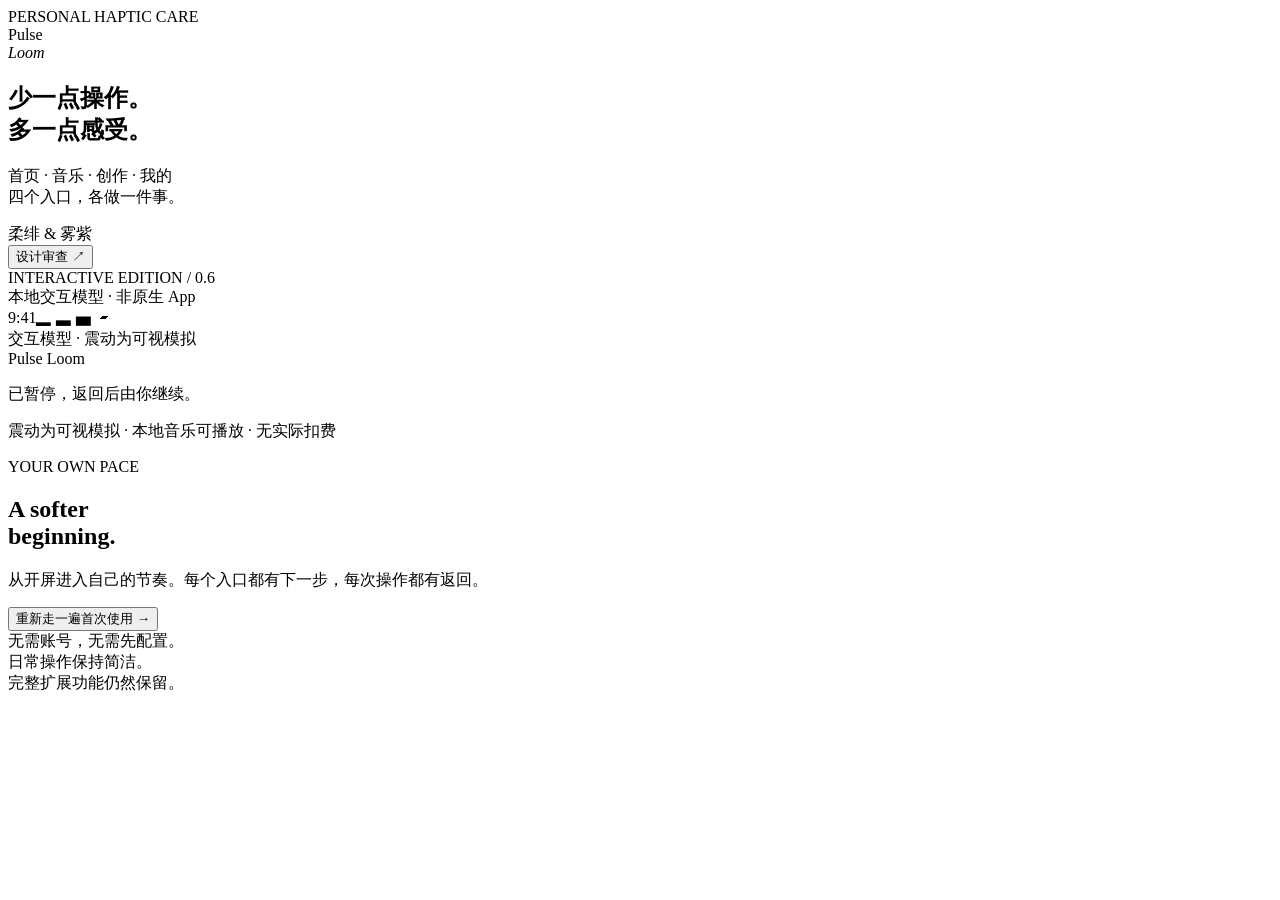
<file: Reference/v0.6/source/shell.html>
<!doctype html>
<html lang="zh-CN"><head><meta charset="utf-8"><meta name="viewport" content="width=device-width,initial-scale=1,viewport-fit=cover"><meta name="color-scheme" content="light dark"><meta name="theme-color" content="#fcf7f3"><script>/* Pre-paint preference only. Existing local preferences are preserved. */(()=>{try{const s=JSON.parse(localStorage.getItem("pulse_loom_full_v06")||"{}"),m=["auto","light","dark"].includes(s.appearance)?s.appearance:"auto",d=m==="dark"||(m==="auto"&&matchMedia("(prefers-color-scheme: dark)").matches);document.documentElement.dataset.appearance=d?"dark":"light";}catch(e){document.documentElement.dataset.appearance=matchMedia("(prefers-color-scheme: dark)").matches?"dark":"light";}})();</script><meta name="description" content="Pulse Loom 触律全场景交互原型：启动、首页、节奏、音乐同步、编辑、录制、主题、组合会话、遥控模拟与隐私。无需安装，无实际支付或马达输出。"><title>Pulse Loom · 全场景交互原型 v0.6 · 简明交互</title><style>/*CSS*/</style></head>
<body>
<div class="workspace">
<aside class="editorial"><div class="eyebrow">PERSONAL HAPTIC CARE</div><div class="wordmark">Pulse<br><em>Loom</em><span class="hairline"></span></div><h2>少一点操作。<br>多一点感受。</h2><p>首页 · 音乐 · 创作 · 我的<br>四个入口，各做一件事。</p><div class="side-themes" id="sideThemes"></div><div class="side-caption">柔绯 & 雾紫</div><div class="side-appearance"><div id="sideAppearance"></div></div><button class="side-review" data-action="nav" data-value="review">设计审查 <span>↗</span></button><div class="side-foot">INTERACTIVE EDITION / 0.6<br>本地交互模型 · 非原生 App</div></aside>
<main class="stage"><div class="device" id="device"><div class="statusbar" aria-hidden="true"><span>9:41</span><span class="island"></span><span>▂ ▃ ▅ &nbsp;▰</span></div><div id="app" tabindex="-1"></div><div id="hapticDock" hidden></div><div id="mini"></div><nav id="tabs" aria-label="主导航"></nav><div id="prototypeLabel" class="prototype-label">交互模型 · 震动为可视模拟</div><div id="modalRoot"></div><div class="toast" id="toast" role="status" aria-live="polite"></div><div class="privacy-shield" id="shield"><div class="wordmark">Pulse Loom</div><p>已暂停，返回后由你继续。</p></div></div><p class="stage-caption">震动为可视模拟 · 本地音乐可播放 · 无实际扣费</p></main>
<aside class="scene-note"><div class="eyebrow">YOUR OWN PACE</div><h2 id="sceneTitle">A softer<br>beginning.</h2><div class="note-rule"></div><p id="sceneDesc">从开屏进入自己的节奏。每个入口都有下一步，每次操作都有返回。</p><div class="scene-path" id="scenePath"></div><button class="quiet-link" data-action="restart">重新走一遍首次使用 →</button><div class="side-foot">无需账号，无需先配置。<br>日常操作保持简洁。<br>完整扩展功能仍然保留。</div></aside>
</div>
<input hidden type="file" id="audioFile" accept="audio/*,.mp3,.wav,.m4a,.aac,.ogg"><input hidden type="file" id="patternFile" accept=".json,application/json"><input hidden type="file" id="backupFile" accept=".json,application/json"><script>/*JS*/</script></body></html>
</file>
